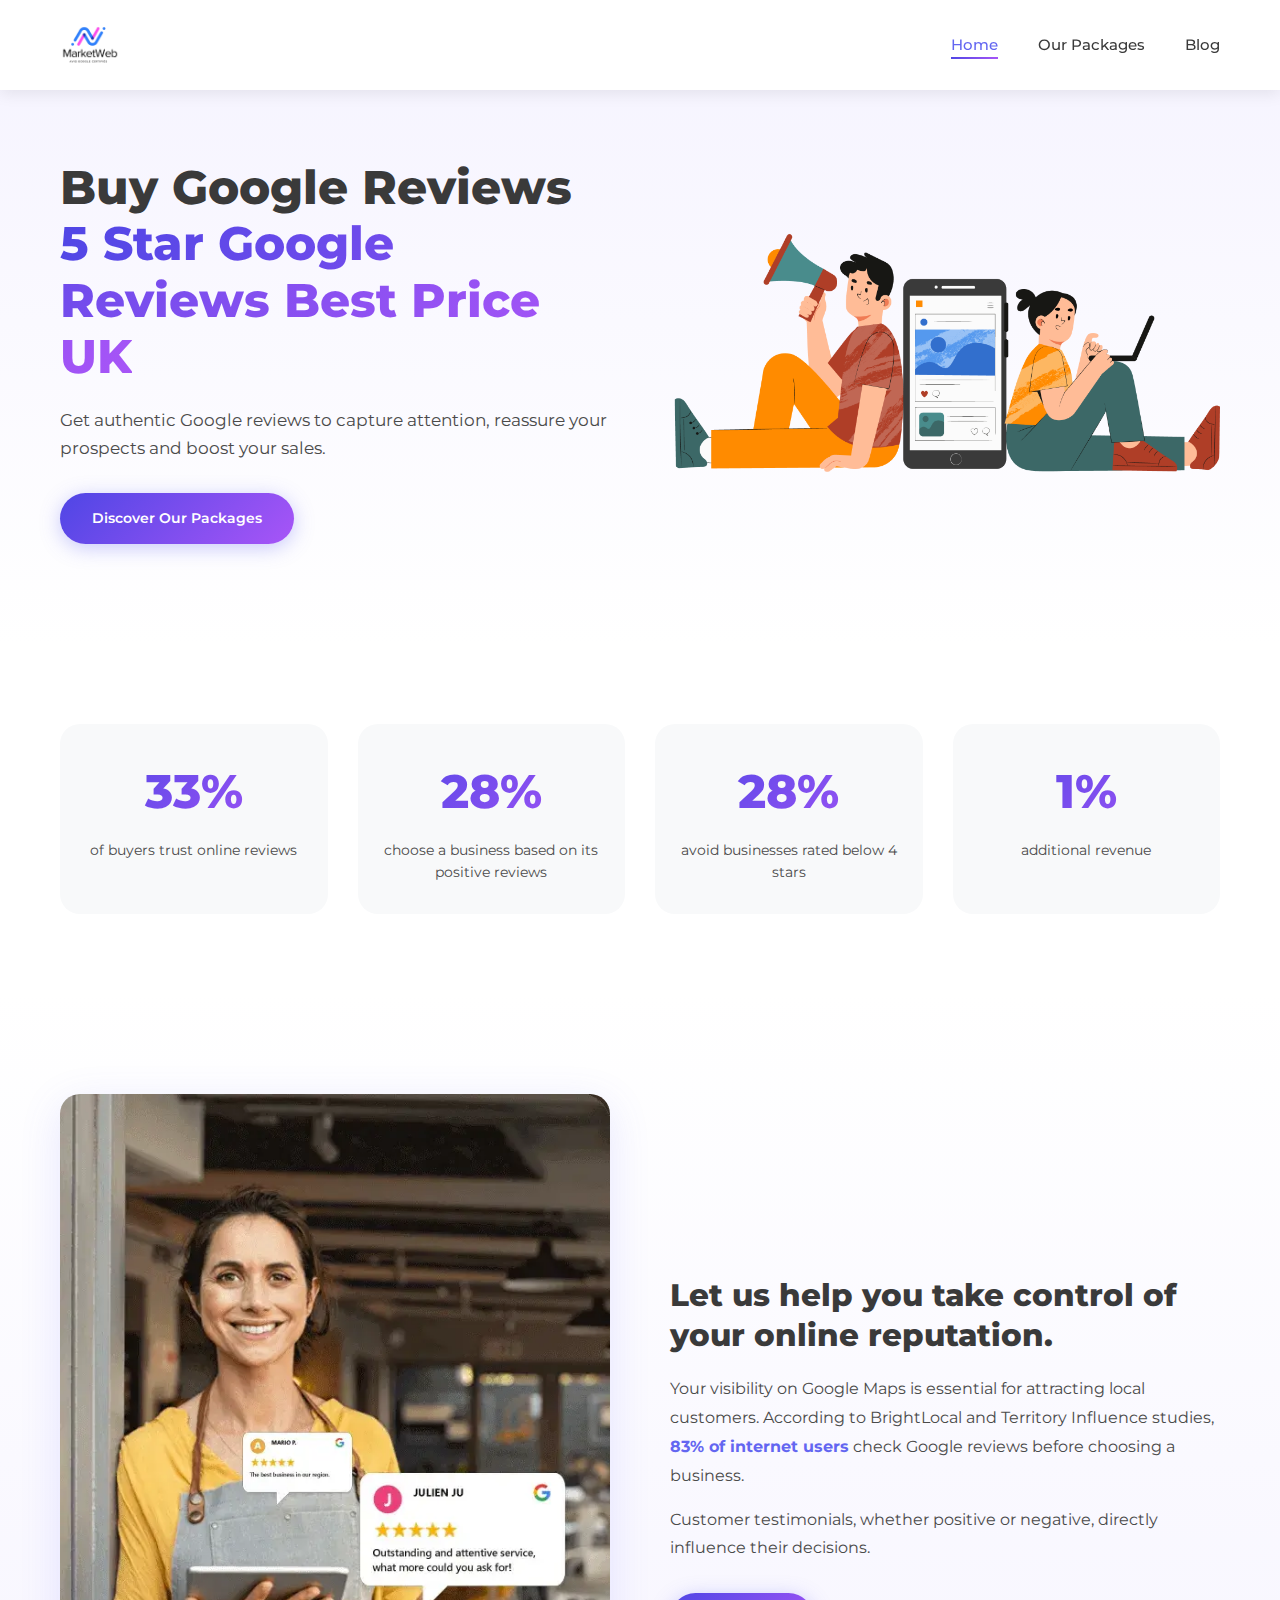
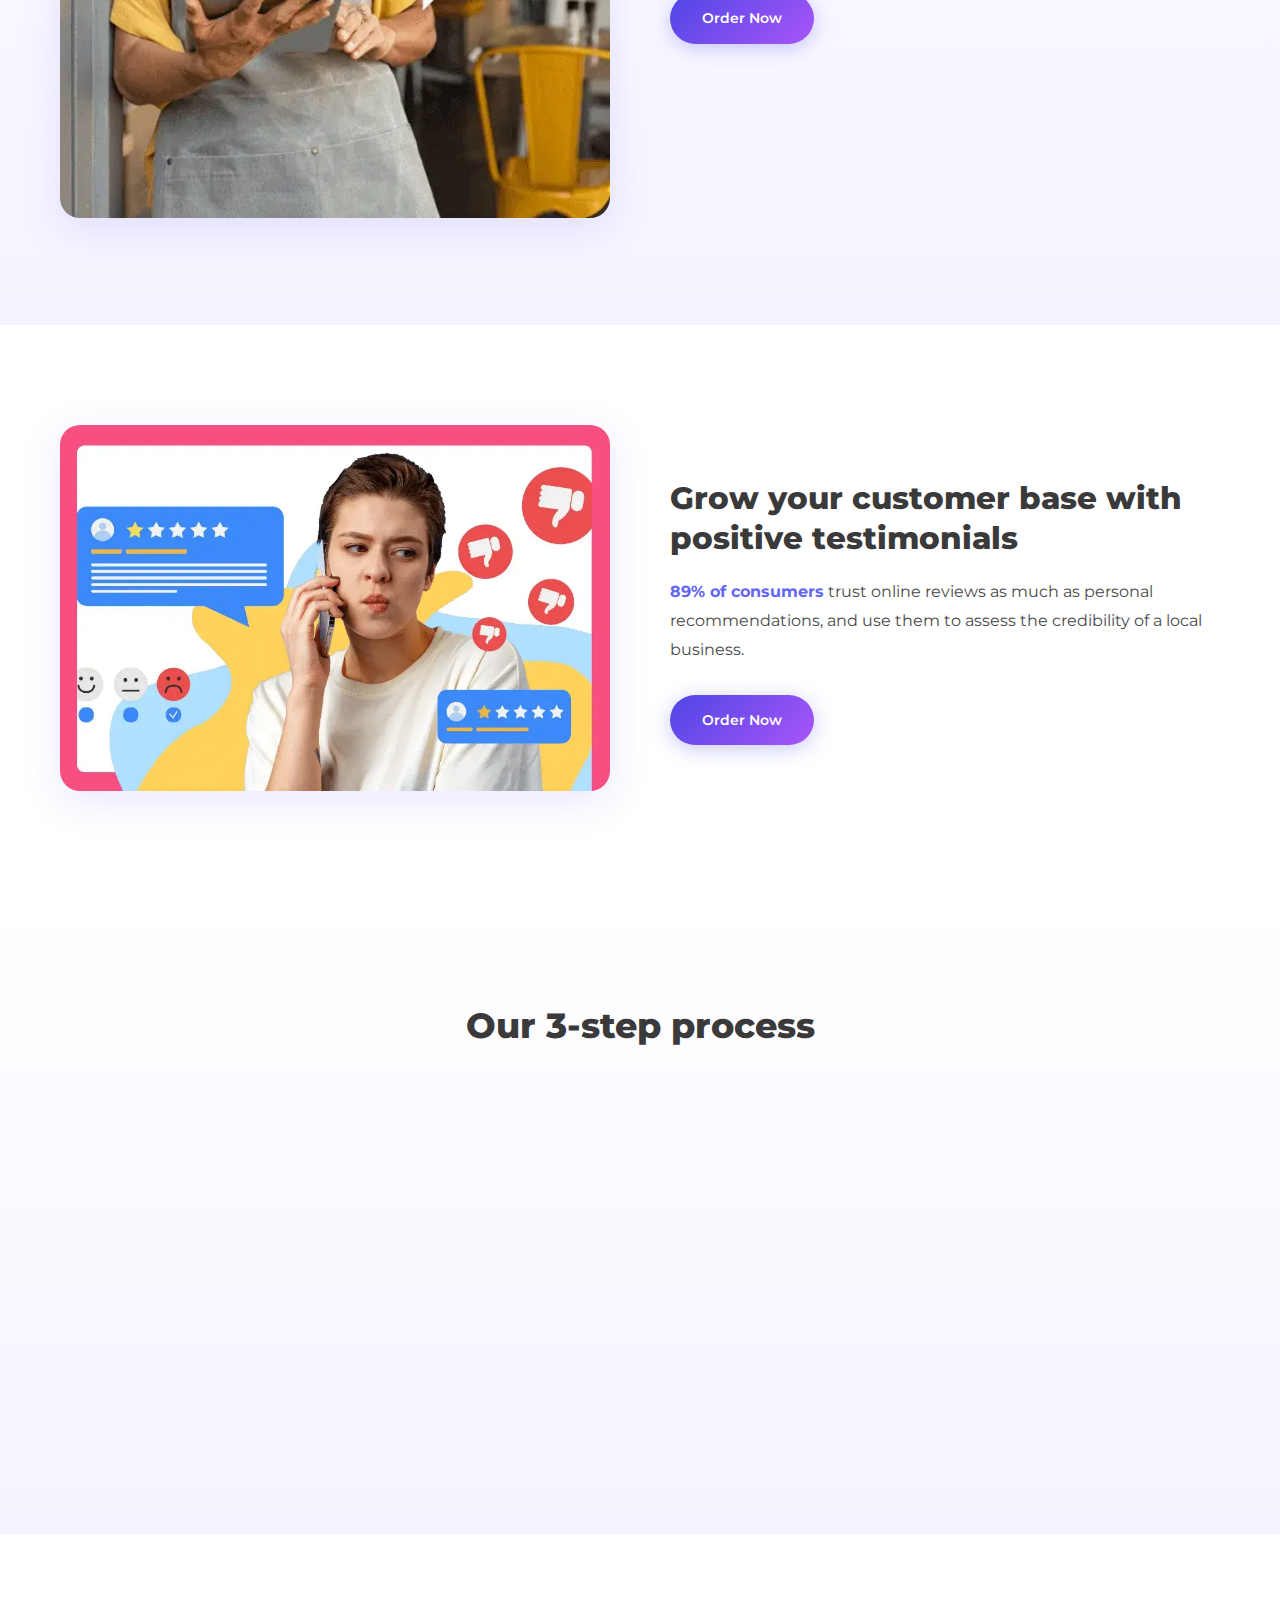
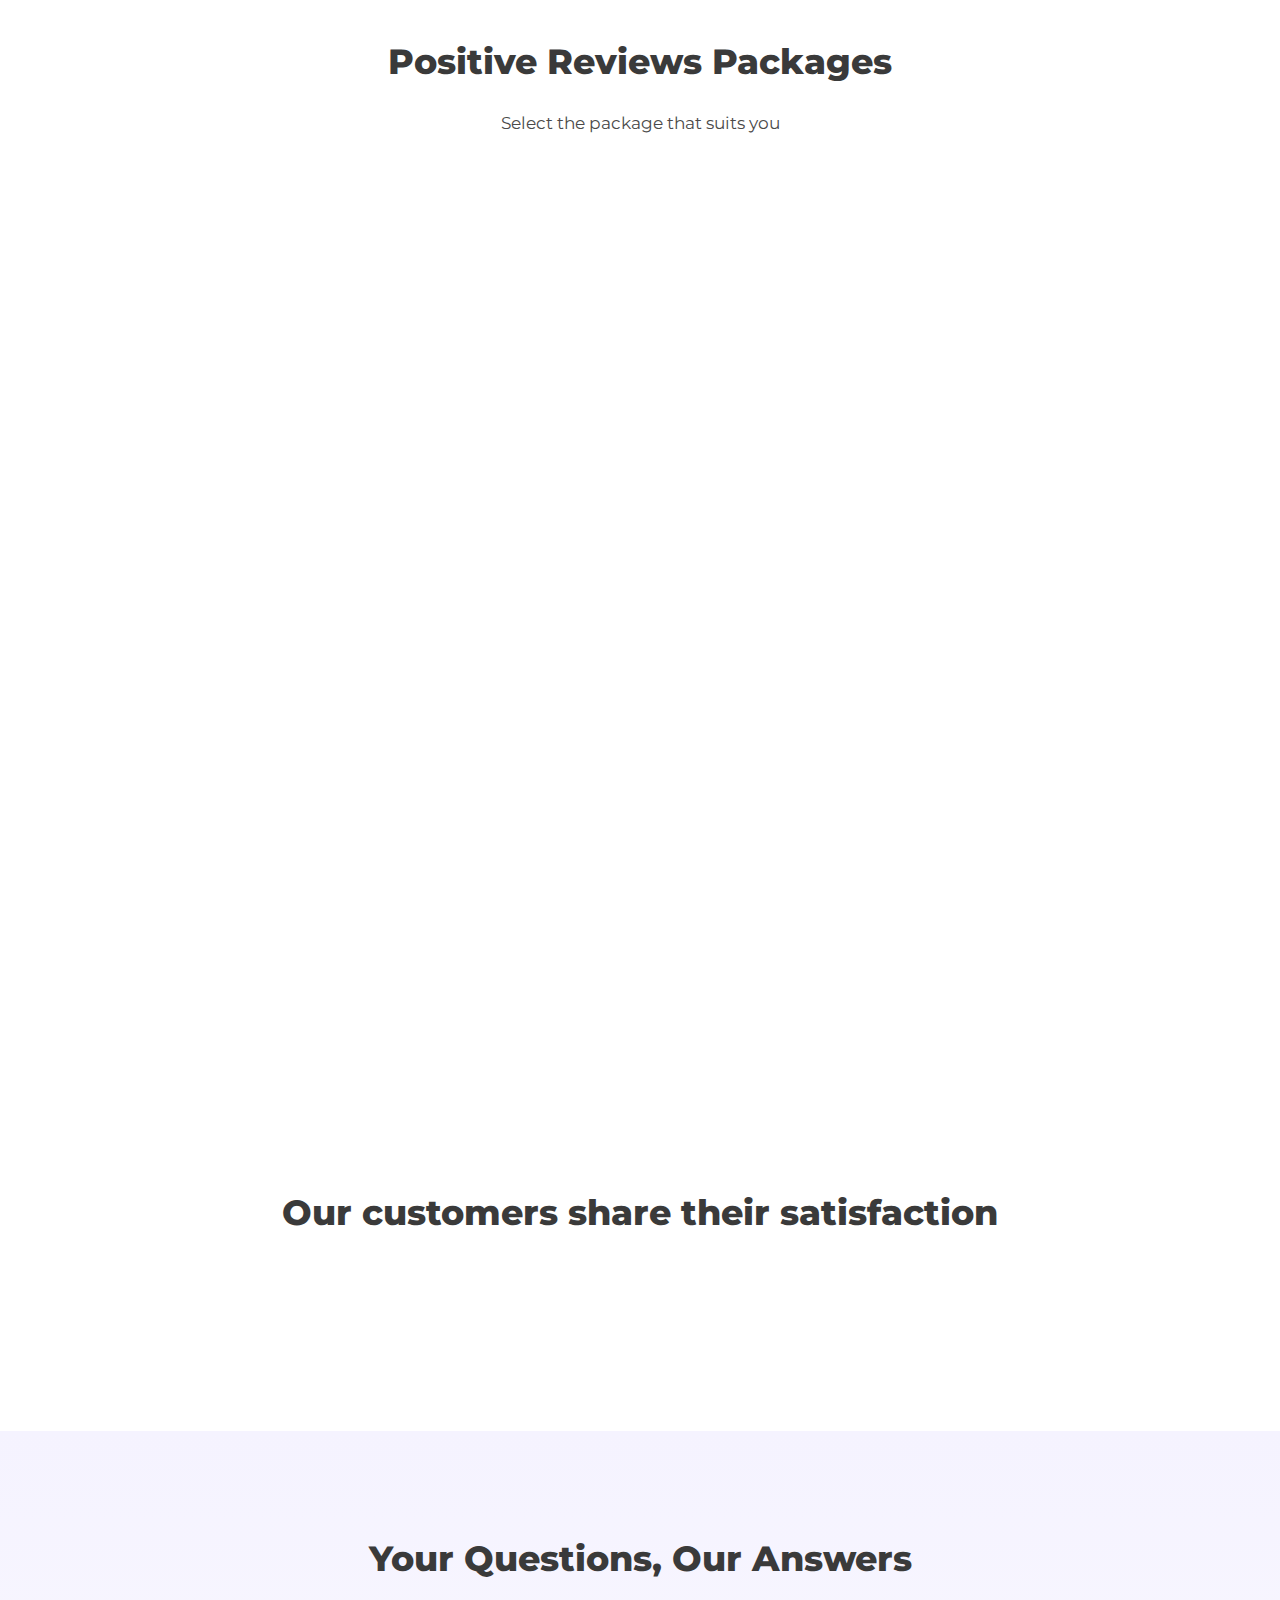
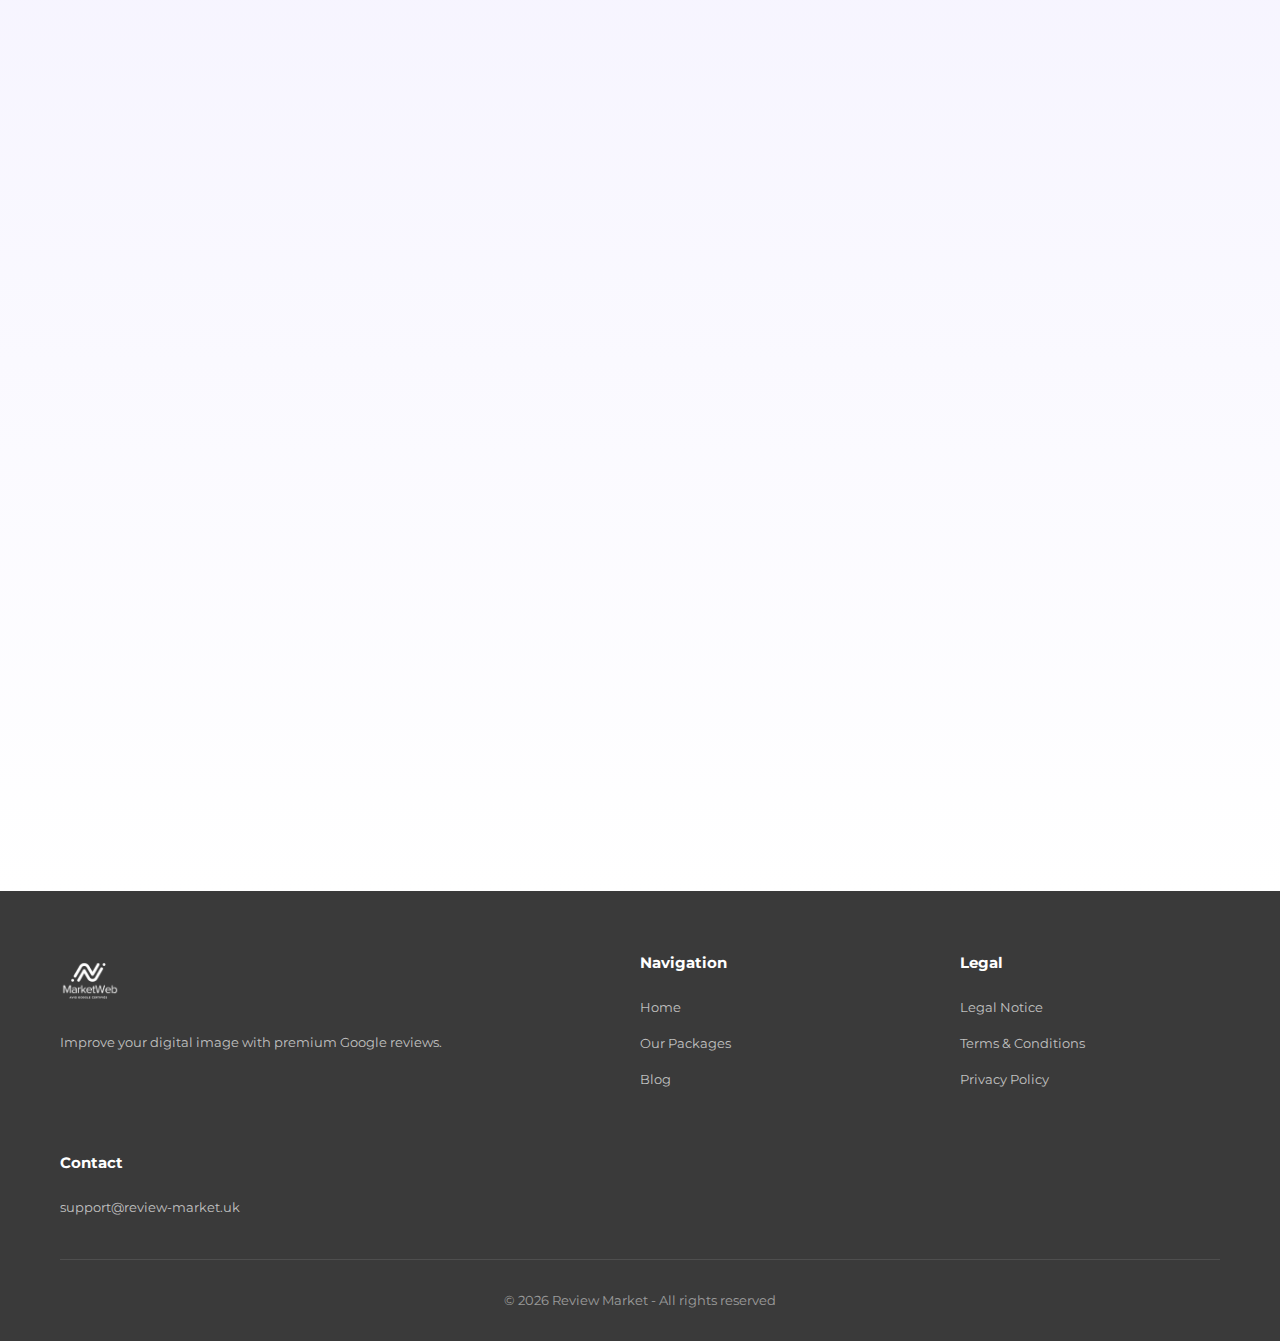
<file: index.html>
<!DOCTYPE html>
<html lang="en">
<head>
    <meta charset="UTF-8">
    <meta name="viewport" content="width=device-width, initial-scale=1.0">
    <meta name="robots" content="index, follow">
    <title>Buy Google Reviews - Google Reviews Best Price UK</title>
    <meta name="description" content="Buy Google reviews 5 stars to boost your reputation. Authentic reviews, lifetime guarantee, gradual delivery. Starting from £79.">
    <link rel="canonical" href="https://review-market.uk"/>
    <link rel="alternate" hreflang="en-GB" href="https://review-market.uk/"/>
    <link rel="alternate" hreflang="x-default" href="https://review-market.uk/"/>
    <meta name="geo.region" content="GB">
    <meta name="geo.placename" content="London, United Kingdom">
    <meta name="geo.position" content="51.5074;-0.1278">
    <meta name="ICBM" content="51.5074, -0.1278">
    <meta property="og:type" content="website">
    <meta property="og:url" content="https://review-market.uk/">
    <meta property="og:title" content="Buy Google Reviews - 5 Star Google Reviews Best Price UK">
    <meta property="og:description" content="Buy Google reviews 5 stars to boost your reputation. Authentic reviews, lifetime guarantee, gradual delivery.">
    <meta property="og:image" content="https://review-market.uk/logo.png">
    <meta property="og:locale" content="en_GB">
    <meta property="og:site_name" content="Review Market">
    <link rel="preconnect" href="https://fonts.googleapis.com">
    <link rel="preconnect" href="https://fonts.gstatic.com" crossorigin>
    <link href="https://fonts.googleapis.com/css2?family=Montserrat:wght@400;500;600;700;800&display=swap" rel="stylesheet">
    <link rel="stylesheet" href="styles.css">
    <link rel="icon" type="image/x-icon" href="/favicon.ico">
    <link rel="shortcut icon" href="/favicon.ico">
    <link rel="apple-touch-icon" type="image/png" sizes="96x96" href="./logo/apple-icon-96x96.png">
    <link rel="icon" type="image/png" sizes="32x32" href="./logo/android-icon-32x32.png">
    <link rel="icon" type="image/png" sizes="96x96" href="./logo/android-icon-96x96.png">
    <meta name="msapplication-TileColor" content="#ffffff">
    <meta name="msapplication-TileImage" content="./logo/ms-icon-96x96.png">
    <script type="application/ld+json">
    {
        "@context": "https://schema.org",
        "@type": "Organization",
        "name": "Review Market",
        "url": "https://review-market.uk/",
        "logo": "https://review-market.uk/logo.png",
        "description": "Buy Google reviews service to improve your online reputation",
        "contactPoint": {
            "@type": "ContactPoint",
            "email": "support@review-market.uk",
            "contactType": "Customer Service",
            "availableLanguage": "English"
        }
    }
    </script>
    <script type="application/ld+json">
    {
        "@context": "https://schema.org",
        "@type": "LocalBusiness",
        "name": "Review Market",
        "url": "https://review-market.uk/",
        "logo": "https://review-market.uk/logo.png",
        "image": "https://review-market.uk/logo.png",
        "description": "Buy Google reviews to boost your online reputation. Authentic reviews, lifetime guarantee, gradual delivery.",
        "email": "support@review-market.uk",
        "address": {
            "@type": "PostalAddress",
            "addressLocality": "London",
            "addressRegion": "England",
            "addressCountry": "GB"
        },
        "geo": {
            "@type": "GeoCoordinates",
            "latitude": "51.5074",
            "longitude": "-0.1278"
        },
        "areaServed": [
            {
                "@type": "Country",
                "name": "United Kingdom"
            },
            {
                "@type": "City",
                "name": "London"
            },
            {
                "@type": "City",
                "name": "Manchester"
            },
            {
                "@type": "City",
                "name": "Birmingham"
            },
            {
                "@type": "City",
                "name": "Leeds"
            },
            {
                "@type": "City",
                "name": "Glasgow"
            },
            {
                "@type": "City",
                "name": "Liverpool"
            },
            {
                "@type": "City",
                "name": "Edinburgh"
            }
        ],
        "priceRange": "££",
        "openingHoursSpecification": {
            "@type": "OpeningHoursSpecification",
            "dayOfWeek": ["Monday", "Tuesday", "Wednesday", "Thursday", "Friday", "Saturday", "Sunday"],
            "opens": "00:00",
            "closes": "23:59"
        }
    }
    </script>
    <script type="application/ld+json">
    {
        "@context": "https://schema.org",
        "@type": "WebSite",
        "name": "Review Market",
        "url": "https://review-market.uk/",
        "potentialAction": {
            "@type": "SearchAction",
            "target": "https://review-market.uk/?s={search_term_string}",
            "query-input": "required name=search_term_string"
        }
    }
    </script>
    <script type="application/ld+json">
    {
        "@context": "https://schema.org",
        "@type": "FAQPage",
        "mainEntity": [
            {
                "@type": "Question",
                "name": "Why are Google reviews important?",
                "acceptedAnswer": {
                    "@type": "Answer",
                    "text": "Google reviews boost your local presence, reassure potential customers and improve your conversion rate. Whether you're based in London, Manchester, Birmingham, Leeds, Glasgow or Edinburgh, a large number of positive reviews naturally generates more leads across the UK."
                }
            },
            {
                "@type": "Question",
                "name": "What impact do reviews have on local SEO?",
                "acceptedAnswer": {
                    "@type": "Answer",
                    "text": "Google's algorithm analyses the volume and quality of your reviews to determine your ranking. Numerous positive reviews propel you to the top of local results and on Google Maps across the United Kingdom."
                }
            },
            {
                "@type": "Question",
                "name": "Are the reviews posted gradually?",
                "acceptedAnswer": {
                    "@type": "Answer",
                    "text": "Absolutely, we publish 1 to 2 reviews daily to ensure an authentic appearance and prevent any risk of flagging. This gradual approach protects your Google listing."
                }
            },
            {
                "@type": "Question",
                "name": "Do you offer a guarantee?",
                "acceptedAnswer": {
                    "@type": "Answer",
                    "text": "We guarantee all our reviews for life. If a review is removed, we replace it free of charge with no time limit."
                }
            },
            {
                "@type": "Question",
                "name": "How do I buy Google reviews?",
                "acceptedAnswer": {
                    "@type": "Answer",
                    "text": "It's simple: choose your package, complete the secure payment, then our team contacts you via WhatsApp to personalise your reviews. The reviews are then published gradually on your Google listing."
                }
            },
            {
                "@type": "Question",
                "name": "Are the reviews written by genuine UK accounts?",
                "acceptedAnswer": {
                    "@type": "Answer",
                    "text": "Yes, all our reviews come from genuine UK Google accounts with UK names. The profiles are well-established and verified to ensure maximum credibility."
                }
            },
            {
                "@type": "Question",
                "name": "How much does it cost to buy Google reviews?",
                "acceptedAnswer": {
                    "@type": "Answer",
                    "text": "Our prices start from £79 for 25 positive reviews (+ 5 free). The more you order, the better the price per review. All our packages include a lifetime guarantee."
                }
            },
            {
                "@type": "Question",
                "name": "Can I provide my own text for the reviews?",
                "acceptedAnswer": {
                    "@type": "Answer",
                    "text": "Absolutely! You can provide your own text and even your own images. Our team can also write personalised reviews tailored to your industry."
                }
            }
        ]
    }
    </script>
    <script type="application/ld+json">
    {
        "@context": "https://schema.org",
        "@type": "ItemList",
        "itemListElement": [
            {
                "@type": "Product",
                "position": 1,
                "name": "Pack 25 Positive Google Reviews",
                "description": "25 five-star Google reviews + 5 free. UK accounts, personalised text, lifetime guarantee.",
                "image": "https://review-market.uk/google-reviews.png",
                "brand": {
                    "@type": "Organization",
                    "name": "Review Market"
                },
                "aggregateRating": {
                    "@type": "AggregateRating",
                    "ratingValue": "4.9",
                    "reviewCount": "187",
                    "bestRating": "5",
                    "worstRating": "1"
                },
                "review": [
                    {
                        "@type": "Review",
                        "author": { "@type": "Person", "name": "James T." },
                        "datePublished": "2025-11-18",
                        "reviewBody": "Excellent service, reviews appeared gradually and looked completely natural. Very satisfied with the result.",
                        "reviewRating": { "@type": "Rating", "ratingValue": "5", "bestRating": "5" }
                    },
                    {
                        "@type": "Review",
                        "author": { "@type": "Person", "name": "Sophie M." },
                        "datePublished": "2025-12-02",
                        "reviewBody": "Quick and professional. My Google listing now has great visibility. Highly recommend.",
                        "reviewRating": { "@type": "Rating", "ratingValue": "5", "bestRating": "5" }
                    }
                ],
                "offers": {
                    "@type": "Offer",
                    "price": "79",
                    "priceCurrency": "GBP",
                    "priceValidUntil": "2026-12-31",
                    "availability": "https://schema.org/InStock",
                    "url": "https://review-market.uk/#offres",
                    "seller": {
                        "@type": "Organization",
                        "name": "Review Market",
                        "address": {
                            "@type": "PostalAddress",
                            "streetAddress": "47 Church Street",
                            "addressLocality": "Manchester",
                            "addressRegion": "Greater Manchester",
                            "postalCode": "M4 1PE",
                            "addressCountry": "GB"
                        }
                    },
                    "shippingDetails": {
                        "@type": "OfferShippingDetails",
                        "shippingRate": {
                            "@type": "MonetaryAmount",
                            "value": "0",
                            "currency": "GBP"
                        },
                        "shippingDestination": {
                            "@type": "DefinedRegion",
                            "addressCountry": "GB"
                        },
                        "deliveryTime": {
                            "@type": "ShippingDeliveryTime",
                            "handlingTime": {
                                "@type": "QuantitativeValue",
                                "minValue": 1,
                                "maxValue": 3,
                                "unitCode": "DAY"
                            },
                            "transitTime": {
                                "@type": "QuantitativeValue",
                                "minValue": 1,
                                "maxValue": 14,
                                "unitCode": "DAY"
                            }
                        }
                    },
                    "hasMerchantReturnPolicy": {
                        "@type": "MerchantReturnPolicy",
                        "applicableCountry": "GB",
                        "returnPolicyCategory": "https://schema.org/MerchantReturnNotPermitted"
                    }
                }
            },
            {
                "@type": "Product",
                "position": 2,
                "name": "Pack 50 Positive Google Reviews",
                "description": "50 five-star Google reviews + 10 free. UK accounts, personalised text, lifetime guarantee.",
                "image": "https://review-market.uk/google-reviews.png",
                "brand": {
                    "@type": "Organization",
                    "name": "Review Market"
                },
                "aggregateRating": {
                    "@type": "AggregateRating",
                    "ratingValue": "4.8",
                    "reviewCount": "234",
                    "bestRating": "5",
                    "worstRating": "1"
                },
                "review": [
                    {
                        "@type": "Review",
                        "author": { "@type": "Person", "name": "Oliver W." },
                        "datePublished": "2025-10-25",
                        "reviewBody": "Great value for 50 reviews. The team was responsive and delivery was smooth. My business profile looks much stronger now.",
                        "reviewRating": { "@type": "Rating", "ratingValue": "5", "bestRating": "5" }
                    },
                    {
                        "@type": "Review",
                        "author": { "@type": "Person", "name": "Emily R." },
                        "datePublished": "2025-11-30",
                        "reviewBody": "Second time ordering. Consistent quality and the reviews look authentic. Would recommend to any business owner.",
                        "reviewRating": { "@type": "Rating", "ratingValue": "5", "bestRating": "5" }
                    }
                ],
                "offers": {
                    "@type": "Offer",
                    "price": "139",
                    "priceCurrency": "GBP",
                    "priceValidUntil": "2026-12-31",
                    "availability": "https://schema.org/InStock",
                    "url": "https://review-market.uk/#offres",
                    "seller": {
                        "@type": "Organization",
                        "name": "Review Market",
                        "address": {
                            "@type": "PostalAddress",
                            "streetAddress": "47 Church Street",
                            "addressLocality": "Manchester",
                            "addressRegion": "Greater Manchester",
                            "postalCode": "M4 1PE",
                            "addressCountry": "GB"
                        }
                    },
                    "shippingDetails": {
                        "@type": "OfferShippingDetails",
                        "shippingRate": {
                            "@type": "MonetaryAmount",
                            "value": "0",
                            "currency": "GBP"
                        },
                        "shippingDestination": {
                            "@type": "DefinedRegion",
                            "addressCountry": "GB"
                        },
                        "deliveryTime": {
                            "@type": "ShippingDeliveryTime",
                            "handlingTime": {
                                "@type": "QuantitativeValue",
                                "minValue": 1,
                                "maxValue": 3,
                                "unitCode": "DAY"
                            },
                            "transitTime": {
                                "@type": "QuantitativeValue",
                                "minValue": 1,
                                "maxValue": 14,
                                "unitCode": "DAY"
                            }
                        }
                    },
                    "hasMerchantReturnPolicy": {
                        "@type": "MerchantReturnPolicy",
                        "applicableCountry": "GB",
                        "returnPolicyCategory": "https://schema.org/MerchantReturnNotPermitted"
                    }
                }
            },
            {
                "@type": "Product",
                "position": 3,
                "name": "Pack 100 Positive Google Reviews",
                "description": "100 five-star Google reviews + 20 free. UK accounts, personalised text, lifetime guarantee.",
                "image": "https://review-market.uk/google-reviews.png",
                "brand": {
                    "@type": "Organization",
                    "name": "Review Market"
                },
                "aggregateRating": {
                    "@type": "AggregateRating",
                    "ratingValue": "4.9",
                    "reviewCount": "312",
                    "bestRating": "5",
                    "worstRating": "1"
                },
                "review": [
                    {
                        "@type": "Review",
                        "author": { "@type": "Person", "name": "Daniel K." },
                        "datePublished": "2025-12-10",
                        "reviewBody": "Best investment for my restaurant. 100 reviews made a huge difference in our Google Maps ranking. Customers keep coming in.",
                        "reviewRating": { "@type": "Rating", "ratingValue": "5", "bestRating": "5" }
                    },
                    {
                        "@type": "Review",
                        "author": { "@type": "Person", "name": "Charlotte B." },
                        "datePublished": "2026-01-05",
                        "reviewBody": "Fantastic service from start to finish. The WhatsApp support was very helpful and reviews were delivered on schedule.",
                        "reviewRating": { "@type": "Rating", "ratingValue": "5", "bestRating": "5" }
                    }
                ],
                "offers": {
                    "@type": "Offer",
                    "price": "239",
                    "priceCurrency": "GBP",
                    "priceValidUntil": "2026-12-31",
                    "availability": "https://schema.org/InStock",
                    "url": "https://review-market.uk/#offres",
                    "seller": {
                        "@type": "Organization",
                        "name": "Review Market",
                        "address": {
                            "@type": "PostalAddress",
                            "streetAddress": "47 Church Street",
                            "addressLocality": "Manchester",
                            "addressRegion": "Greater Manchester",
                            "postalCode": "M4 1PE",
                            "addressCountry": "GB"
                        }
                    },
                    "shippingDetails": {
                        "@type": "OfferShippingDetails",
                        "shippingRate": {
                            "@type": "MonetaryAmount",
                            "value": "0",
                            "currency": "GBP"
                        },
                        "shippingDestination": {
                            "@type": "DefinedRegion",
                            "addressCountry": "GB"
                        },
                        "deliveryTime": {
                            "@type": "ShippingDeliveryTime",
                            "handlingTime": {
                                "@type": "QuantitativeValue",
                                "minValue": 1,
                                "maxValue": 3,
                                "unitCode": "DAY"
                            },
                            "transitTime": {
                                "@type": "QuantitativeValue",
                                "minValue": 1,
                                "maxValue": 14,
                                "unitCode": "DAY"
                            }
                        }
                    },
                    "hasMerchantReturnPolicy": {
                        "@type": "MerchantReturnPolicy",
                        "applicableCountry": "GB",
                        "returnPolicyCategory": "https://schema.org/MerchantReturnNotPermitted"
                    }
                }
            }
        ]
    }
    </script>
</head>
<body>
    <header class="header">
        <div class="container">
            <a href="https://review-market.uk" class="logo">
                <img src="logo.png" alt="buy google reviews" title="buy google reviews" class="logo-img">
            </a>
            <nav class="nav">
                <ul class="nav-list">
                    <li><a href="https://review-market.uk" class="nav-link active">Home</a></li>
                    <li><a href="#offres" class="nav-link">Our Packages</a></li>
                    <li><a href="https://review-market.uk/blog/" class="nav-link">Blog</a></li>
                </ul>
            </nav>
            <button class="menu-toggle" aria-label="Menu">
                <span></span>
                <span></span>
                <span></span>
            </button>
        </div>
    </header>

    <section id="accueil" class="hero">
        <div class="container">
            <div class="hero-content">
                <h1>Buy Google Reviews<br><span class="highlight">5 Star Google Reviews Best Price UK</span></h1>
                <p class="hero-subtitle">Get authentic Google reviews to capture attention, reassure your prospects and boost your sales.</p>
                <a href="#offres" class="btn btn-primary" title="buy google reviews UK">Discover Our Packages</a>
            </div>
            <div class="hero-image">
                <img src="buy-google-reviews-uk.png" alt="buy google reviews UK" title="buy google reviews UK" class="hero-img" loading="eager">
            </div>
        </div>
    </section>

    <section class="stats">
        <div class="container">
            <div class="stat-card">
                <div class="stat-number">89%</div>
                <p>of buyers trust online reviews</p>
            </div>
            <div class="stat-card">
                <div class="stat-number">75%</div>
                <p>choose a business based on its positive reviews</p>
            </div>
            <div class="stat-card">
                <div class="stat-number">75%</div>
                <p>avoid businesses rated below 4 stars</p>
            </div>
            <div class="stat-card">
                <div class="stat-number">+5 to 9%</div>
                <p>additional revenue</p>
            </div>
        </div>
    </section>

    <section class="credibility">
        <div class="container">
            <div class="credibility-image">
                <img src="google-reviews-reputation.webp" alt="buy google reviews best price" title="buy google reviews best price" class="credibility-img" loading="lazy">
            </div>
            <div class="credibility-content">
                <h2>Let us help you take control of your online reputation.</h2>
                <p>Your visibility on Google Maps is essential for attracting local customers. According to BrightLocal and Territory Influence studies, <strong>83% of internet users</strong> check Google reviews before choosing a business.</p>
                <p>Customer testimonials, whether positive or negative, directly influence their decisions.</p>
                <a href="#offres" class="btn btn-primary">Order Now</a>
            </div>
        </div>
    </section>

    <section class="credibility credibility-reverse">
        <div class="container">
            <div class="credibility-content">
                <h2>Grow your customer base with positive testimonials</h2>
                <p><strong>89% of consumers</strong> trust online reviews as much as personal recommendations, and use them to assess the credibility of a local business.</p>
                <a href="#offres" class="btn btn-primary" title="buy google reviews 5 stars">Order Now</a>
            </div>
            <div class="credibility-image">
                <img src="buy-google-reviews-online.webp" alt="buy 5 star google reviews" title="buy 5 star google reviews" class="credibility-img" loading="lazy">
            </div>
        </div>
    </section>

    <section class="how-it-works">
        <div class="container">
            <h2 class="section-title">Our 3-step process</h2>
            <div class="steps">
                <div class="step">
                    <div class="step-icon">
                        <span>1</span>
                    </div>
                    <h3>Choose your package</h3>
                    <p>Select the package that matches your reputation goals. Your order is processed immediately after payment confirmation.</p>
                </div>
                <div class="step">
                    <div class="step-icon">
                        <span>2</span>
                    </div>
                    <h3>WhatsApp consultation</h3>
                    <p>Our team contacts you to gather the details of your business. We then create personalised, credible reviews tailored to your industry.</p>
                </div>
                <div class="step">
                    <div class="step-icon">
                        <span>3</span>
                    </div>
                    <h3>Gradual publication</h3>
                    <p>Reviews appear gradually for a 100% natural effect. Your reputation, brand image and conversions improve day after day.</p>
                </div>
            </div>
        </div>
    </section>

    <section id="offres" class="pricing">
        <div class="container">
            <h2 class="section-title">Positive Reviews Packages</h2>
            <p class="section-subtitle">Select the package that suits you</p>
            <div class="pricing-cards">
                <div class="pricing-card">
                    <div class="pricing-header">
                        <h3>25 Positive Reviews</h3>
                        <div class="pricing-bonus">+ 5 free</div>
                    </div>
                    <div class="pricing-price">
                        <span class="price">£79</span>
                    </div>
                    <ul class="pricing-features">
                        <li><span class="check">✓</span> UK Accounts 🇬🇧</li>
                        <li><span class="check">✓</span> UK Names 🇬🇧</li>
                        <li><span class="check">✓</span> Personalised Text</li>
                        <li><span class="check">✓</span> Provide Your Own Text</li>
                        <li><span class="check">✓</span> Provide Your Own Images</li>
                        <li><span class="check">✓</span> Invoice</li>
                        <li><span class="check">✓</span> Lifetime Guarantee</li>
                        <li><span class="check">✓</span> 1 to 2 reviews/day</li>
                        <li><span class="check">✓</span> 24/7 Customer Support</li>
                    </ul>
                    <a href="https://buy.stripe.com/6oUeVc31x0aYdtEfEjabK0l" class="btn btn-outline" target="_blank" rel="noopener noreferrer">Order Now</a>
                </div>

                <div class="pricing-card featured">
                    <div class="pricing-badge">Popular</div>
                    <div class="pricing-header">
                        <h3>50 Positive Reviews</h3>
                        <div class="pricing-bonus">+ 10 free</div>
                    </div>
                    <div class="pricing-price">
                        <span class="price">£139</span>
                    </div>
                    <ul class="pricing-features">
                        <li><span class="check">✓</span> UK Accounts 🇬🇧</li>
                        <li><span class="check">✓</span> UK Names 🇬🇧</li>
                        <li><span class="check">✓</span> Personalised Text</li>
                        <li><span class="check">✓</span> Provide Your Own Text</li>
                        <li><span class="check">✓</span> Provide Your Own Images</li>
                        <li><span class="check">✓</span> Invoice</li>
                        <li><span class="check">✓</span> Lifetime Guarantee</li>
                        <li><span class="check">✓</span> 1 to 2 reviews/day</li>
                        <li><span class="check">✓</span> 24/7 Customer Support</li>
                    </ul>
                    <a href="https://buy.stripe.com/cNi8wO59F8HufBM1NtabK0k" class="btn btn-primary" title="buy google reviews best price" target="_blank" rel="noopener noreferrer">Order Now</a>
                </div>

                <div class="pricing-card">
                    <div class="pricing-header">
                        <h3>100 Positive Reviews</h3>
                        <div class="pricing-bonus">+ 20 free</div>
                    </div>
                    <div class="pricing-price">
                        <span class="price">£239</span>
                    </div>
                    <ul class="pricing-features">
                        <li><span class="check">✓</span> UK Accounts 🇬🇧</li>
                        <li><span class="check">✓</span> UK Names 🇬🇧</li>
                        <li><span class="check">✓</span> Personalised Text</li>
                        <li><span class="check">✓</span> Provide Your Own Text</li>
                        <li><span class="check">✓</span> Provide Your Own Images</li>
                        <li><span class="check">✓</span> Invoice</li>
                        <li><span class="check">✓</span> Lifetime Guarantee</li>
                        <li><span class="check">✓</span> 1 to 2 reviews/day</li>
                        <li><span class="check">✓</span> 24/7 Customer Support</li>
                    </ul>
                    <a href="https://buy.stripe.com/14AcN4by3e1OfBMeAfabK0j" title="buy google reviews UK" class="btn btn-outline" target="_blank" rel="noopener noreferrer">Order Now</a>
                </div>
            </div>
        </div>
    </section>

    <section class="testimonials">
        <div class="container">
            <h2 class="section-title">Our customers share their satisfaction</h2>
            <div class="testimonials-grid">
                <div class="testimonial-card">
                    <img src="google-reviews-testimonial-1.webp" alt="buy google reviews for my business" title="buy google reviews for my business" class="testimonial-img" loading="lazy">
                </div>
                <div class="testimonial-card">
                    <img src="google-reviews-testimonial-2.webp" alt="buy google reviews UK" title="buy google reviews UK" class="testimonial-img" loading="lazy">
                </div>
                <div class="testimonial-card">
                    <img src="google-reviews-testimonial-3.webp" alt="buy positive google reviews" title="buy positive google reviews" class="testimonial-img" loading="lazy">
                </div>
                <div class="testimonial-card">
                    <img src="google-reviews-testimonial-4.webp" alt="buy google reviews" title="buy google reviews" class="testimonial-img" loading="lazy">
                </div>
                <div class="testimonial-card">
                    <img src="google-reviews-testimonial-5.webp" alt="buy 5 star google reviews" title="buy 5 star google reviews" class="testimonial-img" loading="lazy">
                </div>
            </div>
        </div>
    </section>

    <section class="faq">
        <div class="container">
            <h2 class="section-title">Your Questions, Our Answers</h2>
            <div class="faq-list">
                <div class="faq-item">
                    <button class="faq-question">
                        <span>Why are Google reviews important?</span>
                        <span class="faq-icon">+</span>
                    </button>
                    <div class="faq-answer">
                        <p>Google reviews boost your local presence, reassure potential customers and improve your conversion rate. Whether you're based in London, Manchester, Birmingham, Leeds, Glasgow or Edinburgh, a large number of positive reviews naturally generates more leads across the UK.</p>
                    </div>
                </div>
                <div class="faq-item">
                    <button class="faq-question">
                        <span>What impact do reviews have on local SEO?</span>
                        <span class="faq-icon">+</span>
                    </button>
                    <div class="faq-answer">
                        <p>Google's algorithm analyses the volume and quality of your reviews to determine your ranking. Numerous positive reviews propel you to the top of local results and on Google Maps across the United Kingdom.</p>
                    </div>
                </div>
                <div class="faq-item">
                    <button class="faq-question">
                        <span>Are the reviews posted gradually?</span>
                        <span class="faq-icon">+</span>
                    </button>
                    <div class="faq-answer">
                        <p>Absolutely, we publish 1 to 2 reviews daily to ensure an authentic appearance and prevent any risk of flagging. This gradual approach protects your Google listing.</p>
                    </div>
                </div>
                <div class="faq-item">
                    <button class="faq-question">
                        <span>Do you offer a guarantee?</span>
                        <span class="faq-icon">+</span>
                    </button>
                    <div class="faq-answer">
                        <p>We guarantee all our reviews for life. If a review is removed, we replace it free of charge with no time limit.</p>
                    </div>
                </div>
                <div class="faq-item">
                    <button class="faq-question">
                        <span>How do I buy Google reviews?</span>
                        <span class="faq-icon">+</span>
                    </button>
                    <div class="faq-answer">
                        <p>It's simple: choose your package, complete the secure payment, then our team contacts you via WhatsApp to personalise your reviews. The reviews are then published gradually on your Google listing.</p>
                    </div>
                </div>
                <div class="faq-item">
                    <button class="faq-question">
                        <span>Are the reviews written by genuine UK accounts?</span>
                        <span class="faq-icon">+</span>
                    </button>
                    <div class="faq-answer">
                        <p>Yes, all our reviews come from genuine UK Google accounts with UK names. The profiles are well-established and verified to ensure maximum credibility.</p>
                    </div>
                </div>
                <div class="faq-item">
                    <button class="faq-question">
                        <span>How much does it cost to buy Google reviews?</span>
                        <span class="faq-icon">+</span>
                    </button>
                    <div class="faq-answer">
                        <p>Our prices start from £79 for 25 positive reviews (+ 5 free). The more you order, the better the price per review. All our packages include a lifetime guarantee.</p>
                    </div>
                </div>
                <div class="faq-item">
                    <button class="faq-question">
                        <span>Can I provide my own text for the reviews?</span>
                        <span class="faq-icon">+</span>
                    </button>
                    <div class="faq-answer">
                        <p>Absolutely! You can provide your own text and even your own images. Our team can also write personalised reviews tailored to your industry.</p>
                    </div>
                </div>
            </div>
        </div>
    </section>

    <footer class="footer">
        <div class="container">
            <div class="footer-content">
                <div class="footer-brand">
                                <a href="https://review-market.uk" class="logo">
                        <img src="logo.png" alt="buy google reviews for business" title="buy google reviews for business" class="logo-img">
                    </a>
                    <p>Improve your digital image with premium Google reviews.</p>
                </div>
                <div class="footer-links">
                    <h4>Navigation</h4>
                    <ul>
                        <li><a href="https://review-market.uk">Home</a></li>
                        <li><a href="#offres">Our Packages</a></li>
                        <li><a href="https://review-market.uk/blog/">Blog</a></li>
                    </ul>
                </div>
                <div class="footer-links">
                    <h4>Legal</h4>
                    <ul>
                        <li><a href="#">Legal Notice</a></li>
                        <li><a href="#">Terms & Conditions</a></li>
                        <li><a href="#">Privacy Policy</a></li>
                    </ul>
                </div>
                <div class="footer-links">
                    <h4>Contact</h4>
                    <ul>
                        <li><a href="mailto:support@review-market.uk">support@review-market.uk</a></li>
                    </ul>
                </div>
            </div>
            <div class="footer-bottom">
                <p>&copy; 2026 Review Market - All rights reserved</p>
            </div>
        </div>
    </footer>

    <script>
        document.addEventListener('DOMContentLoaded', function() {

            const menuToggle = document.querySelector('.menu-toggle');
            const nav = document.querySelector('.nav');

            if (menuToggle && nav) {
                menuToggle.addEventListener('click', function() {
                    nav.classList.toggle('active');
                    menuToggle.classList.toggle('active');
                });

                const navLinks = document.querySelectorAll('.nav-link:not(.nav-item.dropdown > .nav-link)');
                navLinks.forEach(link => {
                    link.addEventListener('click', function() {
                        nav.classList.remove('active');
                        menuToggle.classList.remove('active');
                    });
                });
            }

            const anchorLinks = document.querySelectorAll('a[href^="#"]');

            anchorLinks.forEach(link => {
                link.addEventListener('click', function(e) {
                    e.preventDefault();
                    const targetId = this.getAttribute('href');
                    const targetElement = document.querySelector(targetId);

                    if (targetElement) {
                        const headerHeight = document.querySelector('.header').offsetHeight;
                        const targetPosition = targetElement.offsetTop - headerHeight;

                        window.scrollTo({
                            top: targetPosition,
                            behavior: 'smooth'
                        });
                    }
                });
            });

            const faqItems = document.querySelectorAll('.faq-item');

            faqItems.forEach(item => {
                const question = item.querySelector('.faq-question');

                question.addEventListener('click', function() {
                    faqItems.forEach(otherItem => {
                        if (otherItem !== item && otherItem.classList.contains('active')) {
                            otherItem.classList.remove('active');
                        }
                    });

                    item.classList.toggle('active');
                });
            });

            const sections = document.querySelectorAll('section[id]');
            const navLinksAll = document.querySelectorAll('.nav-link');

            function updateActiveNav() {
                const scrollPosition = window.scrollY + 100;

                sections.forEach(section => {
                    const sectionTop = section.offsetTop;
                    const sectionHeight = section.offsetHeight;
                    const sectionId = section.getAttribute('id');

                    if (scrollPosition >= sectionTop && scrollPosition < sectionTop + sectionHeight) {
                        navLinksAll.forEach(link => {
                            link.classList.remove('active');
                            if (link.getAttribute('href') === '#' + sectionId) {
                                link.classList.add('active');
                            }
                        });
                    }
                });
            }

            window.addEventListener('scroll', updateActiveNav);

            const header = document.querySelector('.header');

            function updateHeader() {
                if (window.scrollY > 50) {
                    header.style.boxShadow = '0 4px 20px rgba(0, 0, 0, 0.1)';
                } else {
                    header.style.boxShadow = '0 4px 15px rgba(0, 0, 0, 0.08)';
                }
            }

            window.addEventListener('scroll', updateHeader);

            const animateElements = document.querySelectorAll('.stat-card, .step, .pricing-card, .testimonial-card, .blog-card, .faq-item');

            const observerOptions = {
                threshold: 0.1,
                rootMargin: '0px 0px -50px 0px'
            };

            const observer = new IntersectionObserver(function(entries) {
                entries.forEach(entry => {
                    if (entry.isIntersecting) {
                        entry.target.style.opacity = '1';
                        entry.target.style.transform = 'translateY(0)';
                    }
                });
            }, observerOptions);

            animateElements.forEach(element => {
                element.style.opacity = '0';
                element.style.transform = 'translateY(30px)';
                element.style.transition = 'opacity 0.6s ease, transform 0.6s ease';
                observer.observe(element);
            });

            const statNumbers = document.querySelectorAll('.stat-number');
            let animated = false;

            function animateCounters() {
                if (animated) return;

                statNumbers.forEach(stat => {
                    const target = parseInt(stat.textContent);
                    let current = 0;
                    const increment = target / 50;
                    const duration = 2000;
                    const stepTime = duration / 50;

                    const counter = setInterval(() => {
                        current += increment;
                        if (current >= target) {
                            stat.textContent = target + '%';
                            clearInterval(counter);
                        } else {
                            stat.textContent = Math.floor(current) + '%';
                        }
                    }, stepTime);
                });

                animated = true;
            }

            const statsSection = document.querySelector('.stats');
            if (statsSection) {
                const statsObserver = new IntersectionObserver((entries) => {
                    entries.forEach(entry => {
                        if (entry.isIntersecting) {
                            animateCounters();
                        }
                    });
                }, { threshold: 0.5 });

                statsObserver.observe(statsSection);
            }

        });
    </script>
</body>
</html>
</file>
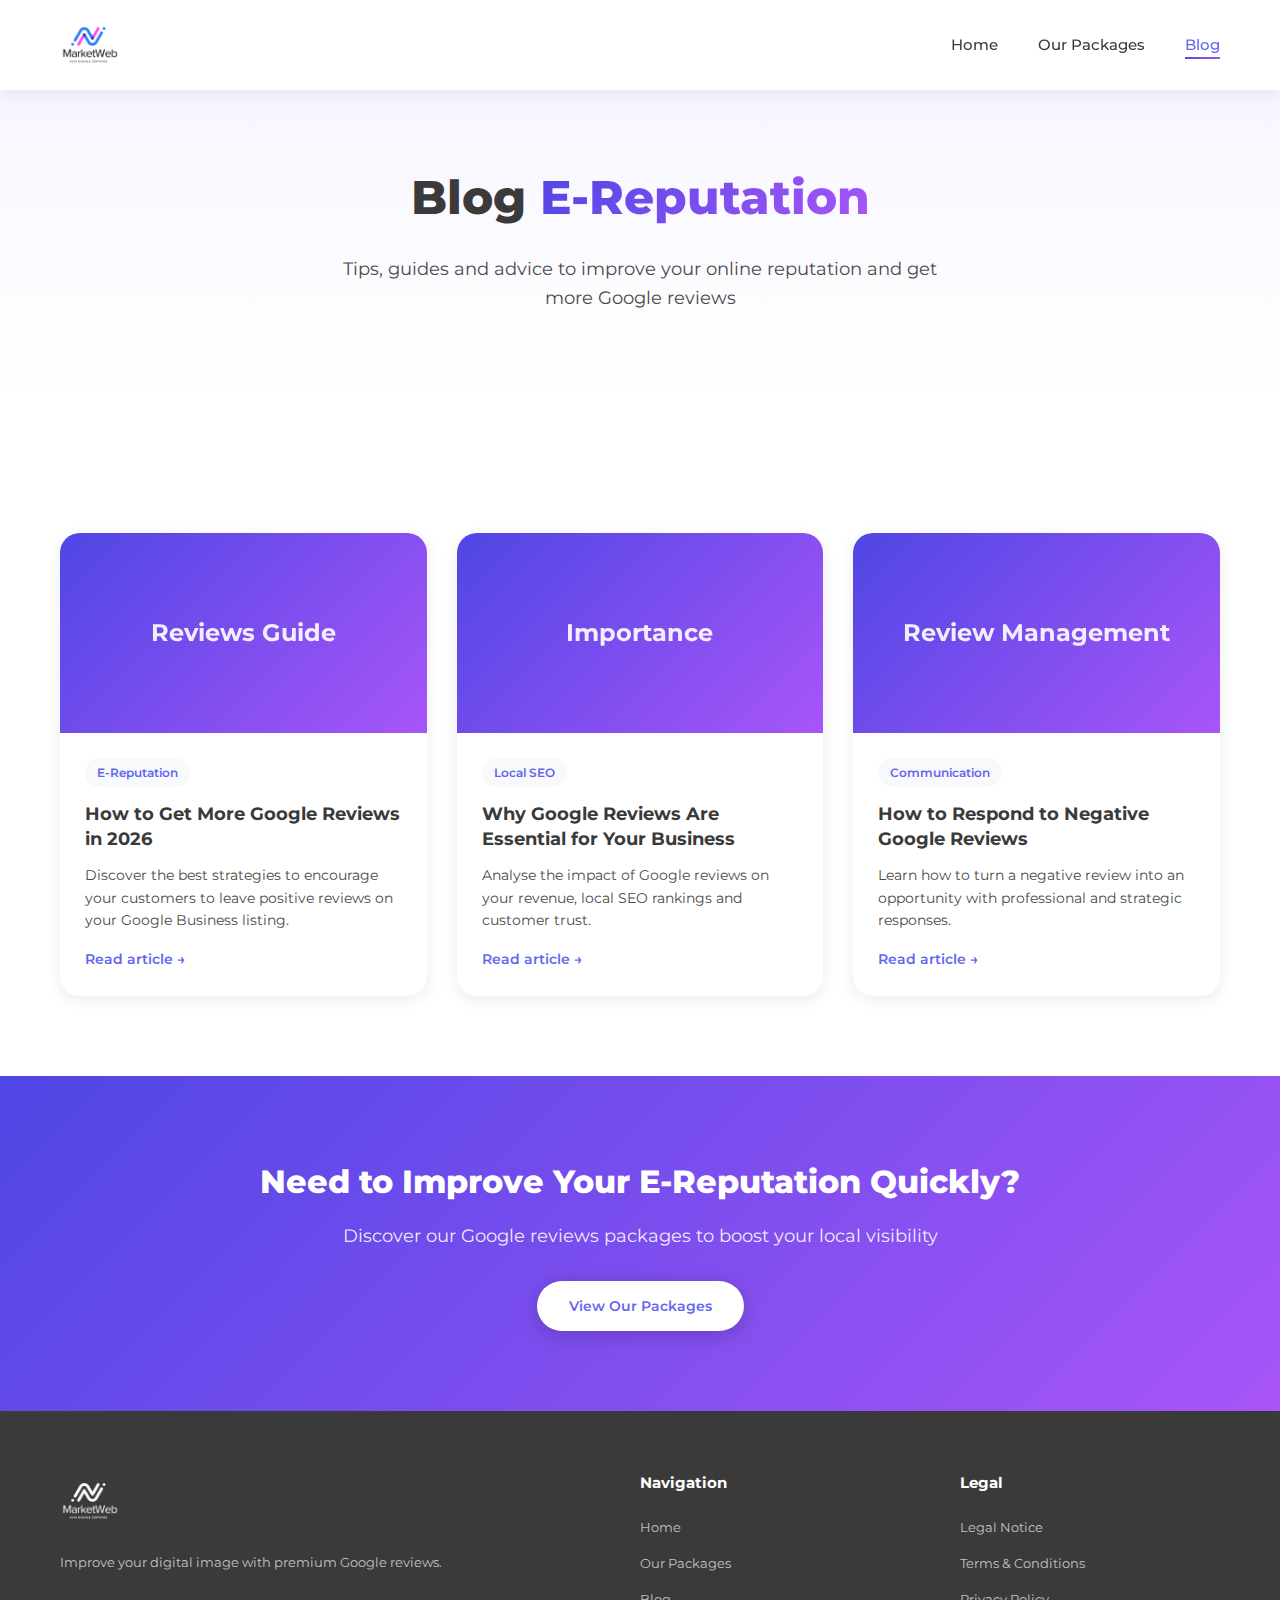
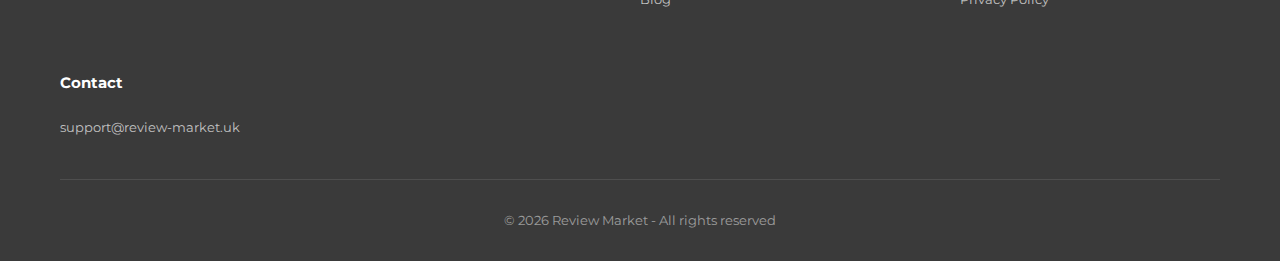
<file: blog/index.html>
<!DOCTYPE html>
<html lang="en">
<head>
    <meta charset="UTF-8">
    <meta name="viewport" content="width=device-width, initial-scale=1.0">
    <meta name="robots" content="index, follow">
    <title>Google Reviews Blog - E-Reputation Tips & Local SEO | Review Market</title>
    <meta name="description" content="Discover our tips to improve your e-reputation, get more Google reviews and boost your local SEO. Guides and SEO tips.">
    <link rel="canonical" href="https://review-market.uk/blog/"/>
    <link rel="alternate" hreflang="en-GB" href="https://review-market.uk/blog/"/>
    <link rel="alternate" hreflang="x-default" href="https://review-market.uk/blog/"/>
    <meta name="geo.region" content="GB">
    <meta name="geo.placename" content="London, United Kingdom">
    <meta name="geo.position" content="51.5074;-0.1278">
    <meta name="ICBM" content="51.5074, -0.1278">
    <meta property="og:type" content="website">
    <meta property="og:url" content="https://review-market.uk/blog/">
    <meta property="og:title" content="Google Reviews Blog - E-Reputation Tips & Local SEO">
    <meta property="og:description" content="Discover our tips to improve your e-reputation, get more Google reviews and boost your local SEO.">
    <meta property="og:image" content="https://review-market.uk/logo.png">
    <meta property="og:locale" content="en_GB">
    <meta property="og:site_name" content="Review Market">
    <link rel="preconnect" href="https://fonts.googleapis.com">
    <link rel="preconnect" href="https://fonts.gstatic.com" crossorigin>
    <link href="https://fonts.googleapis.com/css2?family=Montserrat:wght@400;500;600;700;800&display=swap" rel="stylesheet">
    <link rel="stylesheet" href="../styles.css">
    <link rel="stylesheet" href="blog.css">
    <link rel="icon" type="image/x-icon" href="/favicon.ico">
    <script type="application/ld+json">
    {
        "@context": "https://schema.org",
        "@type": "Blog",
        "name": "Review Market Blog",
        "description": "Tips and guides to improve your e-reputation and get more Google reviews",
        "url": "https://review-market.uk/blog/",
        "publisher": {
            "@type": "Organization",
            "name": "Review Market",
            "logo": {
                "@type": "ImageObject",
                "url": "https://review-market.uk/logo.png"
            }
        }
    }
    </script>
</head>
<body>
    <header class="header">
        <div class="container">
            <a href="https://review-market.uk" class="logo">
                <img src="../logo.png" alt="Google Reviews" title="Google Reviews" class="logo-img">
            </a>
            <nav class="nav">
                <ul class="nav-list">
                    <li><a href="https://review-market.uk" class="nav-link">Home</a></li>
                    <li><a href="https://review-market.uk#offres" class="nav-link">Our Packages</a></li>
                    <li><a href="https://review-market.uk/blog/" class="nav-link active">Blog</a></li>
                </ul>
            </nav>
            <button class="menu-toggle" aria-label="Menu">
                <span></span>
                <span></span>
                <span></span>
            </button>
        </div>
    </header>

    <section class="blog-hero">
        <div class="container">
            <h1>Blog <span class="highlight">E-Reputation</span></h1>
            <p class="blog-hero-subtitle">Tips, guides and advice to improve your online reputation and get more Google reviews</p>
        </div>
    </section>

    <section class="blog-listing">
        <div class="container">
            <div class="blog-grid">
                <article class="blog-card">
                    <a href="how-to-get-more-google-reviews.html">
                        <div class="blog-image">
                            <span class="blog-placeholder">Reviews Guide</span>
                        </div>
                        <div class="blog-content">
                            <span class="blog-category">E-Reputation</span>
                            <h2>How to Get More Google Reviews in 2026</h2>
                            <p>Discover the best strategies to encourage your customers to leave positive reviews on your Google Business listing.</p>
                            <span class="blog-link">Read article &rarr;</span>
                        </div>
                    </a>
                </article>

                <article class="blog-card">
                    <a href="importance-google-reviews-business.html">
                        <div class="blog-image">
                            <span class="blog-placeholder">Importance</span>
                        </div>
                        <div class="blog-content">
                            <span class="blog-category">Local SEO</span>
                            <h2>Why Google Reviews Are Essential for Your Business</h2>
                            <p>Analyse the impact of Google reviews on your revenue, local SEO rankings and customer trust.</p>
                            <span class="blog-link">Read article &rarr;</span>
                        </div>
                    </a>
                </article>

                <article class="blog-card">
                    <a href="respond-negative-google-reviews.html">
                        <div class="blog-image">
                            <span class="blog-placeholder">Review Management</span>
                        </div>
                        <div class="blog-content">
                            <span class="blog-category">Communication</span>
                            <h2>How to Respond to Negative Google Reviews</h2>
                            <p>Learn how to turn a negative review into an opportunity with professional and strategic responses.</p>
                            <span class="blog-link">Read article &rarr;</span>
                        </div>
                    </a>
                </article>
            </div>
        </div>
    </section>

    <section class="cta-section">
        <div class="container">
            <h2>Need to Improve Your E-Reputation Quickly?</h2>
            <p>Discover our Google reviews packages to boost your local visibility</p>
            <a href="https://review-market.uk#offres" class="btn btn-primary">View Our Packages</a>
        </div>
    </section>

    <footer class="footer">
        <div class="container">
            <div class="footer-content">
                <div class="footer-brand">
                    <a href="https://review-market.uk" class="logo">
                        <img src="../logo.png" alt="Buy Google Business Reviews" title="Buy Google Business Reviews" class="logo-img">
                    </a>
                    <p>Improve your digital image with premium Google reviews.</p>
                </div>
                <div class="footer-links">
                    <h4>Navigation</h4>
                    <ul>
                        <li><a href="https://review-market.uk">Home</a></li>
                        <li><a href="https://review-market.uk#offres">Our Packages</a></li>
                        <li><a href="https://review-market.uk/blog/">Blog</a></li>
                    </ul>
                </div>
                <div class="footer-links">
                    <h4>Legal</h4>
                    <ul>
                        <li><a href="#">Legal Notice</a></li>
                        <li><a href="#">Terms & Conditions</a></li>
                        <li><a href="#">Privacy Policy</a></li>
                    </ul>
                </div>
                <div class="footer-links">
                    <h4>Contact</h4>
                    <ul>
                        <li><a href="mailto:support@review-market.uk">support@review-market.uk</a></li>
                    </ul>
                </div>
            </div>
            <div class="footer-bottom">
                <p>&copy; 2026 Review Market - All rights reserved</p>
            </div>
        </div>
    </footer>

    <script>
        document.addEventListener('DOMContentLoaded', function() {
            const menuToggle = document.querySelector('.menu-toggle');
            const nav = document.querySelector('.nav');

            if (menuToggle && nav) {
                menuToggle.addEventListener('click', function() {
                    nav.classList.toggle('active');
                    menuToggle.classList.toggle('active');
                });
            }

            const dropdowns = document.querySelectorAll('.nav-item.dropdown');
            dropdowns.forEach(dropdown => {
                const dropdownLink = dropdown.querySelector('.nav-link');
                dropdownLink.addEventListener('click', function(e) {
                    if (window.innerWidth <= 768) {
                        e.preventDefault();
                        dropdown.classList.toggle('active');
                    }
                });
            });
        });
    </script>
</body>
</html>
</file>
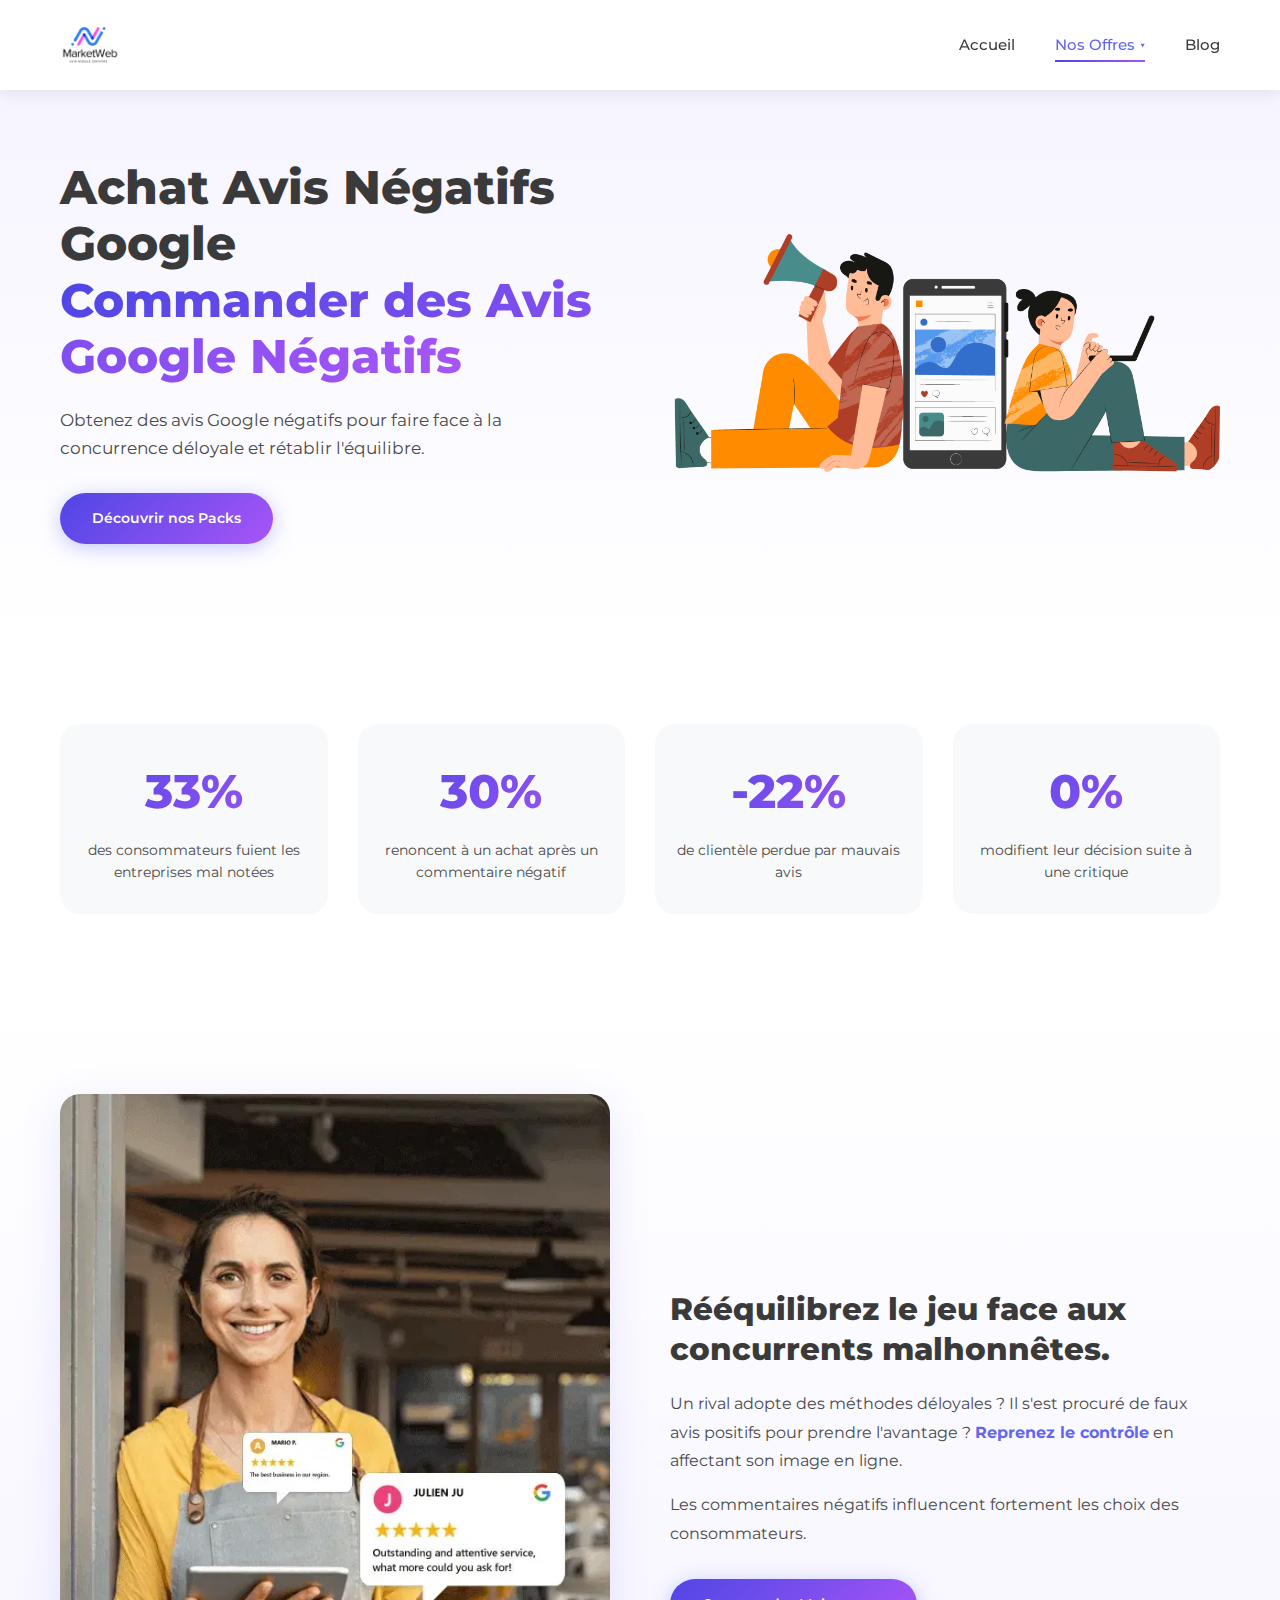
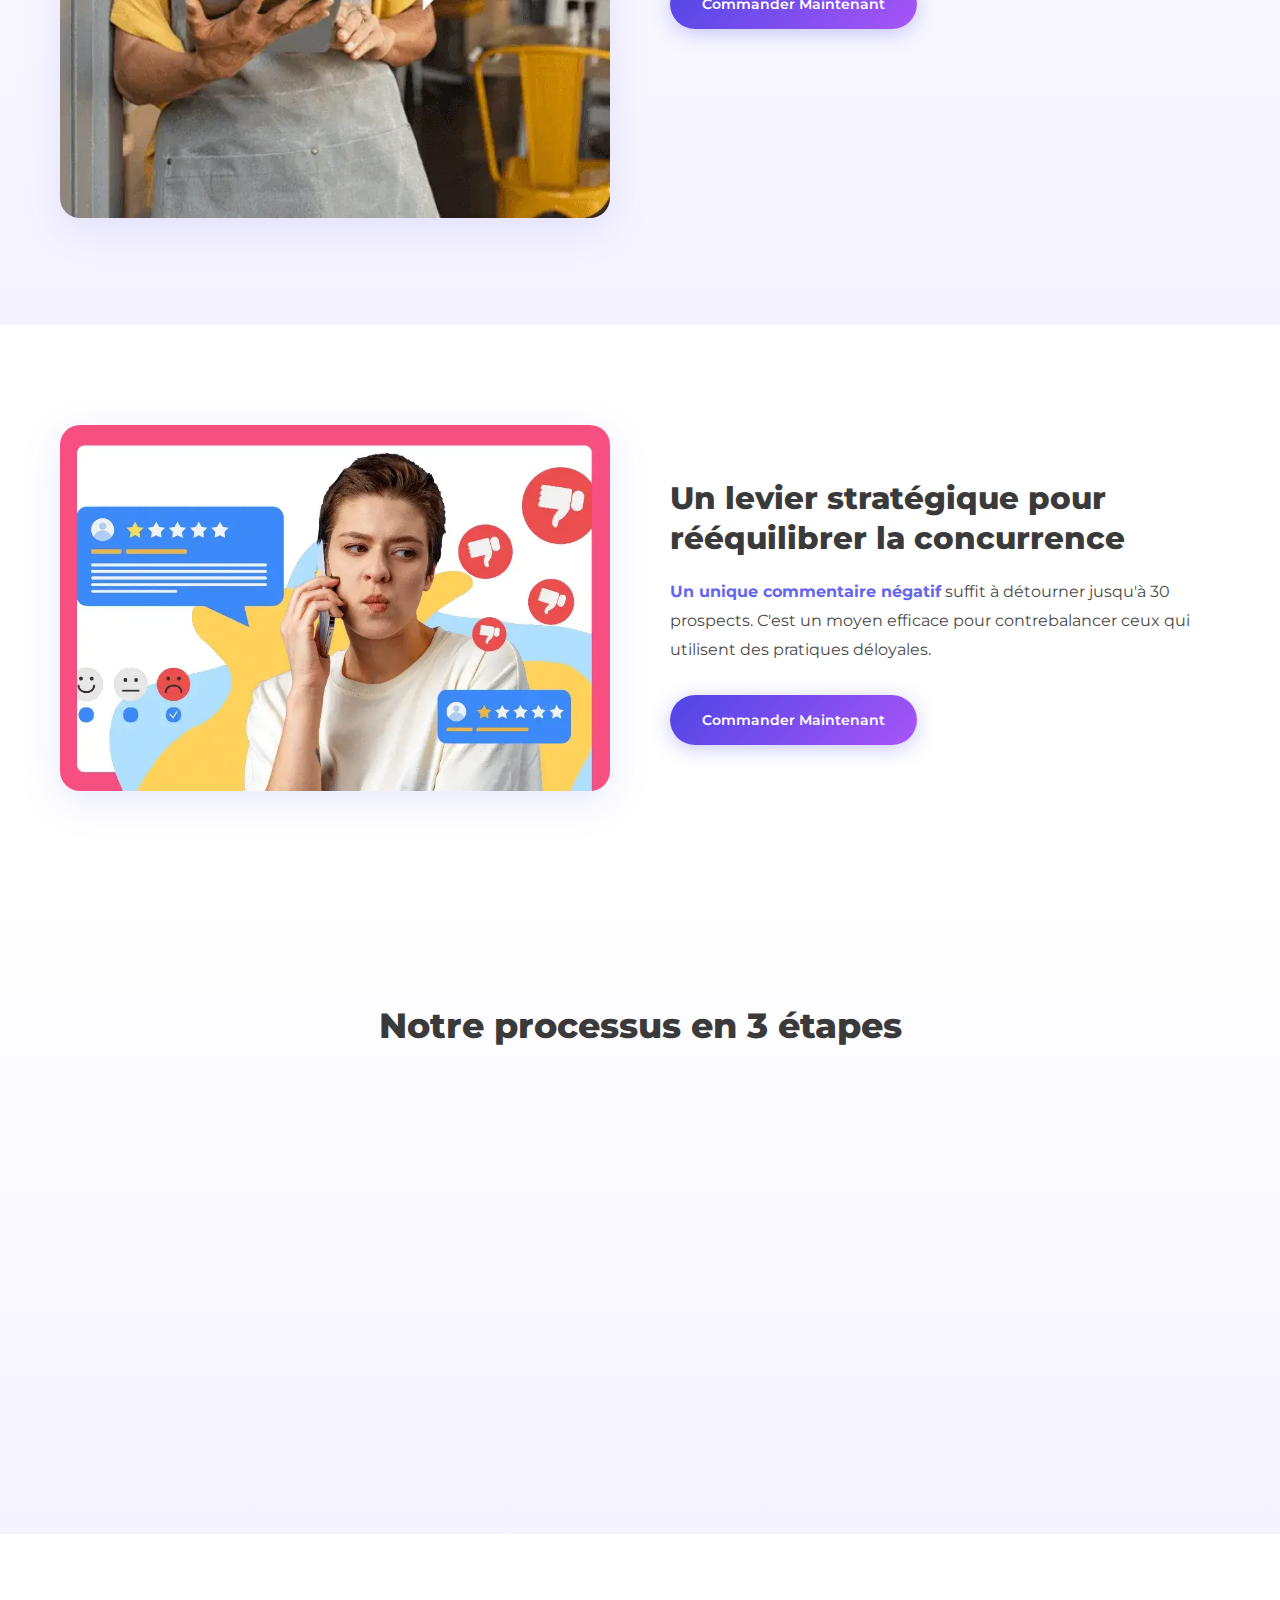
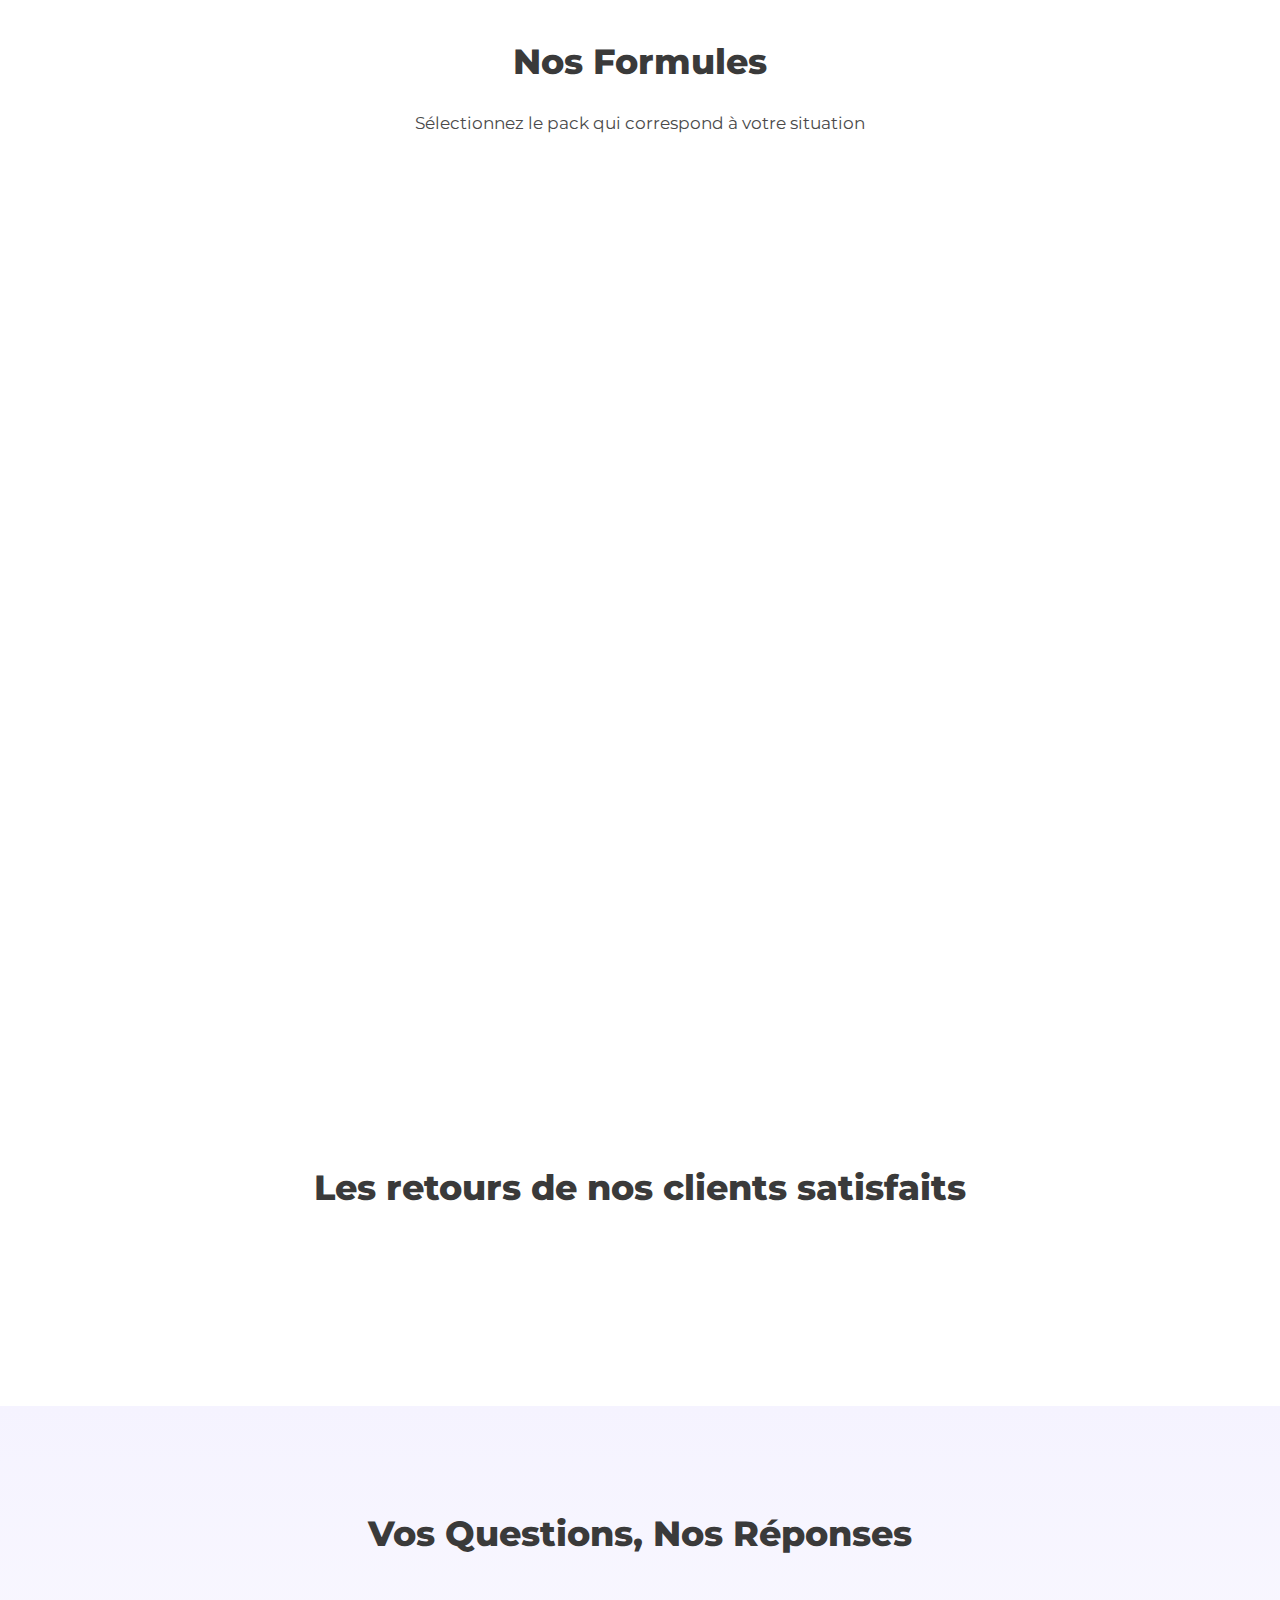
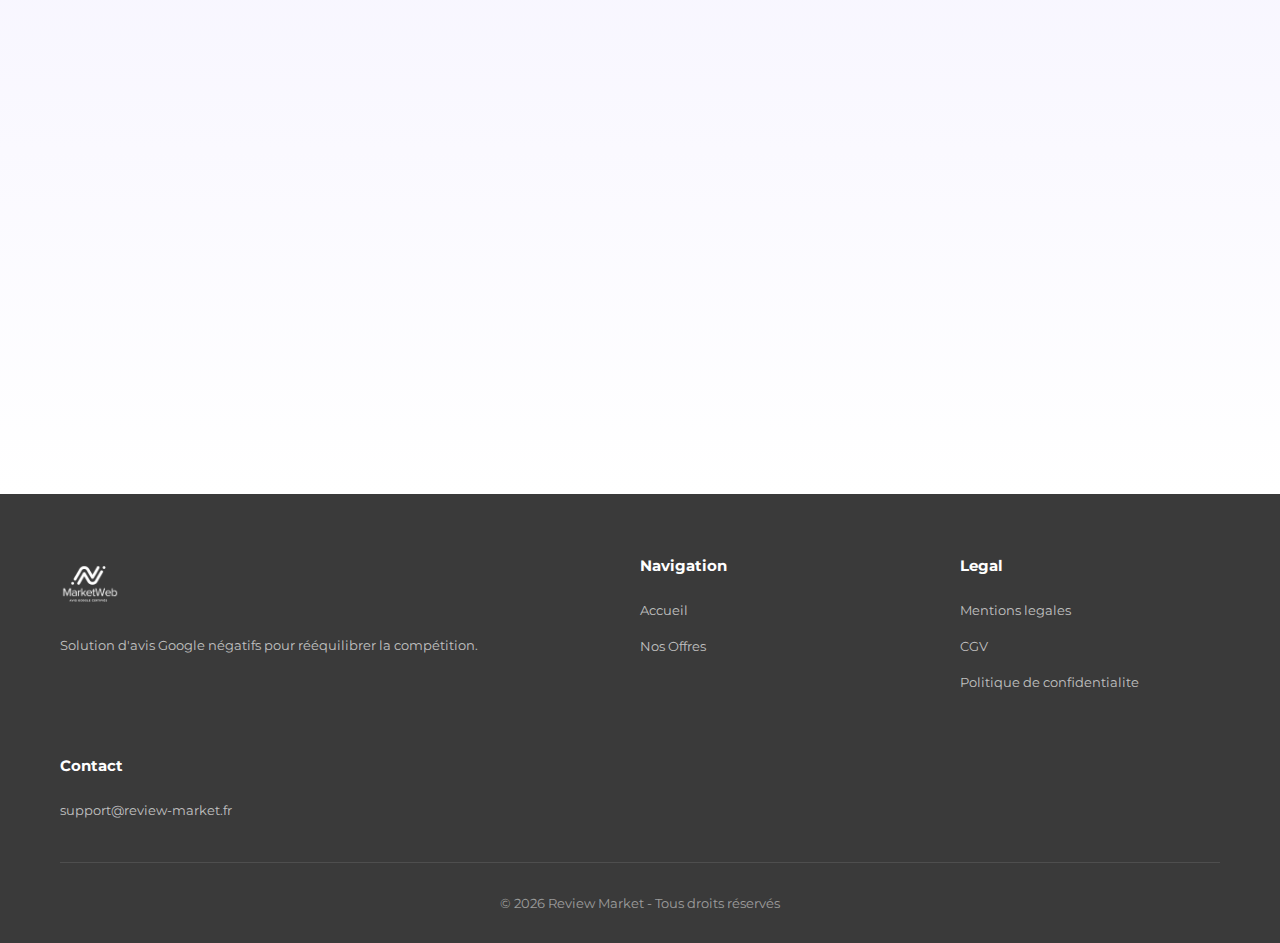
<file: acheter-avis-negatif-google.html>
<!DOCTYPE html>
<html lang="fr">
<head>
    <meta charset="UTF-8">
    <meta name="viewport" content="width=device-width, initial-scale=1.0">
    <meta name="robots" content="index, follow">
    <title>Achat Avis Négatifs Google - Commander des Avis Google Négatifs</title>
    <meta name="description" content="Achetez des avis Google negatifs pour reequilibrer la concurrence deloyale. Comptes verifies, livraison progressive, garantie remplacement.">
    <link rel="canonical" href="https://review-market.fr/acheter-avis-negatif-google.html"/>
    <!-- Open Graph / Facebook -->
    <meta property="og:type" content="website">
    <meta property="og:url" content="https://review-market.fr/acheter-avis-negatif-google.html">
    <meta property="og:title" content="Achat Avis Negatifs Google - Commander des Avis Google Negatifs">
    <meta property="og:description" content="Achetez des avis Google negatifs pour reequilibrer la concurrence deloyale. Comptes verifies, livraison progressive.">
    <meta property="og:image" content="https://review-market.fr/logo.png">
    <meta property="og:locale" content="fr_FR">
    <meta property="og:site_name" content="Review Market">
    <link rel="preconnect" href="https://fonts.googleapis.com">
    <link rel="preconnect" href="https://fonts.gstatic.com" crossorigin>
    <link href="https://fonts.googleapis.com/css2?family=Montserrat:wght@400;500;600;700;800&display=swap" rel="stylesheet">
    <link rel="stylesheet" href="styles.css">
    <link rel="icon" type="image/x-icon" href="/favicon.ico">
    <link rel="shortcut icon" href="/favicon.ico">
    <link rel="apple-touch-icon" type="image/png" sizes="96x96" href="./logo/apple-icon-96x96.png">
    <link rel="icon" type="image/png" sizes="32x32" href="./logo/android-icon-32x32.png">
    <link rel="icon" type="image/png" sizes="96x96" href="./logo/android-icon-96x96.png">
    <meta name="msapplication-TileColor" content="#ffffff">
    <meta name="msapplication-TileImage" content="./logo/ms-icon-32x32.png">
    <meta name="msapplication-TileImage" content="./logo/ms-icon-96x96.png">
    <!-- Schema.org JSON-LD -->
    <script type="application/ld+json">
    {
        "@context": "https://schema.org",
        "@type": "Organization",
        "name": "Review Market",
        "url": "https://review-market.fr",
        "logo": "https://review-market.fr/logo.png",
        "description": "Service d'achat d'avis Google pour ameliorer votre e-reputation",
        "contactPoint": {
            "@type": "ContactPoint",
            "email": "support@review-market.fr",
            "contactType": "Customer Service",
            "availableLanguage": "French"
        }
    }
    </script>
    <script type="application/ld+json">
    {
        "@context": "https://schema.org",
        "@type": "FAQPage",
        "mainEntity": [
            {
                "@type": "Question",
                "name": "Quel est l'interet d'acheter des avis negatifs ?",
                "acceptedAnswer": {
                    "@type": "Answer",
                    "text": "Les avis negatifs servent a contrebalancer une concurrence malhonnete. Lorsqu'un rival utilise des tactiques deloyales a votre encontre, cela permet de reequilibrer la situation."
                }
            },
            {
                "@type": "Question",
                "name": "Les commentaires sont-ils authentiques ?",
                "acceptedAnswer": {
                    "@type": "Answer",
                    "text": "Absolument, nous travaillons avec des comptes anciens et verifies dotes de profils realistes. Les commentaires sont rediges de facon credible et diversifiee pour paraitre naturels."
                }
            },
            {
                "@type": "Question",
                "name": "Les avis sont-ils publies progressivement ?",
                "acceptedAnswer": {
                    "@type": "Answer",
                    "text": "Oui, nous publions les avis de maniere graduelle pour garantir un rendu naturel et eviter tout signalement. Cette approche est la plus securisee et la plus performante."
                }
            },
            {
                "@type": "Question",
                "name": "Proposez-vous une garantie ?",
                "acceptedAnswer": {
                    "@type": "Answer",
                    "text": "Nous garantissons le remplacement de tout avis supprime. Si un commentaire venait a disparaitre, nous le remplacons sans frais supplementaires."
                }
            }
        ]
    }
    </script>
    <script type="application/ld+json">
    {
        "@context": "https://schema.org",
        "@type": "ItemList",
        "itemListElement": [
            {
                "@type": "Product",
                "position": 1,
                "name": "Pack 5 Avis Google Negatifs",
                "description": "5 avis Google negatifs. Comptes anciens verifies, textes personnalises, garantie remplacement.",
                "offers": {
                    "@type": "Offer",
                    "price": "20",
                    "priceCurrency": "EUR",
                    "availability": "https://schema.org/InStock"
                }
            },
            {
                "@type": "Product",
                "position": 2,
                "name": "Pack 10 Avis Google Negatifs",
                "description": "10 avis Google negatifs. Comptes anciens verifies, textes personnalises, garantie remplacement.",
                "offers": {
                    "@type": "Offer",
                    "price": "30",
                    "priceCurrency": "EUR",
                    "availability": "https://schema.org/InStock"
                }
            },
            {
                "@type": "Product",
                "position": 3,
                "name": "Pack 20 Avis Google Negatifs",
                "description": "20 avis Google negatifs. Comptes anciens verifies, textes personnalises, garantie remplacement.",
                "offers": {
                    "@type": "Offer",
                    "price": "50",
                    "priceCurrency": "EUR",
                    "availability": "https://schema.org/InStock"
                }
            }
        ]
    }
    </script>
</head>
<body>
    <header class="header">
        <div class="container">
                        <a href="https://review-market.fr" class="logo">
                <img src="logo.png" alt="Avis Google" title="Avis Google" class="logo-img">
            </a>
            <nav class="nav">
                <ul class="nav-list">
                    <li><a href="https://review-market.fr" class="nav-link">Accueil</a></li>
                    <li class="nav-item dropdown">
                        <a href="#" class="nav-link active">Nos Offres <span class="dropdown-arrow">▼</span></a>
                        <div class="dropdown-menu">
                            <a href="https://review-market.fr#offres">Avis Positifs</a>
                            <a href="acheter-avis-negatif-google.html#offres">Avis Négatifs</a>
                            <a href="supprimer-avis-google.html#offres">Supprimer Avis</a>
                        </div>
                    </li>
                    <li><a href="https://review-market.fr/blog/" class="nav-link">Blog</a></li>
                </ul>
            </nav>
            <button class="menu-toggle" aria-label="Menu">
                <span></span>
                <span></span>
                <span></span>
            </button>
        </div>
    </header>

    <section id="accueil" class="hero">
        <div class="container">
            <div class="hero-content">
                <h1>Achat Avis Négatifs Google<br><span class="highlight">Commander des Avis Google Négatifs</span></h1>
                <p class="hero-subtitle">Obtenez des avis Google négatifs pour faire face à la concurrence déloyale et rétablir l'équilibre.</p>
                <a href="#offres" class="btn btn-primary" title="acheter des avis google negatifs">Découvrir nos Packs</a>
            </div>
            <div class="hero-image">
                <img src="image-hero.png" alt="acheter avis google negatifs" title="acheter avis google negatifs" class="hero-img" loading="eager">
            </div>
        </div>
    </section>

    <section class="stats">
        <div class="container">
            <div class="stat-card">
                <div class="stat-number">94%</div>
                <p>des consommateurs fuient les entreprises mal notées</p>
            </div>
            <div class="stat-card">
                <div class="stat-number">86%</div>
                <p>renoncent à un achat après un commentaire négatif</p>
            </div>
            <div class="stat-card">
                <div class="stat-number">-22%</div>
                <p>de clientèle perdue par mauvais avis</p>
            </div>
            <div class="stat-card">
                <div class="stat-number">1 sur 3</div>
                <p>modifient leur décision suite à une critique</p>
            </div>
        </div>
    </section>

    <section class="credibility">
        <div class="container">
            <div class="credibility-image">
                <img src="img-left-1-1.webp" alt="achat avis google negatif" title="acheter avis google negatifs" class="credibility-img" loading="lazy">
            </div>
            <div class="credibility-content">
                <h2>Rééquilibrez le jeu face aux concurrents malhonnêtes.</h2>
                <p>Un rival adopte des méthodes déloyales ? Il s'est procuré de faux avis positifs pour prendre l'avantage ? <strong>Reprenez le contrôle</strong> en affectant son image en ligne.</p>
                <p>Les commentaires négatifs influencent fortement les choix des consommateurs.</p>
                <a href="#offres" class="btn btn-primary">Commander Maintenant</a>
            </div>
        </div>
    </section>

    <section class="credibility credibility-reverse">
        <div class="container">
            <div class="credibility-content">
                <h2>Un levier stratégique pour rééquilibrer la concurrence</h2>
                <p><strong>Un unique commentaire négatif</strong> suffit à détourner jusqu'à 30 prospects. C'est un moyen efficace pour contrebalancer ceux qui utilisent des pratiques déloyales.</p>
                <a href="#offres" class="btn btn-primary" title="achat">Commander Maintenant</a>
            </div>
            <div class="credibility-image">
                <img src="style2.webp" alt="achat avis google negatif" title="achat avis google negatif" class="credibility-img" loading="lazy">
            </div>
        </div>
    </section>

    <section class="how-it-works">
        <div class="container">
            <h2 class="section-title">Notre processus en 3 étapes</h2>
            <div class="steps">
                <div class="step">
                    <div class="step-icon">
                        <span>1</span>
                    </div>
                    <h3>Choisissez votre formule</h3>
                    <p>Optez pour le nombre d'avis négatifs souhaité. Votre demande est traitée dès la confirmation du paiement.</p>
                </div>
                <div class="step">
                    <div class="step-icon">
                        <span>2</span>
                    </div>
                    <h3>Échange via WhatsApp</h3>
                    <p>Notre équipe vous contacte pour collecter les informations sur l'établissement visé. Nous rédigeons des commentaires authentiques et convaincants.</p>
                </div>
                <div class="step">
                    <div class="step-icon">
                        <span>3</span>
                    </div>
                    <h3>Publication progressive</h3>
                    <p>Les avis négatifs apparaissent graduellement pour un aspect 100% naturel. L'effet sur l'image de la cible se fait sentir rapidement.</p>
                </div>
            </div>
        </div>
    </section>

    <section id="offres" class="pricing">
        <div class="container">
            <h2 class="section-title">Nos Formules</h2>
            <p class="section-subtitle">Sélectionnez le pack qui correspond à votre situation</p>
            <div class="pricing-cards">
                <div class="pricing-card">
                    <div class="pricing-header">
                        <h3>5 Avis Negatifs</h3>
                    </div>
                    <div class="pricing-price">
                        <span class="price">20€</span>
                    </div>
                    <ul class="pricing-features">
                        <li><span class="check">✓</span> Comptes anciens verifies</li>
                        <li><span class="check">✓</span> Profils realistes</li>
                        <li><span class="check">✓</span> Textes Personnalises</li>
                        <li><span class="check">✓</span> Avis credibles et varies</li>
                        <li><span class="check">✓</span> Notes 1 a 2 etoiles</li>
                        <li><span class="check">✓</span> Facture</li>
                        <li><span class="check">✓</span> Garantie remplacement</li>
                        <li><span class="check">✓</span> Livraison progressive</li>
                        <li><span class="check">✓</span> Service Client 24/7</li>
                    </ul>
                    <a href="https://buy.stripe.com/dRm3cucC71f2ahs2RxabK0e" class="btn btn-outline" target="_blank">Commander</a>
                </div>

                <div class="pricing-card featured">
                    <div class="pricing-badge">Populaire</div>
                    <div class="pricing-header">
                        <h3>10 Avis Negatifs</h3>
                    </div>
                    <div class="pricing-price">
                        <span class="price">30€</span>
                    </div>
                    <ul class="pricing-features">
                        <li><span class="check">✓</span> Comptes anciens verifies</li>
                        <li><span class="check">✓</span> Profils realistes</li>
                        <li><span class="check">✓</span> Textes Personnalises</li>
                        <li><span class="check">✓</span> Avis credibles et varies</li>
                        <li><span class="check">✓</span> Notes 1 a 2 etoiles</li>
                        <li><span class="check">✓</span> Facture</li>
                        <li><span class="check">✓</span> Garantie remplacement</li>
                        <li><span class="check">✓</span> Livraison progressive</li>
                        <li><span class="check">✓</span> Service Client 24/7</li>
                    </ul>
                    <a href="https://buy.stripe.com/14A3cucC7g9Wahs1NtabK0c" class="btn btn-primary" title="acheter avis google negatifs" target="_blank">Commander</a>
                </div>

                <div class="pricing-card">
                    <div class="pricing-header">
                        <h3>20 Avis Negatifs</h3>
                    </div>
                    <div class="pricing-price">
                        <span class="price">50€</span>
                    </div>
                    <ul class="pricing-features">
                        <li><span class="check">✓</span> Comptes anciens verifies</li>
                        <li><span class="check">✓</span> Profils realistes</li>
                        <li><span class="check">✓</span> Textes Personnalises</li>
                        <li><span class="check">✓</span> Avis credibles et varies</li>
                        <li><span class="check">✓</span> Notes 1 a 2 etoiles</li>
                        <li><span class="check">✓</span> Facture</li>
                        <li><span class="check">✓</span> Garantie remplacement</li>
                        <li><span class="check">✓</span> Livraison progressive</li>
                        <li><span class="check">✓</span> Service Client 24/7</li>
                    </ul>
                    <a href="https://buy.stripe.com/dRm28q8lR3nablwdwbabK0d" title="avis google negatifs achat" class="btn btn-outline" target="_blank">Commander</a>
                </div>
            </div>
        </div>
    </section>

    <section class="testimonials">
        <div class="container">
            <h2 class="section-title">Les retours de nos clients satisfaits</h2>
            <div class="testimonials-grid">
                <div class="testimonial-card">
                    <img src="1.webp" alt="acheter avis google negatifs" title="acheter avis google negatifs" class="testimonial-img" loading="lazy">
                </div>
                <div class="testimonial-card">
                    <img src="2.webp" alt="avis negatifs google" title="avis negatifs google" class="testimonial-img" loading="lazy">
                </div>
                <div class="testimonial-card">
                    <img src="3.webp" alt="achat avis negatif google" title="achat avis negatif google" class="testimonial-img" loading="lazy">
                </div>
                <div class="testimonial-card">
                    <img src="4.webp" alt="acheter des avis google negatifs" title="acheter des avis google negatifs" class="testimonial-img" loading="lazy">
                </div>
                <div class="testimonial-card">
                    <img src="5.webp" alt="achat avis negatifs" title="achat avis negatifs" class="testimonial-img" loading="lazy">
                </div>
            </div>
        </div>
    </section>

    <section class="faq">
        <div class="container">
            <h2 class="section-title">Vos Questions, Nos Réponses</h2>
            <div class="faq-list">
                <div class="faq-item">
                    <button class="faq-question">
                        <span>Quel est l'intérêt d'acheter des avis négatifs ?</span>
                        <span class="faq-icon">+</span>
                    </button>
                    <div class="faq-answer">
                        <p>Les avis négatifs servent à contrebalancer une concurrence malhonnête. Lorsqu'un rival utilise des tactiques déloyales à votre encontre, cela permet de rééquilibrer la situation.</p>
                    </div>
                </div>
                <div class="faq-item">
                    <button class="faq-question">
                        <span>Les commentaires sont-ils authentiques ?</span>
                        <span class="faq-icon">+</span>
                    </button>
                    <div class="faq-answer">
                        <p>Absolument, nous travaillons avec des comptes anciens et vérifiés dotés de profils réalistes. Les commentaires sont rédigés de façon crédible et diversifiée pour paraître naturels.</p>
                    </div>
                </div>
                <div class="faq-item">
                    <button class="faq-question">
                        <span>Les avis sont-ils publiés progressivement ?</span>
                        <span class="faq-icon">+</span>
                    </button>
                    <div class="faq-answer">
                        <p>Oui, nous publions les avis de manière graduelle pour garantir un rendu naturel et éviter tout signalement. Cette approche est la plus sécurisée et la plus performante.</p>
                    </div>
                </div>
                <div class="faq-item">
                    <button class="faq-question">
                        <span>Proposez-vous une garantie ?</span>
                        <span class="faq-icon">+</span>
                    </button>
                    <div class="faq-answer">
                        <p>Nous garantissons le remplacement de tout avis supprimé. Si un commentaire venait à disparaître, nous le remplaçons sans frais supplémentaires.</p>
                    </div>
                </div>
            </div>
        </div>
    </section>

    <footer class="footer">
        <div class="container">
            <div class="footer-content">
                <div class="footer-brand">
                                <a href="https://review-market.fr" class="logo">
                        <img src="logo.png" alt="acheter avis google negatifs" title="acheter avis google negatifs" class="logo-img">
                    </a>
                    <p>Solution d'avis Google négatifs pour rééquilibrer la compétition.</p>
                </div>
                <div class="footer-links">
                    <h4>Navigation</h4>
                    <ul>
                        <li><a href="#accueil">Accueil</a></li>
                        <li><a href="#offres">Nos Offres</a></li>
                    </ul>
                </div>
                <div class="footer-links">
                    <h4>Legal</h4>
                    <ul>
                        <li><a href="#">Mentions legales</a></li>
                        <li><a href="#">CGV</a></li>
                        <li><a href="#">Politique de confidentialite</a></li>
                    </ul>
                </div>
                <div class="footer-links">
                    <h4>Contact</h4>
                    <ul>
                        <li><a href="mailto:support@review-market.fr">support@review-market.fr</a></li>
                    </ul>
                </div>
            </div>
            <div class="footer-bottom">
                <p>&copy; 2026 Review Market - Tous droits réservés</p>
            </div>
        </div>
    </footer>

    <script>
        document.addEventListener('DOMContentLoaded', function() {

            const menuToggle = document.querySelector('.menu-toggle');
            const nav = document.querySelector('.nav');

            if (menuToggle && nav) {
                menuToggle.addEventListener('click', function() {
                    nav.classList.toggle('active');
                    menuToggle.classList.toggle('active');
                });

                const navLinks = document.querySelectorAll('.nav-link:not(.nav-item.dropdown > .nav-link)');
                navLinks.forEach(link => {
                    link.addEventListener('click', function() {
                        nav.classList.remove('active');
                        menuToggle.classList.remove('active');
                    });
                });
            }

            const dropdowns = document.querySelectorAll('.nav-item.dropdown');
            dropdowns.forEach(dropdown => {
                const dropdownLink = dropdown.querySelector('.nav-link');
                dropdownLink.addEventListener('click', function(e) {
                    if (window.innerWidth <= 768) {
                        e.preventDefault();
                        dropdown.classList.toggle('active');
                    }
                });
            });

            const dropdownMenuLinks = document.querySelectorAll('.dropdown-menu a');
            dropdownMenuLinks.forEach(link => {
                link.addEventListener('click', function() {
                    if (window.innerWidth <= 768) {
                        const nav = document.querySelector('.nav');
                        const menuToggle = document.querySelector('.menu-toggle');
                        nav.classList.remove('active');
                        menuToggle.classList.remove('active');
                        document.querySelectorAll('.nav-item.dropdown').forEach(d => d.classList.remove('active'));
                    }
                });
            });

            const anchorLinks = document.querySelectorAll('a[href^="#"]');

            anchorLinks.forEach(link => {
                link.addEventListener('click', function(e) {
                    e.preventDefault();
                    const targetId = this.getAttribute('href');
                    const targetElement = document.querySelector(targetId);

                    if (targetElement) {
                        const headerHeight = document.querySelector('.header').offsetHeight;
                        const targetPosition = targetElement.offsetTop - headerHeight;

                        window.scrollTo({
                            top: targetPosition,
                            behavior: 'smooth'
                        });
                    }
                });
            });

            const faqItems = document.querySelectorAll('.faq-item');

            faqItems.forEach(item => {
                const question = item.querySelector('.faq-question');

                question.addEventListener('click', function() {
                    faqItems.forEach(otherItem => {
                        if (otherItem !== item && otherItem.classList.contains('active')) {
                            otherItem.classList.remove('active');
                        }
                    });

                    item.classList.toggle('active');
                });
            });

            const sections = document.querySelectorAll('section[id]');
            const navLinksAll = document.querySelectorAll('.nav-link');

            function updateActiveNav() {
                const scrollPosition = window.scrollY + 100;

                sections.forEach(section => {
                    const sectionTop = section.offsetTop;
                    const sectionHeight = section.offsetHeight;
                    const sectionId = section.getAttribute('id');

                    if (scrollPosition >= sectionTop && scrollPosition < sectionTop + sectionHeight) {
                        navLinksAll.forEach(link => {
                            link.classList.remove('active');
                            if (link.getAttribute('href') === '#' + sectionId) {
                                link.classList.add('active');
                            }
                        });
                    }
                });
            }

            window.addEventListener('scroll', updateActiveNav);

            const header = document.querySelector('.header');

            function updateHeader() {
                if (window.scrollY > 50) {
                    header.style.boxShadow = '0 4px 20px rgba(0, 0, 0, 0.1)';
                } else {
                    header.style.boxShadow = '0 4px 15px rgba(0, 0, 0, 0.08)';
                }
            }

            window.addEventListener('scroll', updateHeader);

            const animateElements = document.querySelectorAll('.stat-card, .step, .pricing-card, .testimonial-card, .blog-card, .faq-item');

            const observerOptions = {
                threshold: 0.1,
                rootMargin: '0px 0px -50px 0px'
            };

            const observer = new IntersectionObserver(function(entries) {
                entries.forEach(entry => {
                    if (entry.isIntersecting) {
                        entry.target.style.opacity = '1';
                        entry.target.style.transform = 'translateY(0)';
                    }
                });
            }, observerOptions);

            animateElements.forEach(element => {
                element.style.opacity = '0';
                element.style.transform = 'translateY(30px)';
                element.style.transition = 'opacity 0.6s ease, transform 0.6s ease';
                observer.observe(element);
            });

            const statNumbers = document.querySelectorAll('.stat-number');
            let animated = false;

            function animateCounters() {
                if (animated) return;

                statNumbers.forEach(stat => {
                    const target = parseInt(stat.textContent);
                    let current = 0;
                    const increment = target / 50;
                    const duration = 2000;
                    const stepTime = duration / 50;

                    const counter = setInterval(() => {
                        current += increment;
                        if (current >= target) {
                            stat.textContent = target + '%';
                            clearInterval(counter);
                        } else {
                            stat.textContent = Math.floor(current) + '%';
                        }
                    }, stepTime);
                });

                animated = true;
            }

            const statsSection = document.querySelector('.stats');
            if (statsSection) {
                const statsObserver = new IntersectionObserver((entries) => {
                    entries.forEach(entry => {
                        if (entry.isIntersecting) {
                            animateCounters();
                        }
                    });
                }, { threshold: 0.5 });

                statsObserver.observe(statsSection);
            }

        });
    </script>
</body>
</html>
</file>
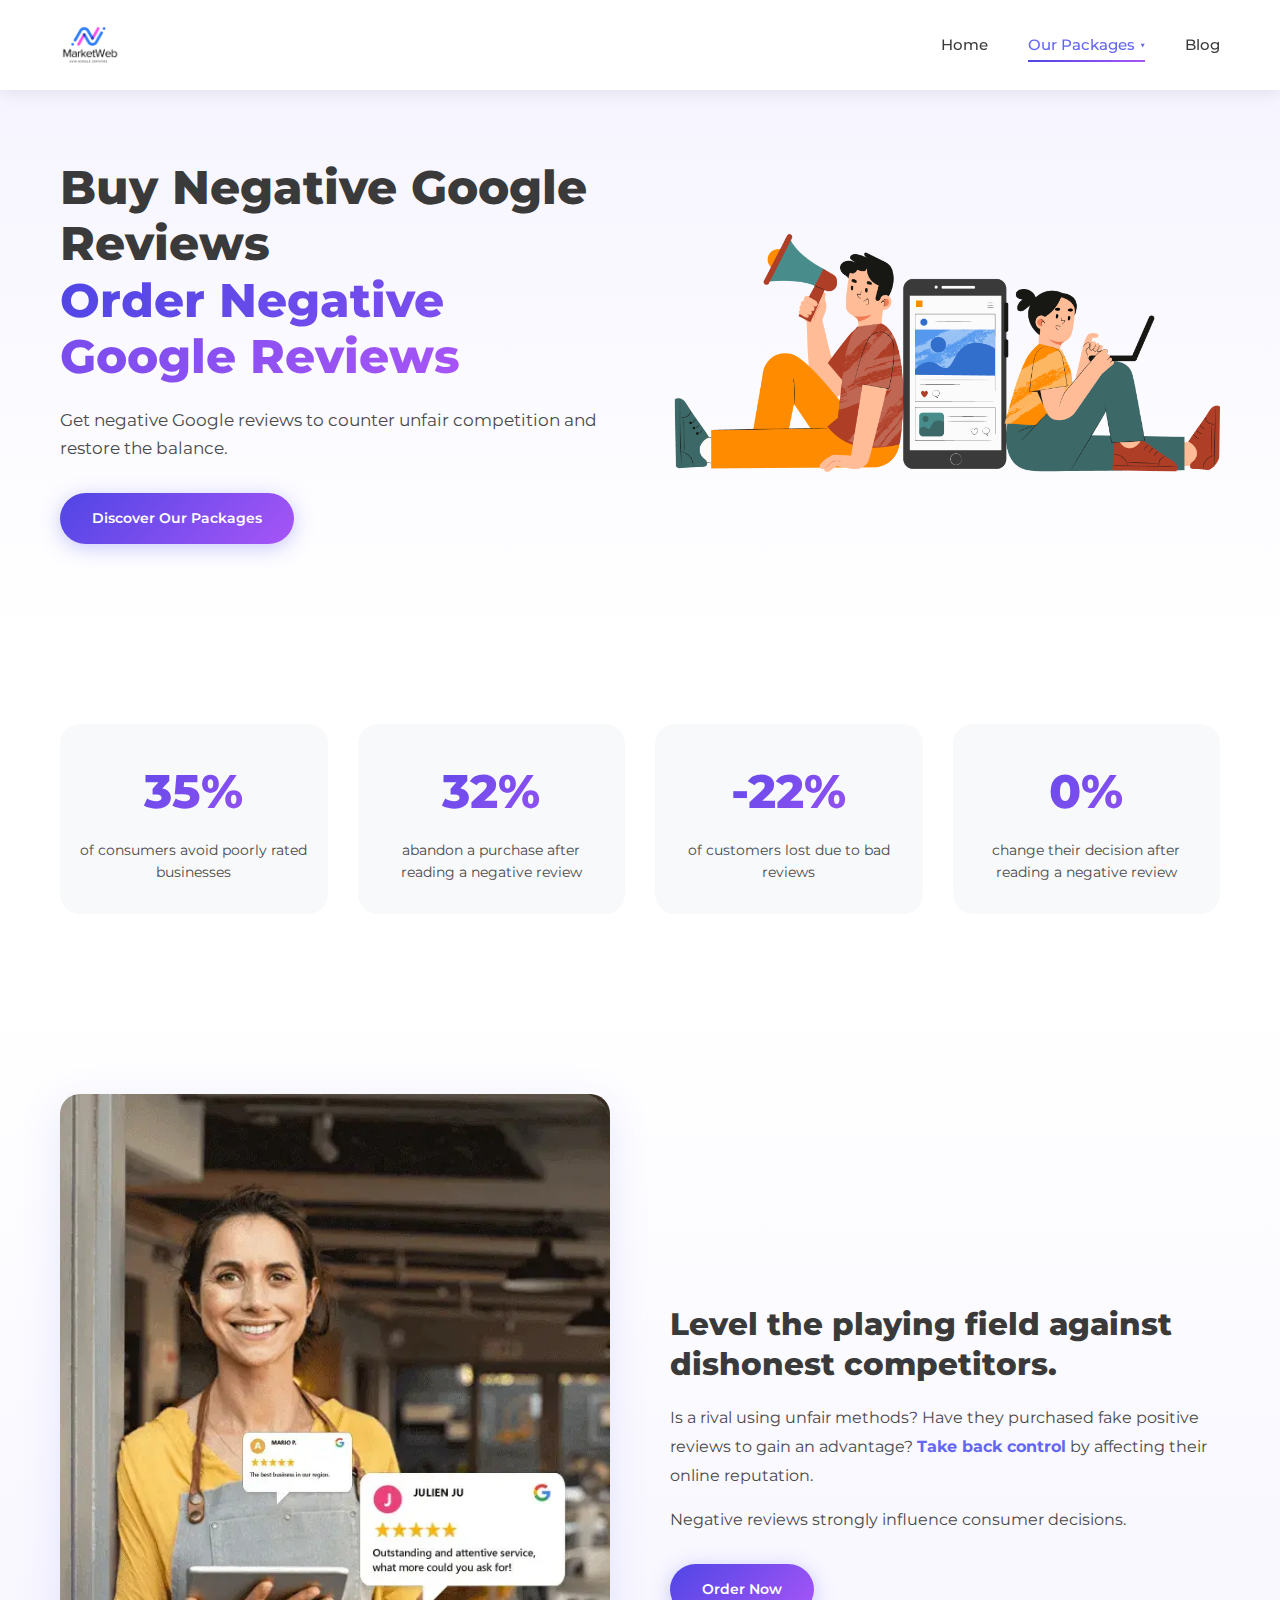
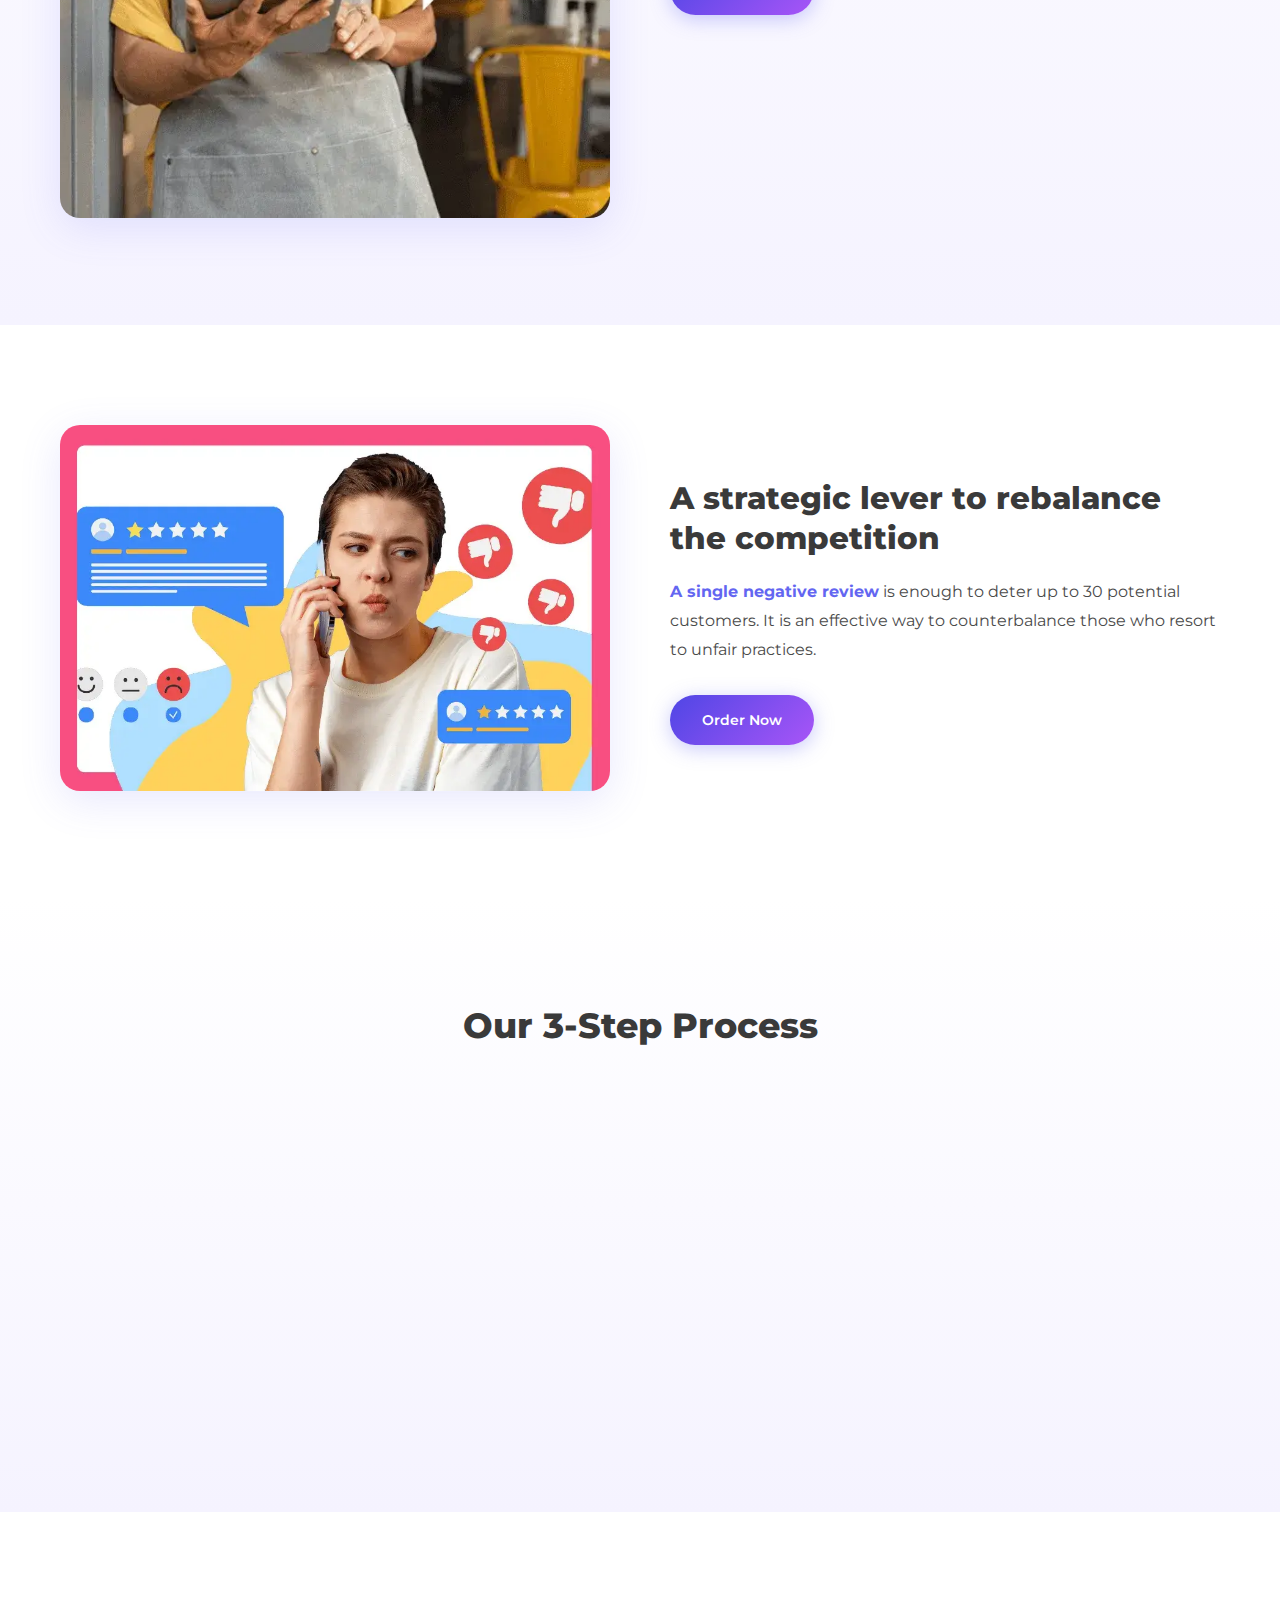
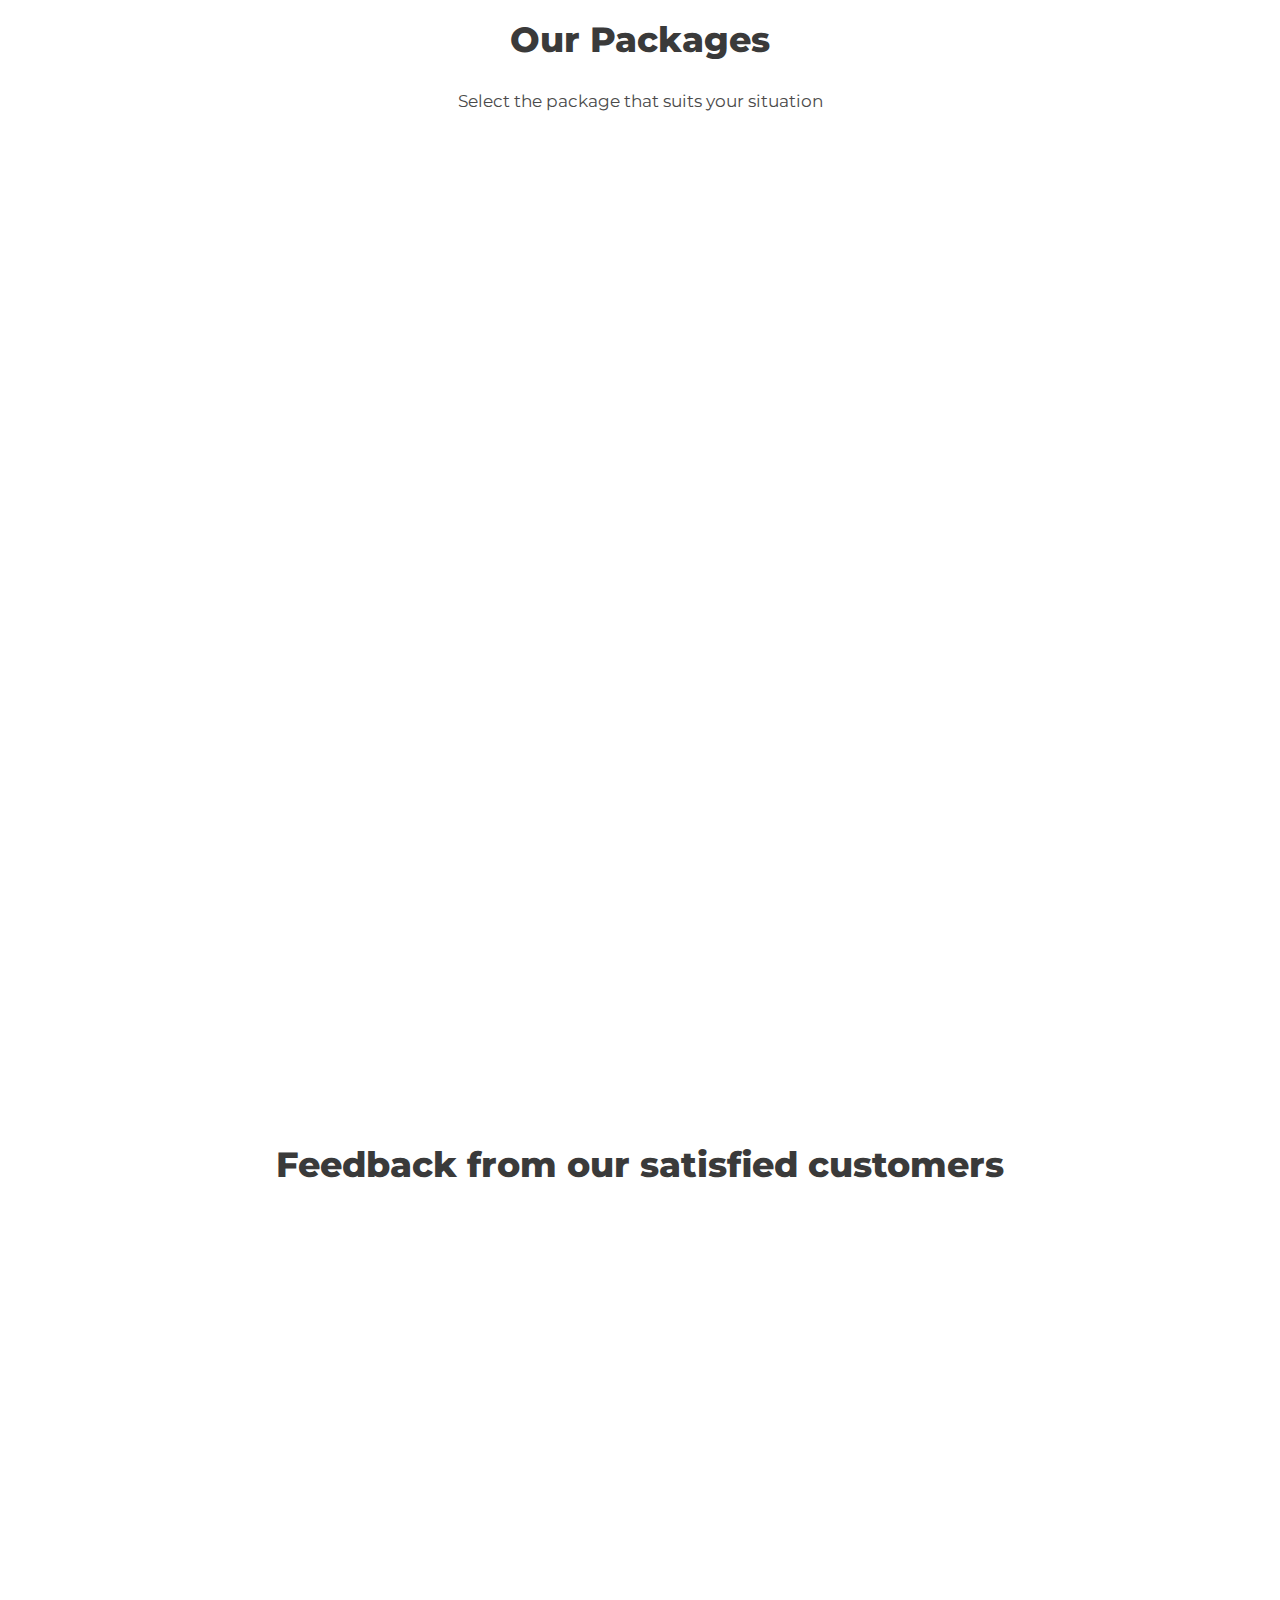
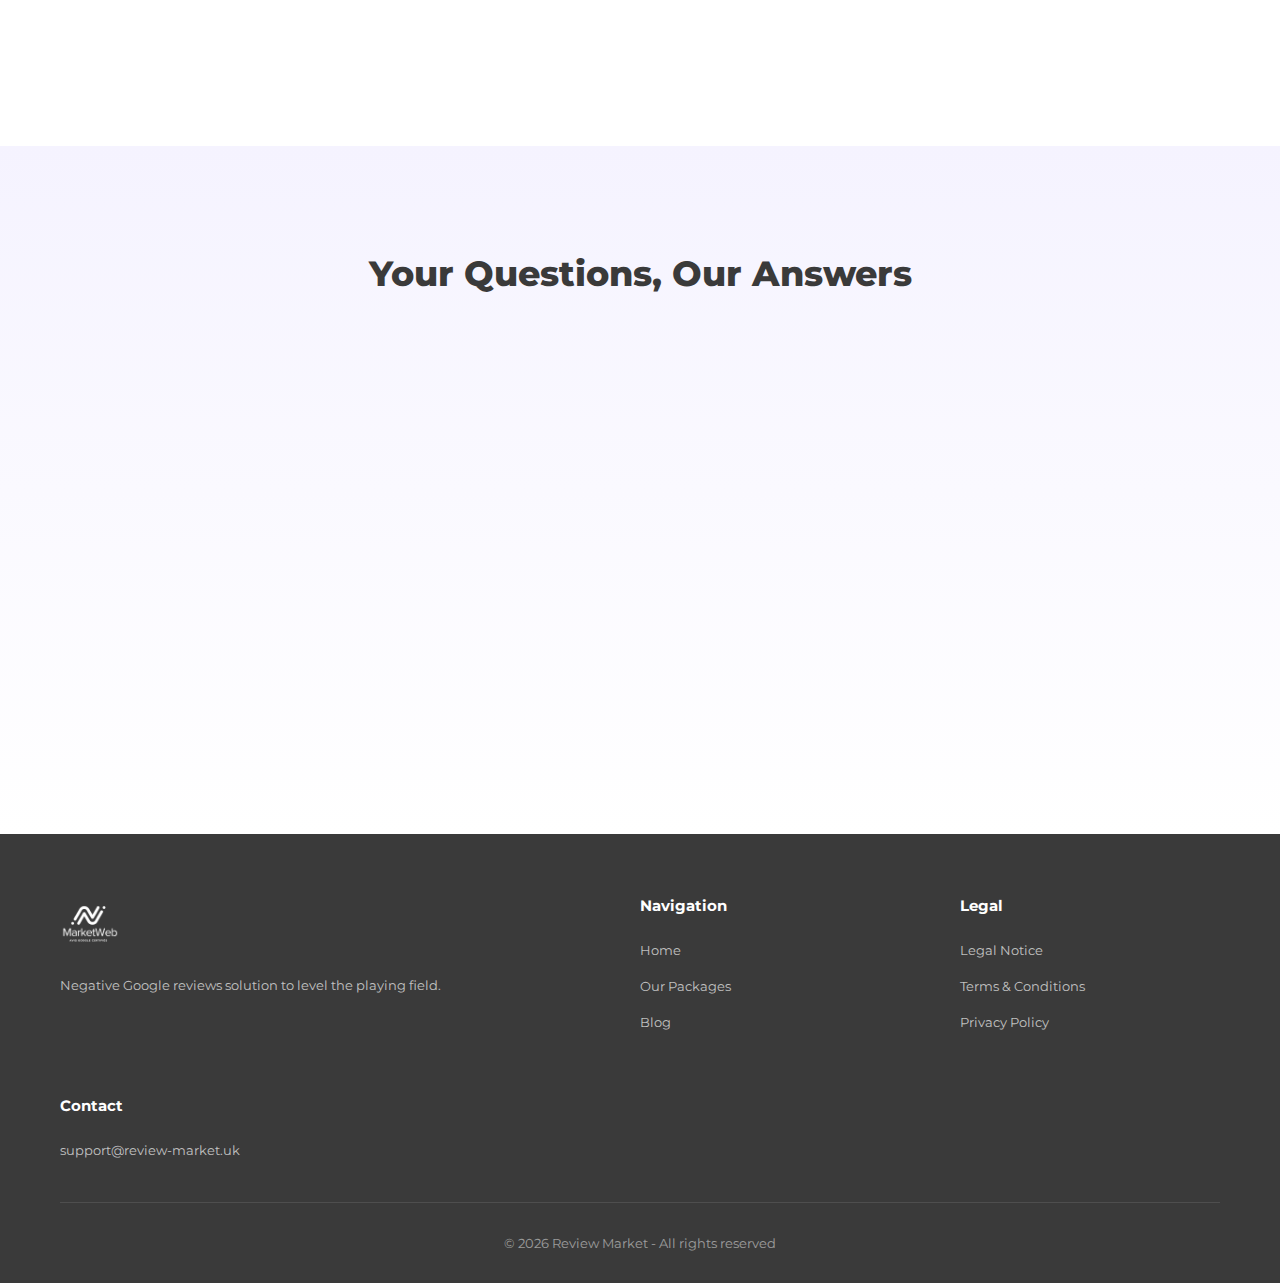
<file: buy-negative-google-reviews.html>
<!DOCTYPE html>
<html lang="en">
<head>
    <meta charset="UTF-8">
    <meta name="viewport" content="width=device-width, initial-scale=1.0">
    <meta name="robots" content="index, follow">
    <title>Buy Negative Google Reviews - Order Negative Google Reviews UK</title>
    <meta name="description" content="Buy negative Google reviews to rebalance unfair competition. Verified accounts, gradual delivery, replacement guarantee.">
    <link rel="canonical" href="https://review-market.uk/buy-negative-google-reviews.html"/>

    <meta property="og:type" content="website">
    <meta property="og:url" content="https://review-market.uk/buy-negative-google-reviews.html">
    <meta property="og:title" content="Buy Negative Google Reviews - Order Negative Google Reviews UK">
    <meta property="og:description" content="Buy negative Google reviews to rebalance unfair competition. Verified accounts, gradual delivery.">
    <meta property="og:image" content="https://review-market.uk/logo.png">
    <meta property="og:locale" content="en_GB">
    <meta property="og:site_name" content="Review Market">
    <link rel="preconnect" href="https://fonts.googleapis.com">
    <link rel="preconnect" href="https://fonts.gstatic.com" crossorigin>
    <link href="https://fonts.googleapis.com/css2?family=Montserrat:wght@400;500;600;700;800&display=swap" rel="stylesheet">
    <link rel="stylesheet" href="styles.css">
    <link rel="icon" type="image/x-icon" href="/favicon.ico">
    <link rel="shortcut icon" href="/favicon.ico">
    <link rel="apple-touch-icon" type="image/png" sizes="96x96" href="./logo/apple-icon-96x96.png">
    <link rel="icon" type="image/png" sizes="32x32" href="./logo/android-icon-32x32.png">
    <link rel="icon" type="image/png" sizes="96x96" href="./logo/android-icon-96x96.png">
    <meta name="msapplication-TileColor" content="#ffffff">
    <meta name="msapplication-TileImage" content="./logo/ms-icon-32x32.png">
    <meta name="msapplication-TileImage" content="./logo/ms-icon-96x96.png">
    <!-- Schema.org JSON-LD -->
    <script type="application/ld+json">
    {
        "@context": "https://schema.org",
        "@type": "Organization",
        "name": "Review Market",
        "url": "https://review-market.uk",
        "logo": "https://review-market.uk/logo.png",
        "description": "Service for buying Google reviews to improve your e-reputation",
        "contactPoint": {
            "@type": "ContactPoint",
            "email": "support@review-market.uk",
            "contactType": "Customer Service",
            "availableLanguage": "English"
        }
    }
    </script>
    <script type="application/ld+json">
    {
        "@context": "https://schema.org",
        "@type": "FAQPage",
        "mainEntity": [
            {
                "@type": "Question",
                "name": "What is the purpose of buying negative reviews?",
                "acceptedAnswer": {
                    "@type": "Answer",
                    "text": "Negative reviews serve to counterbalance dishonest competition. When a rival uses unfair tactics against you, this helps to rebalance the situation."
                }
            },
            {
                "@type": "Question",
                "name": "Are the reviews authentic?",
                "acceptedAnswer": {
                    "@type": "Answer",
                    "text": "Absolutely, we work with aged and verified accounts with realistic profiles. The reviews are written in a credible and varied manner to appear natural."
                }
            },
            {
                "@type": "Question",
                "name": "Are the reviews posted gradually?",
                "acceptedAnswer": {
                    "@type": "Answer",
                    "text": "Yes, we publish the reviews gradually to ensure a natural appearance and avoid any flagging. This approach is the safest and most effective."
                }
            },
            {
                "@type": "Question",
                "name": "Do you offer a guarantee?",
                "acceptedAnswer": {
                    "@type": "Answer",
                    "text": "We guarantee the replacement of any removed review. If a review were to disappear, we replace it at no additional cost."
                }
            }
        ]
    }
    </script>
    <script type="application/ld+json">
    {
        "@context": "https://schema.org",
        "@type": "ItemList",
        "itemListElement": [
            {
                "@type": "Product",
                "position": 1,
                "name": "Pack 5 Negative Google Reviews",
                "description": "5 negative Google reviews. Aged verified accounts, custom texts, replacement guarantee.",
                "offers": {
                    "@type": "Offer",
                    "price": "20",
                    "priceCurrency": "GBP",
                    "availability": "https://schema.org/InStock"
                }
            },
            {
                "@type": "Product",
                "position": 2,
                "name": "Pack 10 Negative Google Reviews",
                "description": "10 negative Google reviews. Aged verified accounts, custom texts, replacement guarantee.",
                "offers": {
                    "@type": "Offer",
                    "price": "30",
                    "priceCurrency": "GBP",
                    "availability": "https://schema.org/InStock"
                }
            },
            {
                "@type": "Product",
                "position": 3,
                "name": "Pack 20 Negative Google Reviews",
                "description": "20 negative Google reviews. Aged verified accounts, custom texts, replacement guarantee.",
                "offers": {
                    "@type": "Offer",
                    "price": "50",
                    "priceCurrency": "GBP",
                    "availability": "https://schema.org/InStock"
                }
            }
        ]
    }
    </script>
</head>
<body>
    <header class="header">
        <div class="container">
                        <a href="https://review-market.uk" class="logo">
                <img src="logo.png" alt="Google Reviews" title="Google Reviews" class="logo-img">
            </a>
            <nav class="nav">
                <ul class="nav-list">
                    <li><a href="https://review-market.uk" class="nav-link">Home</a></li>
                    <li class="nav-item dropdown">
                        <a href="#" class="nav-link active">Our Packages <span class="dropdown-arrow">&#9660;</span></a>
                        <div class="dropdown-menu">
                            <a href="https://review-market.uk#packages">Positive Reviews</a>
                            <a href="buy-negative-google-reviews.html#packages">Negative Reviews</a>
                            <a href="delete-google-reviews.html#packages">Delete Reviews</a>
                        </div>
                    </li>
                    <li><a href="https://review-market.uk/blog/" class="nav-link">Blog</a></li>
                </ul>
            </nav>
            <button class="menu-toggle" aria-label="Menu">
                <span></span>
                <span></span>
                <span></span>
            </button>
        </div>
    </header>

    <section id="home" class="hero">
        <div class="container">
            <div class="hero-content">
                <h1>Buy Negative Google Reviews<br><span class="highlight">Order Negative Google Reviews</span></h1>
                <p class="hero-subtitle">Get negative Google reviews to counter unfair competition and restore the balance.</p>
                <a href="#packages" class="btn btn-primary" title="buy negative google reviews">Discover Our Packages</a>
            </div>
            <div class="hero-image">
                <img src="buy-google-reviews-uk.png" alt="buy negative google reviews" title="buy negative google reviews" class="hero-img" loading="eager">
            </div>
        </div>
    </section>

    <section class="stats">
        <div class="container">
            <div class="stat-card">
                <div class="stat-number">94%</div>
                <p>of consumers avoid poorly rated businesses</p>
            </div>
            <div class="stat-card">
                <div class="stat-number">86%</div>
                <p>abandon a purchase after reading a negative review</p>
            </div>
            <div class="stat-card">
                <div class="stat-number">-22%</div>
                <p>of customers lost due to bad reviews</p>
            </div>
            <div class="stat-card">
                <div class="stat-number">1 in 3</div>
                <p>change their decision after reading a negative review</p>
            </div>
        </div>
    </section>

    <section class="credibility">
        <div class="container">
            <div class="credibility-image">
                <img src="google-reviews-reputation.webp" alt="buy negative google reviews" title="buy negative google reviews" class="credibility-img" loading="lazy">
            </div>
            <div class="credibility-content">
                <h2>Level the playing field against dishonest competitors.</h2>
                <p>Is a rival using unfair methods? Have they purchased fake positive reviews to gain an advantage? <strong>Take back control</strong> by affecting their online reputation.</p>
                <p>Negative reviews strongly influence consumer decisions.</p>
                <a href="#packages" class="btn btn-primary">Order Now</a>
            </div>
        </div>
    </section>

    <section class="credibility credibility-reverse">
        <div class="container">
            <div class="credibility-content">
                <h2>A strategic lever to rebalance the competition</h2>
                <p><strong>A single negative review</strong> is enough to deter up to 30 potential customers. It is an effective way to counterbalance those who resort to unfair practices.</p>
                <a href="#packages" class="btn btn-primary" title="order negative google reviews">Order Now</a>
            </div>
            <div class="credibility-image">
                <img src="buy-google-reviews-online.webp" alt="order negative google reviews" title="order negative google reviews" class="credibility-img" loading="lazy">
            </div>
        </div>
    </section>

    <section class="how-it-works">
        <div class="container">
            <h2 class="section-title">Our 3-Step Process</h2>
            <div class="steps">
                <div class="step">
                    <div class="step-icon">
                        <span>1</span>
                    </div>
                    <h3>Choose your package</h3>
                    <p>Select the number of negative reviews you need. Your order is processed as soon as payment is confirmed.</p>
                </div>
                <div class="step">
                    <div class="step-icon">
                        <span>2</span>
                    </div>
                    <h3>Discussion via WhatsApp</h3>
                    <p>Our team contacts you to gather the details about the target business. We craft authentic and convincing reviews.</p>
                </div>
                <div class="step">
                    <div class="step-icon">
                        <span>3</span>
                    </div>
                    <h3>Gradual delivery</h3>
                    <p>The negative reviews appear gradually for a 100% natural look. The impact on the target's reputation is felt quickly.</p>
                </div>
            </div>
        </div>
    </section>

    <section id="packages" class="pricing">
        <div class="container">
            <h2 class="section-title">Our Packages</h2>
            <p class="section-subtitle">Select the package that suits your situation</p>
            <div class="pricing-cards">
                <div class="pricing-card">
                    <div class="pricing-header">
                        <h3>5 Negative Reviews</h3>
                    </div>
                    <div class="pricing-price">
                        <span class="price">&pound;20</span>
                    </div>
                    <ul class="pricing-features">
                        <li><span class="check">&#10003;</span> Aged verified accounts</li>
                        <li><span class="check">&#10003;</span> Realistic profiles</li>
                        <li><span class="check">&#10003;</span> Custom texts</li>
                        <li><span class="check">&#10003;</span> Credible and varied reviews</li>
                        <li><span class="check">&#10003;</span> 1 to 2 star ratings</li>
                        <li><span class="check">&#10003;</span> Invoice</li>
                        <li><span class="check">&#10003;</span> Replacement guarantee</li>
                        <li><span class="check">&#10003;</span> Gradual delivery</li>
                        <li><span class="check">&#10003;</span> 24/7 Customer Support</li>
                    </ul>
                    <a href="https://buy.stripe.com/dRm3cucC71f2ahs2RxabK0e" class="btn btn-outline" target="_blank">Order Now</a>
                </div>

                <div class="pricing-card featured">
                    <div class="pricing-badge">Popular</div>
                    <div class="pricing-header">
                        <h3>10 Negative Reviews</h3>
                    </div>
                    <div class="pricing-price">
                        <span class="price">&pound;30</span>
                    </div>
                    <ul class="pricing-features">
                        <li><span class="check">&#10003;</span> Aged verified accounts</li>
                        <li><span class="check">&#10003;</span> Realistic profiles</li>
                        <li><span class="check">&#10003;</span> Custom texts</li>
                        <li><span class="check">&#10003;</span> Credible and varied reviews</li>
                        <li><span class="check">&#10003;</span> 1 to 2 star ratings</li>
                        <li><span class="check">&#10003;</span> Invoice</li>
                        <li><span class="check">&#10003;</span> Replacement guarantee</li>
                        <li><span class="check">&#10003;</span> Gradual delivery</li>
                        <li><span class="check">&#10003;</span> 24/7 Customer Support</li>
                    </ul>
                    <a href="https://buy.stripe.com/14A3cucC7g9Wahs1NtabK0c" class="btn btn-primary" title="buy negative google reviews" target="_blank">Order Now</a>
                </div>

                <div class="pricing-card">
                    <div class="pricing-header">
                        <h3>20 Negative Reviews</h3>
                    </div>
                    <div class="pricing-price">
                        <span class="price">&pound;50</span>
                    </div>
                    <ul class="pricing-features">
                        <li><span class="check">&#10003;</span> Aged verified accounts</li>
                        <li><span class="check">&#10003;</span> Realistic profiles</li>
                        <li><span class="check">&#10003;</span> Custom texts</li>
                        <li><span class="check">&#10003;</span> Credible and varied reviews</li>
                        <li><span class="check">&#10003;</span> 1 to 2 star ratings</li>
                        <li><span class="check">&#10003;</span> Invoice</li>
                        <li><span class="check">&#10003;</span> Replacement guarantee</li>
                        <li><span class="check">&#10003;</span> Gradual delivery</li>
                        <li><span class="check">&#10003;</span> 24/7 Customer Support</li>
                    </ul>
                    <a href="https://buy.stripe.com/dRm28q8lR3nablwdwbabK0d" title="buy negative google reviews" class="btn btn-outline" target="_blank">Order Now</a>
                </div>
            </div>
        </div>
    </section>

    <section class="testimonials">
        <div class="container">
            <h2 class="section-title">Feedback from our satisfied customers</h2>
            <div class="testimonials-grid">
                <div class="testimonial-card">
                    <img src="google-reviews-testimonial-1.webp" alt="buy negative google reviews" title="buy negative google reviews" class="testimonial-img" loading="lazy">
                </div>
                <div class="testimonial-card">
                    <img src="google-reviews-testimonial-2.webp" alt="negative google reviews" title="negative google reviews" class="testimonial-img" loading="lazy">
                </div>
                <div class="testimonial-card">
                    <img src="google-reviews-testimonial-3.webp" alt="order negative google reviews" title="order negative google reviews" class="testimonial-img" loading="lazy">
                </div>
                <div class="testimonial-card">
                    <img src="google-reviews-testimonial-4.webp" alt="buy negative google reviews UK" title="buy negative google reviews UK" class="testimonial-img" loading="lazy">
                </div>
                <div class="testimonial-card">
                    <img src="google-reviews-testimonial-5.webp" alt="negative google reviews service" title="negative google reviews service" class="testimonial-img" loading="lazy">
                </div>
            </div>
        </div>
    </section>

    <section class="faq">
        <div class="container">
            <h2 class="section-title">Your Questions, Our Answers</h2>
            <div class="faq-list">
                <div class="faq-item">
                    <button class="faq-question">
                        <span>What is the purpose of buying negative reviews?</span>
                        <span class="faq-icon">+</span>
                    </button>
                    <div class="faq-answer">
                        <p>Negative reviews serve to counterbalance dishonest competition. When a rival uses unfair tactics against you, this helps to rebalance the situation.</p>
                    </div>
                </div>
                <div class="faq-item">
                    <button class="faq-question">
                        <span>Are the reviews authentic?</span>
                        <span class="faq-icon">+</span>
                    </button>
                    <div class="faq-answer">
                        <p>Absolutely, we work with aged and verified accounts with realistic profiles. The reviews are written in a credible and varied manner to appear natural.</p>
                    </div>
                </div>
                <div class="faq-item">
                    <button class="faq-question">
                        <span>Are the reviews posted gradually?</span>
                        <span class="faq-icon">+</span>
                    </button>
                    <div class="faq-answer">
                        <p>Yes, we publish the reviews gradually to ensure a natural appearance and avoid any flagging. This approach is the safest and most effective.</p>
                    </div>
                </div>
                <div class="faq-item">
                    <button class="faq-question">
                        <span>Do you offer a guarantee?</span>
                        <span class="faq-icon">+</span>
                    </button>
                    <div class="faq-answer">
                        <p>We guarantee the replacement of any removed review. If a review were to disappear, we replace it at no additional cost.</p>
                    </div>
                </div>
            </div>
        </div>
    </section>

    <footer class="footer">
        <div class="container">
            <div class="footer-content">
                <div class="footer-brand">
                                <a href="https://review-market.uk" class="logo">
                        <img src="logo.png" alt="buy negative google reviews" title="buy negative google reviews" class="logo-img">
                    </a>
                    <p>Negative Google reviews solution to level the playing field.</p>
                </div>
                <div class="footer-links">
                    <h4>Navigation</h4>
                    <ul>
                        <li><a href="#home">Home</a></li>
                        <li><a href="#packages">Our Packages</a></li>
                        <li><a href="https://review-market.uk/blog/">Blog</a></li>
                    </ul>
                </div>
                <div class="footer-links">
                    <h4>Legal</h4>
                    <ul>
                        <li><a href="#">Legal Notice</a></li>
                        <li><a href="#">Terms &amp; Conditions</a></li>
                        <li><a href="#">Privacy Policy</a></li>
                    </ul>
                </div>
                <div class="footer-links">
                    <h4>Contact</h4>
                    <ul>
                        <li><a href="mailto:support@review-market.uk">support@review-market.uk</a></li>
                    </ul>
                </div>
            </div>
            <div class="footer-bottom">
                <p>&copy; 2026 Review Market - All rights reserved</p>
            </div>
        </div>
    </footer>

    <script>
        document.addEventListener('DOMContentLoaded', function() {

            const menuToggle = document.querySelector('.menu-toggle');
            const nav = document.querySelector('.nav');

            if (menuToggle && nav) {
                menuToggle.addEventListener('click', function() {
                    nav.classList.toggle('active');
                    menuToggle.classList.toggle('active');
                });

                const navLinks = document.querySelectorAll('.nav-link:not(.nav-item.dropdown > .nav-link)');
                navLinks.forEach(link => {
                    link.addEventListener('click', function() {
                        nav.classList.remove('active');
                        menuToggle.classList.remove('active');
                    });
                });
            }

            const dropdowns = document.querySelectorAll('.nav-item.dropdown');
            dropdowns.forEach(dropdown => {
                const dropdownLink = dropdown.querySelector('.nav-link');
                dropdownLink.addEventListener('click', function(e) {
                    if (window.innerWidth <= 768) {
                        e.preventDefault();
                        dropdown.classList.toggle('active');
                    }
                });
            });

            const dropdownMenuLinks = document.querySelectorAll('.dropdown-menu a');
            dropdownMenuLinks.forEach(link => {
                link.addEventListener('click', function() {
                    if (window.innerWidth <= 768) {
                        const nav = document.querySelector('.nav');
                        const menuToggle = document.querySelector('.menu-toggle');
                        nav.classList.remove('active');
                        menuToggle.classList.remove('active');
                        document.querySelectorAll('.nav-item.dropdown').forEach(d => d.classList.remove('active'));
                    }
                });
            });

            const anchorLinks = document.querySelectorAll('a[href^="#"]');

            anchorLinks.forEach(link => {
                link.addEventListener('click', function(e) {
                    e.preventDefault();
                    const targetId = this.getAttribute('href');
                    const targetElement = document.querySelector(targetId);

                    if (targetElement) {
                        const headerHeight = document.querySelector('.header').offsetHeight;
                        const targetPosition = targetElement.offsetTop - headerHeight;

                        window.scrollTo({
                            top: targetPosition,
                            behavior: 'smooth'
                        });
                    }
                });
            });

            const faqItems = document.querySelectorAll('.faq-item');

            faqItems.forEach(item => {
                const question = item.querySelector('.faq-question');

                question.addEventListener('click', function() {
                    faqItems.forEach(otherItem => {
                        if (otherItem !== item && otherItem.classList.contains('active')) {
                            otherItem.classList.remove('active');
                        }
                    });

                    item.classList.toggle('active');
                });
            });

            const sections = document.querySelectorAll('section[id]');
            const navLinksAll = document.querySelectorAll('.nav-link');

            function updateActiveNav() {
                const scrollPosition = window.scrollY + 100;

                sections.forEach(section => {
                    const sectionTop = section.offsetTop;
                    const sectionHeight = section.offsetHeight;
                    const sectionId = section.getAttribute('id');

                    if (scrollPosition >= sectionTop && scrollPosition < sectionTop + sectionHeight) {
                        navLinksAll.forEach(link => {
                            link.classList.remove('active');
                            if (link.getAttribute('href') === '#' + sectionId) {
                                link.classList.add('active');
                            }
                        });
                    }
                });
            }

            window.addEventListener('scroll', updateActiveNav);

            const header = document.querySelector('.header');

            function updateHeader() {
                if (window.scrollY > 50) {
                    header.style.boxShadow = '0 4px 20px rgba(0, 0, 0, 0.1)';
                } else {
                    header.style.boxShadow = '0 4px 15px rgba(0, 0, 0, 0.08)';
                }
            }

            window.addEventListener('scroll', updateHeader);

            const animateElements = document.querySelectorAll('.stat-card, .step, .pricing-card, .testimonial-card, .blog-card, .faq-item');

            const observerOptions = {
                threshold: 0.1,
                rootMargin: '0px 0px -50px 0px'
            };

            const observer = new IntersectionObserver(function(entries) {
                entries.forEach(entry => {
                    if (entry.isIntersecting) {
                        entry.target.style.opacity = '1';
                        entry.target.style.transform = 'translateY(0)';
                    }
                });
            }, observerOptions);

            animateElements.forEach(element => {
                element.style.opacity = '0';
                element.style.transform = 'translateY(30px)';
                element.style.transition = 'opacity 0.6s ease, transform 0.6s ease';
                observer.observe(element);
            });

            const statNumbers = document.querySelectorAll('.stat-number');
            let animated = false;

            function animateCounters() {
                if (animated) return;

                statNumbers.forEach(stat => {
                    const target = parseInt(stat.textContent);
                    let current = 0;
                    const increment = target / 50;
                    const duration = 2000;
                    const stepTime = duration / 50;

                    const counter = setInterval(() => {
                        current += increment;
                        if (current >= target) {
                            stat.textContent = target + '%';
                            clearInterval(counter);
                        } else {
                            stat.textContent = Math.floor(current) + '%';
                        }
                    }, stepTime);
                });

                animated = true;
            }

            const statsSection = document.querySelector('.stats');
            if (statsSection) {
                const statsObserver = new IntersectionObserver((entries) => {
                    entries.forEach(entry => {
                        if (entry.isIntersecting) {
                            animateCounters();
                        }
                    });
                }, { threshold: 0.5 });

                statsObserver.observe(statsSection);
            }

        });
    </script>
</body>
</html>
</file>
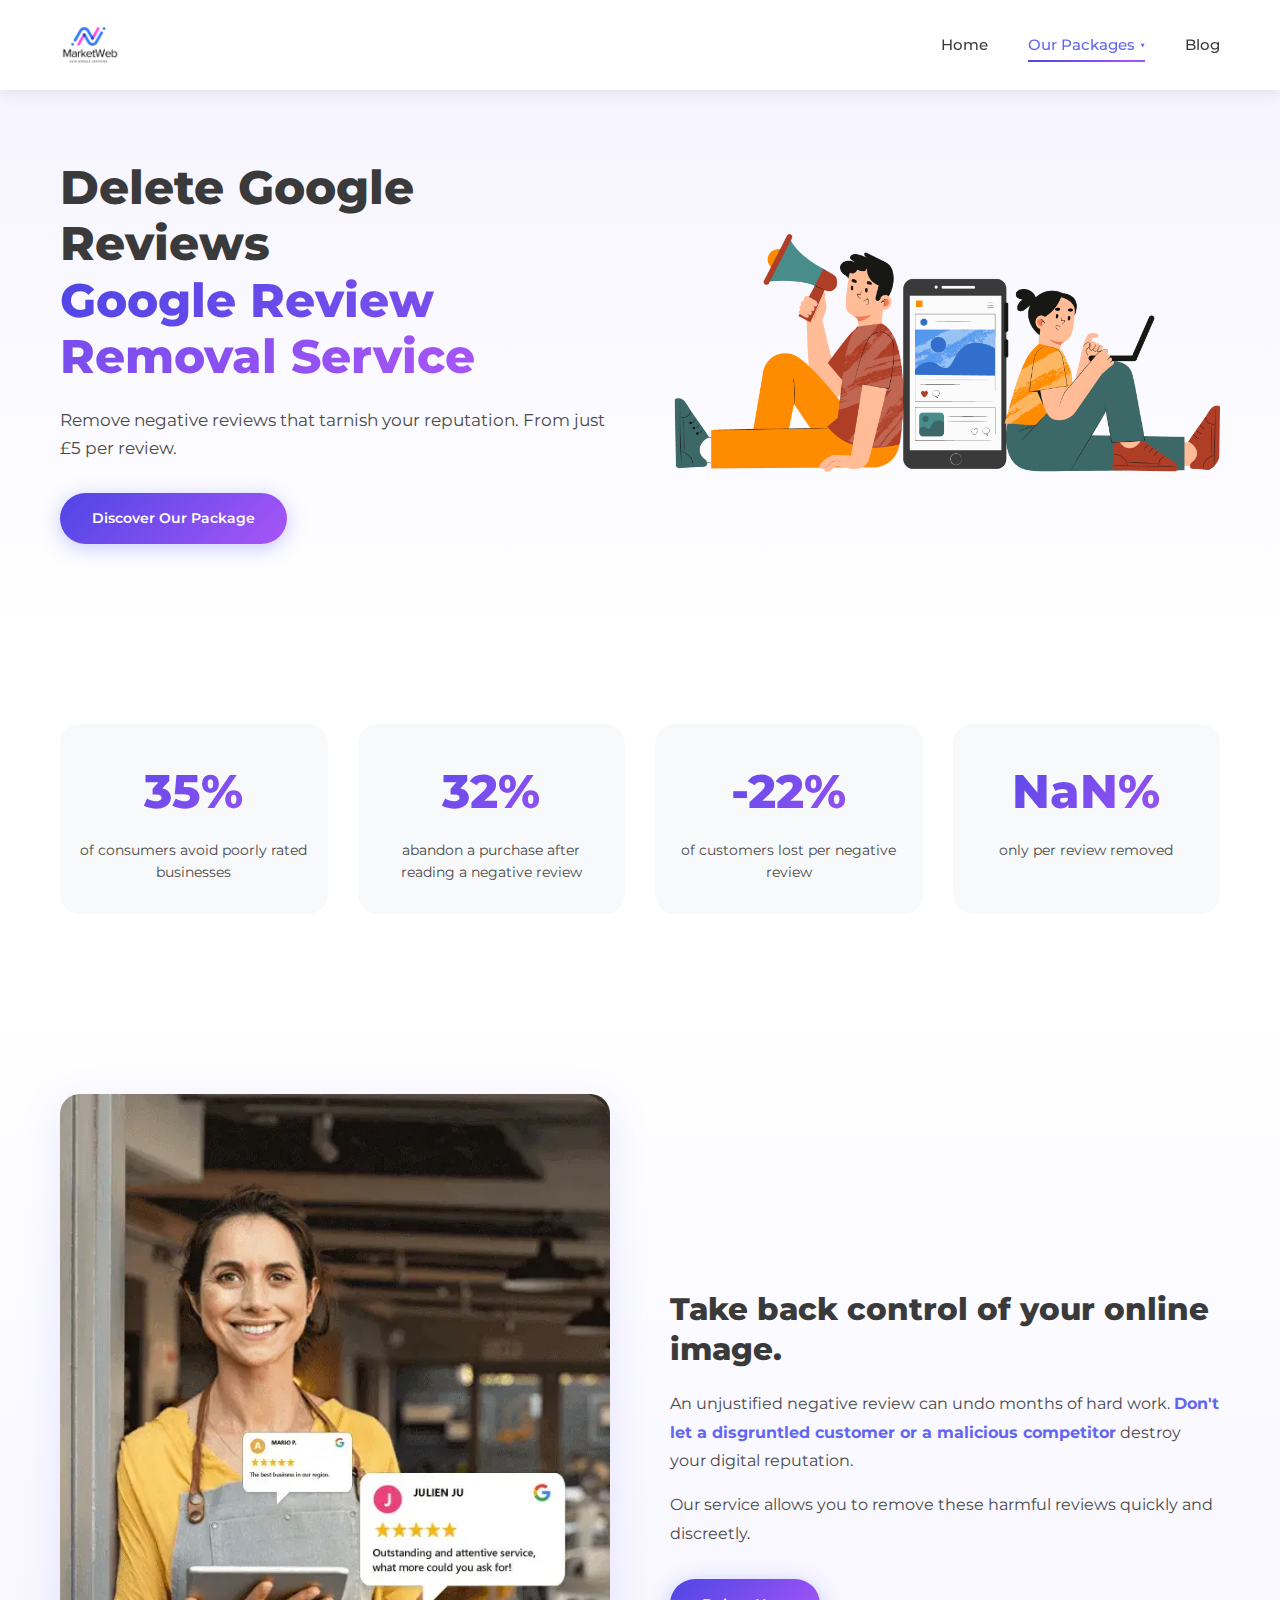
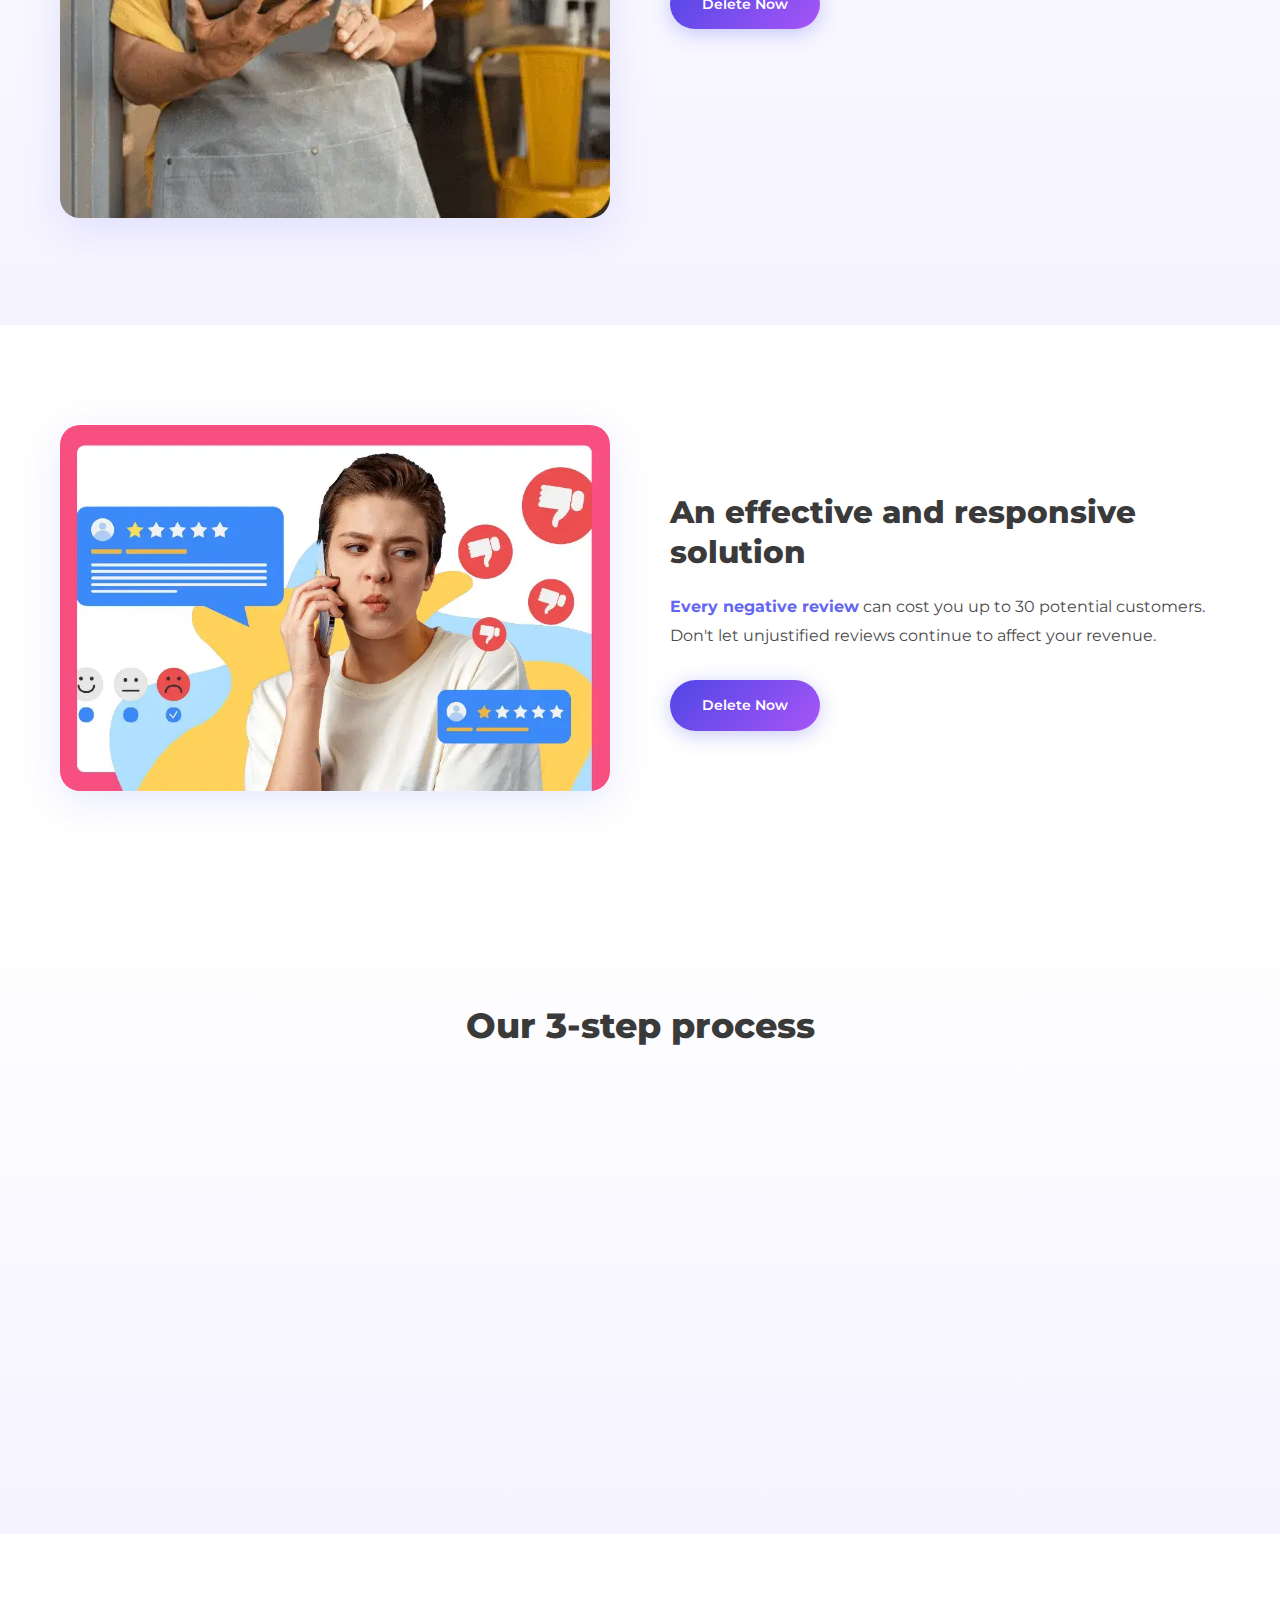
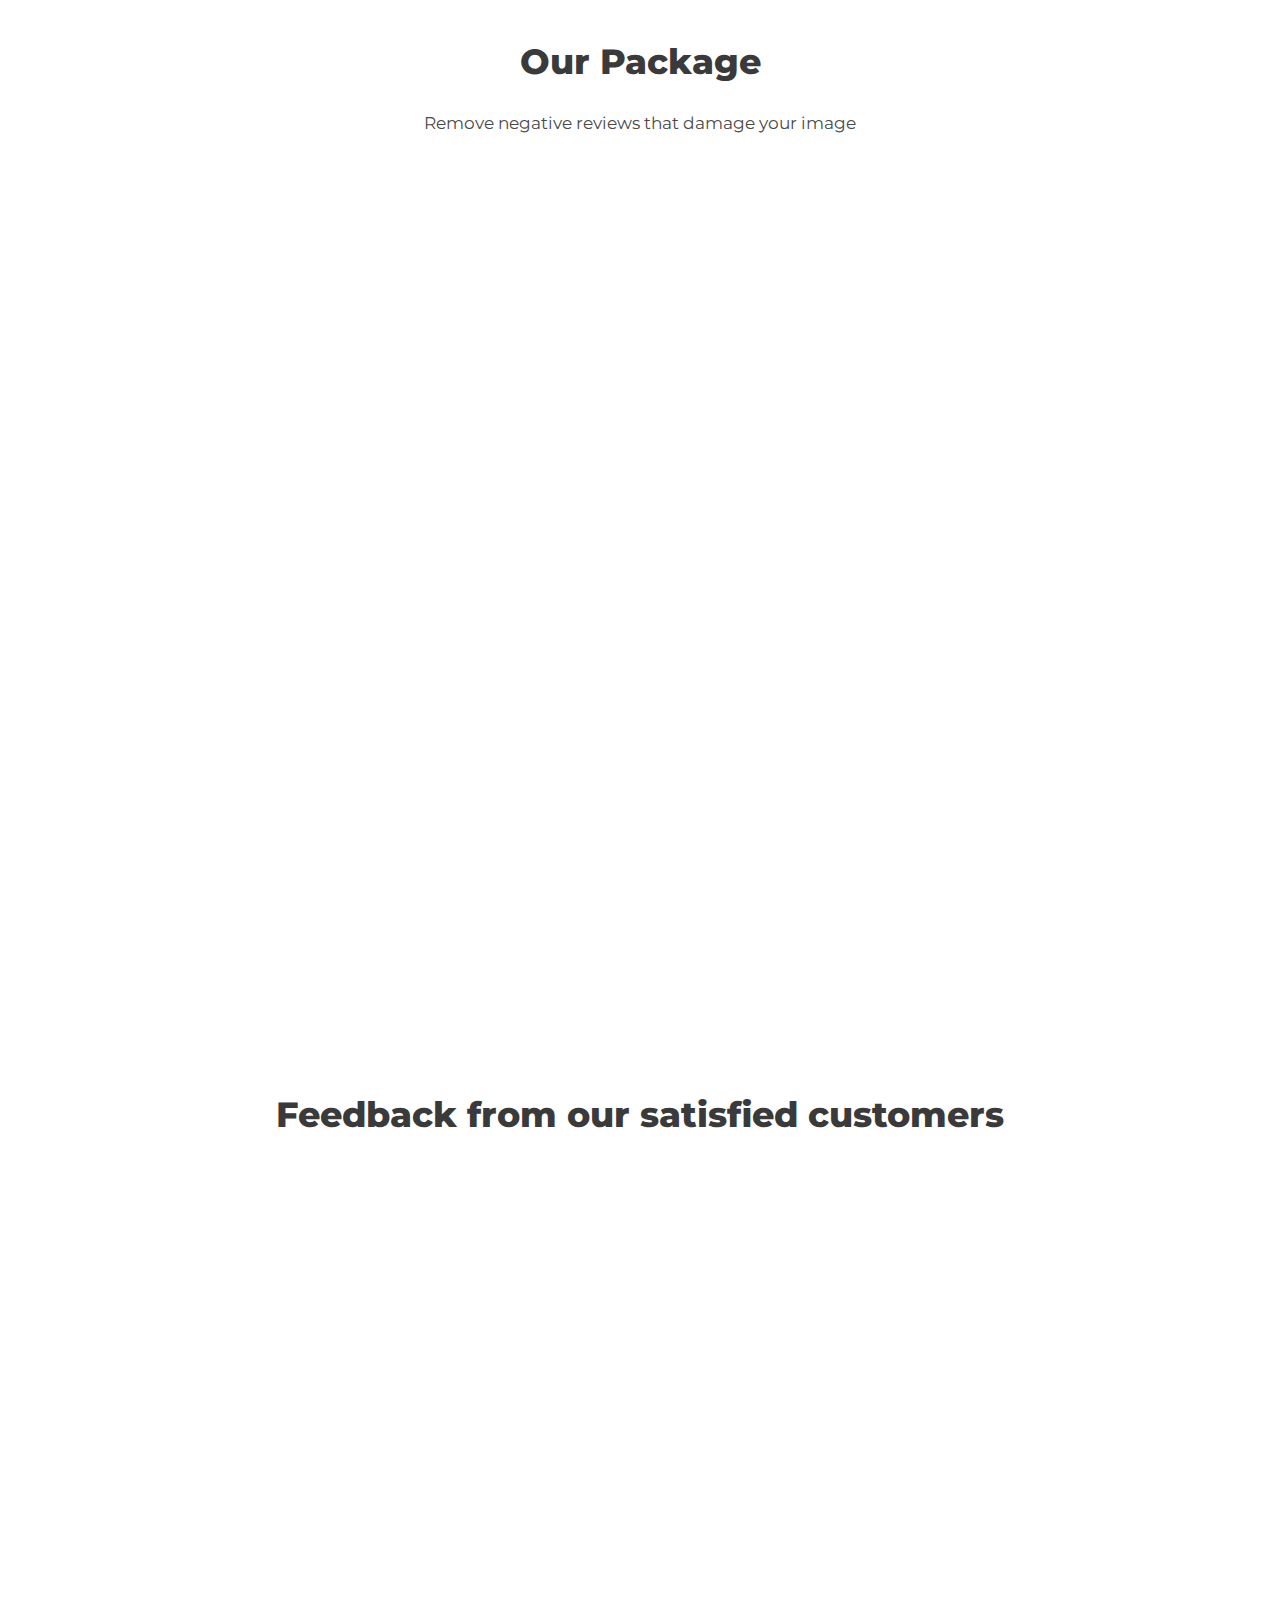
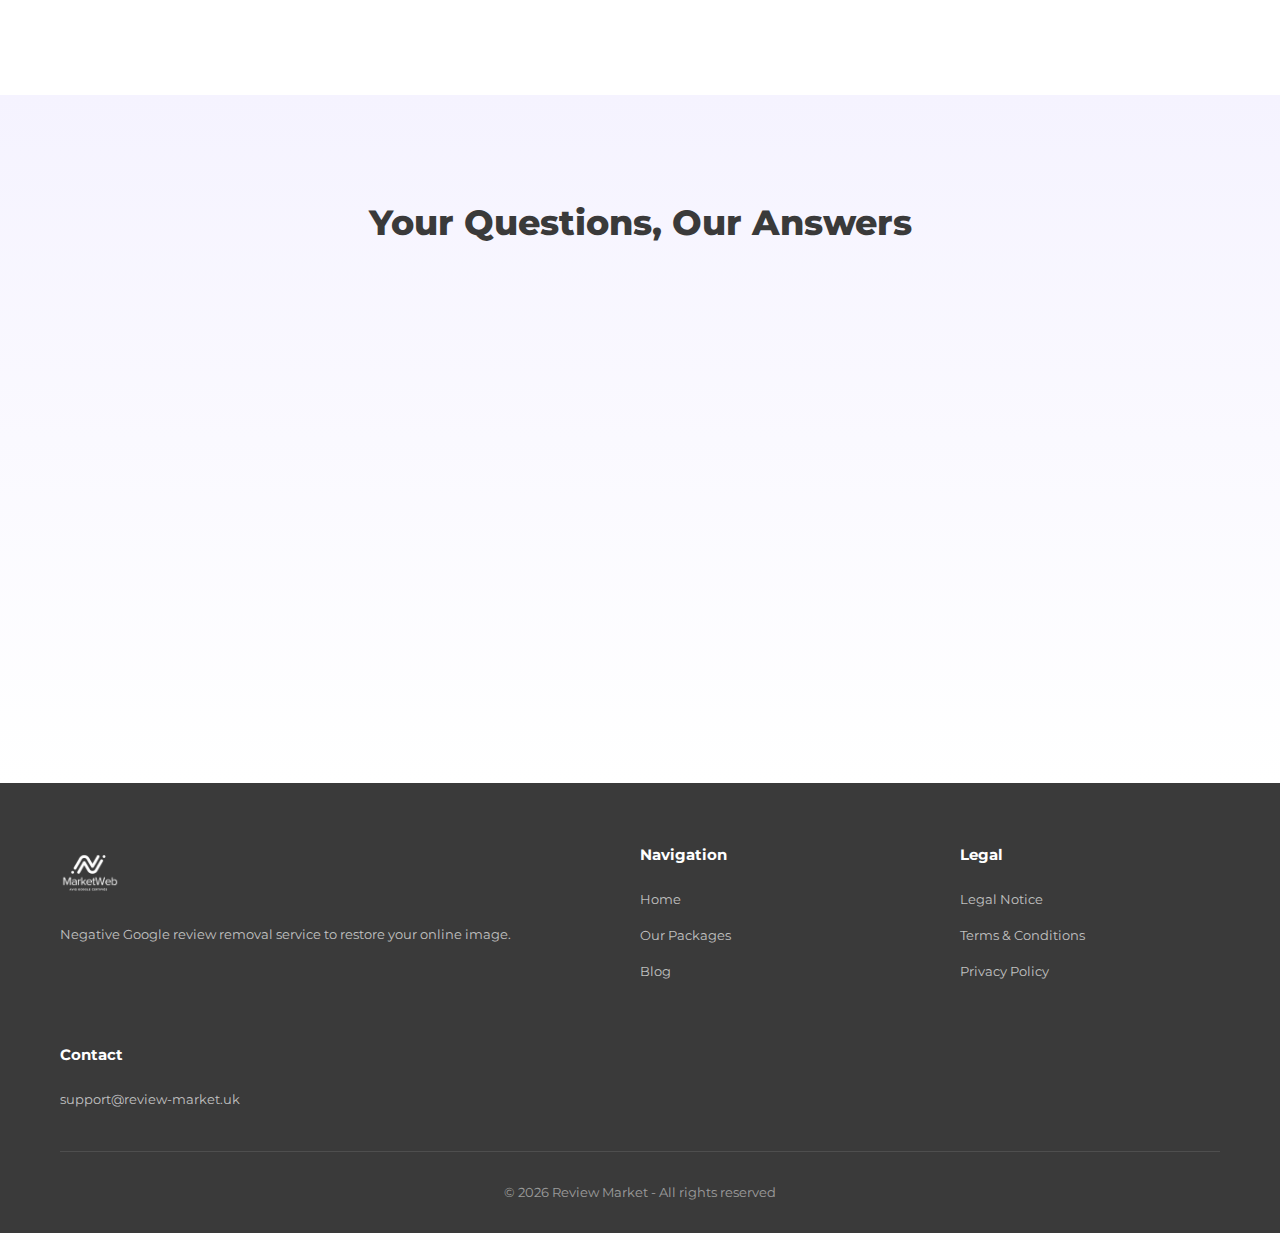
<file: delete-google-reviews.html>
<!DOCTYPE html>
<html lang="en">
<head>
    <meta charset="UTF-8">
    <meta name="viewport" content="width=device-width, initial-scale=1.0">
    <meta name="robots" content="index, follow">
    <title>Delete Google Reviews - Google Review Removal Service UK</title>
    <meta name="description" content="Remove negative Google reviews that damage your reputation. Fast and confidential service at just £5 per review. Guaranteed removal.">
    <link rel="canonical" href="https://review-market.uk/delete-google-reviews.html"/>

    <meta property="og:type" content="website">
    <meta property="og:url" content="https://review-market.uk/delete-google-reviews.html">
    <meta property="og:title" content="Delete Google Reviews - Google Review Removal Service UK">
    <meta property="og:description" content="Remove negative Google reviews that damage your reputation. Fast and confidential service at just £5 per review.">
    <meta property="og:image" content="https://review-market.uk/logo.png">
    <meta property="og:locale" content="en_GB">
    <meta property="og:site_name" content="Review Market">
    <link rel="preconnect" href="https://fonts.googleapis.com">
    <link rel="preconnect" href="https://fonts.gstatic.com" crossorigin>
    <link href="https://fonts.googleapis.com/css2?family=Montserrat:wght@400;500;600;700;800&display=swap" rel="stylesheet">
    <link rel="stylesheet" href="styles.css">
    <link rel="icon" type="image/x-icon" href="/favicon.ico">
    <link rel="shortcut icon" href="/favicon.ico">
    <link rel="apple-touch-icon" type="image/png" sizes="96x96" href="./logo/apple-icon-96x96.png">
    <link rel="icon" type="image/png" sizes="32x32" href="./logo/android-icon-32x32.png">
    <link rel="icon" type="image/png" sizes="96x96" href="./logo/android-icon-96x96.png">
    <meta name="msapplication-TileColor" content="#ffffff">
    <meta name="msapplication-TileImage" content="./logo/ms-icon-32x32.png">
    <meta name="msapplication-TileImage" content="./logo/ms-icon-96x96.png">
    <!-- Schema.org JSON-LD -->
    <script type="application/ld+json">
    {
        "@context": "https://schema.org",
        "@type": "Organization",
        "name": "Review Market",
        "url": "https://review-market.uk",
        "logo": "https://review-market.uk/logo.png",
        "description": "Negative Google review removal service to restore your online reputation",
        "contactPoint": {
            "@type": "ContactPoint",
            "email": "support@review-market.uk",
            "contactType": "Customer Service",
            "availableLanguage": "English"
        }
    }
    </script>
    <script type="application/ld+json">
    {
        "@context": "https://schema.org",
        "@type": "FAQPage",
        "mainEntity": [
            {
                "@type": "Question",
                "name": "What method do you use to delete reviews?",
                "acceptedAnswer": {
                    "@type": "Answer",
                    "text": "We use techniques that comply with Google's terms of service to report and have reviews removed that violate the platform's guidelines."
                }
            },
            {
                "@type": "Question",
                "name": "How long does it take to delete a review?",
                "acceptedAnswer": {
                    "@type": "Answer",
                    "text": "Removal typically takes between 3 and 14 days depending on the situation. We keep you informed of progress at every stage of the process."
                }
            },
            {
                "@type": "Question",
                "name": "Is it possible to delete all reviews?",
                "acceptedAnswer": {
                    "@type": "Answer",
                    "text": "The majority of negative reviews can be removed. We assess each situation and inform you of the options before taking action."
                }
            },
            {
                "@type": "Question",
                "name": "Do you offer a guarantee?",
                "acceptedAnswer": {
                    "@type": "Answer",
                    "text": "We guarantee the removal of reviews. If a review cannot be deleted, we will issue a refund or offer you an alternative solution."
                }
            }
        ]
    }
    </script>
    <script type="application/ld+json">
    {
        "@context": "https://schema.org",
        "@type": "Product",
        "name": "Google Review Removal Service",
        "description": "Removal of negative Google reviews. 3-14 day turnaround, discreet service, guaranteed removal.",
        "offers": {
            "@type": "Offer",
            "price": "5",
            "priceCurrency": "GBP",
            "availability": "https://schema.org/InStock",
            "priceSpecification": {
                "@type": "UnitPriceSpecification",
                "price": "5",
                "priceCurrency": "GBP",
                "unitText": "per review"
            }
        }
    }
    </script>
</head>
<body>
    <header class="header">
        <div class="container">
                        <a href="https://review-market.uk" class="logo">
                <img src="logo.png" alt="Google Reviews" title="Google Reviews" class="logo-img">
            </a>
            <nav class="nav">
                <ul class="nav-list">
                    <li><a href="https://review-market.uk" class="nav-link">Home</a></li>
                    <li class="nav-item dropdown">
                        <a href="#" class="nav-link active">Our Packages <span class="dropdown-arrow">▼</span></a>
                        <div class="dropdown-menu">
                            <a href="https://review-market.uk#packages">Positive Reviews</a>
                            <a href="buy-negative-google-reviews.html#packages">Negative Reviews</a>
                            <a href="delete-google-reviews.html#packages">Delete Reviews</a>
                        </div>
                    </li>
                    <li><a href="https://review-market.uk/blog/" class="nav-link">Blog</a></li>
                </ul>
            </nav>
            <button class="menu-toggle" aria-label="Menu">
                <span></span>
                <span></span>
                <span></span>
            </button>
        </div>
    </header>

    <section id="home" class="hero">
        <div class="container">
            <div class="hero-content">
                <h1>Delete Google Reviews<br><span class="highlight">Google Review Removal Service</span></h1>
                <p class="hero-subtitle">Remove negative reviews that tarnish your reputation. From just £5 per review.</p>
                <a href="#packages" class="btn btn-primary" title="Delete Google Reviews">Discover Our Package</a>
            </div>
            <div class="hero-image">
                <img src="buy-google-reviews-uk.png" alt="delete google reviews" title="delete google reviews" class="hero-img" loading="eager">
            </div>
        </div>
    </section>

    <section class="stats">
        <div class="container">
            <div class="stat-card">
                <div class="stat-number">94%</div>
                <p>of consumers avoid poorly rated businesses</p>
            </div>
            <div class="stat-card">
                <div class="stat-number">86%</div>
                <p>abandon a purchase after reading a negative review</p>
            </div>
            <div class="stat-card">
                <div class="stat-number">-22%</div>
                <p>of customers lost per negative review</p>
            </div>
            <div class="stat-card">
                <div class="stat-number">£5</div>
                <p>only per review removed</p>
            </div>
        </div>
    </section>

    <section class="credibility">
        <div class="container">
            <div class="credibility-image">
                <img src="google-reviews-reputation.webp" alt="remove negative google reviews" title="remove negative google reviews" class="credibility-img" loading="lazy">
            </div>
            <div class="credibility-content">
                <h2>Take back control of your online image.</h2>
                <p>An unjustified negative review can undo months of hard work. <strong>Don't let a disgruntled customer or a malicious competitor</strong> destroy your digital reputation.</p>
                <p>Our service allows you to remove these harmful reviews quickly and discreetly.</p>
                <a href="#packages" class="btn btn-primary">Delete Now</a>
            </div>
        </div>
    </section>

    <section class="credibility credibility-reverse">
        <div class="container">
            <div class="credibility-content">
                <h2>An effective and responsive solution</h2>
                <p><strong>Every negative review</strong> can cost you up to 30 potential customers. Don't let unjustified reviews continue to affect your revenue.</p>
                <a href="#packages" class="btn btn-primary" title="remove negative google reviews">Delete Now</a>
            </div>
            <div class="credibility-image">
                <img src="buy-google-reviews-online.webp" alt="remove negative google reviews" title="remove negative google reviews" class="credibility-img" loading="lazy">
            </div>
        </div>
    </section>

    <section class="how-it-works">
        <div class="container">
            <h2 class="section-title">Our 3-step process</h2>
            <div class="steps">
                <div class="step">
                    <div class="step-icon">
                        <span>1</span>
                    </div>
                    <h3>Specify the number of reviews</h3>
                    <p>Tell us how many negative reviews you would like removed. Your request is processed as soon as payment is confirmed.</p>
                </div>
                <div class="step">
                    <div class="step-icon">
                        <span>2</span>
                    </div>
                    <h3>Discussion via WhatsApp</h3>
                    <p>Our team contacts you to identify the reviews to be removed from your Google Business listing.</p>
                </div>
                <div class="step">
                    <div class="step-icon">
                        <span>3</span>
                    </div>
                    <h3>Review removal</h3>
                    <p>We proceed with the removal of negative reviews. Your reputation is restored and your rating improves.</p>
                </div>
            </div>
        </div>
    </section>

    <section id="packages" class="pricing">
        <div class="container">
            <h2 class="section-title">Our Package</h2>
            <p class="section-subtitle">Remove negative reviews that damage your image</p>
            <div class="pricing-cards" style="justify-content: center;">
                <div class="pricing-card featured">
                    <div class="pricing-badge">Single Rate</div>
                    <div class="pricing-header">
                        <h3>Review Removal</h3>
                        <div class="pricing-bonus">Per negative review</div>
                    </div>
                    <div class="pricing-price">
                        <span class="price">£5</span>
                        <span style="font-size: 16px; color: #666;">/ review</span>
                    </div>
                    <ul class="pricing-features">
                        <li><span class="check">✓</span> Guaranteed removal</li>
                        <li><span class="check">✓</span> Fast turnaround (3-14 days)</li>
                        <li><span class="check">✓</span> Discreet service</li>
                        <li><span class="check">✓</span> Invoice provided</li>
                        <li><span class="check">✓</span> Replacement guarantee</li>
                        <li><span class="check">✓</span> 24/7 Customer Support</li>
                        <li><span class="check">✓</span> Secure payment</li>
                    </ul>
                    <a href="https://buy.stripe.com/cNi8wO59F6zm9dodwbabK0b" class="btn btn-primary" title="delete negative google reviews" target="_blank">Order Now</a>
                </div>
            </div>
        </div>
    </section>

    <section class="testimonials">
        <div class="container">
            <h2 class="section-title">Feedback from our satisfied customers</h2>
            <div class="testimonials-grid">
                <div class="testimonial-card">
                    <img src="google-reviews-testimonial-1.webp" alt="delete google reviews service" title="delete google reviews service" class="testimonial-img" loading="lazy">
                </div>
                <div class="testimonial-card">
                    <img src="google-reviews-testimonial-2.webp" alt="remove negative google reviews" title="remove negative google reviews" class="testimonial-img" loading="lazy">
                </div>
                <div class="testimonial-card">
                    <img src="google-reviews-testimonial-3.webp" alt="google review removal" title="google review removal" class="testimonial-img" loading="lazy">
                </div>
                <div class="testimonial-card">
                    <img src="google-reviews-testimonial-4.webp" alt="delete negative google reviews" title="delete negative google reviews" class="testimonial-img" loading="lazy">
                </div>
                <div class="testimonial-card">
                    <img src="google-reviews-testimonial-5.webp" alt="erase google reviews" title="erase google reviews" class="testimonial-img" loading="lazy">
                </div>
            </div>
        </div>
    </section>

    <section class="faq">
        <div class="container">
            <h2 class="section-title">Your Questions, Our Answers</h2>
            <div class="faq-list">
                <div class="faq-item">
                    <button class="faq-question">
                        <span>What method do you use to delete reviews?</span>
                        <span class="faq-icon">+</span>
                    </button>
                    <div class="faq-answer">
                        <p>We use techniques that comply with Google's terms of service to report and have reviews removed that violate the platform's guidelines.</p>
                    </div>
                </div>
                <div class="faq-item">
                    <button class="faq-question">
                        <span>How long does it take to delete a review?</span>
                        <span class="faq-icon">+</span>
                    </button>
                    <div class="faq-answer">
                        <p>Removal typically takes between 3 and 14 days depending on the situation. We keep you informed of progress at every stage of the process.</p>
                    </div>
                </div>
                <div class="faq-item">
                    <button class="faq-question">
                        <span>Is it possible to delete all reviews?</span>
                        <span class="faq-icon">+</span>
                    </button>
                    <div class="faq-answer">
                        <p>The majority of negative reviews can be removed. We assess each situation and inform you of the options before taking action.</p>
                    </div>
                </div>
                <div class="faq-item">
                    <button class="faq-question">
                        <span>Do you offer a guarantee?</span>
                        <span class="faq-icon">+</span>
                    </button>
                    <div class="faq-answer">
                        <p>We guarantee the removal of reviews. If a review cannot be deleted, we will issue a refund or offer you an alternative solution.</p>
                    </div>
                </div>
            </div>
        </div>
    </section>

    <footer class="footer">
        <div class="container">
            <div class="footer-content">
                <div class="footer-brand">
                                <a href="https://review-market.uk" class="logo">
                        <img src="logo.png" alt="delete negative google reviews" title="delete negative google reviews" class="logo-img">
                    </a>
                    <p>Negative Google review removal service to restore your online image.</p>
                </div>
                <div class="footer-links">
                    <h4>Navigation</h4>
                    <ul>
                        <li><a href="#home">Home</a></li>
                        <li><a href="#packages">Our Packages</a></li>
                        <li><a href="https://review-market.uk/blog/">Blog</a></li>
                    </ul>
                </div>
                <div class="footer-links">
                    <h4>Legal</h4>
                    <ul>
                        <li><a href="#">Legal Notice</a></li>
                        <li><a href="#">Terms & Conditions</a></li>
                        <li><a href="#">Privacy Policy</a></li>
                    </ul>
                </div>
                <div class="footer-links">
                    <h4>Contact</h4>
                    <ul>
                        <li><a href="mailto:support@review-market.uk">support@review-market.uk</a></li>
                    </ul>
                </div>
            </div>
            <div class="footer-bottom">
                <p>&copy; 2026 Review Market - All rights reserved</p>
            </div>
        </div>
    </footer>

    <script>
        document.addEventListener('DOMContentLoaded', function() {

            const menuToggle = document.querySelector('.menu-toggle');
            const nav = document.querySelector('.nav');

            if (menuToggle && nav) {
                menuToggle.addEventListener('click', function() {
                    nav.classList.toggle('active');
                    menuToggle.classList.toggle('active');
                });

                const navLinks = document.querySelectorAll('.nav-link:not(.nav-item.dropdown > .nav-link)');
                navLinks.forEach(link => {
                    link.addEventListener('click', function() {
                        nav.classList.remove('active');
                        menuToggle.classList.remove('active');
                    });
                });
            }

            const dropdowns = document.querySelectorAll('.nav-item.dropdown');
            dropdowns.forEach(dropdown => {
                const dropdownLink = dropdown.querySelector('.nav-link');
                dropdownLink.addEventListener('click', function(e) {
                    if (window.innerWidth <= 768) {
                        e.preventDefault();
                        dropdown.classList.toggle('active');
                    }
                });
            });

            const dropdownMenuLinks = document.querySelectorAll('.dropdown-menu a');
            dropdownMenuLinks.forEach(link => {
                link.addEventListener('click', function() {
                    if (window.innerWidth <= 768) {
                        const nav = document.querySelector('.nav');
                        const menuToggle = document.querySelector('.menu-toggle');
                        nav.classList.remove('active');
                        menuToggle.classList.remove('active');
                        document.querySelectorAll('.nav-item.dropdown').forEach(d => d.classList.remove('active'));
                    }
                });
            });

            const anchorLinks = document.querySelectorAll('a[href^="#"]');

            anchorLinks.forEach(link => {
                link.addEventListener('click', function(e) {
                    e.preventDefault();
                    const targetId = this.getAttribute('href');
                    const targetElement = document.querySelector(targetId);

                    if (targetElement) {
                        const headerHeight = document.querySelector('.header').offsetHeight;
                        const targetPosition = targetElement.offsetTop - headerHeight;

                        window.scrollTo({
                            top: targetPosition,
                            behavior: 'smooth'
                        });
                    }
                });
            });

            const faqItems = document.querySelectorAll('.faq-item');

            faqItems.forEach(item => {
                const question = item.querySelector('.faq-question');

                question.addEventListener('click', function() {
                    faqItems.forEach(otherItem => {
                        if (otherItem !== item && otherItem.classList.contains('active')) {
                            otherItem.classList.remove('active');
                        }
                    });

                    item.classList.toggle('active');
                });
            });

            const sections = document.querySelectorAll('section[id]');
            const navLinksAll = document.querySelectorAll('.nav-link');

            function updateActiveNav() {
                const scrollPosition = window.scrollY + 100;

                sections.forEach(section => {
                    const sectionTop = section.offsetTop;
                    const sectionHeight = section.offsetHeight;
                    const sectionId = section.getAttribute('id');

                    if (scrollPosition >= sectionTop && scrollPosition < sectionTop + sectionHeight) {
                        navLinksAll.forEach(link => {
                            link.classList.remove('active');
                            if (link.getAttribute('href') === '#' + sectionId) {
                                link.classList.add('active');
                            }
                        });
                    }
                });
            }

            window.addEventListener('scroll', updateActiveNav);

            const header = document.querySelector('.header');

            function updateHeader() {
                if (window.scrollY > 50) {
                    header.style.boxShadow = '0 4px 20px rgba(0, 0, 0, 0.1)';
                } else {
                    header.style.boxShadow = '0 4px 15px rgba(0, 0, 0, 0.08)';
                }
            }

            window.addEventListener('scroll', updateHeader);

            const animateElements = document.querySelectorAll('.stat-card, .step, .pricing-card, .testimonial-card, .blog-card, .faq-item');

            const observerOptions = {
                threshold: 0.1,
                rootMargin: '0px 0px -50px 0px'
            };

            const observer = new IntersectionObserver(function(entries) {
                entries.forEach(entry => {
                    if (entry.isIntersecting) {
                        entry.target.style.opacity = '1';
                        entry.target.style.transform = 'translateY(0)';
                    }
                });
            }, observerOptions);

            animateElements.forEach(element => {
                element.style.opacity = '0';
                element.style.transform = 'translateY(30px)';
                element.style.transition = 'opacity 0.6s ease, transform 0.6s ease';
                observer.observe(element);
            });

            const statNumbers = document.querySelectorAll('.stat-number');
            let animated = false;

            function animateCounters() {
                if (animated) return;

                statNumbers.forEach(stat => {
                    const target = parseInt(stat.textContent);
                    let current = 0;
                    const increment = target / 50;
                    const duration = 2000;
                    const stepTime = duration / 50;

                    const counter = setInterval(() => {
                        current += increment;
                        if (current >= target) {
                            stat.textContent = target + '%';
                            clearInterval(counter);
                        } else {
                            stat.textContent = Math.floor(current) + '%';
                        }
                    }, stepTime);
                });

                animated = true;
            }

            const statsSection = document.querySelector('.stats');
            if (statsSection) {
                const statsObserver = new IntersectionObserver((entries) => {
                    entries.forEach(entry => {
                        if (entry.isIntersecting) {
                            animateCounters();
                        }
                    });
                }, { threshold: 0.5 });

                statsObserver.observe(statsSection);
            }

        });
    </script>
</body>
</html>
</file>
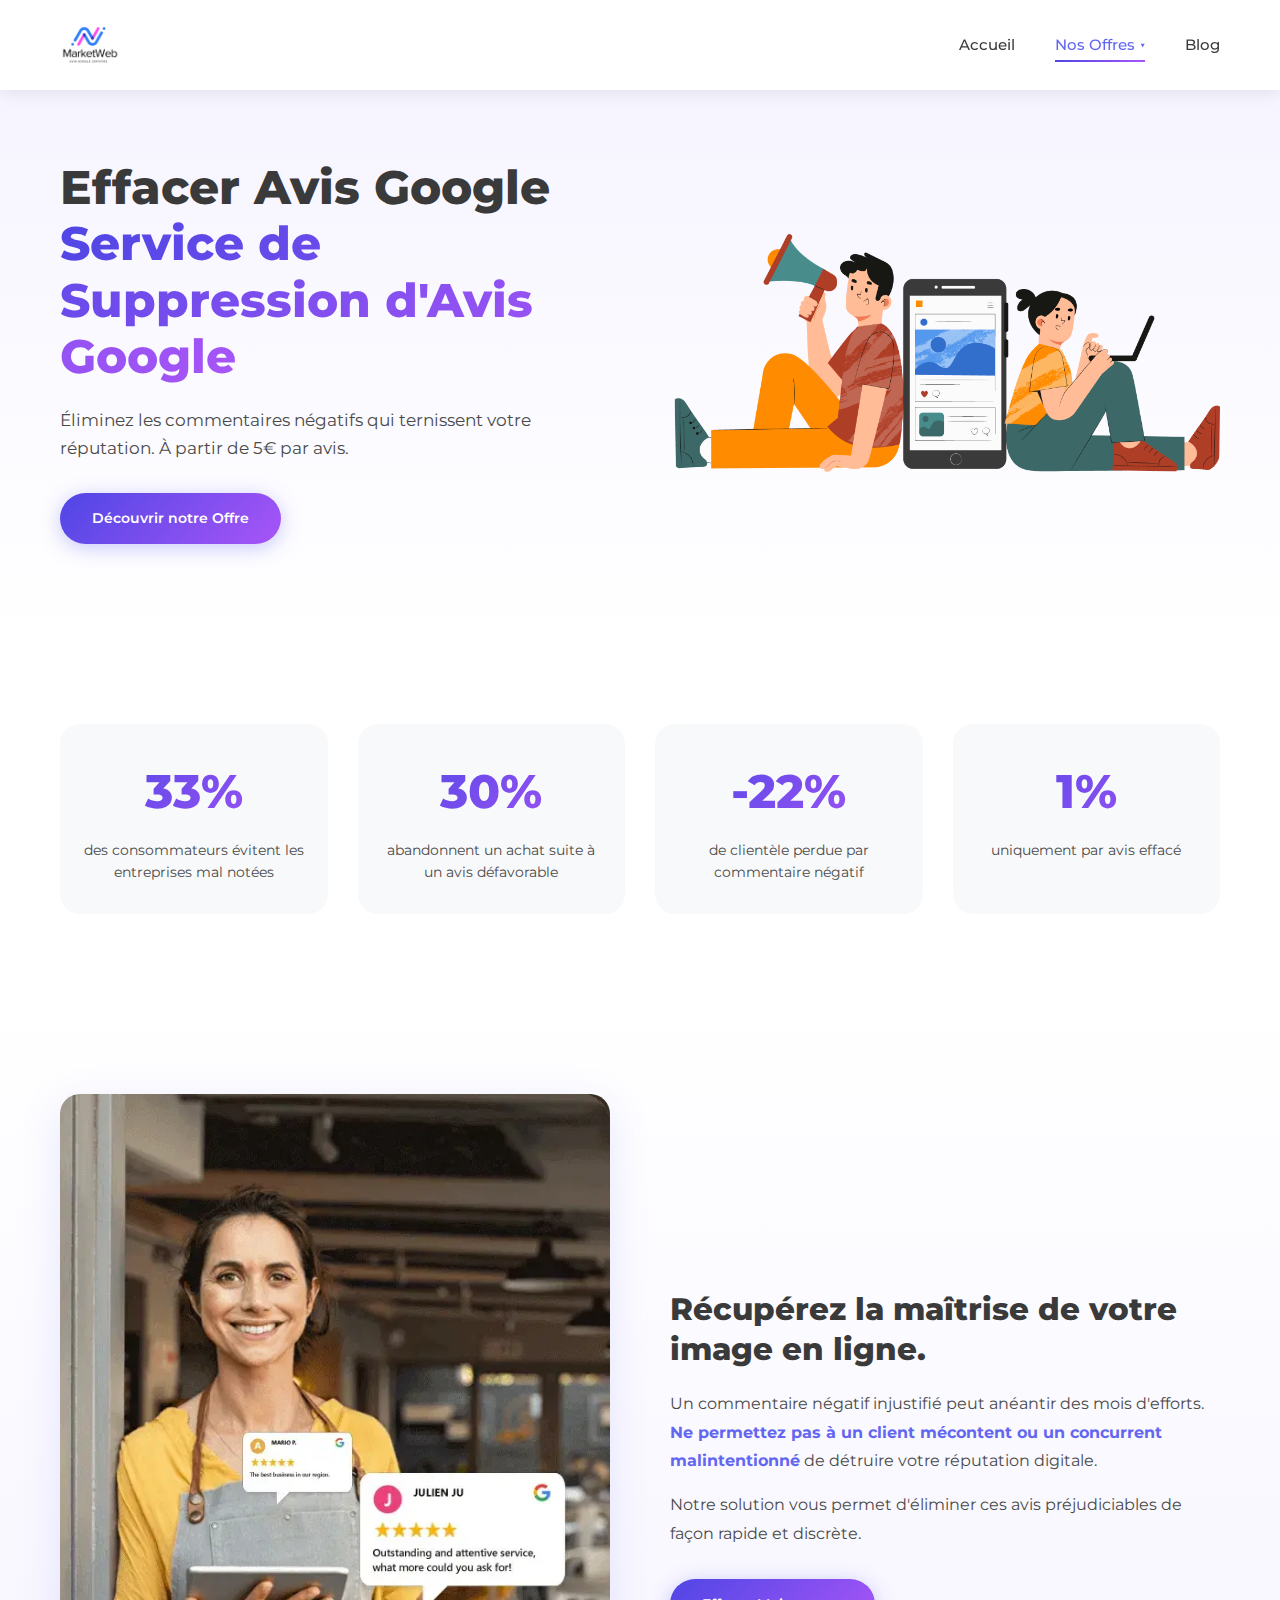
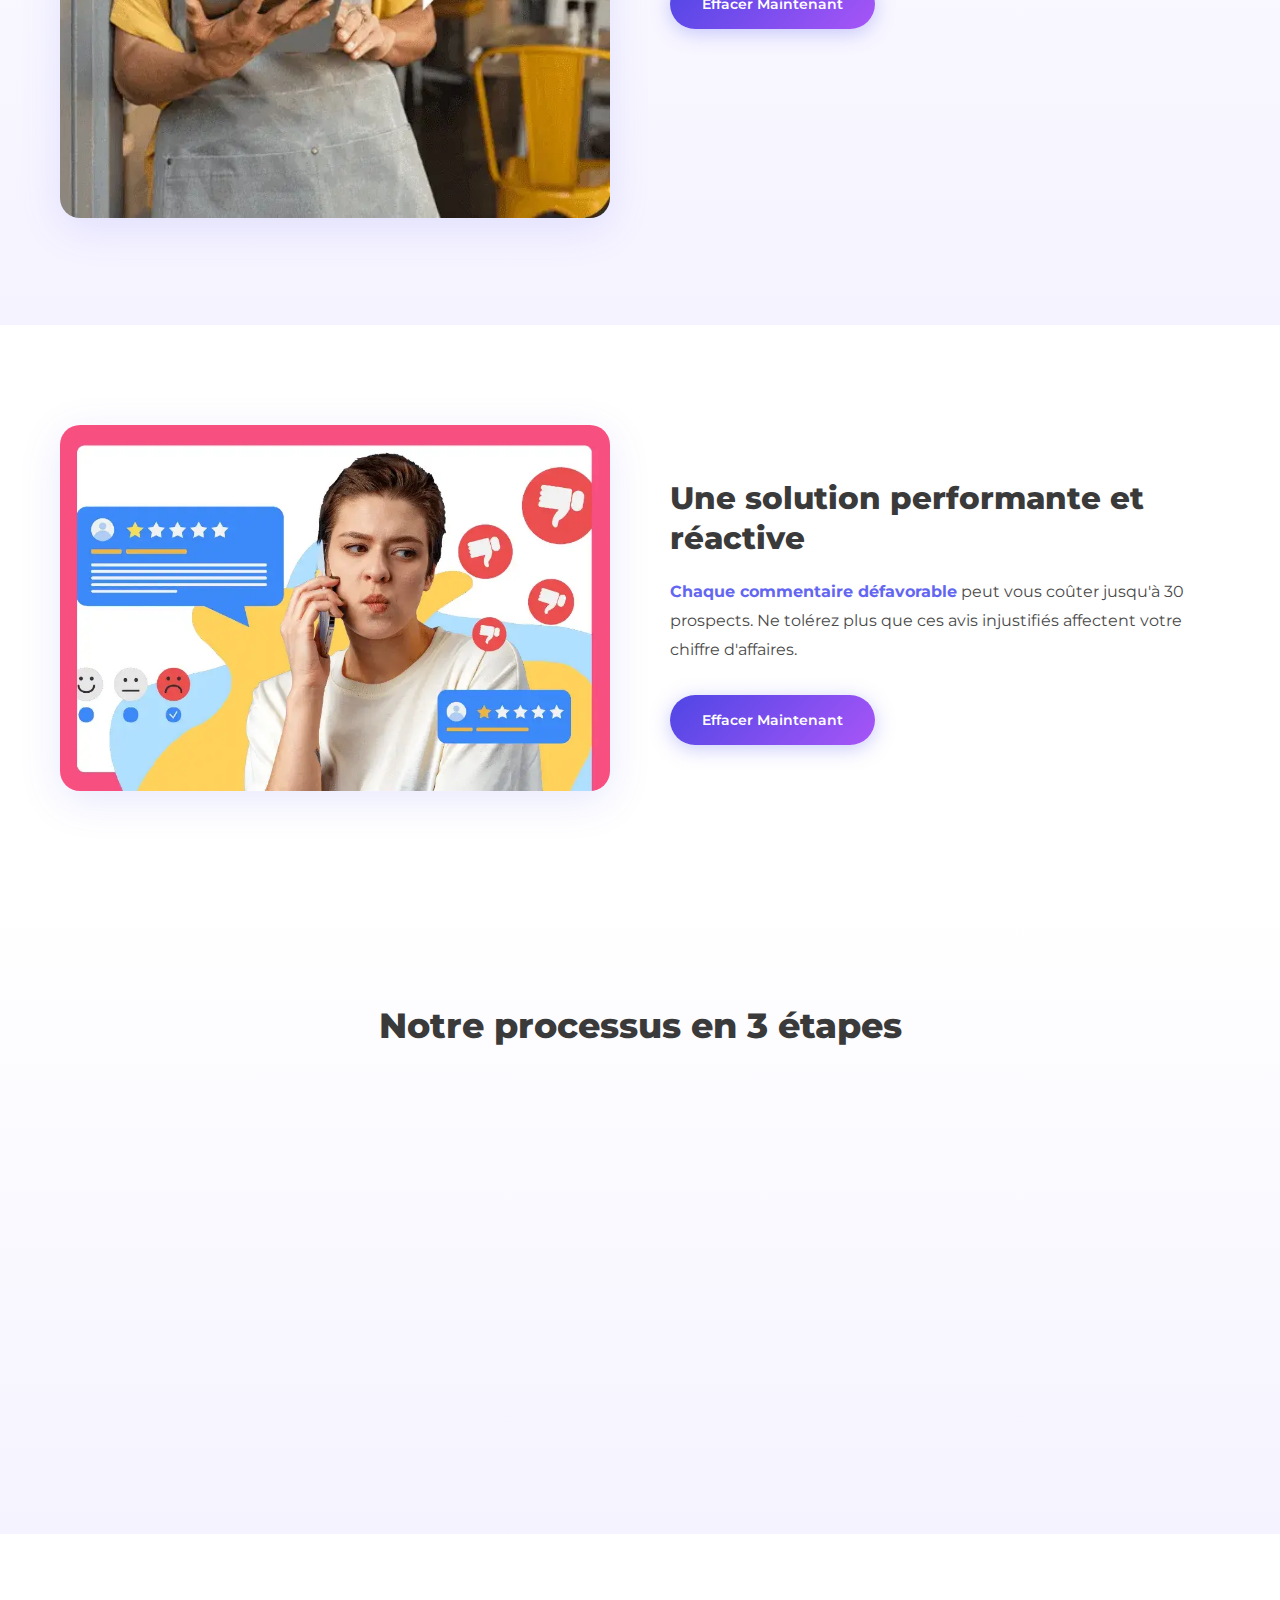
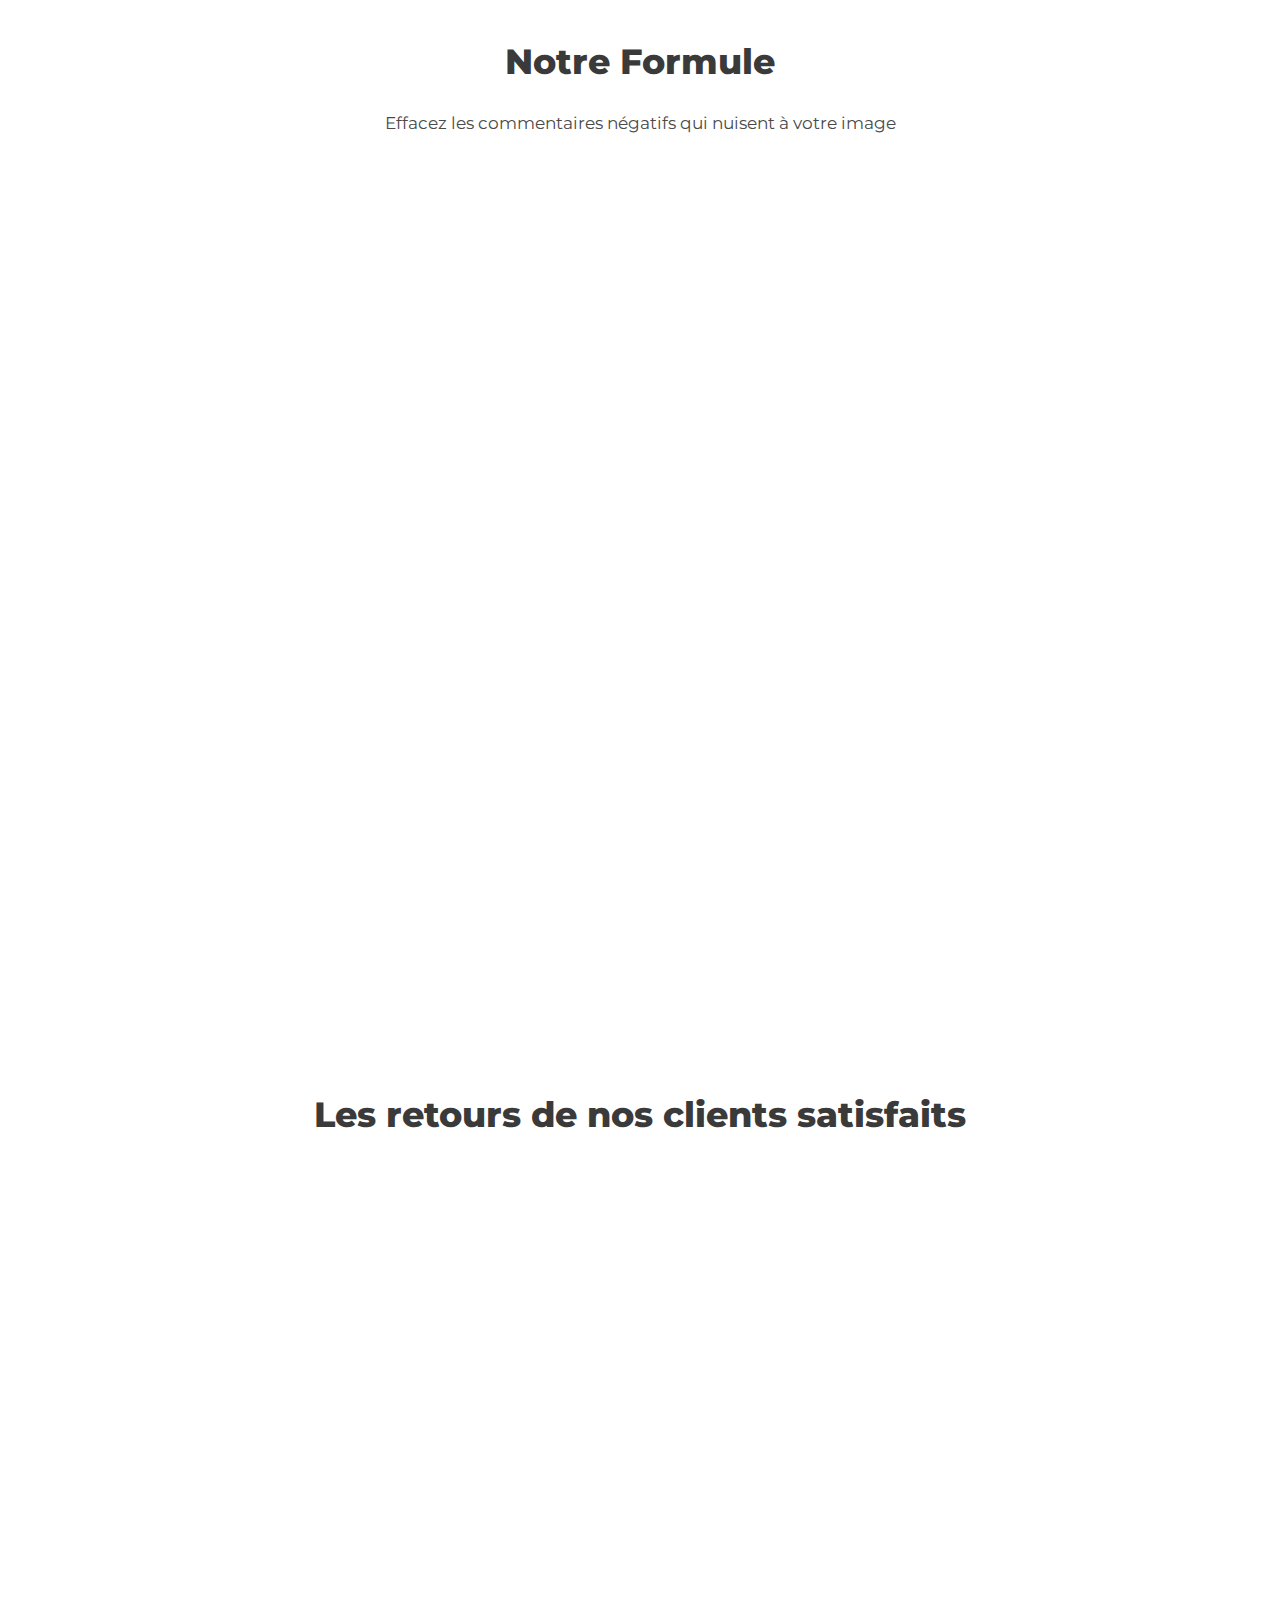
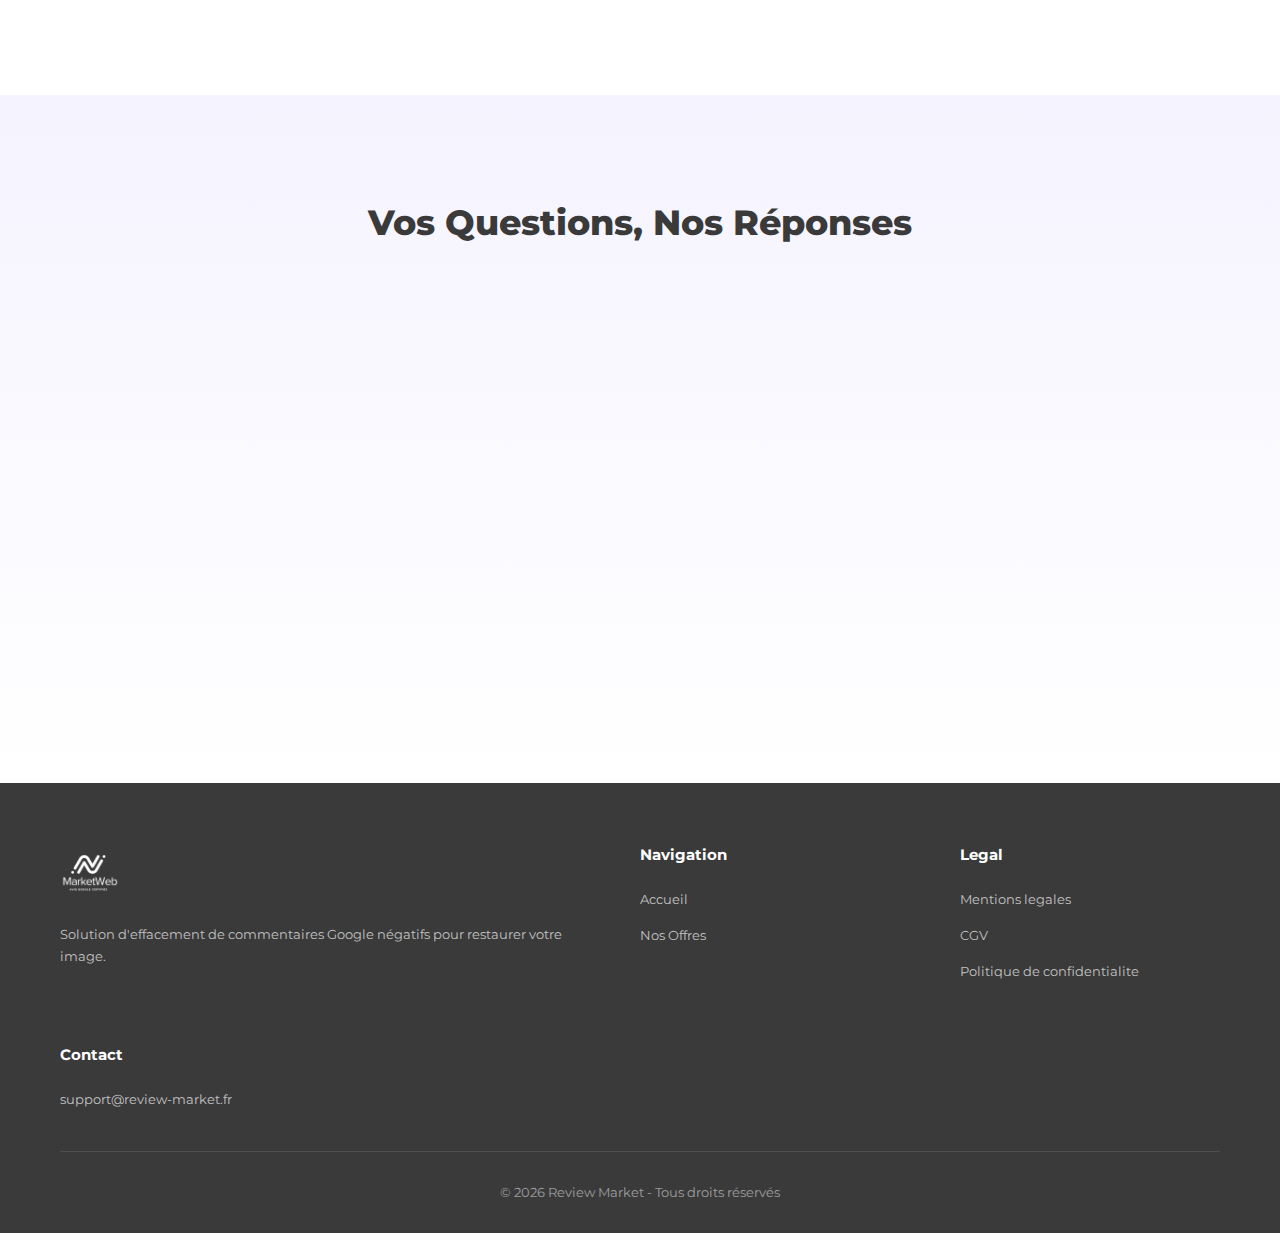
<file: supprimer-avis-google.html>
<!DOCTYPE html>
<html lang="fr">
<head>
    <meta charset="UTF-8">
    <meta name="viewport" content="width=device-width, initial-scale=1.0">
    <meta name="robots" content="index, follow">
    <title>Effacer Avis Google - Service de Suppression d'Avis Google</title>
    <meta name="description" content="Supprimez les avis Google negatifs qui nuisent a votre image. Service rapide et confidentiel a 5 euros par avis. Garantie suppression.">
    <link rel="canonical" href="https://review-market.fr/supprimer-avis-google.html"/>
    <!-- Open Graph / Facebook -->
    <meta property="og:type" content="website">
    <meta property="og:url" content="https://review-market.fr/supprimer-avis-google.html">
    <meta property="og:title" content="Effacer Avis Google - Service de Suppression d'Avis Google">
    <meta property="og:description" content="Supprimez les avis Google negatifs qui nuisent a votre image. Service rapide et confidentiel a 5 euros par avis.">
    <meta property="og:image" content="https://review-market.fr/logo.png">
    <meta property="og:locale" content="fr_FR">
    <meta property="og:site_name" content="Review Market">
    <link rel="preconnect" href="https://fonts.googleapis.com">
    <link rel="preconnect" href="https://fonts.gstatic.com" crossorigin>
    <link href="https://fonts.googleapis.com/css2?family=Montserrat:wght@400;500;600;700;800&display=swap" rel="stylesheet">
    <link rel="stylesheet" href="styles.css">
    <link rel="icon" type="image/x-icon" href="/favicon.ico">
    <link rel="shortcut icon" href="/favicon.ico">
    <link rel="apple-touch-icon" type="image/png" sizes="96x96" href="./logo/apple-icon-96x96.png">
    <link rel="icon" type="image/png" sizes="32x32" href="./logo/android-icon-32x32.png">
    <link rel="icon" type="image/png" sizes="96x96" href="./logo/android-icon-96x96.png">
    <meta name="msapplication-TileColor" content="#ffffff">
    <meta name="msapplication-TileImage" content="./logo/ms-icon-32x32.png">
    <meta name="msapplication-TileImage" content="./logo/ms-icon-96x96.png">
    <!-- Schema.org JSON-LD -->
    <script type="application/ld+json">
    {
        "@context": "https://schema.org",
        "@type": "Organization",
        "name": "Review Market",
        "url": "https://review-market.fr",
        "logo": "https://review-market.fr/logo.png",
        "description": "Service de suppression d'avis Google negatifs pour restaurer votre e-reputation",
        "contactPoint": {
            "@type": "ContactPoint",
            "email": "support@review-market.fr",
            "contactType": "Customer Service",
            "availableLanguage": "French"
        }
    }
    </script>
    <script type="application/ld+json">
    {
        "@context": "https://schema.org",
        "@type": "FAQPage",
        "mainEntity": [
            {
                "@type": "Question",
                "name": "Quelle methode utilisez-vous pour effacer les avis ?",
                "acceptedAnswer": {
                    "@type": "Answer",
                    "text": "Nous employons des techniques conformes aux conditions d'utilisation de Google pour signaler et faire retirer les avis qui violent les regles de la plateforme."
                }
            },
            {
                "@type": "Question",
                "name": "Quel est le delai pour supprimer un avis ?",
                "acceptedAnswer": {
                    "@type": "Answer",
                    "text": "L'effacement necessite generalement entre 3 et 14 jours selon la situation. Nous vous informons de l'avancement a chaque etape du processus."
                }
            },
            {
                "@type": "Question",
                "name": "Est-il possible de supprimer tous les avis ?",
                "acceptedAnswer": {
                    "@type": "Answer",
                    "text": "La majorite des commentaires negatifs peuvent etre effaces. Nous etudions chaque situation et vous communiquons les possibilites avant d'intervenir."
                }
            },
            {
                "@type": "Question",
                "name": "Proposez-vous une garantie ?",
                "acceptedAnswer": {
                    "@type": "Answer",
                    "text": "Nous garantissons l'effacement des avis. Si un commentaire ne peut etre supprime, nous procedons au remboursement ou vous proposons une solution alternative."
                }
            }
        ]
    }
    </script>
    <script type="application/ld+json">
    {
        "@context": "https://schema.org",
        "@type": "Product",
        "name": "Service de Suppression d'Avis Google",
        "description": "Suppression d'avis Google negatifs. Delai 3-14 jours, service discret, garantie suppression.",
        "offers": {
            "@type": "Offer",
            "price": "5",
            "priceCurrency": "EUR",
            "availability": "https://schema.org/InStock",
            "priceSpecification": {
                "@type": "UnitPriceSpecification",
                "price": "5",
                "priceCurrency": "EUR",
                "unitText": "par avis"
            }
        }
    }
    </script>
</head>
<body>
    <header class="header">
        <div class="container">
                        <a href="https://review-market.fr" class="logo">
                <img src="logo.png" alt="Avis Google" title="Avis Google" class="logo-img">
            </a>
            <nav class="nav">
                <ul class="nav-list">
                    <li><a href="https://review-market.fr" class="nav-link">Accueil</a></li>
                    <li class="nav-item dropdown">
                        <a href="#" class="nav-link active">Nos Offres <span class="dropdown-arrow">▼</span></a>
                        <div class="dropdown-menu">
                            <a href="https://review-market.fr#offres">Avis Positifs</a>
                            <a href="acheter-avis-negatif-google.html#offres">Avis Négatifs</a>
                            <a href="supprimer-avis-google.html#offres">Supprimer Avis</a>
                        </div>
                    </li>
                    <li><a href="https://review-market.fr/blog/" class="nav-link">Blog</a></li>
                </ul>
            </nav>
            <button class="menu-toggle" aria-label="Menu">
                <span></span>
                <span></span>
                <span></span>
            </button>
        </div>
    </header>

    <section id="accueil" class="hero">
        <div class="container">
            <div class="hero-content">
                <h1>Effacer Avis Google<br><span class="highlight">Service de Suppression d'Avis Google</span></h1>
                <p class="hero-subtitle">Éliminez les commentaires négatifs qui ternissent votre réputation. À partir de 5€ par avis.</p>
                <a href="#offres" class="btn btn-primary" title="Supprimer Avis Google">Découvrir notre Offre</a>
            </div>
            <div class="hero-image">
                <img src="image-hero.png" alt="Suppression Avis Google" title="Suppression Avis Google" class="hero-img" loading="eager">
            </div>
        </div>
    </section>

    <section class="stats">
        <div class="container">
            <div class="stat-card">
                <div class="stat-number">94%</div>
                <p>des consommateurs évitent les entreprises mal notées</p>
            </div>
            <div class="stat-card">
                <div class="stat-number">86%</div>
                <p>abandonnent un achat suite à un avis défavorable</p>
            </div>
            <div class="stat-card">
                <div class="stat-number">-22%</div>
                <p>de clientèle perdue par commentaire négatif</p>
            </div>
            <div class="stat-card">
                <div class="stat-number">5€</div>
                <p>uniquement par avis effacé</p>
            </div>
        </div>
    </section>

    <section class="credibility">
        <div class="container">
            <div class="credibility-image">
                <img src="img-left-1-1.webp" alt="faire supprimer un avis google" title="faire supprimer un avis google" class="credibility-img" loading="lazy">
            </div>
            <div class="credibility-content">
                <h2>Récupérez la maîtrise de votre image en ligne.</h2>
                <p>Un commentaire négatif injustifié peut anéantir des mois d'efforts. <strong>Ne permettez pas à un client mécontent ou un concurrent malintentionné</strong> de détruire votre réputation digitale.</p>
                <p>Notre solution vous permet d'éliminer ces avis préjudiciables de façon rapide et discrète.</p>
                <a href="#offres" class="btn btn-primary">Effacer Maintenant</a>
            </div>
        </div>
    </section>

    <section class="credibility credibility-reverse">
        <div class="container">
            <div class="credibility-content">
                <h2>Une solution performante et réactive</h2>
                <p><strong>Chaque commentaire défavorable</strong> peut vous coûter jusqu'à 30 prospects. Ne tolérez plus que ces avis injustifiés affectent votre chiffre d'affaires.</p>
                <a href="#offres" class="btn btn-primary" title="retirer un avis google">Effacer Maintenant</a>
            </div>
            <div class="credibility-image">
                <img src="style2.webp" alt="retirer un avis google" title="retirer un avis google" class="credibility-img" loading="lazy">
            </div>
        </div>
    </section>

    <section class="how-it-works">
        <div class="container">
            <h2 class="section-title">Notre processus en 3 étapes</h2>
            <div class="steps">
                <div class="step">
                    <div class="step-icon">
                        <span>1</span>
                    </div>
                    <h3>Indiquez le nombre d'avis</h3>
                    <p>Précisez combien de commentaires négatifs vous souhaitez supprimer. Votre demande est traitée dès validation du paiement.</p>
                </div>
                <div class="step">
                    <div class="step-icon">
                        <span>2</span>
                    </div>
                    <h3>Échange via WhatsApp</h3>
                    <p>Notre équipe vous contacte pour repérer les avis à effacer sur votre fiche Google Business.</p>
                </div>
                <div class="step">
                    <div class="step-icon">
                        <span>3</span>
                    </div>
                    <h3>Effacement des avis</h3>
                    <p>Nous procédons à l'élimination des commentaires négatifs. Votre réputation est restaurée et votre note s'améliore.</p>
                </div>
            </div>
        </div>
    </section>

    <section id="offres" class="pricing">
        <div class="container">
            <h2 class="section-title">Notre Formule</h2>
            <p class="section-subtitle">Effacez les commentaires négatifs qui nuisent à votre image</p>
            <div class="pricing-cards" style="justify-content: center;">
                <div class="pricing-card featured">
                    <div class="pricing-badge">Tarif unique</div>
                    <div class="pricing-header">
                        <h3>Suppression d'Avis</h3>
                        <div class="pricing-bonus">Par avis negatif</div>
                    </div>
                    <div class="pricing-price">
                        <span class="price">5€</span>
                        <span style="font-size: 16px; color: #666;">/ avis</span>
                    </div>
                    <ul class="pricing-features">
                        <li><span class="check">✓</span> Suppression garantie</li>
                        <li><span class="check">✓</span> Delai rapide (3-14 jours)</li>
                        <li><span class="check">✓</span> Service discret</li>
                        <li><span class="check">✓</span> Facture fournie</li>
                        <li><span class="check">✓</span> Garantie remplacement</li>
                        <li><span class="check">✓</span> Service Client 24/7</li>
                        <li><span class="check">✓</span> Paiement securise</li>
                    </ul>
                    <a href="https://buy.stripe.com/cNi8wO59F6zm9dodwbabK0b" class="btn btn-primary" title="supprimer avis google negatif" target="_blank">Commander</a>
                </div>
            </div>
        </div>
    </section>

    <section class="testimonials">
        <div class="container">
            <h2 class="section-title">Les retours de nos clients satisfaits</h2>
            <div class="testimonials-grid">
                <div class="testimonial-card">
                    <img src="1.webp" alt="impossible de supprimer mon avis google" title="impossible de supprimer mon avis google" class="testimonial-img" loading="lazy">
                </div>
                <div class="testimonial-card">
                    <img src="2.webp" alt="enlever avis negatif google" title="enlever avis negatif google" class="testimonial-img" loading="lazy">
                </div>
                <div class="testimonial-card">
                    <img src="3.webp" alt="suppression avis google" title="suppression avis google" class="testimonial-img" loading="lazy">
                </div>
                <div class="testimonial-card">
                    <img src="4.webp" alt="retirer avis google negatif" title="retirer avis google negatif" class="testimonial-img" loading="lazy">
                </div>
                <div class="testimonial-card">
                    <img src="5.webp" alt="effacer avis google" title="effacer avis google" class="testimonial-img" loading="lazy">
                </div>
            </div>
        </div>
    </section>

    <section class="faq">
        <div class="container">
            <h2 class="section-title">Vos Questions, Nos Réponses</h2>
            <div class="faq-list">
                <div class="faq-item">
                    <button class="faq-question">
                        <span>Quelle méthode utilisez-vous pour effacer les avis ?</span>
                        <span class="faq-icon">+</span>
                    </button>
                    <div class="faq-answer">
                        <p>Nous employons des techniques conformes aux conditions d'utilisation de Google pour signaler et faire retirer les avis qui violent les règles de la plateforme.</p>
                    </div>
                </div>
                <div class="faq-item">
                    <button class="faq-question">
                        <span>Quel est le délai pour supprimer un avis ?</span>
                        <span class="faq-icon">+</span>
                    </button>
                    <div class="faq-answer">
                        <p>L'effacement nécessite généralement entre 3 et 14 jours selon la situation. Nous vous informons de l'avancement à chaque étape du processus.</p>
                    </div>
                </div>
                <div class="faq-item">
                    <button class="faq-question">
                        <span>Est-il possible de supprimer tous les avis ?</span>
                        <span class="faq-icon">+</span>
                    </button>
                    <div class="faq-answer">
                        <p>La majorité des commentaires négatifs peuvent être effacés. Nous étudions chaque situation et vous communiquons les possibilités avant d'intervenir.</p>
                    </div>
                </div>
                <div class="faq-item">
                    <button class="faq-question">
                        <span>Proposez-vous une garantie ?</span>
                        <span class="faq-icon">+</span>
                    </button>
                    <div class="faq-answer">
                        <p>Nous garantissons l'effacement des avis. Si un commentaire ne peut être supprimé, nous procédons au remboursement ou vous proposons une solution alternative.</p>
                    </div>
                </div>
            </div>
        </div>
    </section>

    <footer class="footer">
        <div class="container">
            <div class="footer-content">
                <div class="footer-brand">
                                <a href="https://review-market.fr" class="logo">
                        <img src="logo.png" alt="supprimer avis google negatif" title="supprimer avis google negatif" class="logo-img">
                    </a>
                    <p>Solution d'effacement de commentaires Google négatifs pour restaurer votre image.</p>
                </div>
                <div class="footer-links">
                    <h4>Navigation</h4>
                    <ul>
                        <li><a href="#accueil">Accueil</a></li>
                        <li><a href="#offres">Nos Offres</a></li>
                    </ul>
                </div>
                <div class="footer-links">
                    <h4>Legal</h4>
                    <ul>
                        <li><a href="#">Mentions legales</a></li>
                        <li><a href="#">CGV</a></li>
                        <li><a href="#">Politique de confidentialite</a></li>
                    </ul>
                </div>
                <div class="footer-links">
                    <h4>Contact</h4>
                    <ul>
                        <li><a href="mailto:support@review-market.fr">support@review-market.fr</a></li>
                    </ul>
                </div>
            </div>
            <div class="footer-bottom">
                <p>&copy; 2026 Review Market - Tous droits réservés</p>
            </div>
        </div>
    </footer>

    <script>
        document.addEventListener('DOMContentLoaded', function() {

            const menuToggle = document.querySelector('.menu-toggle');
            const nav = document.querySelector('.nav');

            if (menuToggle && nav) {
                menuToggle.addEventListener('click', function() {
                    nav.classList.toggle('active');
                    menuToggle.classList.toggle('active');
                });

                const navLinks = document.querySelectorAll('.nav-link:not(.nav-item.dropdown > .nav-link)');
                navLinks.forEach(link => {
                    link.addEventListener('click', function() {
                        nav.classList.remove('active');
                        menuToggle.classList.remove('active');
                    });
                });
            }

            const dropdowns = document.querySelectorAll('.nav-item.dropdown');
            dropdowns.forEach(dropdown => {
                const dropdownLink = dropdown.querySelector('.nav-link');
                dropdownLink.addEventListener('click', function(e) {
                    if (window.innerWidth <= 768) {
                        e.preventDefault();
                        dropdown.classList.toggle('active');
                    }
                });
            });

            const dropdownMenuLinks = document.querySelectorAll('.dropdown-menu a');
            dropdownMenuLinks.forEach(link => {
                link.addEventListener('click', function() {
                    if (window.innerWidth <= 768) {
                        const nav = document.querySelector('.nav');
                        const menuToggle = document.querySelector('.menu-toggle');
                        nav.classList.remove('active');
                        menuToggle.classList.remove('active');
                        document.querySelectorAll('.nav-item.dropdown').forEach(d => d.classList.remove('active'));
                    }
                });
            });

            const anchorLinks = document.querySelectorAll('a[href^="#"]');

            anchorLinks.forEach(link => {
                link.addEventListener('click', function(e) {
                    e.preventDefault();
                    const targetId = this.getAttribute('href');
                    const targetElement = document.querySelector(targetId);

                    if (targetElement) {
                        const headerHeight = document.querySelector('.header').offsetHeight;
                        const targetPosition = targetElement.offsetTop - headerHeight;

                        window.scrollTo({
                            top: targetPosition,
                            behavior: 'smooth'
                        });
                    }
                });
            });

            const faqItems = document.querySelectorAll('.faq-item');

            faqItems.forEach(item => {
                const question = item.querySelector('.faq-question');

                question.addEventListener('click', function() {
                    faqItems.forEach(otherItem => {
                        if (otherItem !== item && otherItem.classList.contains('active')) {
                            otherItem.classList.remove('active');
                        }
                    });

                    item.classList.toggle('active');
                });
            });

            const sections = document.querySelectorAll('section[id]');
            const navLinksAll = document.querySelectorAll('.nav-link');

            function updateActiveNav() {
                const scrollPosition = window.scrollY + 100;

                sections.forEach(section => {
                    const sectionTop = section.offsetTop;
                    const sectionHeight = section.offsetHeight;
                    const sectionId = section.getAttribute('id');

                    if (scrollPosition >= sectionTop && scrollPosition < sectionTop + sectionHeight) {
                        navLinksAll.forEach(link => {
                            link.classList.remove('active');
                            if (link.getAttribute('href') === '#' + sectionId) {
                                link.classList.add('active');
                            }
                        });
                    }
                });
            }

            window.addEventListener('scroll', updateActiveNav);

            const header = document.querySelector('.header');

            function updateHeader() {
                if (window.scrollY > 50) {
                    header.style.boxShadow = '0 4px 20px rgba(0, 0, 0, 0.1)';
                } else {
                    header.style.boxShadow = '0 4px 15px rgba(0, 0, 0, 0.08)';
                }
            }

            window.addEventListener('scroll', updateHeader);

            const animateElements = document.querySelectorAll('.stat-card, .step, .pricing-card, .testimonial-card, .blog-card, .faq-item');

            const observerOptions = {
                threshold: 0.1,
                rootMargin: '0px 0px -50px 0px'
            };

            const observer = new IntersectionObserver(function(entries) {
                entries.forEach(entry => {
                    if (entry.isIntersecting) {
                        entry.target.style.opacity = '1';
                        entry.target.style.transform = 'translateY(0)';
                    }
                });
            }, observerOptions);

            animateElements.forEach(element => {
                element.style.opacity = '0';
                element.style.transform = 'translateY(30px)';
                element.style.transition = 'opacity 0.6s ease, transform 0.6s ease';
                observer.observe(element);
            });

            const statNumbers = document.querySelectorAll('.stat-number');
            let animated = false;

            function animateCounters() {
                if (animated) return;

                statNumbers.forEach(stat => {
                    const target = parseInt(stat.textContent);
                    let current = 0;
                    const increment = target / 50;
                    const duration = 2000;
                    const stepTime = duration / 50;

                    const counter = setInterval(() => {
                        current += increment;
                        if (current >= target) {
                            stat.textContent = target + '%';
                            clearInterval(counter);
                        } else {
                            stat.textContent = Math.floor(current) + '%';
                        }
                    }, stepTime);
                });

                animated = true;
            }

            const statsSection = document.querySelector('.stats');
            if (statsSection) {
                const statsObserver = new IntersectionObserver((entries) => {
                    entries.forEach(entry => {
                        if (entry.isIntersecting) {
                            animateCounters();
                        }
                    });
                }, { threshold: 0.5 });

                statsObserver.observe(statsSection);
            }

        });
    </script>
</body>
</html>
</file>
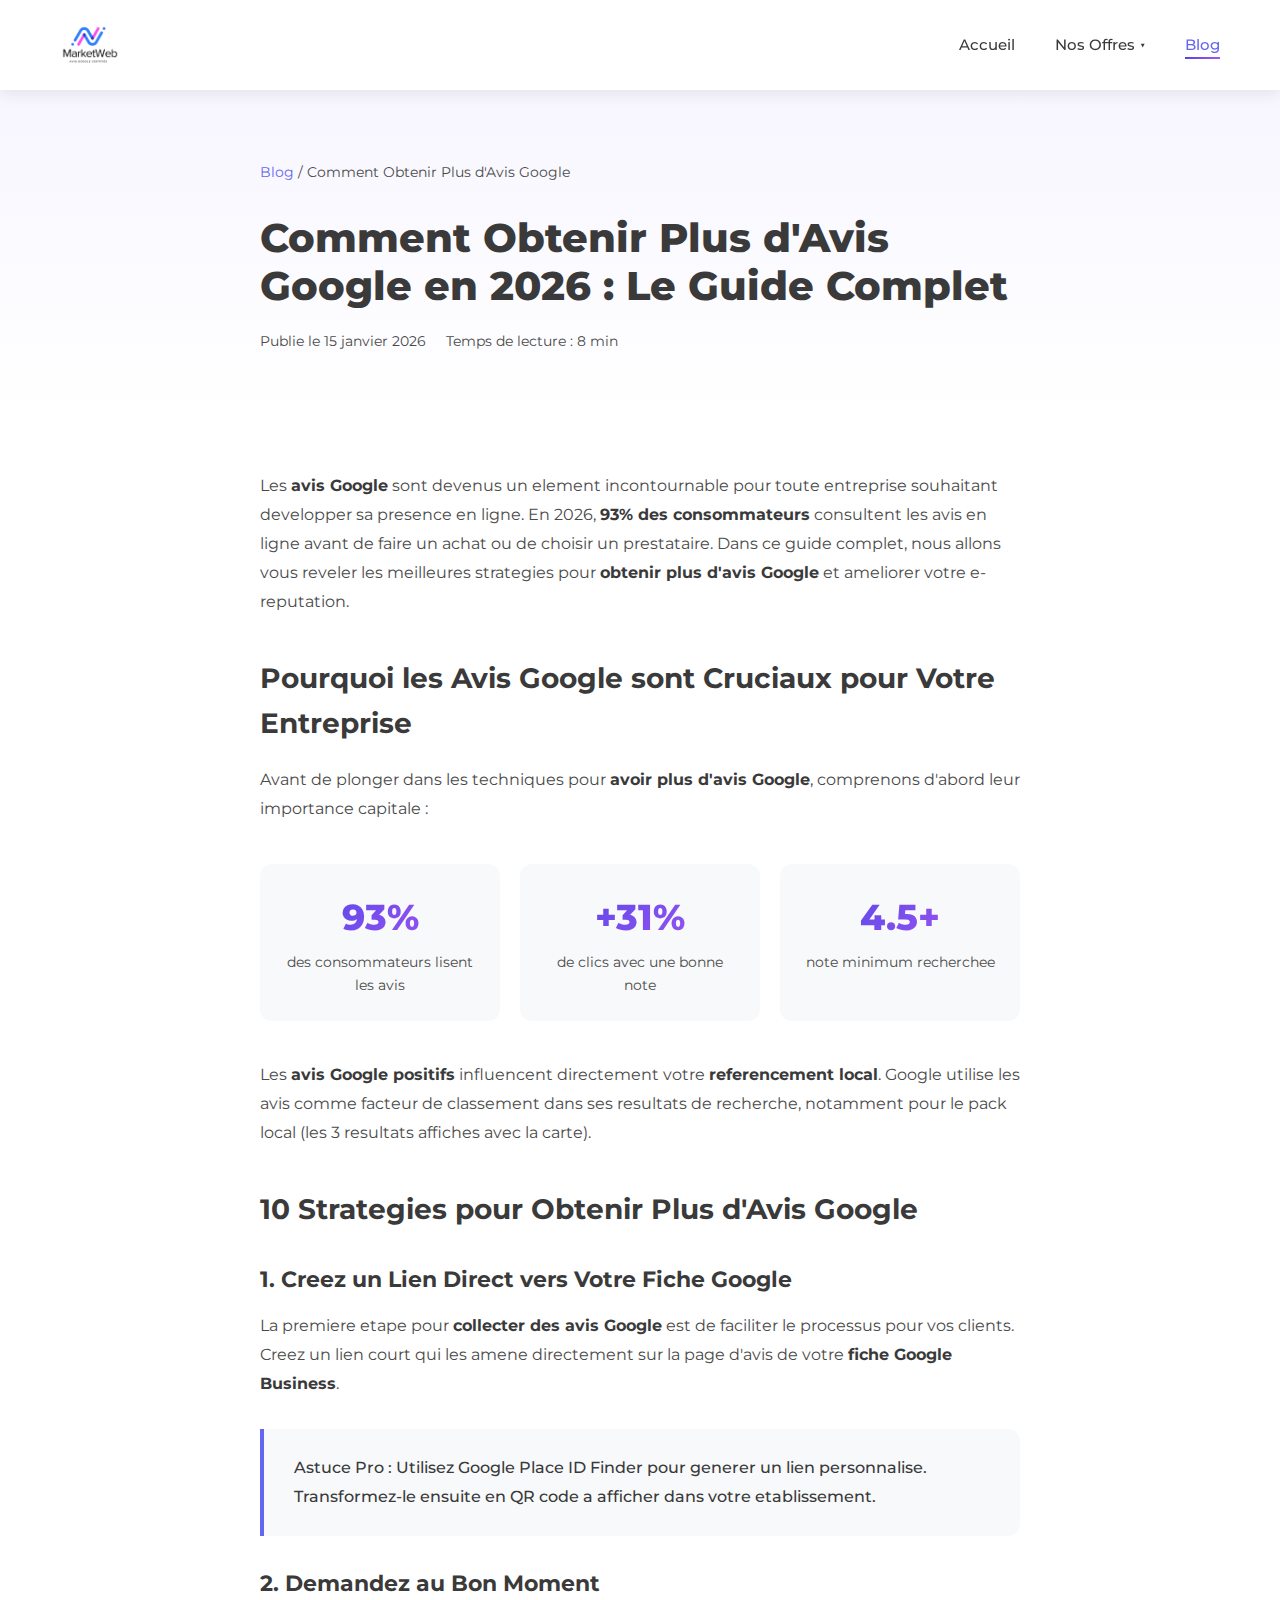
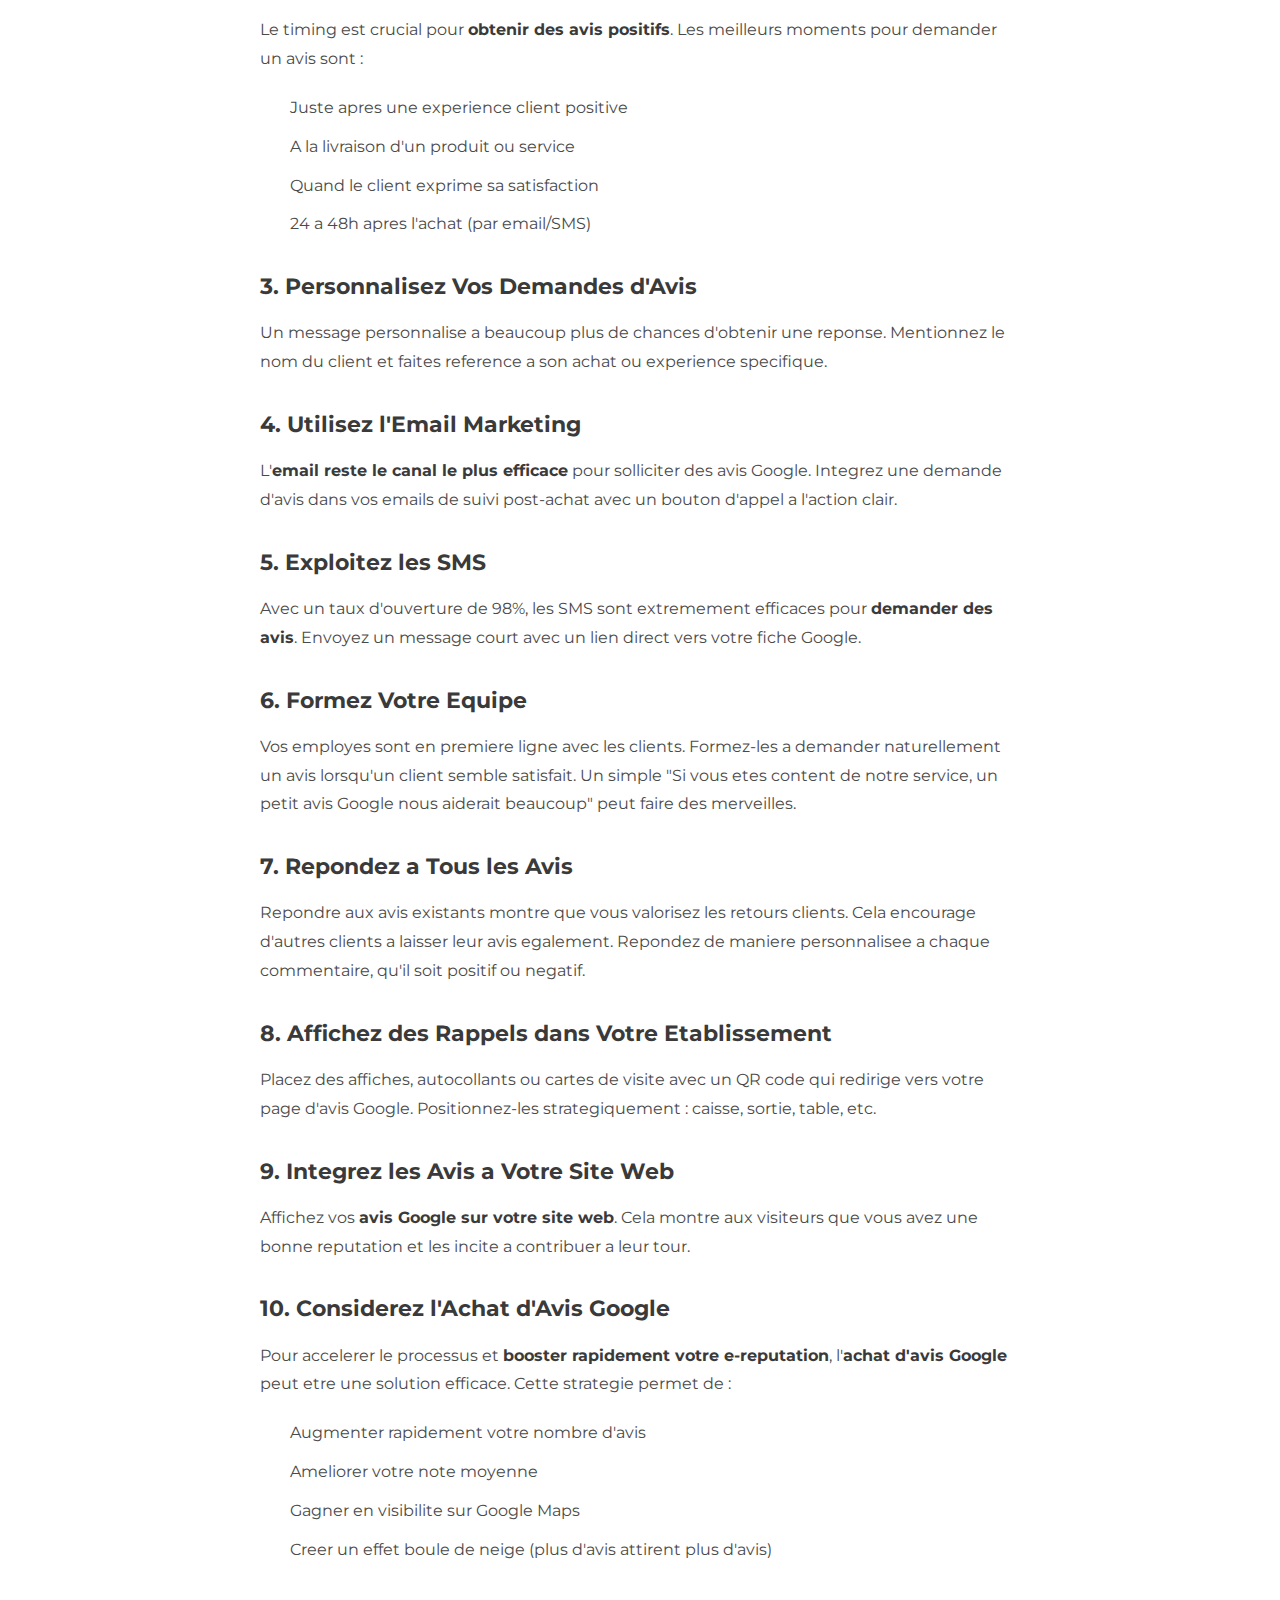
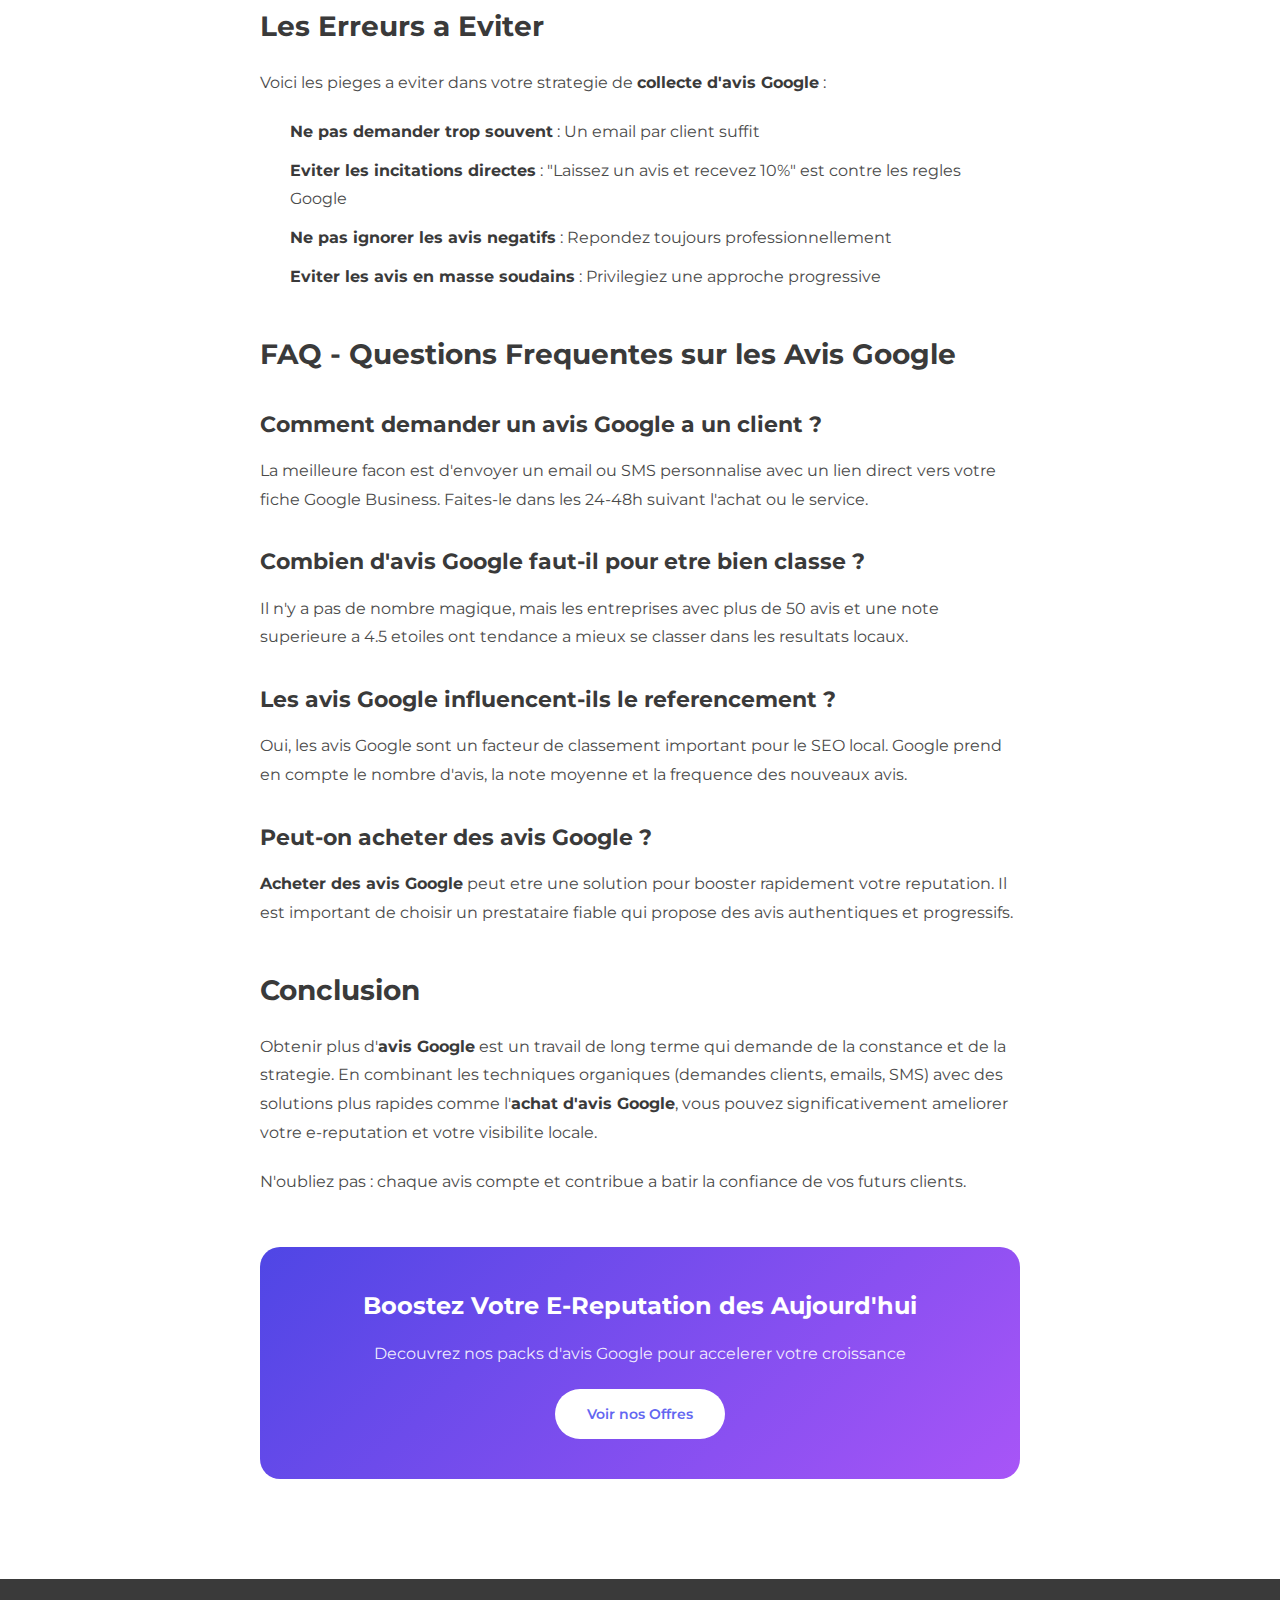
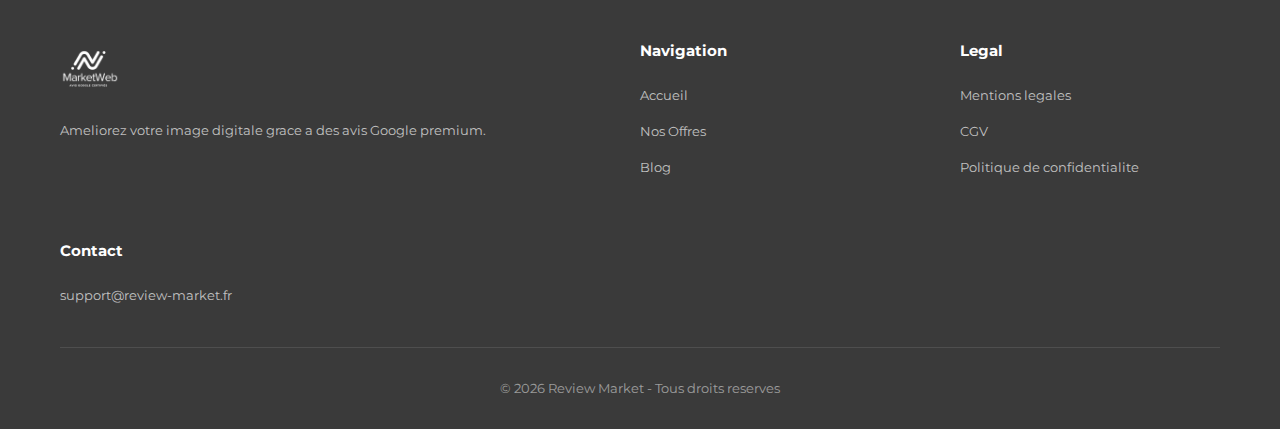
<file: blog/comment-obtenir-plus-avis-google.html>
<!DOCTYPE html>
<html lang="fr">
<head>
    <meta charset="UTF-8">
    <meta name="viewport" content="width=device-width, initial-scale=1.0">
    <meta name="robots" content="index, follow">
    <title>Comment Obtenir Plus d'Avis Google en 2026 - Guide Complet | Review Market</title>
    <meta name="description" content="Decouvrez 10 strategies efficaces pour obtenir plus d'avis Google. Augmentez votre note, ameliorez votre SEO local et attirez plus de clients.">
    <link rel="canonical" href="https://review-market.fr/blog/comment-obtenir-plus-avis-google.html"/>
    <!-- Open Graph -->
    <meta property="og:type" content="article">
    <meta property="og:url" content="https://review-market.fr/blog/comment-obtenir-plus-avis-google.html">
    <meta property="og:title" content="Comment Obtenir Plus d'Avis Google en 2026 - Guide Complet">
    <meta property="og:description" content="Decouvrez 10 strategies efficaces pour obtenir plus d'avis Google et booster votre referencement local.">
    <meta property="og:image" content="https://review-market.fr/logo.png">
    <meta property="og:locale" content="fr_FR">
    <meta property="og:site_name" content="Review Market">
    <meta property="article:published_time" content="2026-01-15">
    <meta property="article:author" content="Review Market">
    <link rel="preconnect" href="https://fonts.googleapis.com">
    <link rel="preconnect" href="https://fonts.gstatic.com" crossorigin>
    <link href="https://fonts.googleapis.com/css2?family=Montserrat:wght@400;500;600;700;800&display=swap" rel="stylesheet">
    <link rel="stylesheet" href="../styles.css">
    <link rel="stylesheet" href="blog.css">
    <link rel="icon" type="image/x-icon" href="/favicon.ico">
    <!-- Schema.org JSON-LD Article -->
    <script type="application/ld+json">
    {
        "@context": "https://schema.org",
        "@type": "Article",
        "headline": "Comment Obtenir Plus d'Avis Google en 2026 - Guide Complet",
        "description": "Decouvrez 10 strategies efficaces pour obtenir plus d'avis Google",
        "image": "https://review-market.fr/logo.png",
        "author": {
            "@type": "Organization",
            "name": "Review Market"
        },
        "publisher": {
            "@type": "Organization",
            "name": "Review Market",
            "logo": {
                "@type": "ImageObject",
                "url": "https://review-market.fr/logo.png"
            }
        },
        "datePublished": "2026-01-15",
        "dateModified": "2026-01-15"
    }
    </script>
    <script type="application/ld+json">
    {
        "@context": "https://schema.org",
        "@type": "FAQPage",
        "mainEntity": [
            {
                "@type": "Question",
                "name": "Comment demander un avis Google a un client ?",
                "acceptedAnswer": {
                    "@type": "Answer",
                    "text": "La meilleure facon de demander un avis Google est d'envoyer un email ou SMS personnalise avec un lien direct vers votre fiche Google Business. Faites-le dans les 24-48h suivant l'achat ou le service."
                }
            },
            {
                "@type": "Question",
                "name": "Combien d'avis Google faut-il pour etre bien classe ?",
                "acceptedAnswer": {
                    "@type": "Answer",
                    "text": "Il n'y a pas de nombre magique, mais les entreprises avec plus de 50 avis et une note superieure a 4.5 etoiles ont tendance a mieux se classer dans les resultats locaux Google."
                }
            },
            {
                "@type": "Question",
                "name": "Les avis Google influencent-ils le referencement ?",
                "acceptedAnswer": {
                    "@type": "Answer",
                    "text": "Oui, les avis Google sont un facteur de classement important pour le SEO local. Google prend en compte le nombre d'avis, la note moyenne et la frequence des nouveaux avis."
                }
            },
            {
                "@type": "Question",
                "name": "Peut-on acheter des avis Google ?",
                "acceptedAnswer": {
                    "@type": "Answer",
                    "text": "Acheter des avis Google peut etre une solution pour booster rapidement votre reputation. Il est important de choisir un prestataire fiable qui propose des avis authentiques et progressifs."
                }
            }
        ]
    }
    </script>
    <script type="application/ld+json">
    {
        "@context": "https://schema.org",
        "@type": "HowTo",
        "name": "Comment obtenir plus d'avis Google",
        "description": "Guide etape par etape pour augmenter le nombre d'avis sur votre fiche Google Business",
        "step": [
            {
                "@type": "HowToStep",
                "name": "Creer un lien direct vers votre fiche",
                "text": "Generez un lien court qui amene directement les clients sur la page d'avis de votre fiche Google Business."
            },
            {
                "@type": "HowToStep",
                "name": "Demander au bon moment",
                "text": "Envoyez votre demande d'avis dans les 24-48h suivant l'experience client, quand la satisfaction est encore fraiche."
            },
            {
                "@type": "HowToStep",
                "name": "Personnaliser vos demandes",
                "text": "Utilisez le prenom du client et mentionnez le service ou produit specifique dans votre message."
            },
            {
                "@type": "HowToStep",
                "name": "Repondre a tous les avis",
                "text": "Montrez que vous valorisez les retours en repondant a chaque avis, positif comme negatif."
            }
        ]
    }
    </script>
</head>
<body>
    <header class="header">
        <div class="container">
            <a href="https://review-market.fr" class="logo">
                <img src="../logo.png" alt="Avis Google" title="Avis Google" class="logo-img">
            </a>
            <nav class="nav">
                <ul class="nav-list">
                    <li><a href="https://review-market.fr" class="nav-link">Accueil</a></li>
                    <li class="nav-item dropdown">
                        <a href="#" class="nav-link">Nos Offres <span class="dropdown-arrow">&#9660;</span></a>
                        <div class="dropdown-menu">
                            <a href="https://review-market.fr#offres">Avis Positifs</a>
                            <a href="../acheter-avis-negatif-google.html#offres">Avis Negatifs</a>
                            <a href="../supprimer-avis-google.html#offres">Supprimer Avis</a>
                        </div>
                    </li>
                    <li><a href="https://review-market.fr/blog/" class="nav-link active">Blog</a></li>
                </ul>
            </nav>
            <button class="menu-toggle" aria-label="Menu">
                <span></span>
                <span></span>
                <span></span>
            </button>
        </div>
    </header>

    <section class="article-hero">
        <div class="container">
            <nav class="article-breadcrumb">
                <a href="https://review-market.fr/blog/">Blog</a> <span>/ Comment Obtenir Plus d'Avis Google</span>
            </nav>
            <h1>Comment Obtenir Plus d'Avis Google en 2026 : Le Guide Complet</h1>
            <div class="article-meta">
                <span>Publie le 15 janvier 2026</span>
                <span>Temps de lecture : 8 min</span>
            </div>
        </div>
    </section>

    <article class="article-content">
        <div class="container">
            <p>Les <strong>avis Google</strong> sont devenus un element incontournable pour toute entreprise souhaitant developper sa presence en ligne. En 2026, <strong>93% des consommateurs</strong> consultent les avis en ligne avant de faire un achat ou de choisir un prestataire. Dans ce guide complet, nous allons vous reveler les meilleures strategies pour <strong>obtenir plus d'avis Google</strong> et ameliorer votre e-reputation.</p>

            <h2>Pourquoi les Avis Google sont Cruciaux pour Votre Entreprise</h2>

            <p>Avant de plonger dans les techniques pour <strong>avoir plus d'avis Google</strong>, comprenons d'abord leur importance capitale :</p>

            <div class="article-stats">
                <div class="article-stat">
                    <div class="number">93%</div>
                    <div class="label">des consommateurs lisent les avis</div>
                </div>
                <div class="article-stat">
                    <div class="number">+31%</div>
                    <div class="label">de clics avec une bonne note</div>
                </div>
                <div class="article-stat">
                    <div class="number">4.5+</div>
                    <div class="label">note minimum recherchee</div>
                </div>
            </div>

            <p>Les <strong>avis Google positifs</strong> influencent directement votre <strong>referencement local</strong>. Google utilise les avis comme facteur de classement dans ses resultats de recherche, notamment pour le pack local (les 3 resultats affiches avec la carte).</p>

            <h2>10 Strategies pour Obtenir Plus d'Avis Google</h2>

            <h3>1. Creez un Lien Direct vers Votre Fiche Google</h3>

            <p>La premiere etape pour <strong>collecter des avis Google</strong> est de faciliter le processus pour vos clients. Creez un lien court qui les amene directement sur la page d'avis de votre <strong>fiche Google Business</strong>.</p>

            <div class="article-highlight">
                <p>Astuce Pro : Utilisez Google Place ID Finder pour generer un lien personnalise. Transformez-le ensuite en QR code a afficher dans votre etablissement.</p>
            </div>

            <h3>2. Demandez au Bon Moment</h3>

            <p>Le timing est crucial pour <strong>obtenir des avis positifs</strong>. Les meilleurs moments pour demander un avis sont :</p>

            <ul>
                <li>Juste apres une experience client positive</li>
                <li>A la livraison d'un produit ou service</li>
                <li>Quand le client exprime sa satisfaction</li>
                <li>24 a 48h apres l'achat (par email/SMS)</li>
            </ul>

            <h3>3. Personnalisez Vos Demandes d'Avis</h3>

            <p>Un message personnalise a beaucoup plus de chances d'obtenir une reponse. Mentionnez le nom du client et faites reference a son achat ou experience specifique.</p>

            <h3>4. Utilisez l'Email Marketing</h3>

            <p>L'<strong>email reste le canal le plus efficace</strong> pour solliciter des avis Google. Integrez une demande d'avis dans vos emails de suivi post-achat avec un bouton d'appel a l'action clair.</p>

            <h3>5. Exploitez les SMS</h3>

            <p>Avec un taux d'ouverture de 98%, les SMS sont extremement efficaces pour <strong>demander des avis</strong>. Envoyez un message court avec un lien direct vers votre fiche Google.</p>

            <h3>6. Formez Votre Equipe</h3>

            <p>Vos employes sont en premiere ligne avec les clients. Formez-les a demander naturellement un avis lorsqu'un client semble satisfait. Un simple "Si vous etes content de notre service, un petit avis Google nous aiderait beaucoup" peut faire des merveilles.</p>

            <h3>7. Repondez a Tous les Avis</h3>

            <p>Repondre aux avis existants montre que vous valorisez les retours clients. Cela encourage d'autres clients a laisser leur avis egalement. Repondez de maniere personnalisee a chaque commentaire, qu'il soit positif ou negatif.</p>

            <h3>8. Affichez des Rappels dans Votre Etablissement</h3>

            <p>Placez des affiches, autocollants ou cartes de visite avec un QR code qui redirige vers votre page d'avis Google. Positionnez-les strategiquement : caisse, sortie, table, etc.</p>

            <h3>9. Integrez les Avis a Votre Site Web</h3>

            <p>Affichez vos <strong>avis Google sur votre site web</strong>. Cela montre aux visiteurs que vous avez une bonne reputation et les incite a contribuer a leur tour.</p>

            <h3>10. Considerez l'Achat d'Avis Google</h3>

            <p>Pour accelerer le processus et <strong>booster rapidement votre e-reputation</strong>, l'<strong>achat d'avis Google</strong> peut etre une solution efficace. Cette strategie permet de :</p>

            <ul>
                <li>Augmenter rapidement votre nombre d'avis</li>
                <li>Ameliorer votre note moyenne</li>
                <li>Gagner en visibilite sur Google Maps</li>
                <li>Creer un effet boule de neige (plus d'avis attirent plus d'avis)</li>
            </ul>

            <h2>Les Erreurs a Eviter</h2>

            <p>Voici les pieges a eviter dans votre strategie de <strong>collecte d'avis Google</strong> :</p>

            <ul>
                <li><strong>Ne pas demander trop souvent</strong> : Un email par client suffit</li>
                <li><strong>Eviter les incitations directes</strong> : "Laissez un avis et recevez 10%" est contre les regles Google</li>
                <li><strong>Ne pas ignorer les avis negatifs</strong> : Repondez toujours professionnellement</li>
                <li><strong>Eviter les avis en masse soudains</strong> : Privilegiez une approche progressive</li>
            </ul>

            <h2>FAQ - Questions Frequentes sur les Avis Google</h2>

            <h3>Comment demander un avis Google a un client ?</h3>
            <p>La meilleure facon est d'envoyer un email ou SMS personnalise avec un lien direct vers votre fiche Google Business. Faites-le dans les 24-48h suivant l'achat ou le service.</p>

            <h3>Combien d'avis Google faut-il pour etre bien classe ?</h3>
            <p>Il n'y a pas de nombre magique, mais les entreprises avec plus de 50 avis et une note superieure a 4.5 etoiles ont tendance a mieux se classer dans les resultats locaux.</p>

            <h3>Les avis Google influencent-ils le referencement ?</h3>
            <p>Oui, les avis Google sont un facteur de classement important pour le SEO local. Google prend en compte le nombre d'avis, la note moyenne et la frequence des nouveaux avis.</p>

            <h3>Peut-on acheter des avis Google ?</h3>
            <p><strong>Acheter des avis Google</strong> peut etre une solution pour booster rapidement votre reputation. Il est important de choisir un prestataire fiable qui propose des avis authentiques et progressifs.</p>

            <h2>Conclusion</h2>

            <p>Obtenir plus d'<strong>avis Google</strong> est un travail de long terme qui demande de la constance et de la strategie. En combinant les techniques organiques (demandes clients, emails, SMS) avec des solutions plus rapides comme l'<strong>achat d'avis Google</strong>, vous pouvez significativement ameliorer votre e-reputation et votre visibilite locale.</p>

            <p>N'oubliez pas : chaque avis compte et contribue a batir la confiance de vos futurs clients.</p>

            <div class="article-cta">
                <h3>Boostez Votre E-Reputation des Aujourd'hui</h3>
                <p>Decouvrez nos packs d'avis Google pour accelerer votre croissance</p>
                <a href="https://review-market.fr#offres" class="btn">Voir nos Offres</a>
            </div>
        </div>
    </article>

    <footer class="footer">
        <div class="container">
            <div class="footer-content">
                <div class="footer-brand">
                    <a href="https://review-market.fr" class="logo">
                        <img src="../logo.png" alt="acheter avis google business" title="acheter avis google business" class="logo-img">
                    </a>
                    <p>Ameliorez votre image digitale grace a des avis Google premium.</p>
                </div>
                <div class="footer-links">
                    <h4>Navigation</h4>
                    <ul>
                        <li><a href="https://review-market.fr">Accueil</a></li>
                        <li><a href="https://review-market.fr#offres">Nos Offres</a></li>
                        <li><a href="https://review-market.fr/blog/">Blog</a></li>
                    </ul>
                </div>
                <div class="footer-links">
                    <h4>Legal</h4>
                    <ul>
                        <li><a href="#">Mentions legales</a></li>
                        <li><a href="#">CGV</a></li>
                        <li><a href="#">Politique de confidentialite</a></li>
                    </ul>
                </div>
                <div class="footer-links">
                    <h4>Contact</h4>
                    <ul>
                        <li><a href="mailto:support@review-market.fr">support@review-market.fr</a></li>
                    </ul>
                </div>
            </div>
            <div class="footer-bottom">
                <p>&copy; 2026 Review Market - Tous droits reserves</p>
            </div>
        </div>
    </footer>

    <script>
        document.addEventListener('DOMContentLoaded', function() {
            const menuToggle = document.querySelector('.menu-toggle');
            const nav = document.querySelector('.nav');

            if (menuToggle && nav) {
                menuToggle.addEventListener('click', function() {
                    nav.classList.toggle('active');
                    menuToggle.classList.toggle('active');
                });
            }

            const dropdowns = document.querySelectorAll('.nav-item.dropdown');
            dropdowns.forEach(dropdown => {
                const dropdownLink = dropdown.querySelector('.nav-link');
                dropdownLink.addEventListener('click', function(e) {
                    if (window.innerWidth <= 768) {
                        e.preventDefault();
                        dropdown.classList.toggle('active');
                    }
                });
            });
        });
    </script>
</body>
</html>
</file>
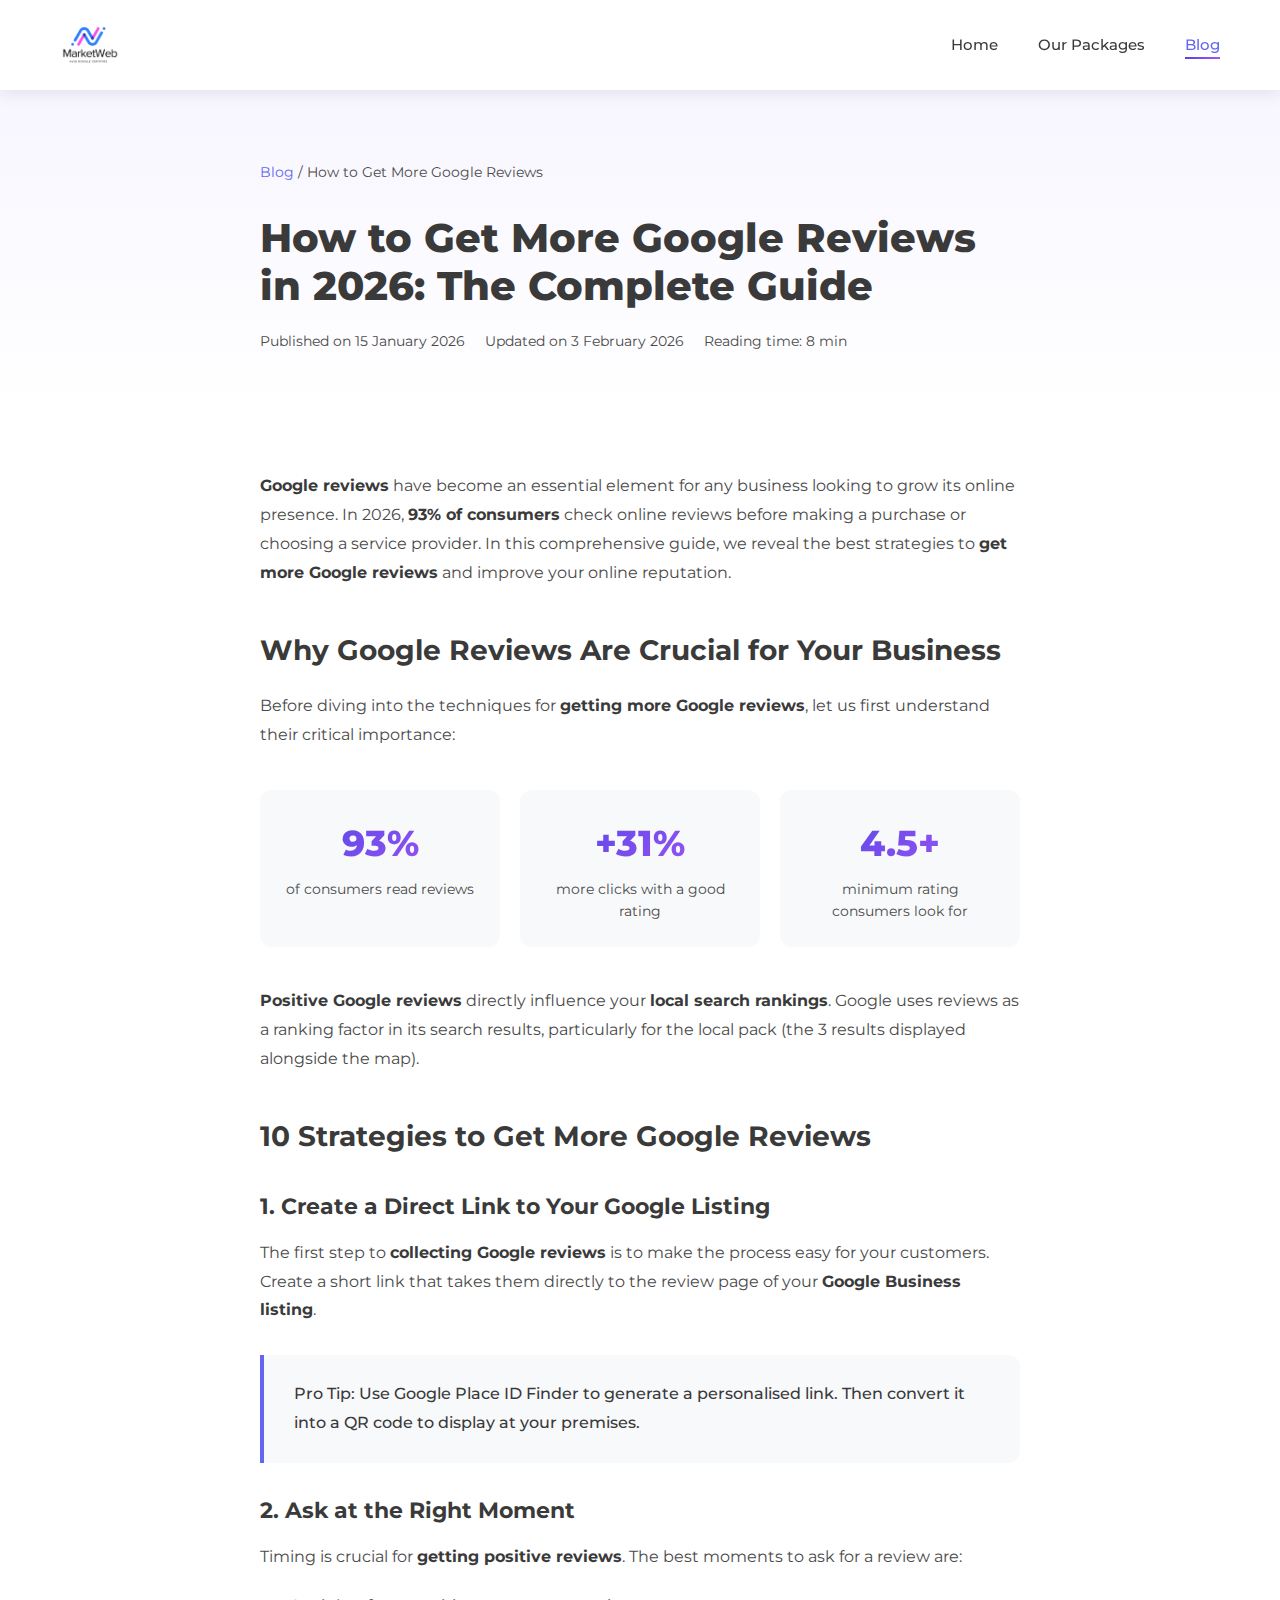
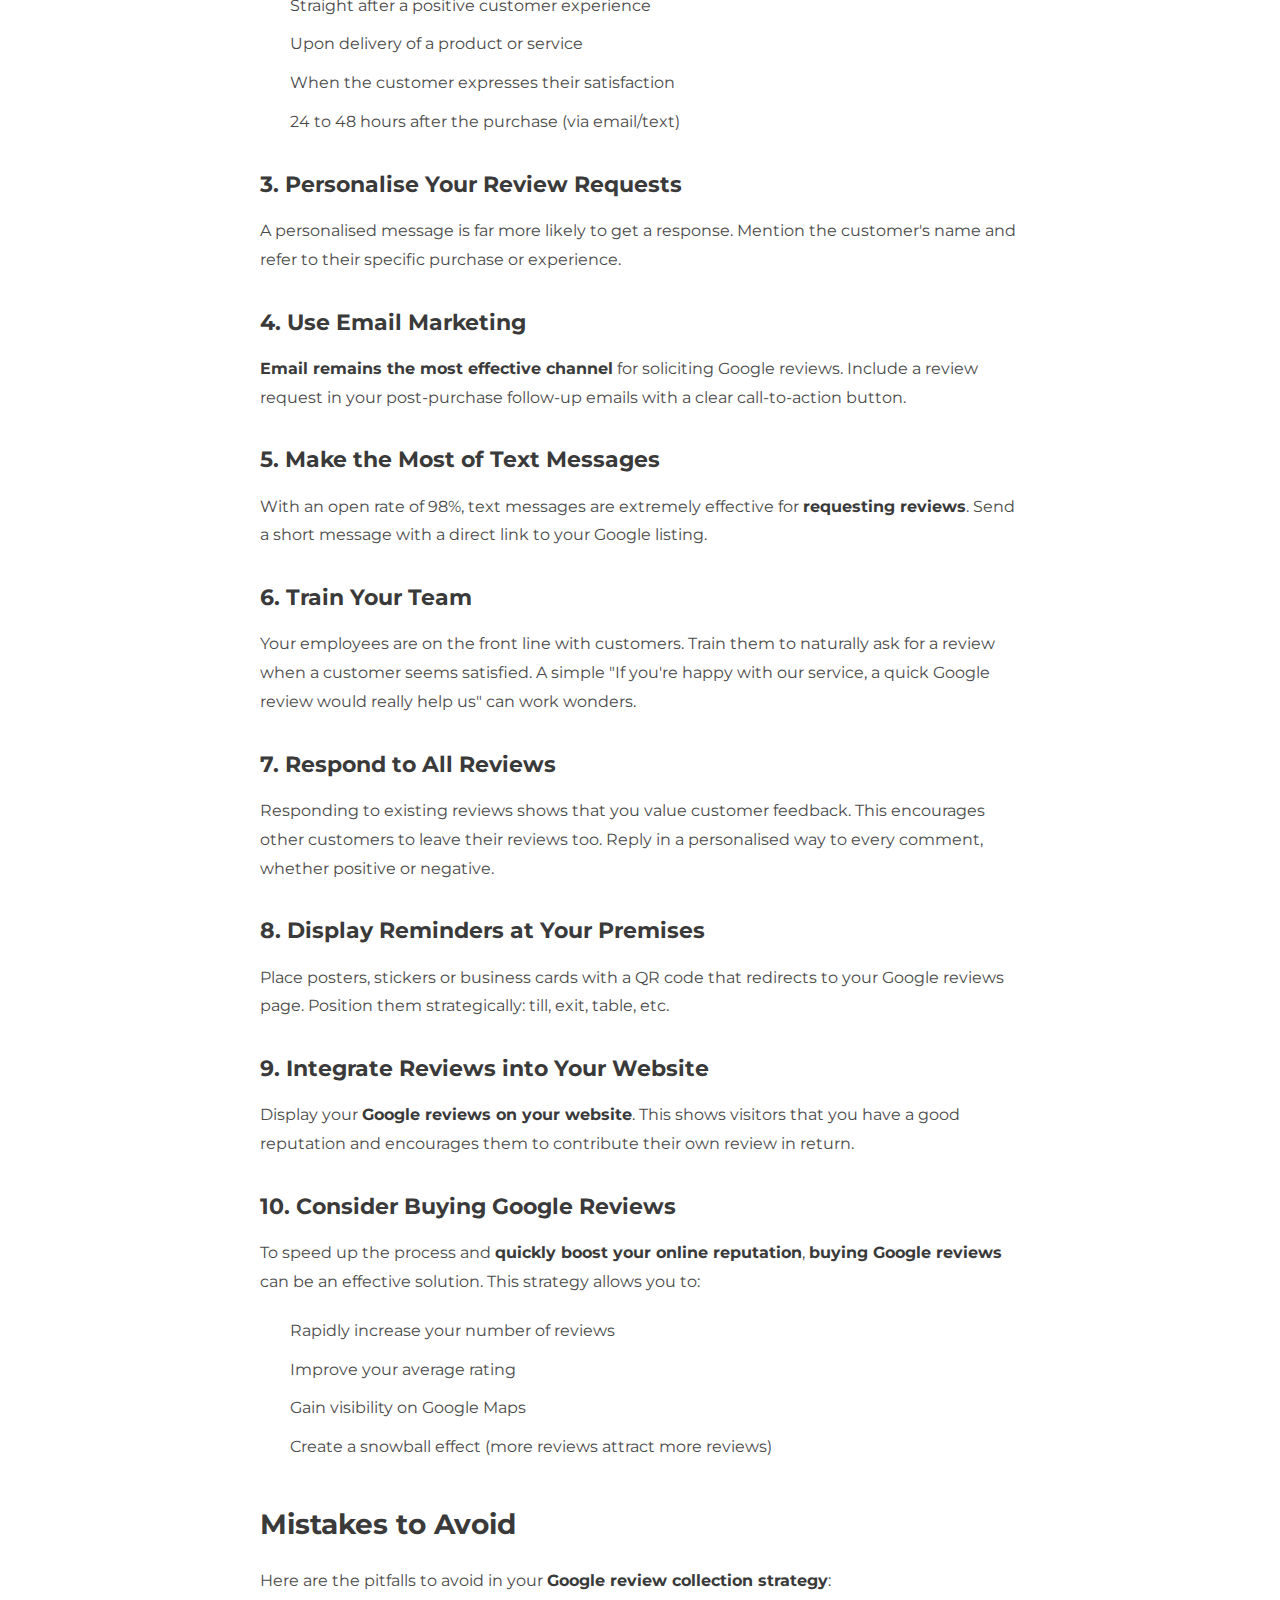
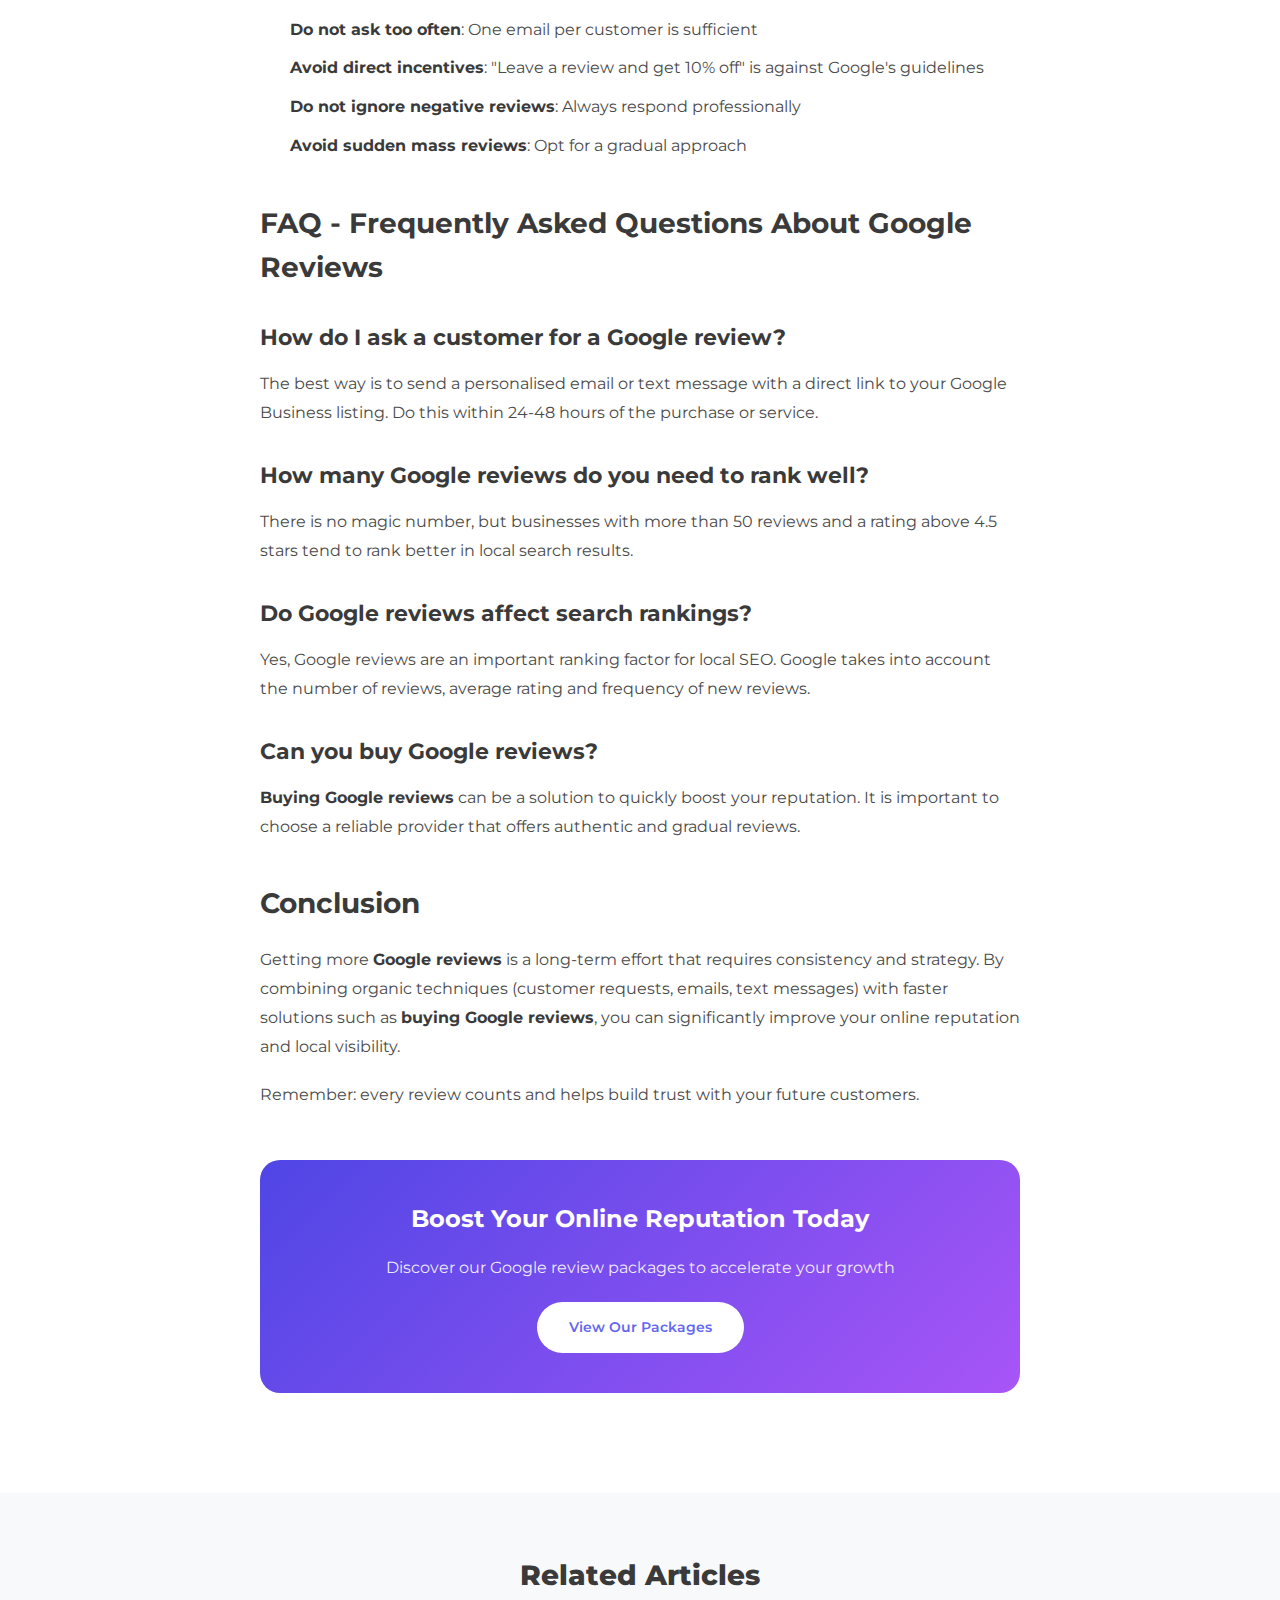
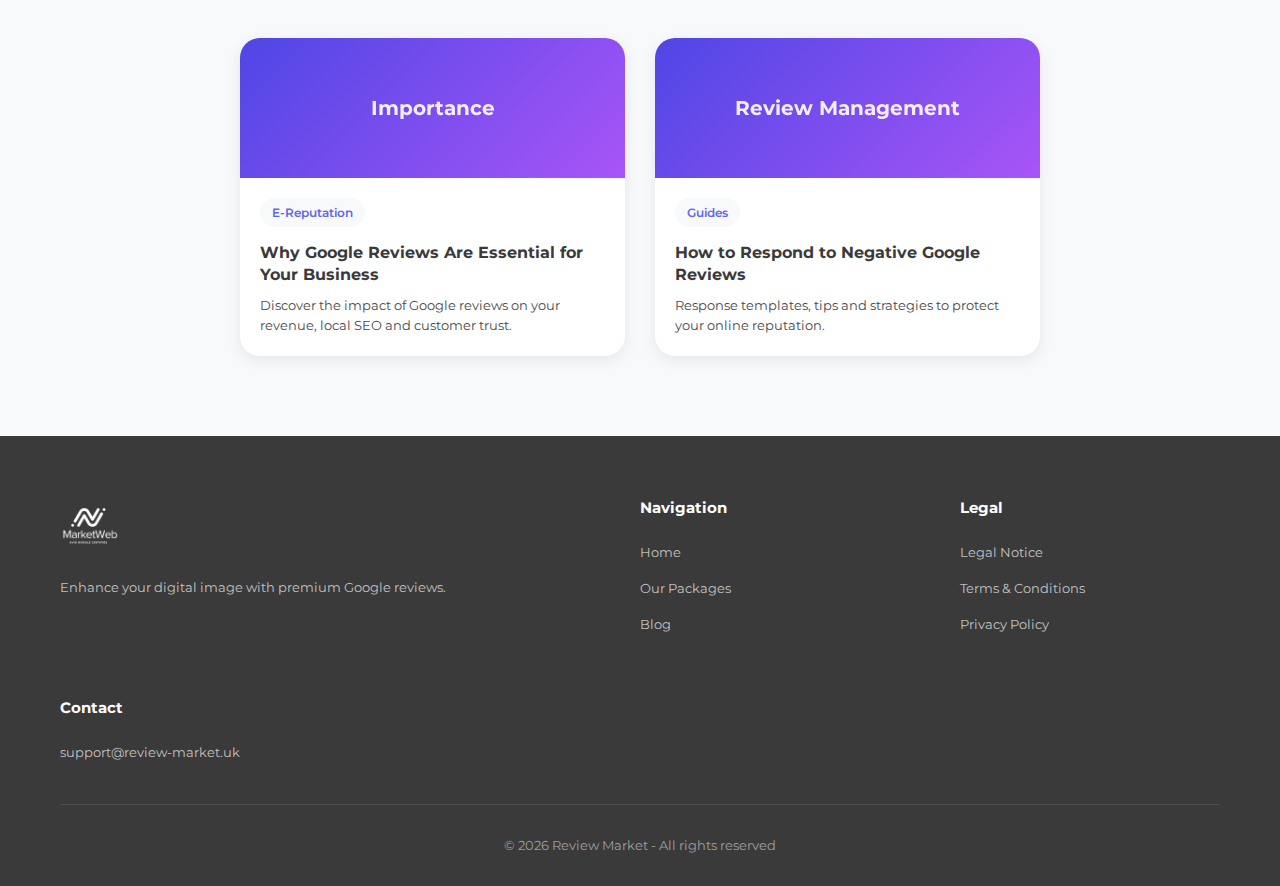
<file: blog/how-to-get-more-google-reviews.html>
<!DOCTYPE html>
<html lang="en">
<head>
    <meta charset="UTF-8">
    <meta name="viewport" content="width=device-width, initial-scale=1.0">
    <meta name="robots" content="index, follow">
    <title>How to Get More Google Reviews in 2026 - Complete Guide | Review Market</title>
    <meta name="description" content="Discover 10 effective strategies to get more Google reviews. Boost your rating, improve your local SEO and attract more customers.">
    <link rel="canonical" href="https://review-market.uk/blog/how-to-get-more-google-reviews.html"/>
    <link rel="alternate" hreflang="en-GB" href="https://review-market.uk/blog/how-to-get-more-google-reviews.html"/>
    <link rel="alternate" hreflang="x-default" href="https://review-market.uk/blog/how-to-get-more-google-reviews.html"/>
    <meta name="geo.region" content="GB">
    <meta name="geo.placename" content="London, United Kingdom">
    <meta name="geo.position" content="51.5074;-0.1278">
    <meta name="ICBM" content="51.5074, -0.1278">
    <meta property="og:type" content="article">
    <meta property="og:url" content="https://review-market.uk/blog/how-to-get-more-google-reviews.html">
    <meta property="og:title" content="How to Get More Google Reviews in 2026 - Complete Guide">
    <meta property="og:description" content="Discover 10 effective strategies to get more Google reviews and boost your local search rankings.">
    <meta property="og:image" content="https://review-market.uk/logo.png">
    <meta property="og:locale" content="en_GB">
    <meta property="og:site_name" content="Review Market">
    <meta property="article:published_time" content="2026-01-15">
    <meta property="article:author" content="Review Market">
    <link rel="preconnect" href="https://fonts.googleapis.com">
    <link rel="preconnect" href="https://fonts.gstatic.com" crossorigin>
    <link href="https://fonts.googleapis.com/css2?family=Montserrat:wght@400;500;600;700;800&display=swap" rel="stylesheet">
    <link rel="stylesheet" href="../styles.css">
    <link rel="stylesheet" href="blog.css">
    <link rel="icon" type="image/x-icon" href="/favicon.ico">
    <script type="application/ld+json">
    {
        "@context": "https://schema.org",
        "@type": "BreadcrumbList",
        "itemListElement": [
            {
                "@type": "ListItem",
                "position": 1,
                "name": "Home",
                "item": "https://review-market.uk"
            },
            {
                "@type": "ListItem",
                "position": 2,
                "name": "Blog",
                "item": "https://review-market.uk/blog/"
            },
            {
                "@type": "ListItem",
                "position": 3,
                "name": "How to Get More Google Reviews"
            }
        ]
    }
    </script>
    <script type="application/ld+json">
    {
        "@context": "https://schema.org",
        "@type": "Article",
        "headline": "How to Get More Google Reviews in 2026 - Complete Guide",
        "description": "Discover 10 effective strategies to get more Google reviews",
        "image": "https://review-market.uk/logo.png",
        "author": {
            "@type": "Organization",
            "name": "Review Market"
        },
        "publisher": {
            "@type": "Organization",
            "name": "Review Market",
            "logo": {
                "@type": "ImageObject",
                "url": "https://review-market.uk/logo.png"
            }
        },
        "datePublished": "2026-01-15",
        "dateModified": "2026-02-03"
    }
    </script>
    <script type="application/ld+json">
    {
        "@context": "https://schema.org",
        "@type": "FAQPage",
        "mainEntity": [
            {
                "@type": "Question",
                "name": "How do I ask a customer for a Google review?",
                "acceptedAnswer": {
                    "@type": "Answer",
                    "text": "The best way to ask for a Google review is to send a personalised email or text message with a direct link to your Google Business listing. Do this within 24-48 hours of the purchase or service."
                }
            },
            {
                "@type": "Question",
                "name": "How many Google reviews do you need to rank well?",
                "acceptedAnswer": {
                    "@type": "Answer",
                    "text": "There is no magic number, but businesses with more than 50 reviews and a rating above 4.5 stars tend to rank better in Google's local search results."
                }
            },
            {
                "@type": "Question",
                "name": "Do Google reviews affect search rankings?",
                "acceptedAnswer": {
                    "@type": "Answer",
                    "text": "Yes, Google reviews are an important ranking factor for local SEO. Google takes into account the number of reviews, average rating and frequency of new reviews."
                }
            },
            {
                "@type": "Question",
                "name": "Can you buy Google reviews?",
                "acceptedAnswer": {
                    "@type": "Answer",
                    "text": "Buying Google reviews can be a solution to quickly boost your reputation. It is important to choose a reliable provider that offers authentic and gradual reviews."
                }
            }
        ]
    }
    </script>
    <script type="application/ld+json">
    {
        "@context": "https://schema.org",
        "@type": "HowTo",
        "name": "How to get more Google reviews",
        "description": "Step-by-step guide to increasing the number of reviews on your Google Business listing",
        "step": [
            {
                "@type": "HowToStep",
                "name": "Create a direct link to your listing",
                "text": "Generate a short link that takes customers directly to the review page of your Google Business listing."
            },
            {
                "@type": "HowToStep",
                "name": "Ask at the right time",
                "text": "Send your review request within 24-48 hours of the customer experience, when satisfaction is still fresh."
            },
            {
                "@type": "HowToStep",
                "name": "Personalise your requests",
                "text": "Use the customer's first name and mention the specific service or product in your message."
            },
            {
                "@type": "HowToStep",
                "name": "Respond to all reviews",
                "text": "Show that you value feedback by responding to every review, both positive and negative."
            }
        ]
    }
    </script>
</head>
<body>
    <header class="header">
        <div class="container">
            <a href="https://review-market.uk" class="logo">
                <img src="../logo.png" alt="Google Reviews" title="Google Reviews" class="logo-img">
            </a>
            <nav class="nav">
                <ul class="nav-list">
                    <li><a href="https://review-market.uk" class="nav-link">Home</a></li>
                    <li><a href="https://review-market.uk#offres" class="nav-link">Our Packages</a></li>
                    <li><a href="https://review-market.uk/blog/" class="nav-link active">Blog</a></li>
                </ul>
            </nav>
            <button class="menu-toggle" aria-label="Menu">
                <span></span>
                <span></span>
                <span></span>
            </button>
        </div>
    </header>

    <section class="article-hero">
        <div class="container">
            <nav class="article-breadcrumb">
                <a href="https://review-market.uk/blog/">Blog</a> <span>/ How to Get More Google Reviews</span>
            </nav>
            <h1>How to Get More Google Reviews in 2026: The Complete Guide</h1>
            <div class="article-meta">
                <span>Published on 15 January 2026</span>
                <span>Updated on 3 February 2026</span>
                <span>Reading time: 8 min</span>
            </div>
        </div>
    </section>

    <article class="article-content">
        <div class="container">
            <p><strong>Google reviews</strong> have become an essential element for any business looking to grow its online presence. In 2026, <strong>93% of consumers</strong> check online reviews before making a purchase or choosing a service provider. In this comprehensive guide, we reveal the best strategies to <strong>get more Google reviews</strong> and improve your online reputation.</p>

            <h2>Why Google Reviews Are Crucial for Your Business</h2>

            <p>Before diving into the techniques for <strong>getting more Google reviews</strong>, let us first understand their critical importance:</p>

            <div class="article-stats">
                <div class="article-stat">
                    <div class="number">93%</div>
                    <div class="label">of consumers read reviews</div>
                </div>
                <div class="article-stat">
                    <div class="number">+31%</div>
                    <div class="label">more clicks with a good rating</div>
                </div>
                <div class="article-stat">
                    <div class="number">4.5+</div>
                    <div class="label">minimum rating consumers look for</div>
                </div>
            </div>

            <p><strong>Positive Google reviews</strong> directly influence your <strong>local search rankings</strong>. Google uses reviews as a ranking factor in its search results, particularly for the local pack (the 3 results displayed alongside the map).</p>

            <h2>10 Strategies to Get More Google Reviews</h2>

            <h3>1. Create a Direct Link to Your Google Listing</h3>

            <p>The first step to <strong>collecting Google reviews</strong> is to make the process easy for your customers. Create a short link that takes them directly to the review page of your <strong>Google Business listing</strong>.</p>

            <div class="article-highlight">
                <p>Pro Tip: Use Google Place ID Finder to generate a personalised link. Then convert it into a QR code to display at your premises.</p>
            </div>

            <h3>2. Ask at the Right Moment</h3>

            <p>Timing is crucial for <strong>getting positive reviews</strong>. The best moments to ask for a review are:</p>

            <ul>
                <li>Straight after a positive customer experience</li>
                <li>Upon delivery of a product or service</li>
                <li>When the customer expresses their satisfaction</li>
                <li>24 to 48 hours after the purchase (via email/text)</li>
            </ul>

            <h3>3. Personalise Your Review Requests</h3>

            <p>A personalised message is far more likely to get a response. Mention the customer's name and refer to their specific purchase or experience.</p>

            <h3>4. Use Email Marketing</h3>

            <p><strong>Email remains the most effective channel</strong> for soliciting Google reviews. Include a review request in your post-purchase follow-up emails with a clear call-to-action button.</p>

            <h3>5. Make the Most of Text Messages</h3>

            <p>With an open rate of 98%, text messages are extremely effective for <strong>requesting reviews</strong>. Send a short message with a direct link to your Google listing.</p>

            <h3>6. Train Your Team</h3>

            <p>Your employees are on the front line with customers. Train them to naturally ask for a review when a customer seems satisfied. A simple "If you're happy with our service, a quick Google review would really help us" can work wonders.</p>

            <h3>7. Respond to All Reviews</h3>

            <p>Responding to existing reviews shows that you value customer feedback. This encourages other customers to leave their reviews too. Reply in a personalised way to every comment, whether positive or negative.</p>

            <h3>8. Display Reminders at Your Premises</h3>

            <p>Place posters, stickers or business cards with a QR code that redirects to your Google reviews page. Position them strategically: till, exit, table, etc.</p>

            <h3>9. Integrate Reviews into Your Website</h3>

            <p>Display your <strong>Google reviews on your website</strong>. This shows visitors that you have a good reputation and encourages them to contribute their own review in return.</p>

            <h3>10. Consider Buying Google Reviews</h3>

            <p>To speed up the process and <strong>quickly boost your online reputation</strong>, <strong>buying Google reviews</strong> can be an effective solution. This strategy allows you to:</p>

            <ul>
                <li>Rapidly increase your number of reviews</li>
                <li>Improve your average rating</li>
                <li>Gain visibility on Google Maps</li>
                <li>Create a snowball effect (more reviews attract more reviews)</li>
            </ul>

            <h2>Mistakes to Avoid</h2>

            <p>Here are the pitfalls to avoid in your <strong>Google review collection strategy</strong>:</p>

            <ul>
                <li><strong>Do not ask too often</strong>: One email per customer is sufficient</li>
                <li><strong>Avoid direct incentives</strong>: "Leave a review and get 10% off" is against Google's guidelines</li>
                <li><strong>Do not ignore negative reviews</strong>: Always respond professionally</li>
                <li><strong>Avoid sudden mass reviews</strong>: Opt for a gradual approach</li>
            </ul>

            <h2>FAQ - Frequently Asked Questions About Google Reviews</h2>

            <h3>How do I ask a customer for a Google review?</h3>
            <p>The best way is to send a personalised email or text message with a direct link to your Google Business listing. Do this within 24-48 hours of the purchase or service.</p>

            <h3>How many Google reviews do you need to rank well?</h3>
            <p>There is no magic number, but businesses with more than 50 reviews and a rating above 4.5 stars tend to rank better in local search results.</p>

            <h3>Do Google reviews affect search rankings?</h3>
            <p>Yes, Google reviews are an important ranking factor for local SEO. Google takes into account the number of reviews, average rating and frequency of new reviews.</p>

            <h3>Can you buy Google reviews?</h3>
            <p><strong>Buying Google reviews</strong> can be a solution to quickly boost your reputation. It is important to choose a reliable provider that offers authentic and gradual reviews.</p>

            <h2>Conclusion</h2>

            <p>Getting more <strong>Google reviews</strong> is a long-term effort that requires consistency and strategy. By combining organic techniques (customer requests, emails, text messages) with faster solutions such as <strong>buying Google reviews</strong>, you can significantly improve your online reputation and local visibility.</p>

            <p>Remember: every review counts and helps build trust with your future customers.</p>

            <div class="article-cta">
                <h3>Boost Your Online Reputation Today</h3>
                <p>Discover our Google review packages to accelerate your growth</p>
                <a href="https://review-market.uk#offres" class="btn">View Our Packages</a>
            </div>
        </div>
    </article>

    <section class="related-articles">
        <div class="container">
            <h2 class="section-title">Related Articles</h2>
            <div class="related-grid">
                <a href="importance-google-reviews-business.html" class="related-card">
                    <div class="related-image">
                        <span class="related-placeholder">Importance</span>
                    </div>
                    <div class="related-content">
                        <span class="blog-category">E-Reputation</span>
                        <h3>Why Google Reviews Are Essential for Your Business</h3>
                        <p>Discover the impact of Google reviews on your revenue, local SEO and customer trust.</p>
                    </div>
                </a>
                <a href="respond-negative-google-reviews.html" class="related-card">
                    <div class="related-image">
                        <span class="related-placeholder">Review Management</span>
                    </div>
                    <div class="related-content">
                        <span class="blog-category">Guides</span>
                        <h3>How to Respond to Negative Google Reviews</h3>
                        <p>Response templates, tips and strategies to protect your online reputation.</p>
                    </div>
                </a>
            </div>
        </div>
    </section>

    <footer class="footer">
        <div class="container">
            <div class="footer-content">
                <div class="footer-brand">
                    <a href="https://review-market.uk" class="logo">
                        <img src="../logo.png" alt="buy Google business reviews" title="buy Google business reviews" class="logo-img">
                    </a>
                    <p>Enhance your digital image with premium Google reviews.</p>
                </div>
                <div class="footer-links">
                    <h4>Navigation</h4>
                    <ul>
                        <li><a href="https://review-market.uk">Home</a></li>
                        <li><a href="https://review-market.uk#offres">Our Packages</a></li>
                        <li><a href="https://review-market.uk/blog/">Blog</a></li>
                    </ul>
                </div>
                <div class="footer-links">
                    <h4>Legal</h4>
                    <ul>
                        <li><a href="#">Legal Notice</a></li>
                        <li><a href="#">Terms & Conditions</a></li>
                        <li><a href="#">Privacy Policy</a></li>
                    </ul>
                </div>
                <div class="footer-links">
                    <h4>Contact</h4>
                    <ul>
                        <li><a href="mailto:support@review-market.uk">support@review-market.uk</a></li>
                    </ul>
                </div>
            </div>
            <div class="footer-bottom">
                <p>&copy; 2026 Review Market - All rights reserved</p>
            </div>
        </div>
    </footer>

    <script>
        document.addEventListener('DOMContentLoaded', function() {
            const menuToggle = document.querySelector('.menu-toggle');
            const nav = document.querySelector('.nav');

            if (menuToggle && nav) {
                menuToggle.addEventListener('click', function() {
                    nav.classList.toggle('active');
                    menuToggle.classList.toggle('active');
                });
            }

            const dropdowns = document.querySelectorAll('.nav-item.dropdown');
            dropdowns.forEach(dropdown => {
                const dropdownLink = dropdown.querySelector('.nav-link');
                dropdownLink.addEventListener('click', function(e) {
                    if (window.innerWidth <= 768) {
                        e.preventDefault();
                        dropdown.classList.toggle('active');
                    }
                });
            });
        });
    </script>
</body>
</html>
</file>
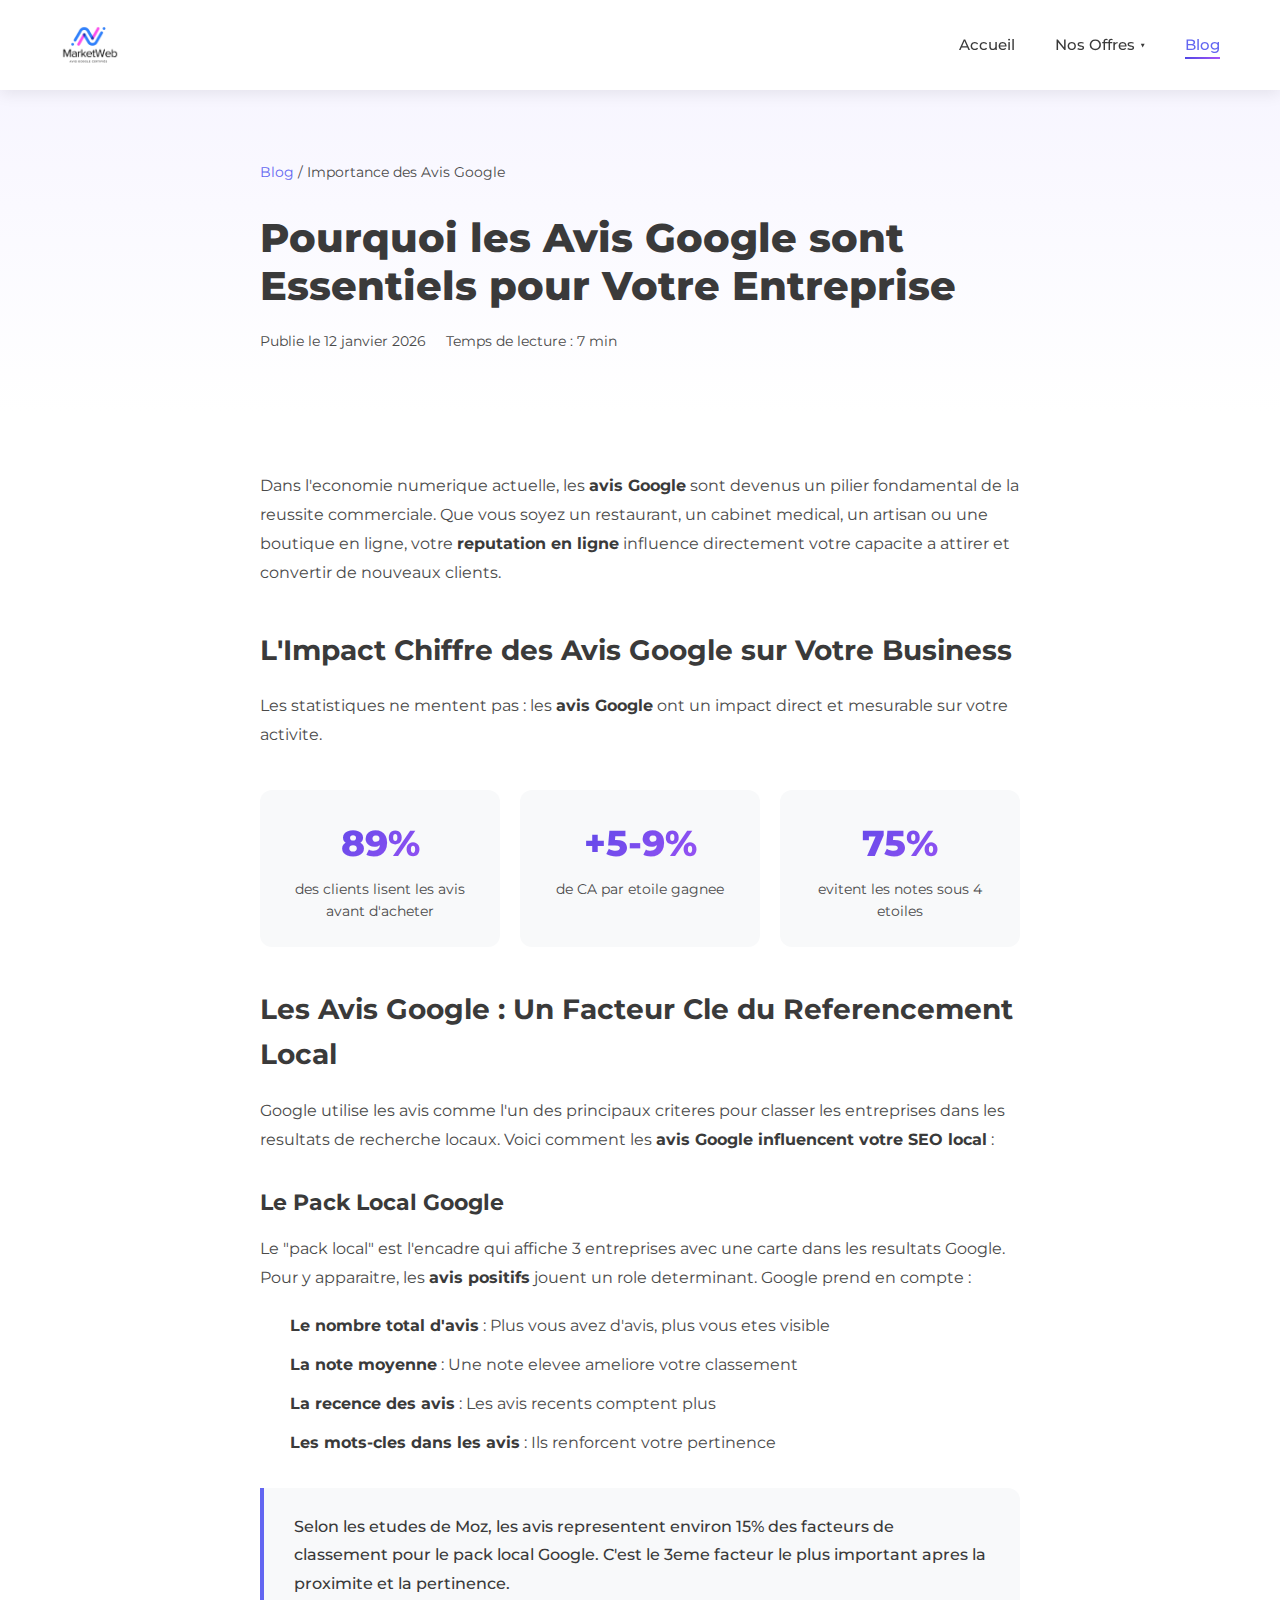
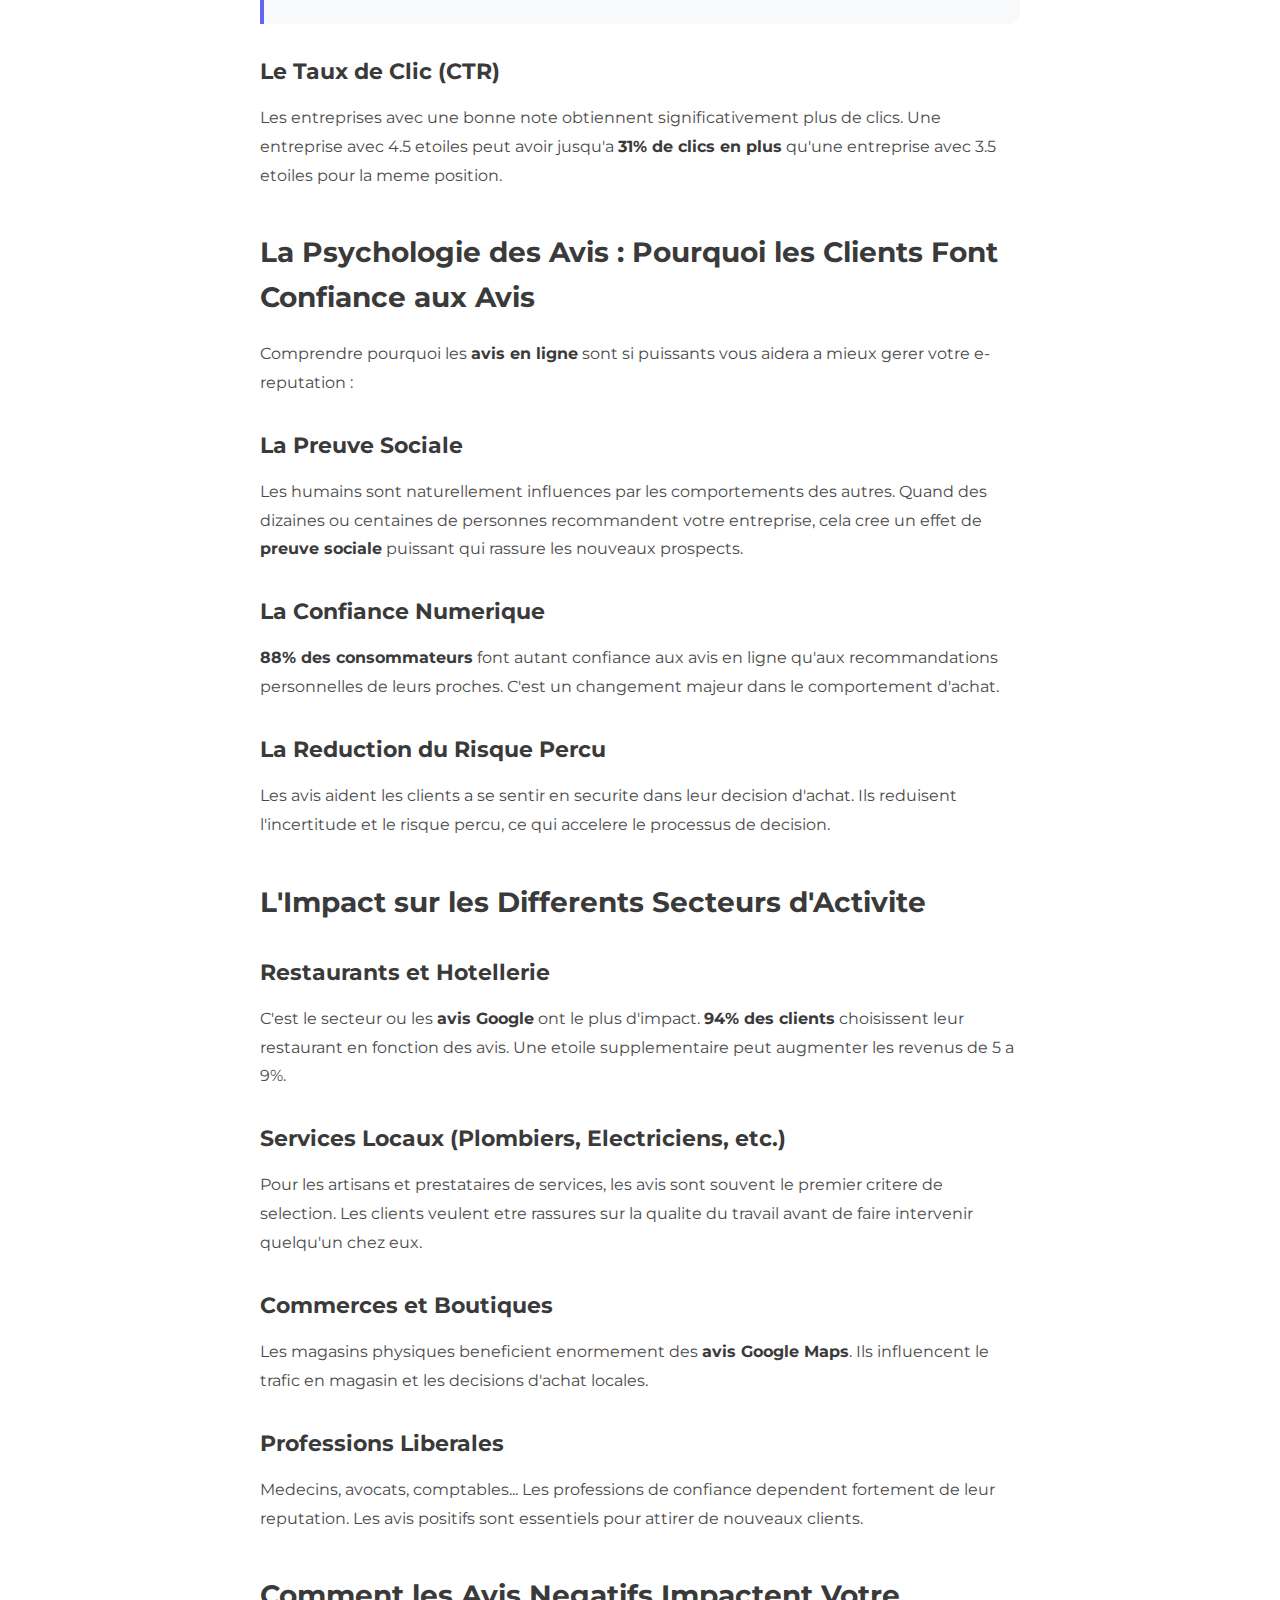
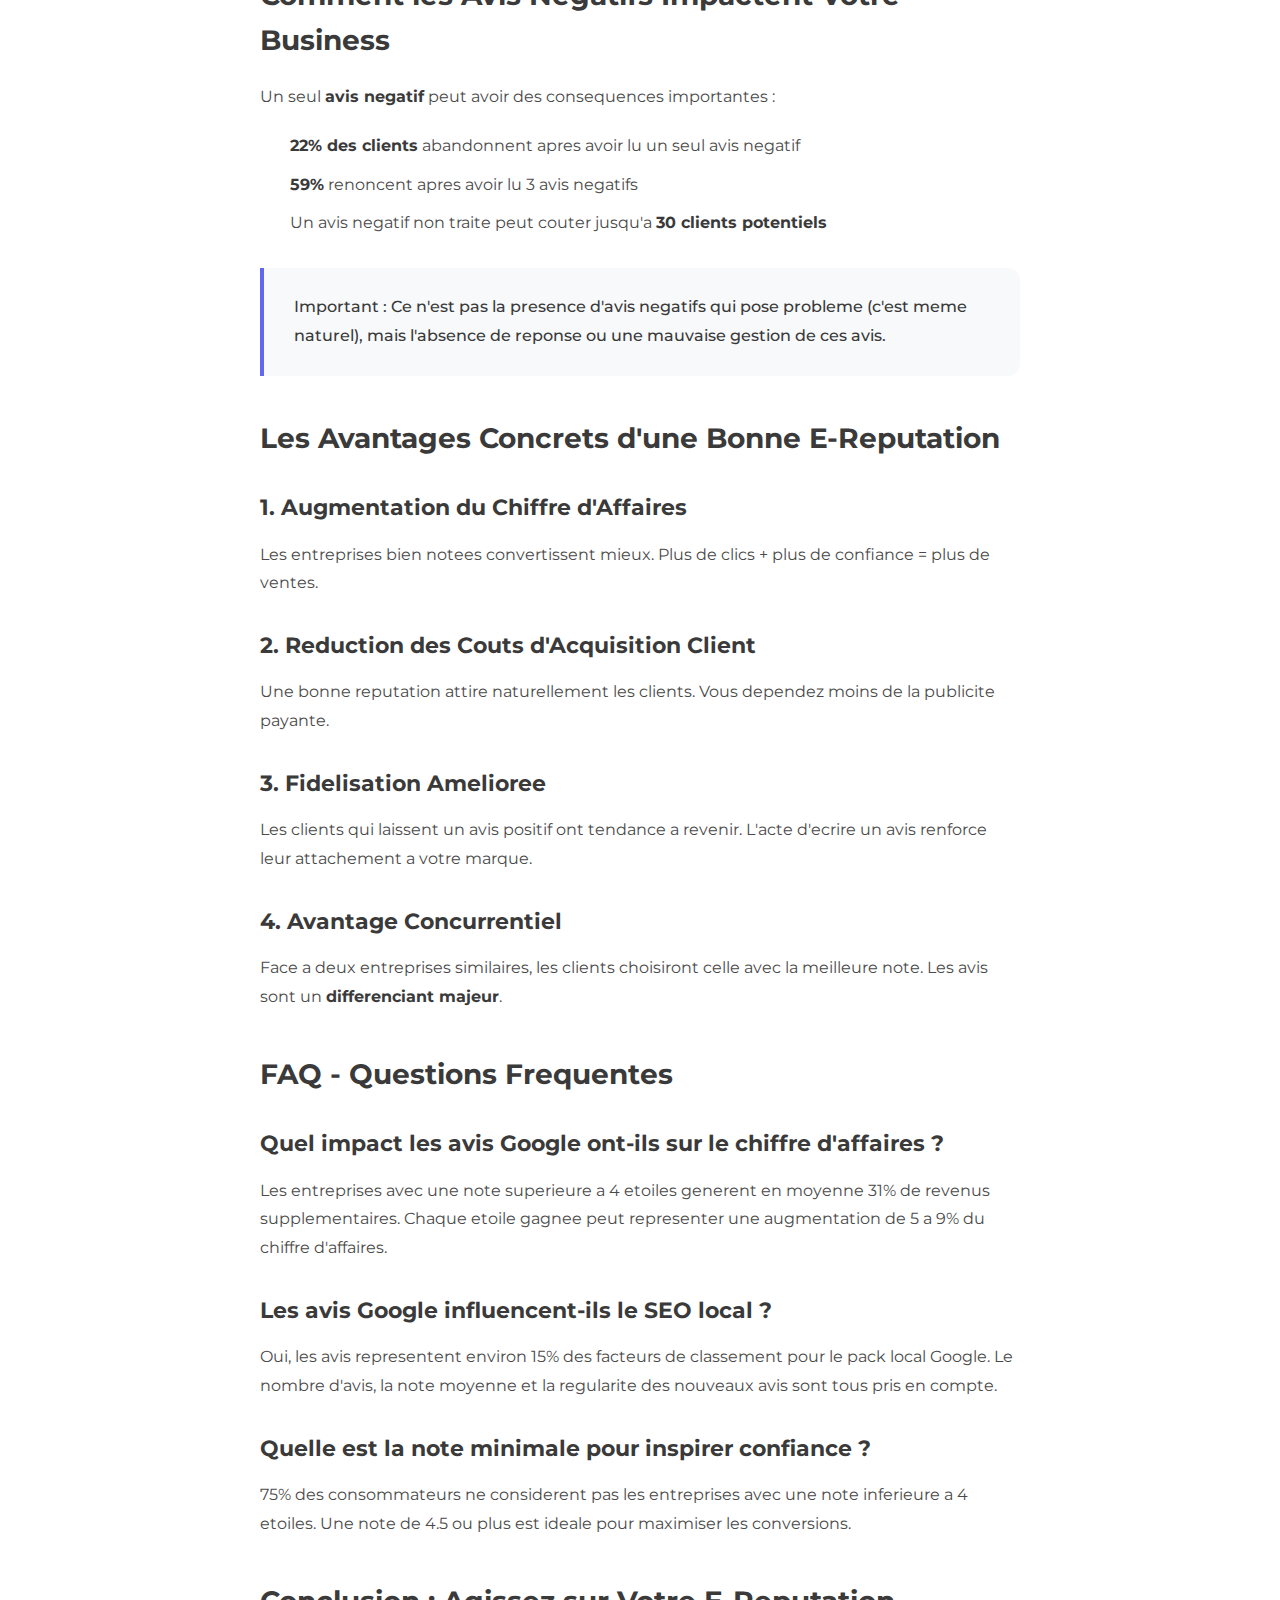
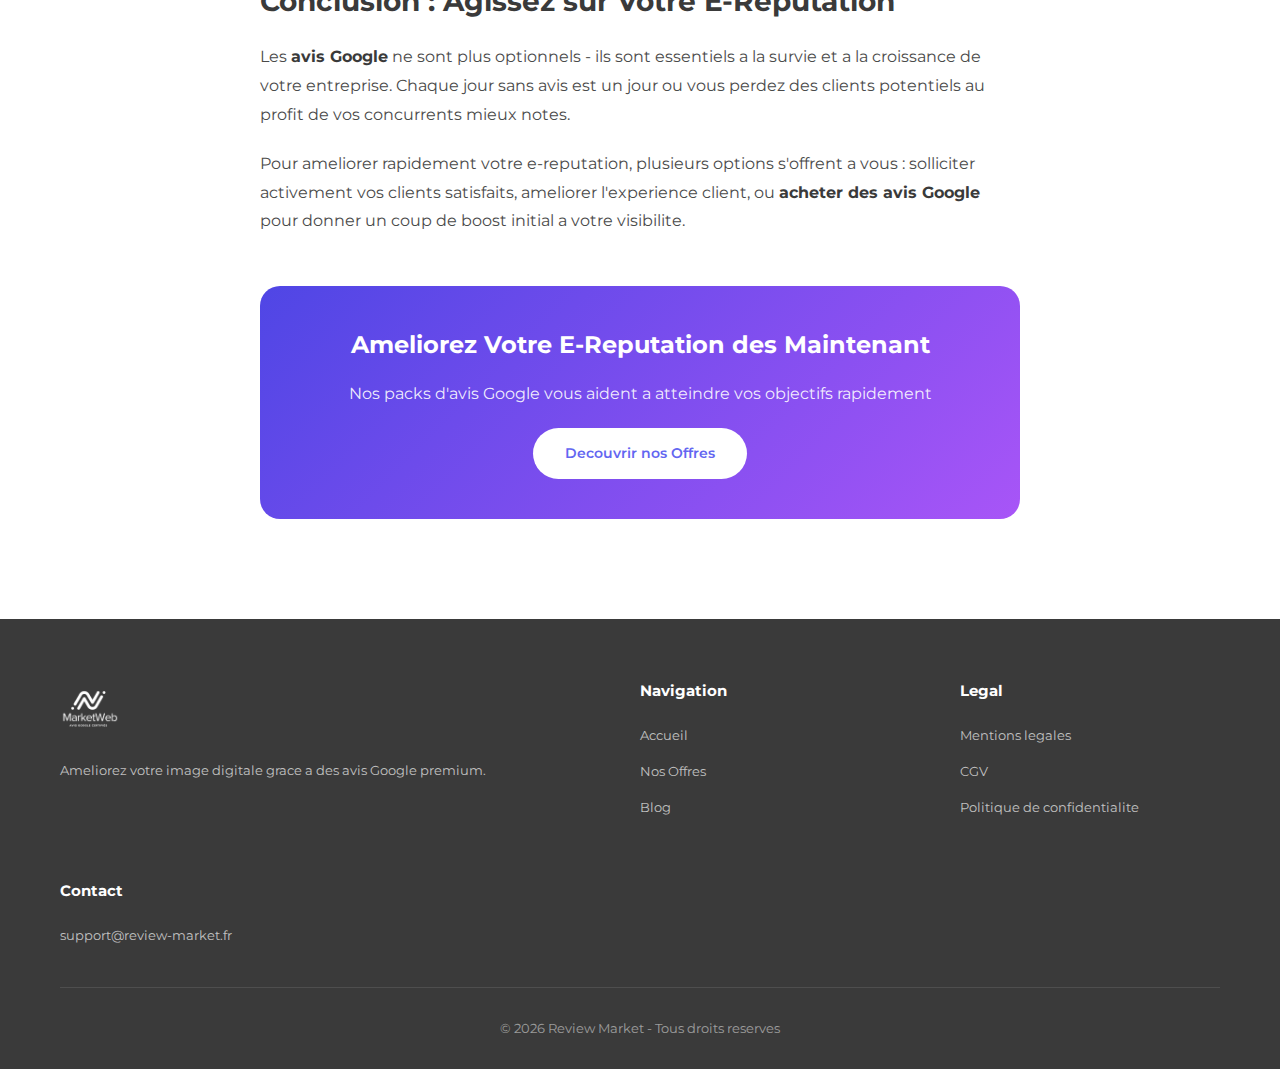
<file: blog/importance-avis-google-entreprise.html>
<!DOCTYPE html>
<html lang="fr">
<head>
    <meta charset="UTF-8">
    <meta name="viewport" content="width=device-width, initial-scale=1.0">
    <meta name="robots" content="index, follow">
    <title>Pourquoi les Avis Google sont Essentiels pour Votre Entreprise | Review Market</title>
    <meta name="description" content="Decouvrez l'impact des avis Google sur votre chiffre d'affaires, votre SEO local et la confiance client. Statistiques et conseils pour ameliorer votre e-reputation.">
    <link rel="canonical" href="https://review-market.fr/blog/importance-avis-google-entreprise.html"/>
    <!-- Open Graph -->
    <meta property="og:type" content="article">
    <meta property="og:url" content="https://review-market.fr/blog/importance-avis-google-entreprise.html">
    <meta property="og:title" content="Pourquoi les Avis Google sont Essentiels pour Votre Entreprise">
    <meta property="og:description" content="Decouvrez l'impact des avis Google sur votre chiffre d'affaires et votre SEO local.">
    <meta property="og:image" content="https://review-market.fr/logo.png">
    <meta property="og:locale" content="fr_FR">
    <meta property="og:site_name" content="Review Market">
    <meta property="article:published_time" content="2026-01-12">
    <link rel="preconnect" href="https://fonts.googleapis.com">
    <link rel="preconnect" href="https://fonts.gstatic.com" crossorigin>
    <link href="https://fonts.googleapis.com/css2?family=Montserrat:wght@400;500;600;700;800&display=swap" rel="stylesheet">
    <link rel="stylesheet" href="../styles.css">
    <link rel="stylesheet" href="blog.css">
    <link rel="icon" type="image/x-icon" href="/favicon.ico">
    <!-- Schema.org JSON-LD Article -->
    <script type="application/ld+json">
    {
        "@context": "https://schema.org",
        "@type": "Article",
        "headline": "Pourquoi les Avis Google sont Essentiels pour Votre Entreprise",
        "description": "Decouvrez l'impact des avis Google sur votre chiffre d'affaires, votre SEO local et la confiance client.",
        "image": "https://review-market.fr/logo.png",
        "author": {
            "@type": "Organization",
            "name": "Review Market"
        },
        "publisher": {
            "@type": "Organization",
            "name": "Review Market",
            "logo": {
                "@type": "ImageObject",
                "url": "https://review-market.fr/logo.png"
            }
        },
        "datePublished": "2026-01-12",
        "dateModified": "2026-01-12"
    }
    </script>
    <script type="application/ld+json">
    {
        "@context": "https://schema.org",
        "@type": "FAQPage",
        "mainEntity": [
            {
                "@type": "Question",
                "name": "Quel impact les avis Google ont-ils sur le chiffre d'affaires ?",
                "acceptedAnswer": {
                    "@type": "Answer",
                    "text": "Les entreprises avec une note superieure a 4 etoiles generent en moyenne 31% de revenus supplementaires. Chaque etoile gagnee peut representer une augmentation de 5 a 9% du chiffre d'affaires."
                }
            },
            {
                "@type": "Question",
                "name": "Les avis Google influencent-ils le SEO local ?",
                "acceptedAnswer": {
                    "@type": "Answer",
                    "text": "Oui, les avis representent environ 15% des facteurs de classement pour le pack local Google. Le nombre d'avis, la note moyenne et la regularite des nouveaux avis sont tous pris en compte."
                }
            },
            {
                "@type": "Question",
                "name": "Quelle est la note minimale pour inspirer confiance ?",
                "acceptedAnswer": {
                    "@type": "Answer",
                    "text": "75% des consommateurs ne considerent pas les entreprises avec une note inferieure a 4 etoiles. Une note de 4.5 ou plus est ideale pour maximiser les conversions."
                }
            }
        ]
    }
    </script>
</head>
<body>
    <header class="header">
        <div class="container">
            <a href="https://review-market.fr" class="logo">
                <img src="../logo.png" alt="Avis Google" title="Avis Google" class="logo-img">
            </a>
            <nav class="nav">
                <ul class="nav-list">
                    <li><a href="https://review-market.fr" class="nav-link">Accueil</a></li>
                    <li class="nav-item dropdown">
                        <a href="#" class="nav-link">Nos Offres <span class="dropdown-arrow">&#9660;</span></a>
                        <div class="dropdown-menu">
                            <a href="https://review-market.fr#offres">Avis Positifs</a>
                            <a href="../acheter-avis-negatif-google.html#offres">Avis Negatifs</a>
                            <a href="../supprimer-avis-google.html#offres">Supprimer Avis</a>
                        </div>
                    </li>
                    <li><a href="https://review-market.fr/blog/" class="nav-link active">Blog</a></li>
                </ul>
            </nav>
            <button class="menu-toggle" aria-label="Menu">
                <span></span>
                <span></span>
                <span></span>
            </button>
        </div>
    </header>

    <section class="article-hero">
        <div class="container">
            <nav class="article-breadcrumb">
                <a href="https://review-market.fr/blog/">Blog</a> <span>/ Importance des Avis Google</span>
            </nav>
            <h1>Pourquoi les Avis Google sont Essentiels pour Votre Entreprise</h1>
            <div class="article-meta">
                <span>Publie le 12 janvier 2026</span>
                <span>Temps de lecture : 7 min</span>
            </div>
        </div>
    </section>

    <article class="article-content">
        <div class="container">
            <p>Dans l'economie numerique actuelle, les <strong>avis Google</strong> sont devenus un pilier fondamental de la reussite commerciale. Que vous soyez un restaurant, un cabinet medical, un artisan ou une boutique en ligne, votre <strong>reputation en ligne</strong> influence directement votre capacite a attirer et convertir de nouveaux clients.</p>

            <h2>L'Impact Chiffre des Avis Google sur Votre Business</h2>

            <p>Les statistiques ne mentent pas : les <strong>avis Google</strong> ont un impact direct et mesurable sur votre activite.</p>

            <div class="article-stats">
                <div class="article-stat">
                    <div class="number">89%</div>
                    <div class="label">des clients lisent les avis avant d'acheter</div>
                </div>
                <div class="article-stat">
                    <div class="number">+5-9%</div>
                    <div class="label">de CA par etoile gagnee</div>
                </div>
                <div class="article-stat">
                    <div class="number">75%</div>
                    <div class="label">evitent les notes sous 4 etoiles</div>
                </div>
            </div>

            <h2>Les Avis Google : Un Facteur Cle du Referencement Local</h2>

            <p>Google utilise les avis comme l'un des principaux criteres pour classer les entreprises dans les resultats de recherche locaux. Voici comment les <strong>avis Google influencent votre SEO local</strong> :</p>

            <h3>Le Pack Local Google</h3>

            <p>Le "pack local" est l'encadre qui affiche 3 entreprises avec une carte dans les resultats Google. Pour y apparaitre, les <strong>avis positifs</strong> jouent un role determinant. Google prend en compte :</p>

            <ul>
                <li><strong>Le nombre total d'avis</strong> : Plus vous avez d'avis, plus vous etes visible</li>
                <li><strong>La note moyenne</strong> : Une note elevee ameliore votre classement</li>
                <li><strong>La recence des avis</strong> : Les avis recents comptent plus</li>
                <li><strong>Les mots-cles dans les avis</strong> : Ils renforcent votre pertinence</li>
            </ul>

            <div class="article-highlight">
                <p>Selon les etudes de Moz, les avis representent environ 15% des facteurs de classement pour le pack local Google. C'est le 3eme facteur le plus important apres la proximite et la pertinence.</p>
            </div>

            <h3>Le Taux de Clic (CTR)</h3>

            <p>Les entreprises avec une bonne note obtiennent significativement plus de clics. Une entreprise avec 4.5 etoiles peut avoir jusqu'a <strong>31% de clics en plus</strong> qu'une entreprise avec 3.5 etoiles pour la meme position.</p>

            <h2>La Psychologie des Avis : Pourquoi les Clients Font Confiance aux Avis</h2>

            <p>Comprendre pourquoi les <strong>avis en ligne</strong> sont si puissants vous aidera a mieux gerer votre e-reputation :</p>

            <h3>La Preuve Sociale</h3>

            <p>Les humains sont naturellement influences par les comportements des autres. Quand des dizaines ou centaines de personnes recommandent votre entreprise, cela cree un effet de <strong>preuve sociale</strong> puissant qui rassure les nouveaux prospects.</p>

            <h3>La Confiance Numerique</h3>

            <p><strong>88% des consommateurs</strong> font autant confiance aux avis en ligne qu'aux recommandations personnelles de leurs proches. C'est un changement majeur dans le comportement d'achat.</p>

            <h3>La Reduction du Risque Percu</h3>

            <p>Les avis aident les clients a se sentir en securite dans leur decision d'achat. Ils reduisent l'incertitude et le risque percu, ce qui accelere le processus de decision.</p>

            <h2>L'Impact sur les Differents Secteurs d'Activite</h2>

            <h3>Restaurants et Hotellerie</h3>

            <p>C'est le secteur ou les <strong>avis Google</strong> ont le plus d'impact. <strong>94% des clients</strong> choisissent leur restaurant en fonction des avis. Une etoile supplementaire peut augmenter les revenus de 5 a 9%.</p>

            <h3>Services Locaux (Plombiers, Electriciens, etc.)</h3>

            <p>Pour les artisans et prestataires de services, les avis sont souvent le premier critere de selection. Les clients veulent etre rassures sur la qualite du travail avant de faire intervenir quelqu'un chez eux.</p>

            <h3>Commerces et Boutiques</h3>

            <p>Les magasins physiques beneficient enormement des <strong>avis Google Maps</strong>. Ils influencent le trafic en magasin et les decisions d'achat locales.</p>

            <h3>Professions Liberales</h3>

            <p>Medecins, avocats, comptables... Les professions de confiance dependent fortement de leur reputation. Les avis positifs sont essentiels pour attirer de nouveaux clients.</p>

            <h2>Comment les Avis Negatifs Impactent Votre Business</h2>

            <p>Un seul <strong>avis negatif</strong> peut avoir des consequences importantes :</p>

            <ul>
                <li><strong>22% des clients</strong> abandonnent apres avoir lu un seul avis negatif</li>
                <li><strong>59%</strong> renoncent apres avoir lu 3 avis negatifs</li>
                <li>Un avis negatif non traite peut couter jusqu'a <strong>30 clients potentiels</strong></li>
            </ul>

            <div class="article-highlight">
                <p>Important : Ce n'est pas la presence d'avis negatifs qui pose probleme (c'est meme naturel), mais l'absence de reponse ou une mauvaise gestion de ces avis.</p>
            </div>

            <h2>Les Avantages Concrets d'une Bonne E-Reputation</h2>

            <h3>1. Augmentation du Chiffre d'Affaires</h3>

            <p>Les entreprises bien notees convertissent mieux. Plus de clics + plus de confiance = plus de ventes.</p>

            <h3>2. Reduction des Couts d'Acquisition Client</h3>

            <p>Une bonne reputation attire naturellement les clients. Vous dependez moins de la publicite payante.</p>

            <h3>3. Fidelisation Amelioree</h3>

            <p>Les clients qui laissent un avis positif ont tendance a revenir. L'acte d'ecrire un avis renforce leur attachement a votre marque.</p>

            <h3>4. Avantage Concurrentiel</h3>

            <p>Face a deux entreprises similaires, les clients choisiront celle avec la meilleure note. Les avis sont un <strong>differenciant majeur</strong>.</p>

            <h2>FAQ - Questions Frequentes</h2>

            <h3>Quel impact les avis Google ont-ils sur le chiffre d'affaires ?</h3>
            <p>Les entreprises avec une note superieure a 4 etoiles generent en moyenne 31% de revenus supplementaires. Chaque etoile gagnee peut representer une augmentation de 5 a 9% du chiffre d'affaires.</p>

            <h3>Les avis Google influencent-ils le SEO local ?</h3>
            <p>Oui, les avis representent environ 15% des facteurs de classement pour le pack local Google. Le nombre d'avis, la note moyenne et la regularite des nouveaux avis sont tous pris en compte.</p>

            <h3>Quelle est la note minimale pour inspirer confiance ?</h3>
            <p>75% des consommateurs ne considerent pas les entreprises avec une note inferieure a 4 etoiles. Une note de 4.5 ou plus est ideale pour maximiser les conversions.</p>

            <h2>Conclusion : Agissez sur Votre E-Reputation</h2>

            <p>Les <strong>avis Google</strong> ne sont plus optionnels - ils sont essentiels a la survie et a la croissance de votre entreprise. Chaque jour sans avis est un jour ou vous perdez des clients potentiels au profit de vos concurrents mieux notes.</p>

            <p>Pour ameliorer rapidement votre e-reputation, plusieurs options s'offrent a vous : solliciter activement vos clients satisfaits, ameliorer l'experience client, ou <strong>acheter des avis Google</strong> pour donner un coup de boost initial a votre visibilite.</p>

            <div class="article-cta">
                <h3>Ameliorez Votre E-Reputation des Maintenant</h3>
                <p>Nos packs d'avis Google vous aident a atteindre vos objectifs rapidement</p>
                <a href="https://review-market.fr#offres" class="btn">Decouvrir nos Offres</a>
            </div>
        </div>
    </article>

    <footer class="footer">
        <div class="container">
            <div class="footer-content">
                <div class="footer-brand">
                    <a href="https://review-market.fr" class="logo">
                        <img src="../logo.png" alt="acheter avis google business" title="acheter avis google business" class="logo-img">
                    </a>
                    <p>Ameliorez votre image digitale grace a des avis Google premium.</p>
                </div>
                <div class="footer-links">
                    <h4>Navigation</h4>
                    <ul>
                        <li><a href="https://review-market.fr">Accueil</a></li>
                        <li><a href="https://review-market.fr#offres">Nos Offres</a></li>
                        <li><a href="https://review-market.fr/blog/">Blog</a></li>
                    </ul>
                </div>
                <div class="footer-links">
                    <h4>Legal</h4>
                    <ul>
                        <li><a href="#">Mentions legales</a></li>
                        <li><a href="#">CGV</a></li>
                        <li><a href="#">Politique de confidentialite</a></li>
                    </ul>
                </div>
                <div class="footer-links">
                    <h4>Contact</h4>
                    <ul>
                        <li><a href="mailto:support@review-market.fr">support@review-market.fr</a></li>
                    </ul>
                </div>
            </div>
            <div class="footer-bottom">
                <p>&copy; 2026 Review Market - Tous droits reserves</p>
            </div>
        </div>
    </footer>

    <script>
        document.addEventListener('DOMContentLoaded', function() {
            const menuToggle = document.querySelector('.menu-toggle');
            const nav = document.querySelector('.nav');

            if (menuToggle && nav) {
                menuToggle.addEventListener('click', function() {
                    nav.classList.toggle('active');
                    menuToggle.classList.toggle('active');
                });
            }

            const dropdowns = document.querySelectorAll('.nav-item.dropdown');
            dropdowns.forEach(dropdown => {
                const dropdownLink = dropdown.querySelector('.nav-link');
                dropdownLink.addEventListener('click', function(e) {
                    if (window.innerWidth <= 768) {
                        e.preventDefault();
                        dropdown.classList.toggle('active');
                    }
                });
            });
        });
    </script>
</body>
</html>
</file>
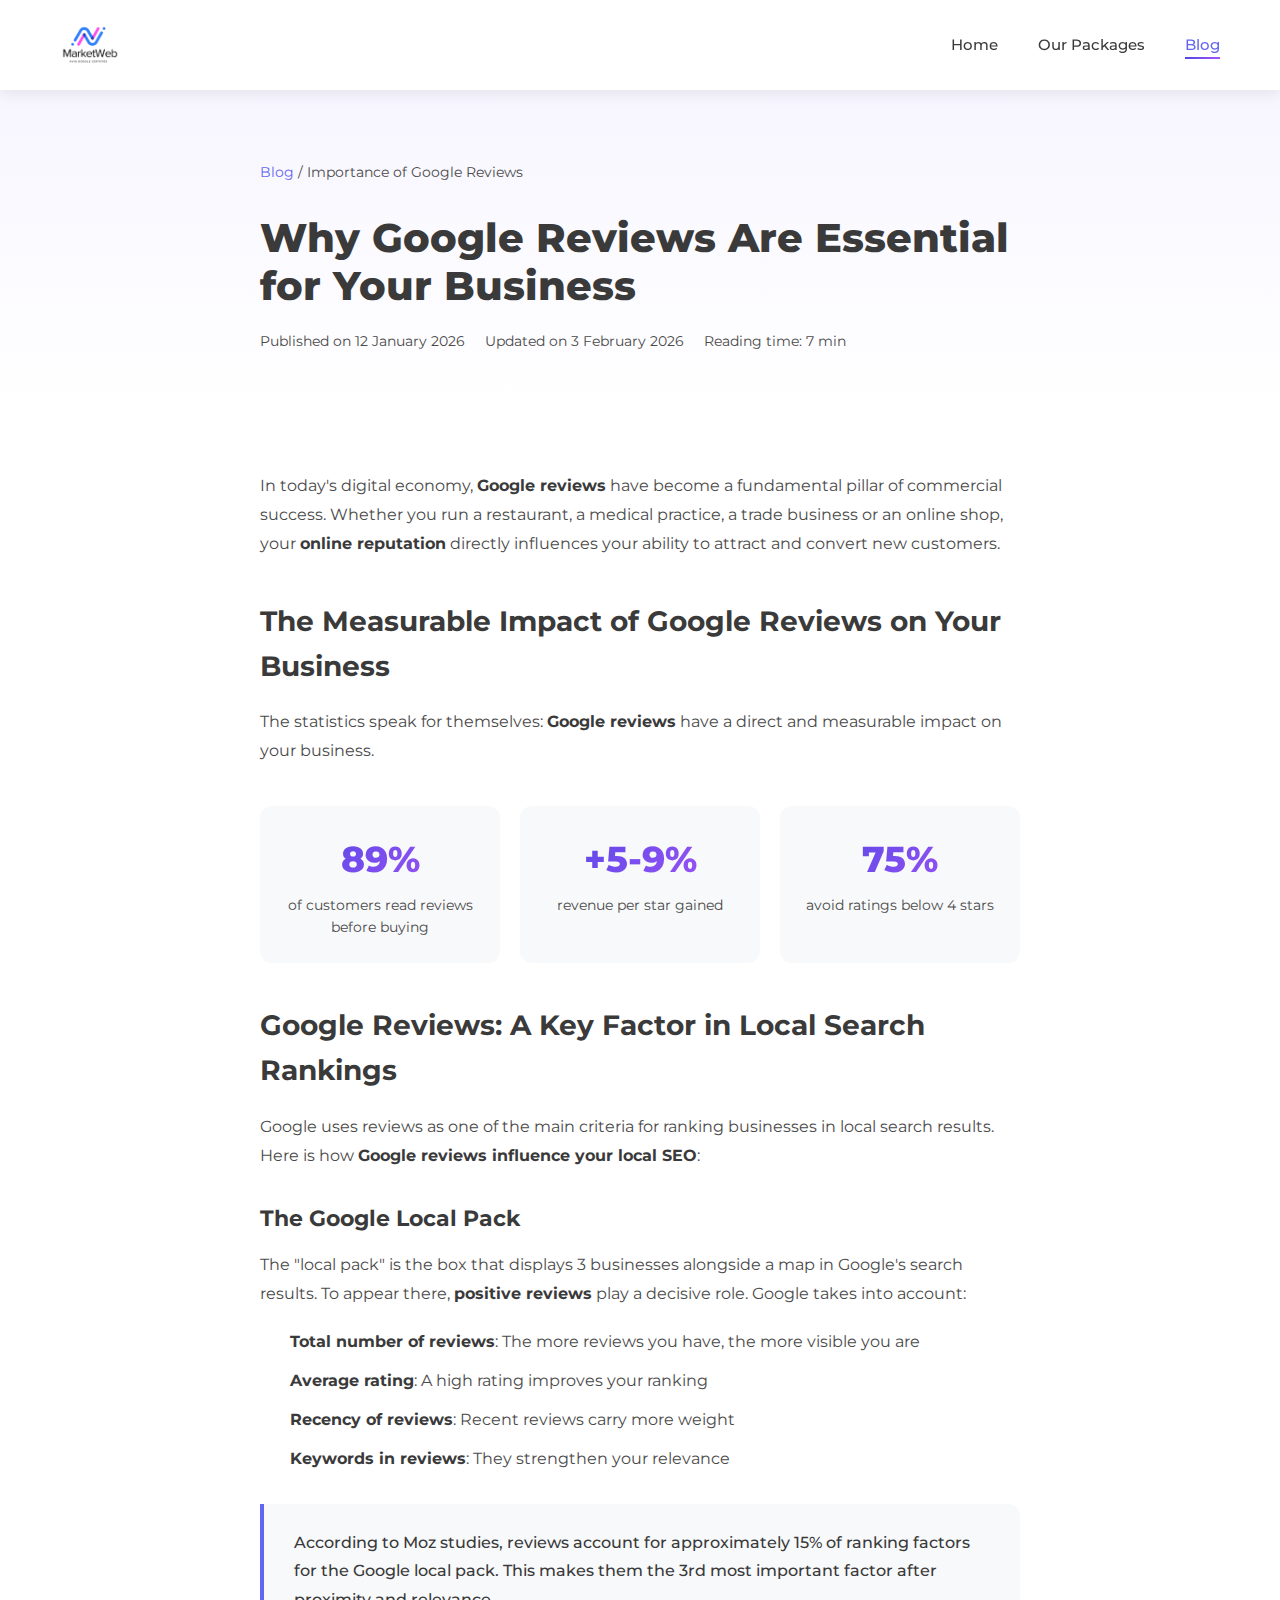
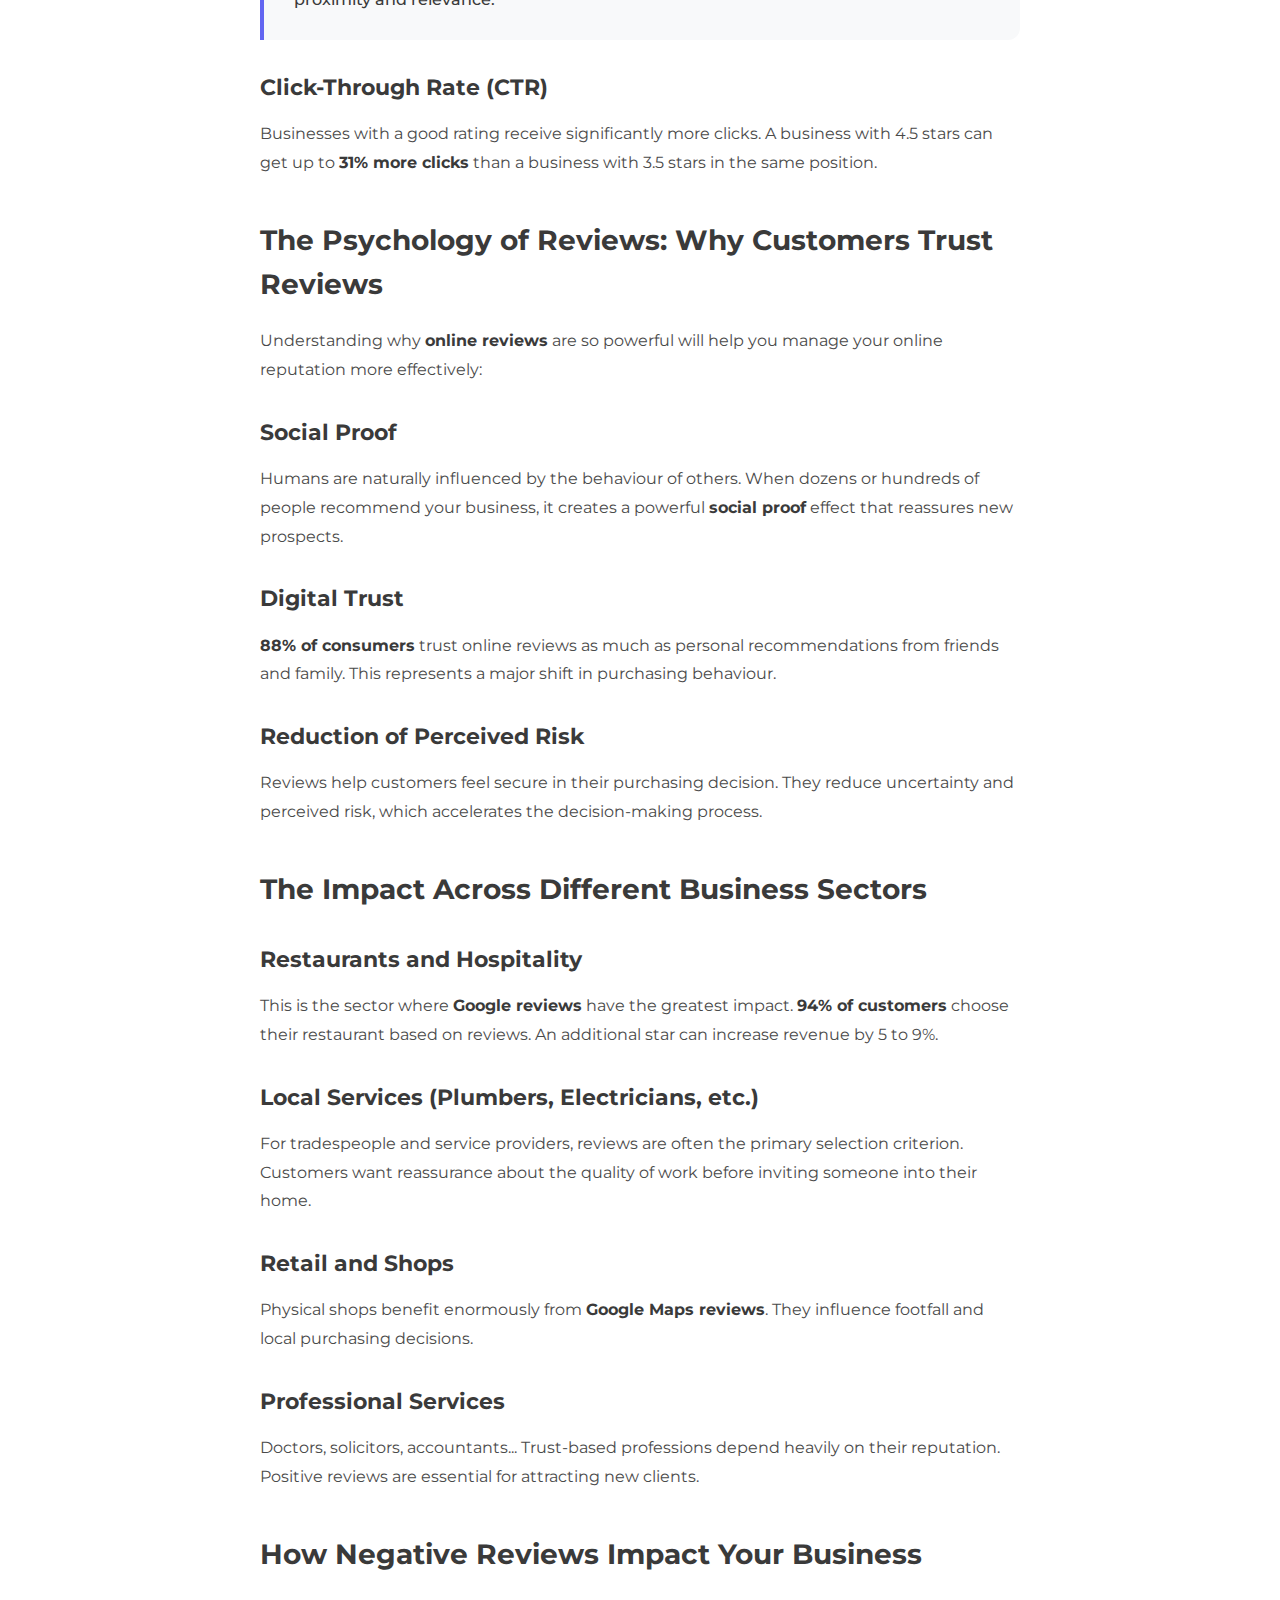
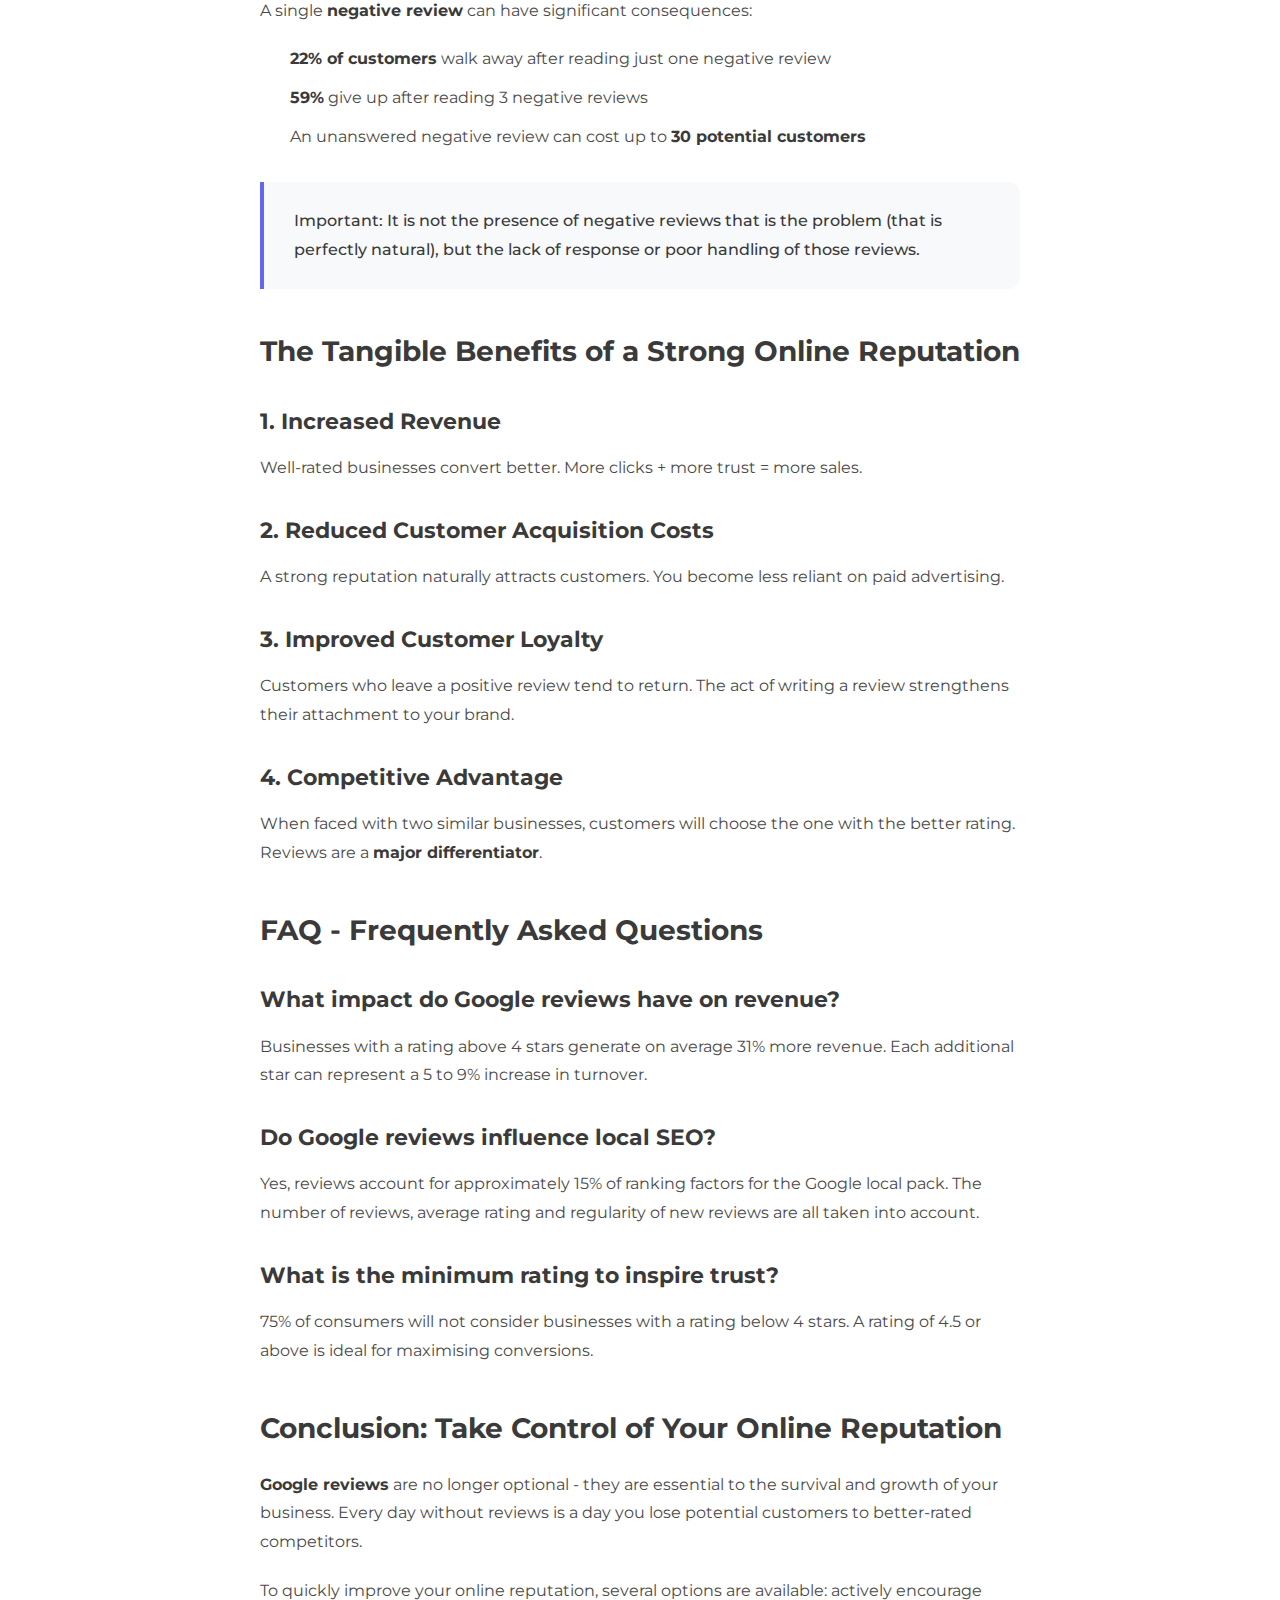
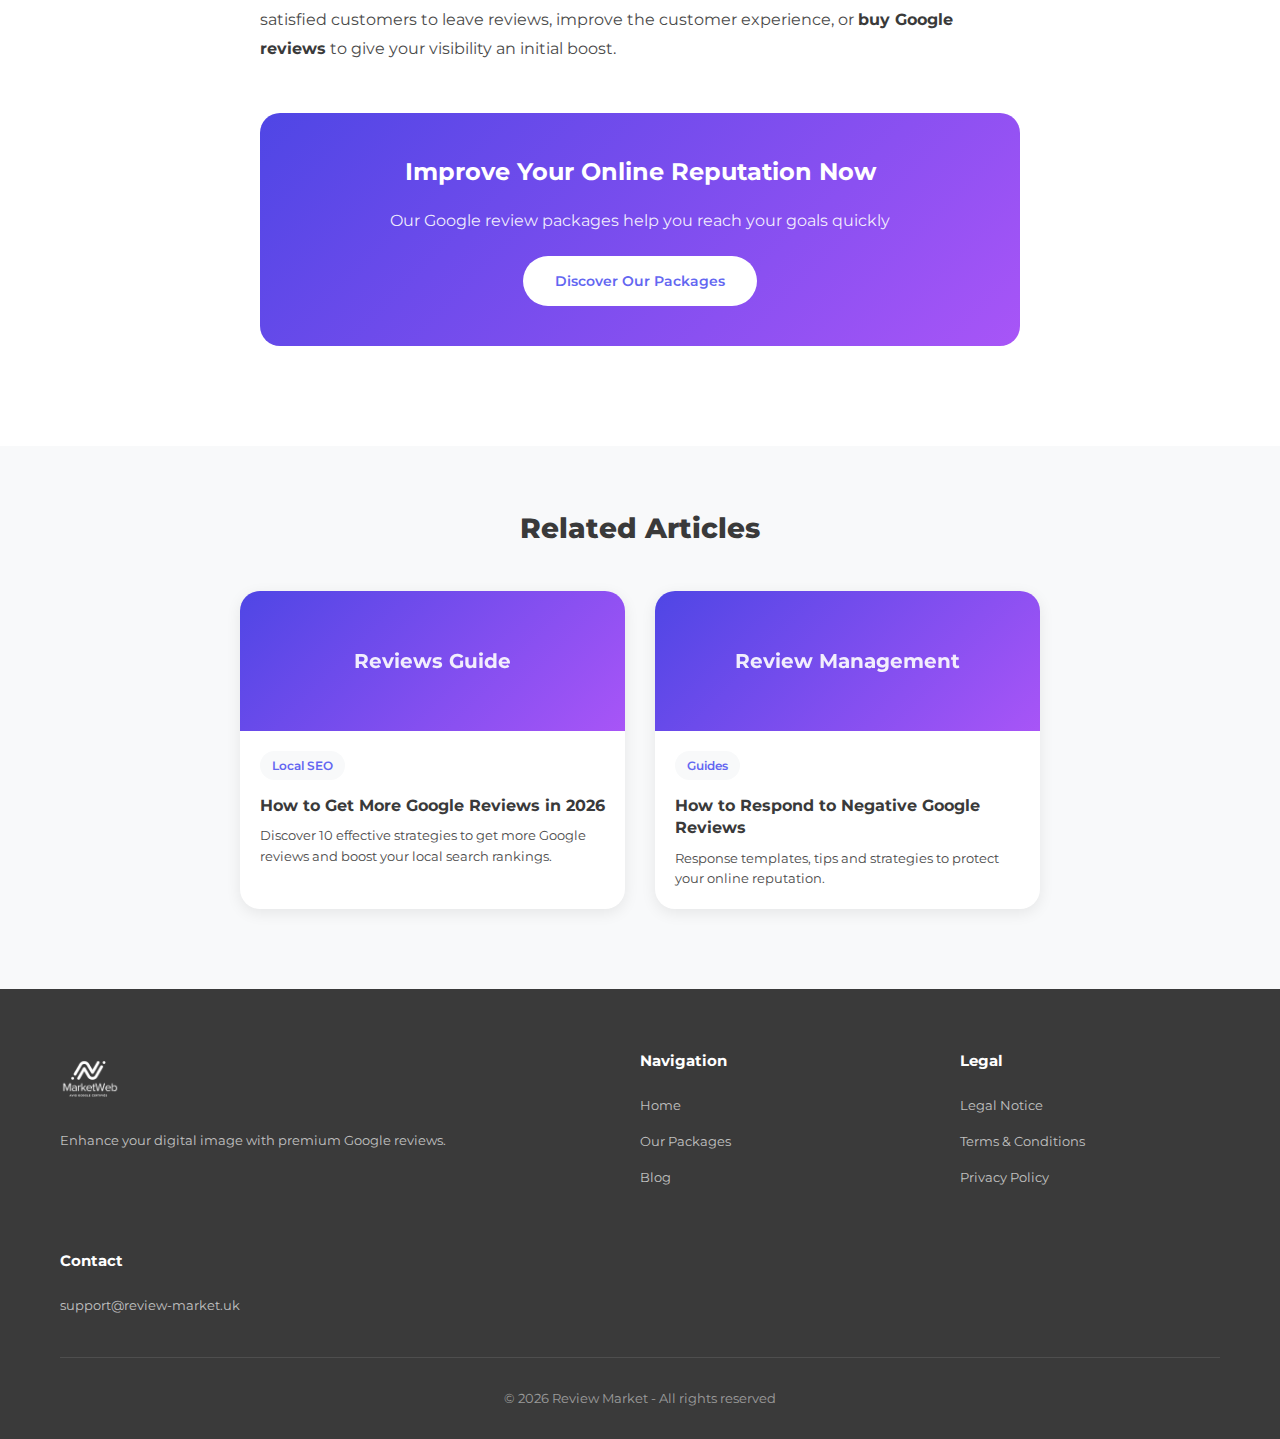
<file: blog/importance-google-reviews-business.html>
<!DOCTYPE html>
<html lang="en">
<head>
    <meta charset="UTF-8">
    <meta name="viewport" content="width=device-width, initial-scale=1.0">
    <meta name="robots" content="index, follow">
    <title>Why Google Reviews Are Essential for Your Business | Review Market</title>
    <meta name="description" content="Discover the impact of Google reviews on your revenue, local SEO and customer trust. Statistics and tips to improve your online reputation.">
    <link rel="canonical" href="https://review-market.uk/blog/importance-google-reviews-business.html"/>
    <link rel="alternate" hreflang="en-GB" href="https://review-market.uk/blog/importance-google-reviews-business.html"/>
    <link rel="alternate" hreflang="x-default" href="https://review-market.uk/blog/importance-google-reviews-business.html"/>
    <meta name="geo.region" content="GB">
    <meta name="geo.placename" content="London, United Kingdom">
    <meta name="geo.position" content="51.5074;-0.1278">
    <meta name="ICBM" content="51.5074, -0.1278">
    <meta property="og:type" content="article">
    <meta property="og:url" content="https://review-market.uk/blog/importance-google-reviews-business.html">
    <meta property="og:title" content="Why Google Reviews Are Essential for Your Business">
    <meta property="og:description" content="Discover the impact of Google reviews on your revenue and local SEO.">
    <meta property="og:image" content="https://review-market.uk/logo.png">
    <meta property="og:locale" content="en_GB">
    <meta property="og:site_name" content="Review Market">
    <meta property="article:published_time" content="2026-01-12">
    <meta property="article:author" content="Review Market">
    <link rel="preconnect" href="https://fonts.googleapis.com">
    <link rel="preconnect" href="https://fonts.gstatic.com" crossorigin>
    <link href="https://fonts.googleapis.com/css2?family=Montserrat:wght@400;500;600;700;800&display=swap" rel="stylesheet">
    <link rel="stylesheet" href="../styles.css">
    <link rel="stylesheet" href="blog.css">
    <link rel="icon" type="image/x-icon" href="/favicon.ico">
    <script type="application/ld+json">
    {
        "@context": "https://schema.org",
        "@type": "BreadcrumbList",
        "itemListElement": [
            {
                "@type": "ListItem",
                "position": 1,
                "name": "Home",
                "item": "https://review-market.uk"
            },
            {
                "@type": "ListItem",
                "position": 2,
                "name": "Blog",
                "item": "https://review-market.uk/blog/"
            },
            {
                "@type": "ListItem",
                "position": 3,
                "name": "Why Google Reviews Are Essential for Your Business"
            }
        ]
    }
    </script>
    <script type="application/ld+json">
    {
        "@context": "https://schema.org",
        "@type": "Article",
        "headline": "Why Google Reviews Are Essential for Your Business",
        "description": "Discover the impact of Google reviews on your revenue, local SEO and customer trust.",
        "image": "https://review-market.uk/logo.png",
        "author": {
            "@type": "Organization",
            "name": "Review Market"
        },
        "publisher": {
            "@type": "Organization",
            "name": "Review Market",
            "logo": {
                "@type": "ImageObject",
                "url": "https://review-market.uk/logo.png"
            }
        },
        "datePublished": "2026-01-12",
        "dateModified": "2026-02-03"
    }
    </script>
    <script type="application/ld+json">
    {
        "@context": "https://schema.org",
        "@type": "FAQPage",
        "mainEntity": [
            {
                "@type": "Question",
                "name": "What impact do Google reviews have on revenue?",
                "acceptedAnswer": {
                    "@type": "Answer",
                    "text": "Businesses with a rating above 4 stars generate on average 31% more revenue. Each additional star can represent a 5 to 9% increase in turnover."
                }
            },
            {
                "@type": "Question",
                "name": "Do Google reviews influence local SEO?",
                "acceptedAnswer": {
                    "@type": "Answer",
                    "text": "Yes, reviews account for approximately 15% of the ranking factors for the Google local pack. The number of reviews, average rating and regularity of new reviews are all taken into account."
                }
            },
            {
                "@type": "Question",
                "name": "What is the minimum rating to inspire trust?",
                "acceptedAnswer": {
                    "@type": "Answer",
                    "text": "75% of consumers will not consider businesses with a rating below 4 stars. A rating of 4.5 or above is ideal for maximising conversions."
                }
            }
        ]
    }
    </script>
</head>
<body>
    <header class="header">
        <div class="container">
            <a href="https://review-market.uk" class="logo">
                <img src="../logo.png" alt="Google Reviews" title="Google Reviews" class="logo-img">
            </a>
            <nav class="nav">
                <ul class="nav-list">
                    <li><a href="https://review-market.uk" class="nav-link">Home</a></li>
                    <li><a href="https://review-market.uk#offres" class="nav-link">Our Packages</a></li>
                    <li><a href="https://review-market.uk/blog/" class="nav-link active">Blog</a></li>
                </ul>
            </nav>
            <button class="menu-toggle" aria-label="Menu">
                <span></span>
                <span></span>
                <span></span>
            </button>
        </div>
    </header>

    <section class="article-hero">
        <div class="container">
            <nav class="article-breadcrumb">
                <a href="https://review-market.uk/blog/">Blog</a> <span>/ Importance of Google Reviews</span>
            </nav>
            <h1>Why Google Reviews Are Essential for Your Business</h1>
            <div class="article-meta">
                <span>Published on 12 January 2026</span>
                <span>Updated on 3 February 2026</span>
                <span>Reading time: 7 min</span>
            </div>
        </div>
    </section>

    <article class="article-content">
        <div class="container">
            <p>In today's digital economy, <strong>Google reviews</strong> have become a fundamental pillar of commercial success. Whether you run a restaurant, a medical practice, a trade business or an online shop, your <strong>online reputation</strong> directly influences your ability to attract and convert new customers.</p>

            <h2>The Measurable Impact of Google Reviews on Your Business</h2>

            <p>The statistics speak for themselves: <strong>Google reviews</strong> have a direct and measurable impact on your business.</p>

            <div class="article-stats">
                <div class="article-stat">
                    <div class="number">89%</div>
                    <div class="label">of customers read reviews before buying</div>
                </div>
                <div class="article-stat">
                    <div class="number">+5-9%</div>
                    <div class="label">revenue per star gained</div>
                </div>
                <div class="article-stat">
                    <div class="number">75%</div>
                    <div class="label">avoid ratings below 4 stars</div>
                </div>
            </div>

            <h2>Google Reviews: A Key Factor in Local Search Rankings</h2>

            <p>Google uses reviews as one of the main criteria for ranking businesses in local search results. Here is how <strong>Google reviews influence your local SEO</strong>:</p>

            <h3>The Google Local Pack</h3>

            <p>The "local pack" is the box that displays 3 businesses alongside a map in Google's search results. To appear there, <strong>positive reviews</strong> play a decisive role. Google takes into account:</p>

            <ul>
                <li><strong>Total number of reviews</strong>: The more reviews you have, the more visible you are</li>
                <li><strong>Average rating</strong>: A high rating improves your ranking</li>
                <li><strong>Recency of reviews</strong>: Recent reviews carry more weight</li>
                <li><strong>Keywords in reviews</strong>: They strengthen your relevance</li>
            </ul>

            <div class="article-highlight">
                <p>According to Moz studies, reviews account for approximately 15% of ranking factors for the Google local pack. This makes them the 3rd most important factor after proximity and relevance.</p>
            </div>

            <h3>Click-Through Rate (CTR)</h3>

            <p>Businesses with a good rating receive significantly more clicks. A business with 4.5 stars can get up to <strong>31% more clicks</strong> than a business with 3.5 stars in the same position.</p>

            <h2>The Psychology of Reviews: Why Customers Trust Reviews</h2>

            <p>Understanding why <strong>online reviews</strong> are so powerful will help you manage your online reputation more effectively:</p>

            <h3>Social Proof</h3>

            <p>Humans are naturally influenced by the behaviour of others. When dozens or hundreds of people recommend your business, it creates a powerful <strong>social proof</strong> effect that reassures new prospects.</p>

            <h3>Digital Trust</h3>

            <p><strong>88% of consumers</strong> trust online reviews as much as personal recommendations from friends and family. This represents a major shift in purchasing behaviour.</p>

            <h3>Reduction of Perceived Risk</h3>

            <p>Reviews help customers feel secure in their purchasing decision. They reduce uncertainty and perceived risk, which accelerates the decision-making process.</p>

            <h2>The Impact Across Different Business Sectors</h2>

            <h3>Restaurants and Hospitality</h3>

            <p>This is the sector where <strong>Google reviews</strong> have the greatest impact. <strong>94% of customers</strong> choose their restaurant based on reviews. An additional star can increase revenue by 5 to 9%.</p>

            <h3>Local Services (Plumbers, Electricians, etc.)</h3>

            <p>For tradespeople and service providers, reviews are often the primary selection criterion. Customers want reassurance about the quality of work before inviting someone into their home.</p>

            <h3>Retail and Shops</h3>

            <p>Physical shops benefit enormously from <strong>Google Maps reviews</strong>. They influence footfall and local purchasing decisions.</p>

            <h3>Professional Services</h3>

            <p>Doctors, solicitors, accountants... Trust-based professions depend heavily on their reputation. Positive reviews are essential for attracting new clients.</p>

            <h2>How Negative Reviews Impact Your Business</h2>

            <p>A single <strong>negative review</strong> can have significant consequences:</p>

            <ul>
                <li><strong>22% of customers</strong> walk away after reading just one negative review</li>
                <li><strong>59%</strong> give up after reading 3 negative reviews</li>
                <li>An unanswered negative review can cost up to <strong>30 potential customers</strong></li>
            </ul>

            <div class="article-highlight">
                <p>Important: It is not the presence of negative reviews that is the problem (that is perfectly natural), but the lack of response or poor handling of those reviews.</p>
            </div>

            <h2>The Tangible Benefits of a Strong Online Reputation</h2>

            <h3>1. Increased Revenue</h3>

            <p>Well-rated businesses convert better. More clicks + more trust = more sales.</p>

            <h3>2. Reduced Customer Acquisition Costs</h3>

            <p>A strong reputation naturally attracts customers. You become less reliant on paid advertising.</p>

            <h3>3. Improved Customer Loyalty</h3>

            <p>Customers who leave a positive review tend to return. The act of writing a review strengthens their attachment to your brand.</p>

            <h3>4. Competitive Advantage</h3>

            <p>When faced with two similar businesses, customers will choose the one with the better rating. Reviews are a <strong>major differentiator</strong>.</p>

            <h2>FAQ - Frequently Asked Questions</h2>

            <h3>What impact do Google reviews have on revenue?</h3>
            <p>Businesses with a rating above 4 stars generate on average 31% more revenue. Each additional star can represent a 5 to 9% increase in turnover.</p>

            <h3>Do Google reviews influence local SEO?</h3>
            <p>Yes, reviews account for approximately 15% of ranking factors for the Google local pack. The number of reviews, average rating and regularity of new reviews are all taken into account.</p>

            <h3>What is the minimum rating to inspire trust?</h3>
            <p>75% of consumers will not consider businesses with a rating below 4 stars. A rating of 4.5 or above is ideal for maximising conversions.</p>

            <h2>Conclusion: Take Control of Your Online Reputation</h2>

            <p><strong>Google reviews</strong> are no longer optional - they are essential to the survival and growth of your business. Every day without reviews is a day you lose potential customers to better-rated competitors.</p>

            <p>To quickly improve your online reputation, several options are available: actively encourage satisfied customers to leave reviews, improve the customer experience, or <strong>buy Google reviews</strong> to give your visibility an initial boost.</p>

            <div class="article-cta">
                <h3>Improve Your Online Reputation Now</h3>
                <p>Our Google review packages help you reach your goals quickly</p>
                <a href="https://review-market.uk#offres" class="btn">Discover Our Packages</a>
            </div>
        </div>
    </article>

    <section class="related-articles">
        <div class="container">
            <h2 class="section-title">Related Articles</h2>
            <div class="related-grid">
                <a href="how-to-get-more-google-reviews.html" class="related-card">
                    <div class="related-image">
                        <span class="related-placeholder">Reviews Guide</span>
                    </div>
                    <div class="related-content">
                        <span class="blog-category">Local SEO</span>
                        <h3>How to Get More Google Reviews in 2026</h3>
                        <p>Discover 10 effective strategies to get more Google reviews and boost your local search rankings.</p>
                    </div>
                </a>
                <a href="respond-negative-google-reviews.html" class="related-card">
                    <div class="related-image">
                        <span class="related-placeholder">Review Management</span>
                    </div>
                    <div class="related-content">
                        <span class="blog-category">Guides</span>
                        <h3>How to Respond to Negative Google Reviews</h3>
                        <p>Response templates, tips and strategies to protect your online reputation.</p>
                    </div>
                </a>
            </div>
        </div>
    </section>

    <footer class="footer">
        <div class="container">
            <div class="footer-content">
                <div class="footer-brand">
                    <a href="https://review-market.uk" class="logo">
                        <img src="../logo.png" alt="buy Google business reviews" title="buy Google business reviews" class="logo-img">
                    </a>
                    <p>Enhance your digital image with premium Google reviews.</p>
                </div>
                <div class="footer-links">
                    <h4>Navigation</h4>
                    <ul>
                        <li><a href="https://review-market.uk">Home</a></li>
                        <li><a href="https://review-market.uk#offres">Our Packages</a></li>
                        <li><a href="https://review-market.uk/blog/">Blog</a></li>
                    </ul>
                </div>
                <div class="footer-links">
                    <h4>Legal</h4>
                    <ul>
                        <li><a href="#">Legal Notice</a></li>
                        <li><a href="#">Terms & Conditions</a></li>
                        <li><a href="#">Privacy Policy</a></li>
                    </ul>
                </div>
                <div class="footer-links">
                    <h4>Contact</h4>
                    <ul>
                        <li><a href="mailto:support@review-market.uk">support@review-market.uk</a></li>
                    </ul>
                </div>
            </div>
            <div class="footer-bottom">
                <p>&copy; 2026 Review Market - All rights reserved</p>
            </div>
        </div>
    </footer>

    <script>
        document.addEventListener('DOMContentLoaded', function() {
            const menuToggle = document.querySelector('.menu-toggle');
            const nav = document.querySelector('.nav');

            if (menuToggle && nav) {
                menuToggle.addEventListener('click', function() {
                    nav.classList.toggle('active');
                    menuToggle.classList.toggle('active');
                });
            }

            const dropdowns = document.querySelectorAll('.nav-item.dropdown');
            dropdowns.forEach(dropdown => {
                const dropdownLink = dropdown.querySelector('.nav-link');
                dropdownLink.addEventListener('click', function(e) {
                    if (window.innerWidth <= 768) {
                        e.preventDefault();
                        dropdown.classList.toggle('active');
                    }
                });
            });
        });
    </script>
</body>
</html>
</file>
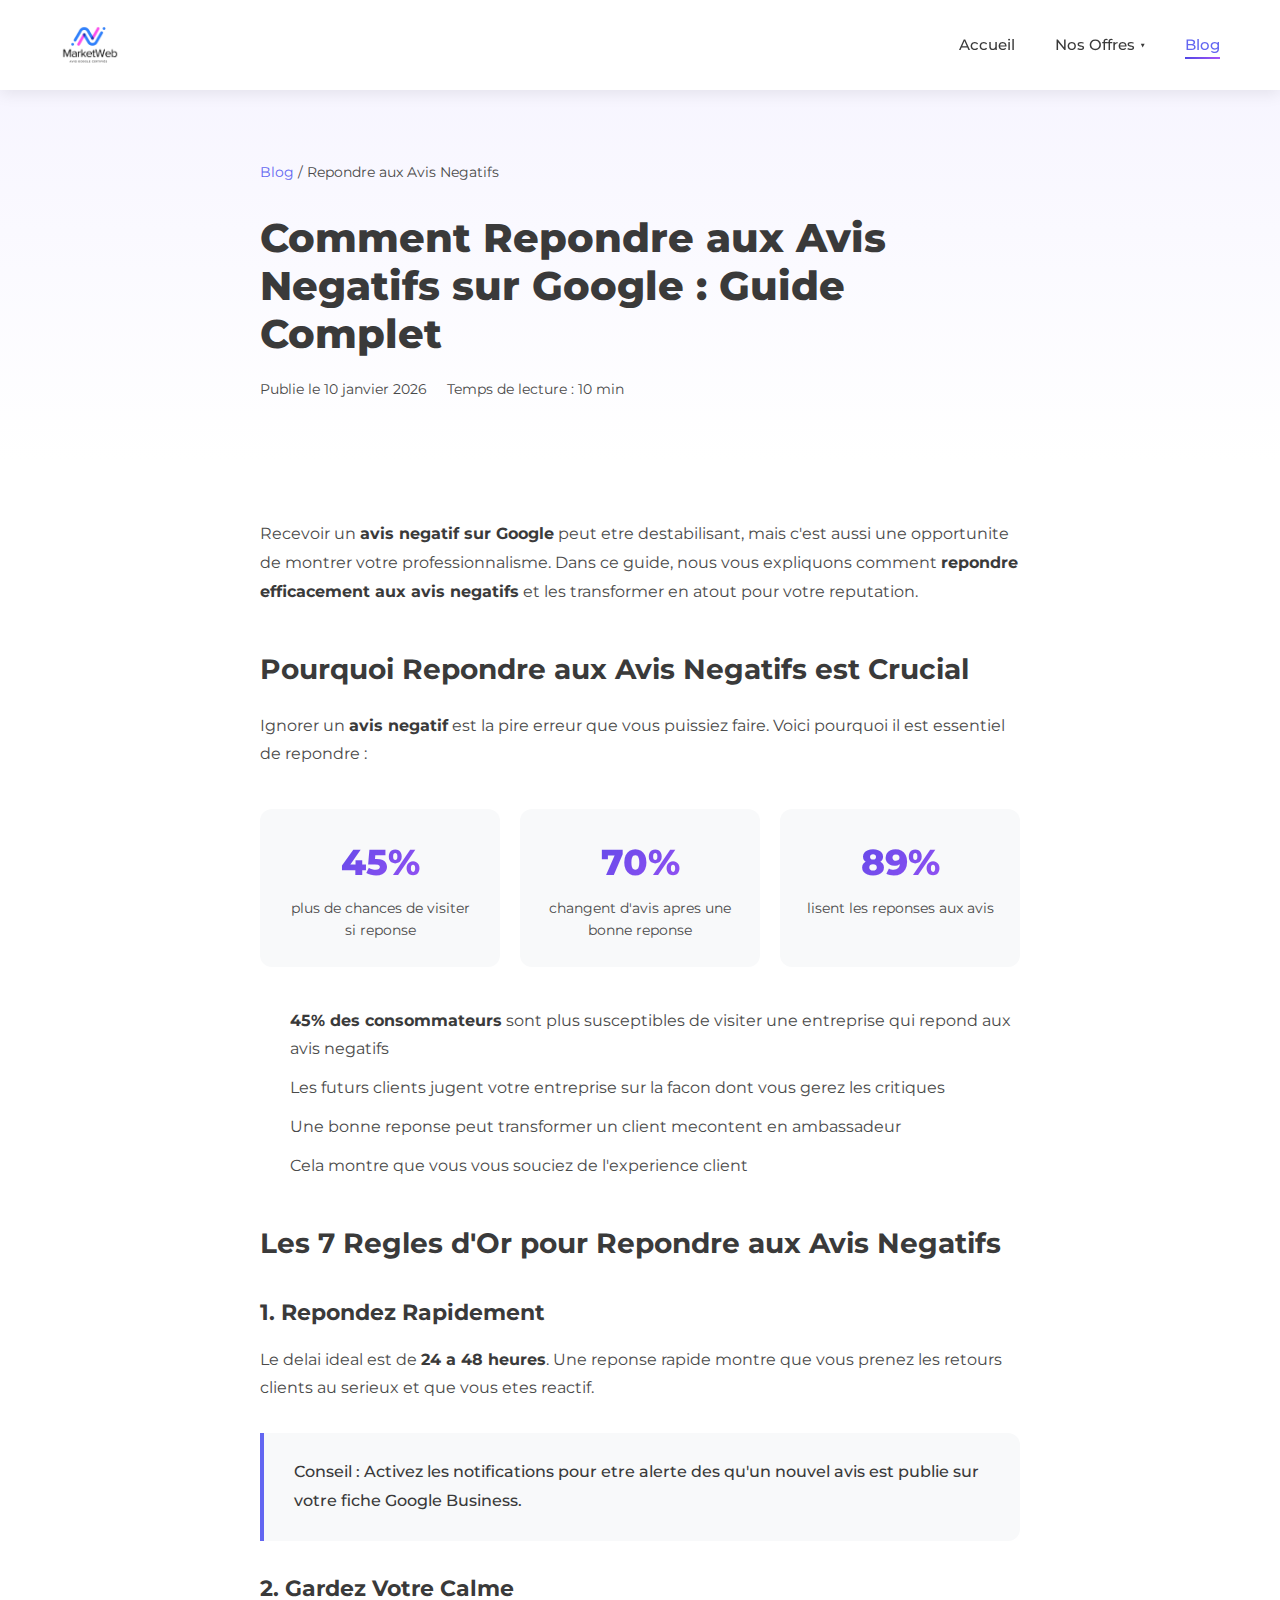
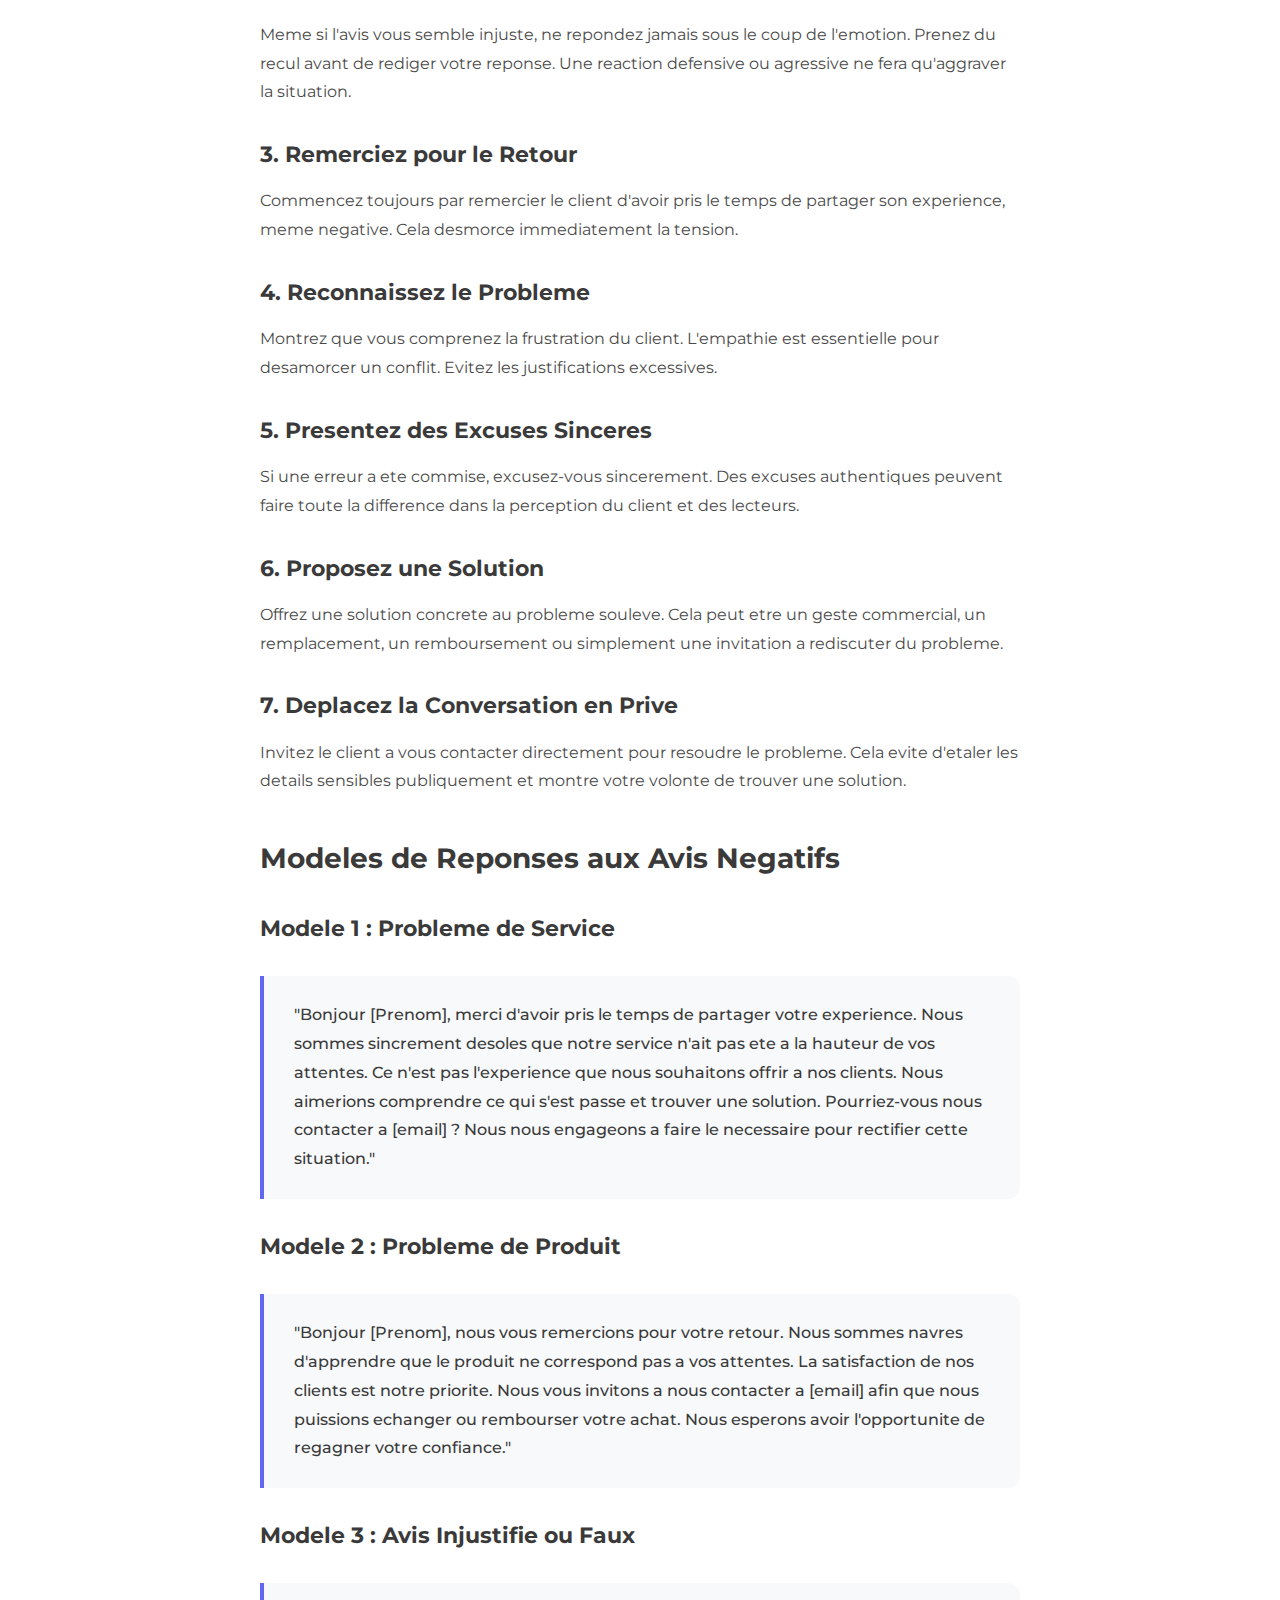
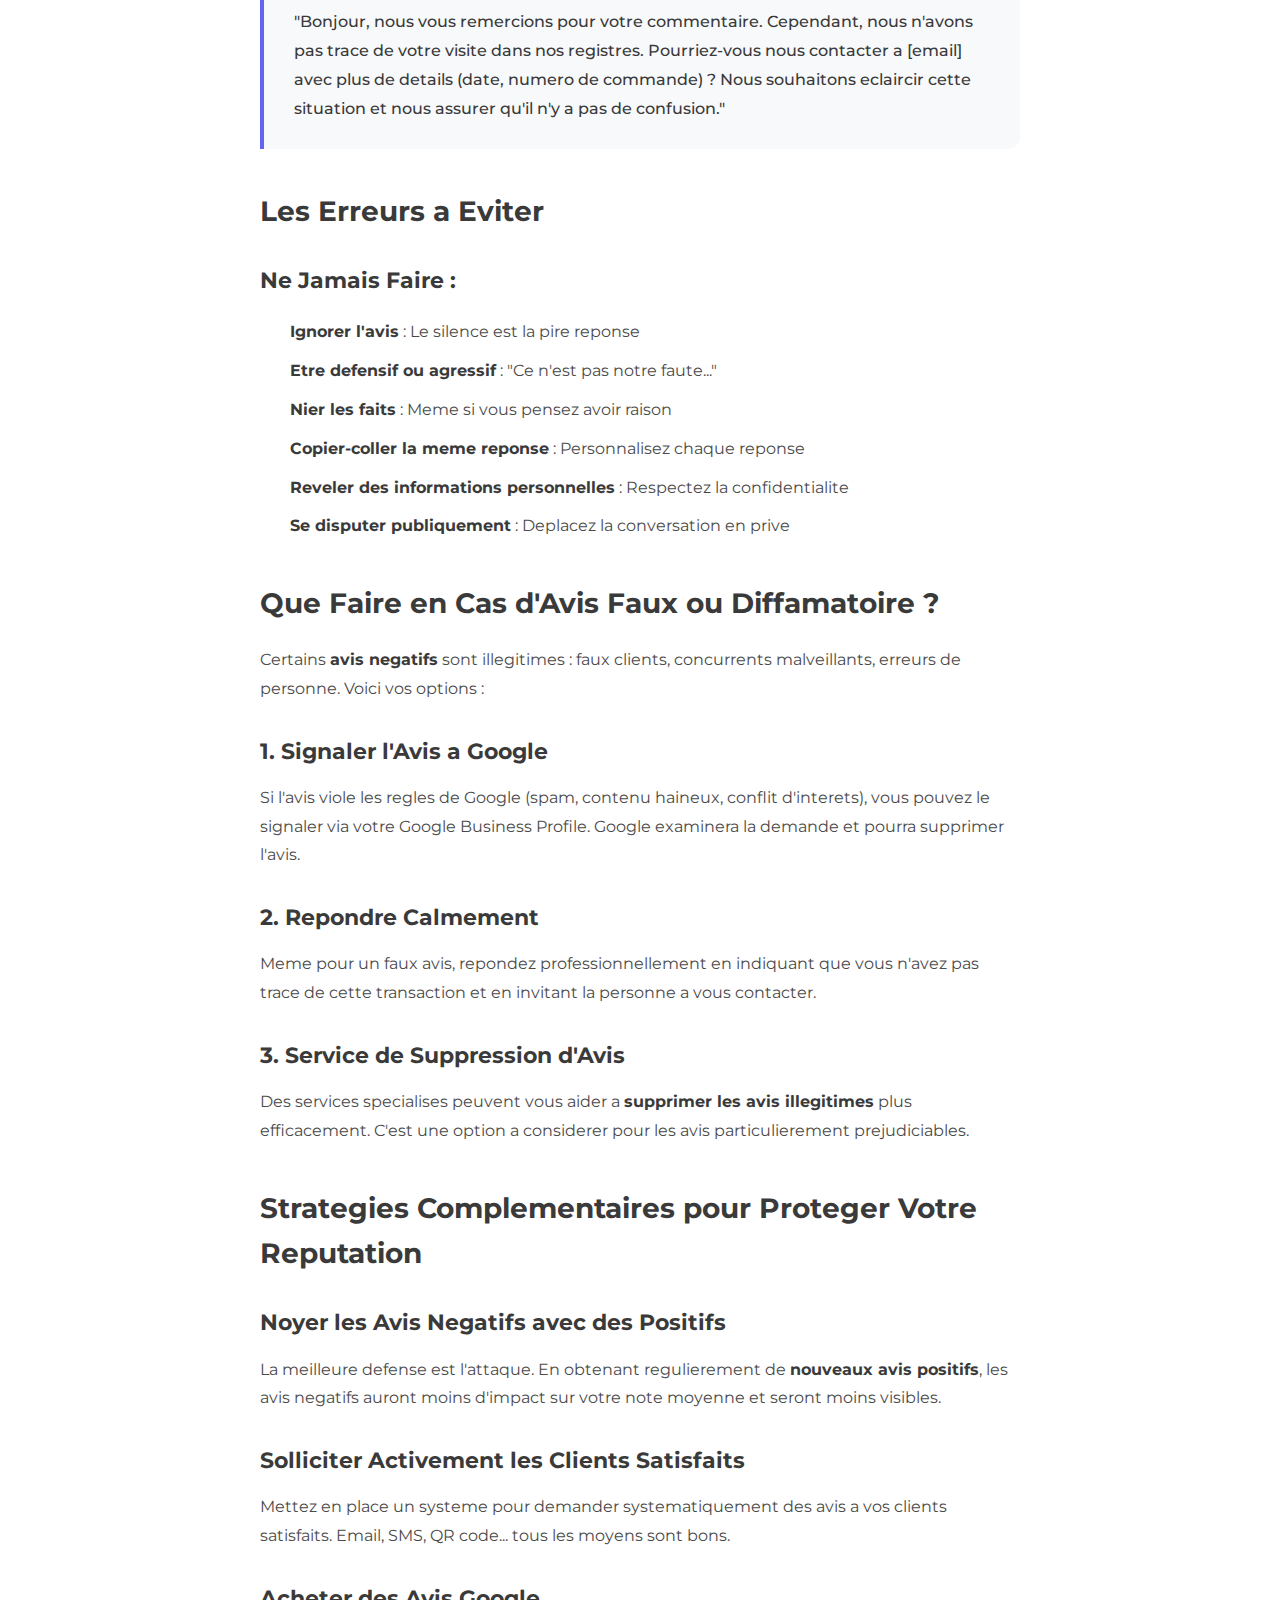
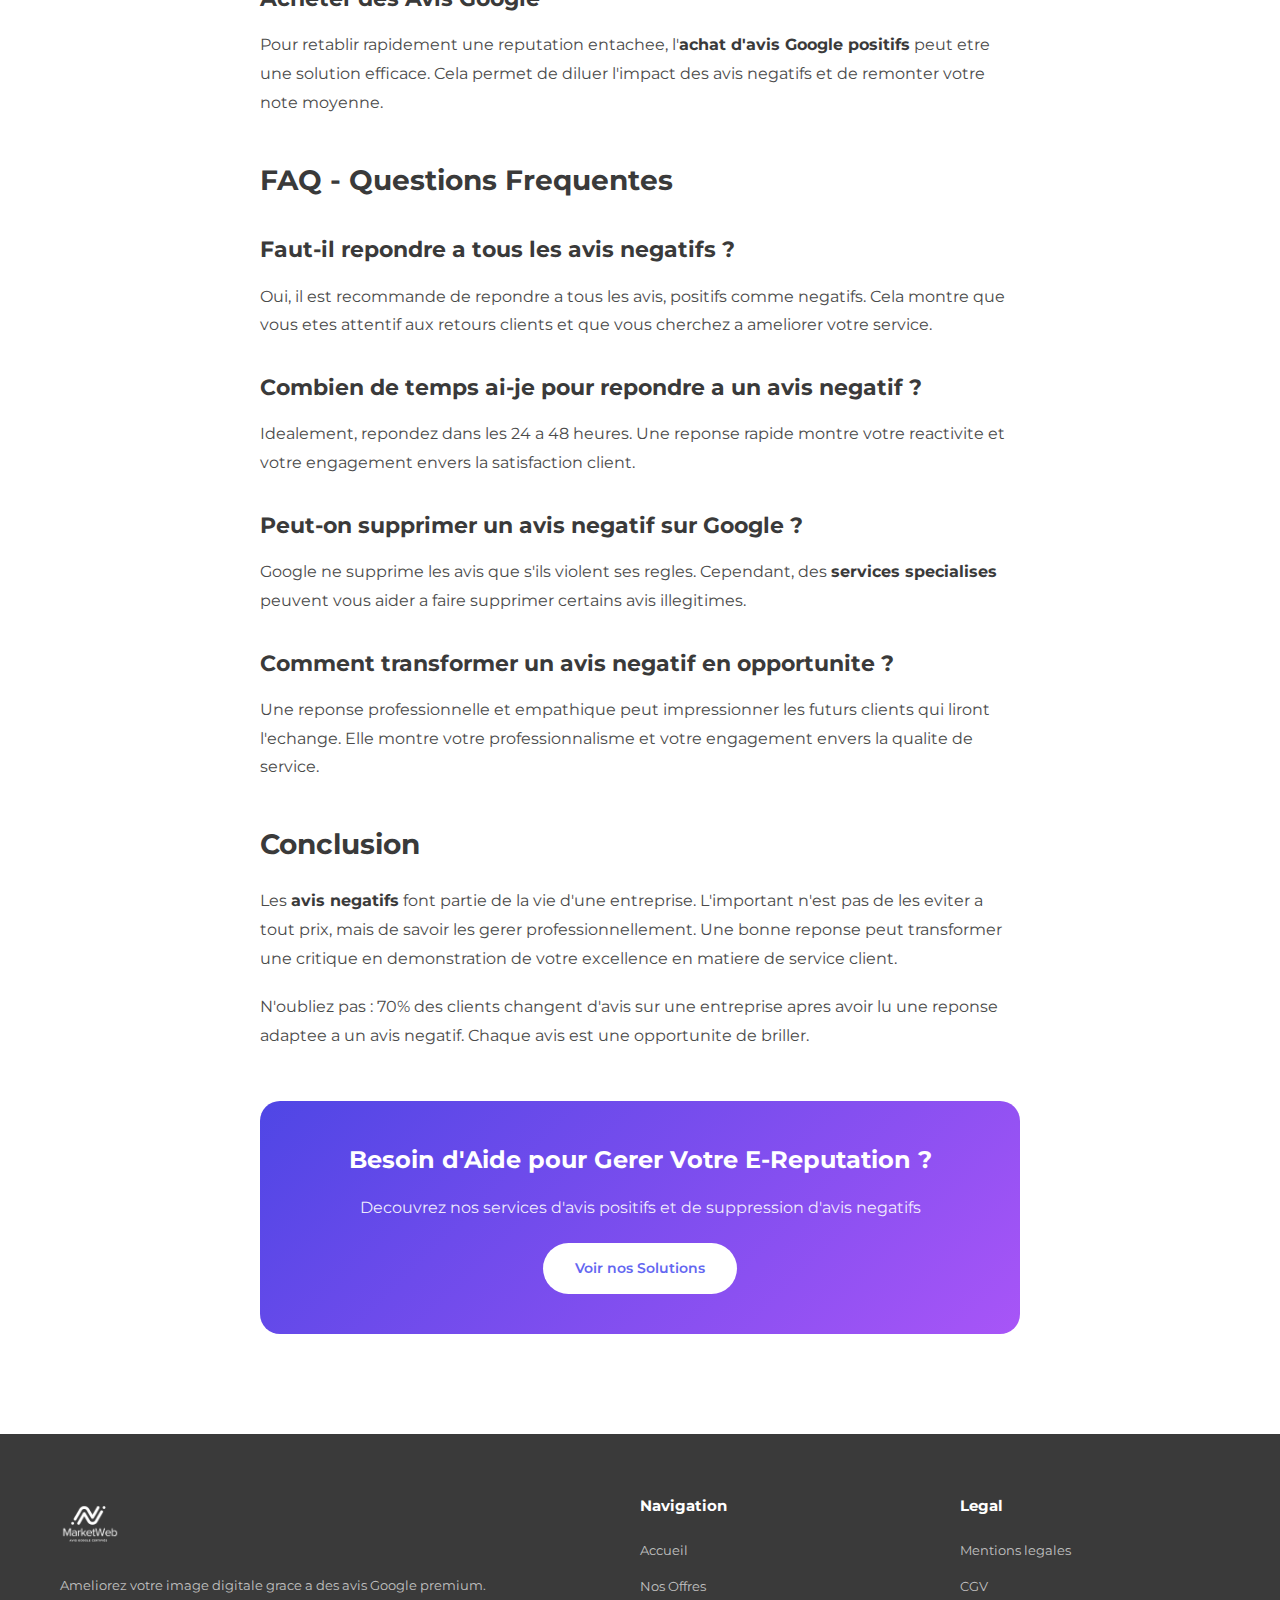
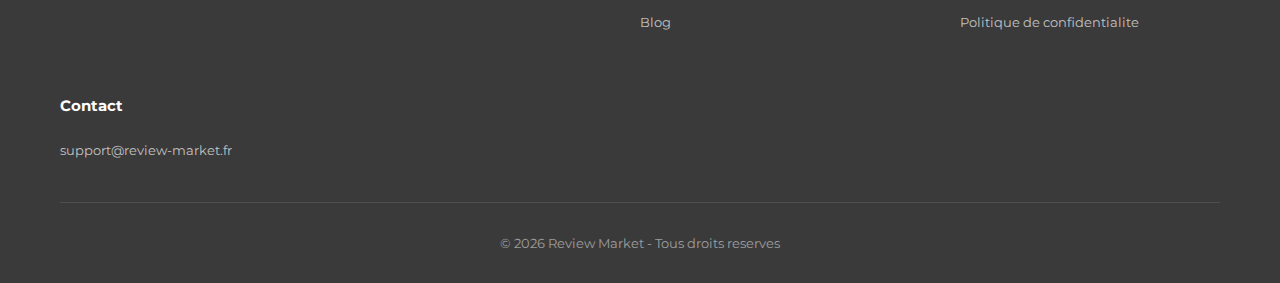
<file: blog/repondre-avis-negatif-google.html>
<!DOCTYPE html>
<html lang="fr">
<head>
    <meta charset="UTF-8">
    <meta name="viewport" content="width=device-width, initial-scale=1.0">
    <meta name="robots" content="index, follow">
    <title>Comment Repondre aux Avis Negatifs Google - Guide et Exemples | Review Market</title>
    <meta name="description" content="Apprenez a repondre professionnellement aux avis negatifs sur Google. Modeles de reponses, conseils et strategies pour proteger votre e-reputation.">
    <link rel="canonical" href="https://review-market.fr/blog/repondre-avis-negatif-google.html"/>
    <!-- Open Graph -->
    <meta property="og:type" content="article">
    <meta property="og:url" content="https://review-market.fr/blog/repondre-avis-negatif-google.html">
    <meta property="og:title" content="Comment Repondre aux Avis Negatifs Google - Guide Complet">
    <meta property="og:description" content="Strategies et modeles pour repondre aux avis negatifs et proteger votre reputation.">
    <meta property="og:image" content="https://review-market.fr/logo.png">
    <meta property="og:locale" content="fr_FR">
    <meta property="og:site_name" content="Review Market">
    <meta property="article:published_time" content="2026-01-10">
    <link rel="preconnect" href="https://fonts.googleapis.com">
    <link rel="preconnect" href="https://fonts.gstatic.com" crossorigin>
    <link href="https://fonts.googleapis.com/css2?family=Montserrat:wght@400;500;600;700;800&display=swap" rel="stylesheet">
    <link rel="stylesheet" href="../styles.css">
    <link rel="stylesheet" href="blog.css">
    <link rel="icon" type="image/x-icon" href="/favicon.ico">
    <!-- Schema.org JSON-LD Article -->
    <script type="application/ld+json">
    {
        "@context": "https://schema.org",
        "@type": "Article",
        "headline": "Comment Repondre aux Avis Negatifs Google - Guide et Exemples",
        "description": "Apprenez a repondre professionnellement aux avis negatifs sur Google avec des modeles et conseils.",
        "image": "https://review-market.fr/logo.png",
        "author": {
            "@type": "Organization",
            "name": "Review Market"
        },
        "publisher": {
            "@type": "Organization",
            "name": "Review Market",
            "logo": {
                "@type": "ImageObject",
                "url": "https://review-market.fr/logo.png"
            }
        },
        "datePublished": "2026-01-10",
        "dateModified": "2026-01-10"
    }
    </script>
    <script type="application/ld+json">
    {
        "@context": "https://schema.org",
        "@type": "FAQPage",
        "mainEntity": [
            {
                "@type": "Question",
                "name": "Faut-il repondre a tous les avis negatifs ?",
                "acceptedAnswer": {
                    "@type": "Answer",
                    "text": "Oui, il est recommande de repondre a tous les avis, positifs comme negatifs. Cela montre que vous etes attentif aux retours clients et que vous cherchez a ameliorer votre service."
                }
            },
            {
                "@type": "Question",
                "name": "Combien de temps ai-je pour repondre a un avis negatif ?",
                "acceptedAnswer": {
                    "@type": "Answer",
                    "text": "Idealement, repondez dans les 24 a 48 heures. Une reponse rapide montre votre reactivite et votre engagement envers la satisfaction client."
                }
            },
            {
                "@type": "Question",
                "name": "Peut-on supprimer un avis negatif sur Google ?",
                "acceptedAnswer": {
                    "@type": "Answer",
                    "text": "Google ne supprime les avis que s'ils violent ses regles (spam, contenu inapproprie, etc.). Cependant, des services specialises peuvent vous aider a faire supprimer certains avis illegitimes."
                }
            },
            {
                "@type": "Question",
                "name": "Comment transformer un avis negatif en opportunite ?",
                "acceptedAnswer": {
                    "@type": "Answer",
                    "text": "Une reponse professionnelle et empathique peut impressionner les futurs clients qui liront l'echange. Elle montre votre professionnalisme et votre engagement envers la qualite de service."
                }
            }
        ]
    }
    </script>
</head>
<body>
    <header class="header">
        <div class="container">
            <a href="https://review-market.fr" class="logo">
                <img src="../logo.png" alt="Avis Google" title="Avis Google" class="logo-img">
            </a>
            <nav class="nav">
                <ul class="nav-list">
                    <li><a href="https://review-market.fr" class="nav-link">Accueil</a></li>
                    <li class="nav-item dropdown">
                        <a href="#" class="nav-link">Nos Offres <span class="dropdown-arrow">&#9660;</span></a>
                        <div class="dropdown-menu">
                            <a href="https://review-market.fr#offres">Avis Positifs</a>
                            <a href="../acheter-avis-negatif-google.html#offres">Avis Negatifs</a>
                            <a href="../supprimer-avis-google.html#offres">Supprimer Avis</a>
                        </div>
                    </li>
                    <li><a href="https://review-market.fr/blog/" class="nav-link active">Blog</a></li>
                </ul>
            </nav>
            <button class="menu-toggle" aria-label="Menu">
                <span></span>
                <span></span>
                <span></span>
            </button>
        </div>
    </header>

    <section class="article-hero">
        <div class="container">
            <nav class="article-breadcrumb">
                <a href="https://review-market.fr/blog/">Blog</a> <span>/ Repondre aux Avis Negatifs</span>
            </nav>
            <h1>Comment Repondre aux Avis Negatifs sur Google : Guide Complet</h1>
            <div class="article-meta">
                <span>Publie le 10 janvier 2026</span>
                <span>Temps de lecture : 10 min</span>
            </div>
        </div>
    </section>

    <article class="article-content">
        <div class="container">
            <p>Recevoir un <strong>avis negatif sur Google</strong> peut etre destabilisant, mais c'est aussi une opportunite de montrer votre professionnalisme. Dans ce guide, nous vous expliquons comment <strong>repondre efficacement aux avis negatifs</strong> et les transformer en atout pour votre reputation.</p>

            <h2>Pourquoi Repondre aux Avis Negatifs est Crucial</h2>

            <p>Ignorer un <strong>avis negatif</strong> est la pire erreur que vous puissiez faire. Voici pourquoi il est essentiel de repondre :</p>

            <div class="article-stats">
                <div class="article-stat">
                    <div class="number">45%</div>
                    <div class="label">plus de chances de visiter si reponse</div>
                </div>
                <div class="article-stat">
                    <div class="number">70%</div>
                    <div class="label">changent d'avis apres une bonne reponse</div>
                </div>
                <div class="article-stat">
                    <div class="number">89%</div>
                    <div class="label">lisent les reponses aux avis</div>
                </div>
            </div>

            <ul>
                <li><strong>45% des consommateurs</strong> sont plus susceptibles de visiter une entreprise qui repond aux avis negatifs</li>
                <li>Les futurs clients jugent votre entreprise sur la facon dont vous gerez les critiques</li>
                <li>Une bonne reponse peut transformer un client mecontent en ambassadeur</li>
                <li>Cela montre que vous vous souciez de l'experience client</li>
            </ul>

            <h2>Les 7 Regles d'Or pour Repondre aux Avis Negatifs</h2>

            <h3>1. Repondez Rapidement</h3>

            <p>Le delai ideal est de <strong>24 a 48 heures</strong>. Une reponse rapide montre que vous prenez les retours clients au serieux et que vous etes reactif.</p>

            <div class="article-highlight">
                <p>Conseil : Activez les notifications pour etre alerte des qu'un nouvel avis est publie sur votre fiche Google Business.</p>
            </div>

            <h3>2. Gardez Votre Calme</h3>

            <p>Meme si l'avis vous semble injuste, ne repondez jamais sous le coup de l'emotion. Prenez du recul avant de rediger votre reponse. Une reaction defensive ou agressive ne fera qu'aggraver la situation.</p>

            <h3>3. Remerciez pour le Retour</h3>

            <p>Commencez toujours par remercier le client d'avoir pris le temps de partager son experience, meme negative. Cela desmorce immediatement la tension.</p>

            <h3>4. Reconnaissez le Probleme</h3>

            <p>Montrez que vous comprenez la frustration du client. L'empathie est essentielle pour desamorcer un conflit. Evitez les justifications excessives.</p>

            <h3>5. Presentez des Excuses Sinceres</h3>

            <p>Si une erreur a ete commise, excusez-vous sincerement. Des excuses authentiques peuvent faire toute la difference dans la perception du client et des lecteurs.</p>

            <h3>6. Proposez une Solution</h3>

            <p>Offrez une solution concrete au probleme souleve. Cela peut etre un geste commercial, un remplacement, un remboursement ou simplement une invitation a rediscuter du probleme.</p>

            <h3>7. Deplacez la Conversation en Prive</h3>

            <p>Invitez le client a vous contacter directement pour resoudre le probleme. Cela evite d'etaler les details sensibles publiquement et montre votre volonte de trouver une solution.</p>

            <h2>Modeles de Reponses aux Avis Negatifs</h2>

            <h3>Modele 1 : Probleme de Service</h3>

            <div class="article-highlight">
                <p>"Bonjour [Prenom], merci d'avoir pris le temps de partager votre experience. Nous sommes sincrement desoles que notre service n'ait pas ete a la hauteur de vos attentes. Ce n'est pas l'experience que nous souhaitons offrir a nos clients. Nous aimerions comprendre ce qui s'est passe et trouver une solution. Pourriez-vous nous contacter a [email] ? Nous nous engageons a faire le necessaire pour rectifier cette situation."</p>
            </div>

            <h3>Modele 2 : Probleme de Produit</h3>

            <div class="article-highlight">
                <p>"Bonjour [Prenom], nous vous remercions pour votre retour. Nous sommes navres d'apprendre que le produit ne correspond pas a vos attentes. La satisfaction de nos clients est notre priorite. Nous vous invitons a nous contacter a [email] afin que nous puissions echanger ou rembourser votre achat. Nous esperons avoir l'opportunite de regagner votre confiance."</p>
            </div>

            <h3>Modele 3 : Avis Injustifie ou Faux</h3>

            <div class="article-highlight">
                <p>"Bonjour, nous vous remercions pour votre commentaire. Cependant, nous n'avons pas trace de votre visite dans nos registres. Pourriez-vous nous contacter a [email] avec plus de details (date, numero de commande) ? Nous souhaitons eclaircir cette situation et nous assurer qu'il n'y a pas de confusion."</p>
            </div>

            <h2>Les Erreurs a Eviter</h2>

            <h3>Ne Jamais Faire :</h3>

            <ul>
                <li><strong>Ignorer l'avis</strong> : Le silence est la pire reponse</li>
                <li><strong>Etre defensif ou agressif</strong> : "Ce n'est pas notre faute..."</li>
                <li><strong>Nier les faits</strong> : Meme si vous pensez avoir raison</li>
                <li><strong>Copier-coller la meme reponse</strong> : Personnalisez chaque reponse</li>
                <li><strong>Reveler des informations personnelles</strong> : Respectez la confidentialite</li>
                <li><strong>Se disputer publiquement</strong> : Deplacez la conversation en prive</li>
            </ul>

            <h2>Que Faire en Cas d'Avis Faux ou Diffamatoire ?</h2>

            <p>Certains <strong>avis negatifs</strong> sont illegitimes : faux clients, concurrents malveillants, erreurs de personne. Voici vos options :</p>

            <h3>1. Signaler l'Avis a Google</h3>

            <p>Si l'avis viole les regles de Google (spam, contenu haineux, conflit d'interets), vous pouvez le signaler via votre Google Business Profile. Google examinera la demande et pourra supprimer l'avis.</p>

            <h3>2. Repondre Calmement</h3>

            <p>Meme pour un faux avis, repondez professionnellement en indiquant que vous n'avez pas trace de cette transaction et en invitant la personne a vous contacter.</p>

            <h3>3. Service de Suppression d'Avis</h3>

            <p>Des services specialises peuvent vous aider a <strong>supprimer les avis illegitimes</strong> plus efficacement. C'est une option a considerer pour les avis particulierement prejudiciables.</p>

            <h2>Strategies Complementaires pour Proteger Votre Reputation</h2>

            <h3>Noyer les Avis Negatifs avec des Positifs</h3>

            <p>La meilleure defense est l'attaque. En obtenant regulierement de <strong>nouveaux avis positifs</strong>, les avis negatifs auront moins d'impact sur votre note moyenne et seront moins visibles.</p>

            <h3>Solliciter Activement les Clients Satisfaits</h3>

            <p>Mettez en place un systeme pour demander systematiquement des avis a vos clients satisfaits. Email, SMS, QR code... tous les moyens sont bons.</p>

            <h3>Acheter des Avis Google</h3>

            <p>Pour retablir rapidement une reputation entachee, l'<strong>achat d'avis Google positifs</strong> peut etre une solution efficace. Cela permet de diluer l'impact des avis negatifs et de remonter votre note moyenne.</p>

            <h2>FAQ - Questions Frequentes</h2>

            <h3>Faut-il repondre a tous les avis negatifs ?</h3>
            <p>Oui, il est recommande de repondre a tous les avis, positifs comme negatifs. Cela montre que vous etes attentif aux retours clients et que vous cherchez a ameliorer votre service.</p>

            <h3>Combien de temps ai-je pour repondre a un avis negatif ?</h3>
            <p>Idealement, repondez dans les 24 a 48 heures. Une reponse rapide montre votre reactivite et votre engagement envers la satisfaction client.</p>

            <h3>Peut-on supprimer un avis negatif sur Google ?</h3>
            <p>Google ne supprime les avis que s'ils violent ses regles. Cependant, des <strong>services specialises</strong> peuvent vous aider a faire supprimer certains avis illegitimes.</p>

            <h3>Comment transformer un avis negatif en opportunite ?</h3>
            <p>Une reponse professionnelle et empathique peut impressionner les futurs clients qui liront l'echange. Elle montre votre professionnalisme et votre engagement envers la qualite de service.</p>

            <h2>Conclusion</h2>

            <p>Les <strong>avis negatifs</strong> font partie de la vie d'une entreprise. L'important n'est pas de les eviter a tout prix, mais de savoir les gerer professionnellement. Une bonne reponse peut transformer une critique en demonstration de votre excellence en matiere de service client.</p>

            <p>N'oubliez pas : 70% des clients changent d'avis sur une entreprise apres avoir lu une reponse adaptee a un avis negatif. Chaque avis est une opportunite de briller.</p>

            <div class="article-cta">
                <h3>Besoin d'Aide pour Gerer Votre E-Reputation ?</h3>
                <p>Decouvrez nos services d'avis positifs et de suppression d'avis negatifs</p>
                <a href="https://review-market.fr#offres" class="btn">Voir nos Solutions</a>
            </div>
        </div>
    </article>

    <footer class="footer">
        <div class="container">
            <div class="footer-content">
                <div class="footer-brand">
                    <a href="https://review-market.fr" class="logo">
                        <img src="../logo.png" alt="acheter avis google business" title="acheter avis google business" class="logo-img">
                    </a>
                    <p>Ameliorez votre image digitale grace a des avis Google premium.</p>
                </div>
                <div class="footer-links">
                    <h4>Navigation</h4>
                    <ul>
                        <li><a href="https://review-market.fr">Accueil</a></li>
                        <li><a href="https://review-market.fr#offres">Nos Offres</a></li>
                        <li><a href="https://review-market.fr/blog/">Blog</a></li>
                    </ul>
                </div>
                <div class="footer-links">
                    <h4>Legal</h4>
                    <ul>
                        <li><a href="#">Mentions legales</a></li>
                        <li><a href="#">CGV</a></li>
                        <li><a href="#">Politique de confidentialite</a></li>
                    </ul>
                </div>
                <div class="footer-links">
                    <h4>Contact</h4>
                    <ul>
                        <li><a href="mailto:support@review-market.fr">support@review-market.fr</a></li>
                    </ul>
                </div>
            </div>
            <div class="footer-bottom">
                <p>&copy; 2026 Review Market - Tous droits reserves</p>
            </div>
        </div>
    </footer>

    <script>
        document.addEventListener('DOMContentLoaded', function() {
            const menuToggle = document.querySelector('.menu-toggle');
            const nav = document.querySelector('.nav');

            if (menuToggle && nav) {
                menuToggle.addEventListener('click', function() {
                    nav.classList.toggle('active');
                    menuToggle.classList.toggle('active');
                });
            }

            const dropdowns = document.querySelectorAll('.nav-item.dropdown');
            dropdowns.forEach(dropdown => {
                const dropdownLink = dropdown.querySelector('.nav-link');
                dropdownLink.addEventListener('click', function(e) {
                    if (window.innerWidth <= 768) {
                        e.preventDefault();
                        dropdown.classList.toggle('active');
                    }
                });
            });
        });
    </script>
</body>
</html>
</file>
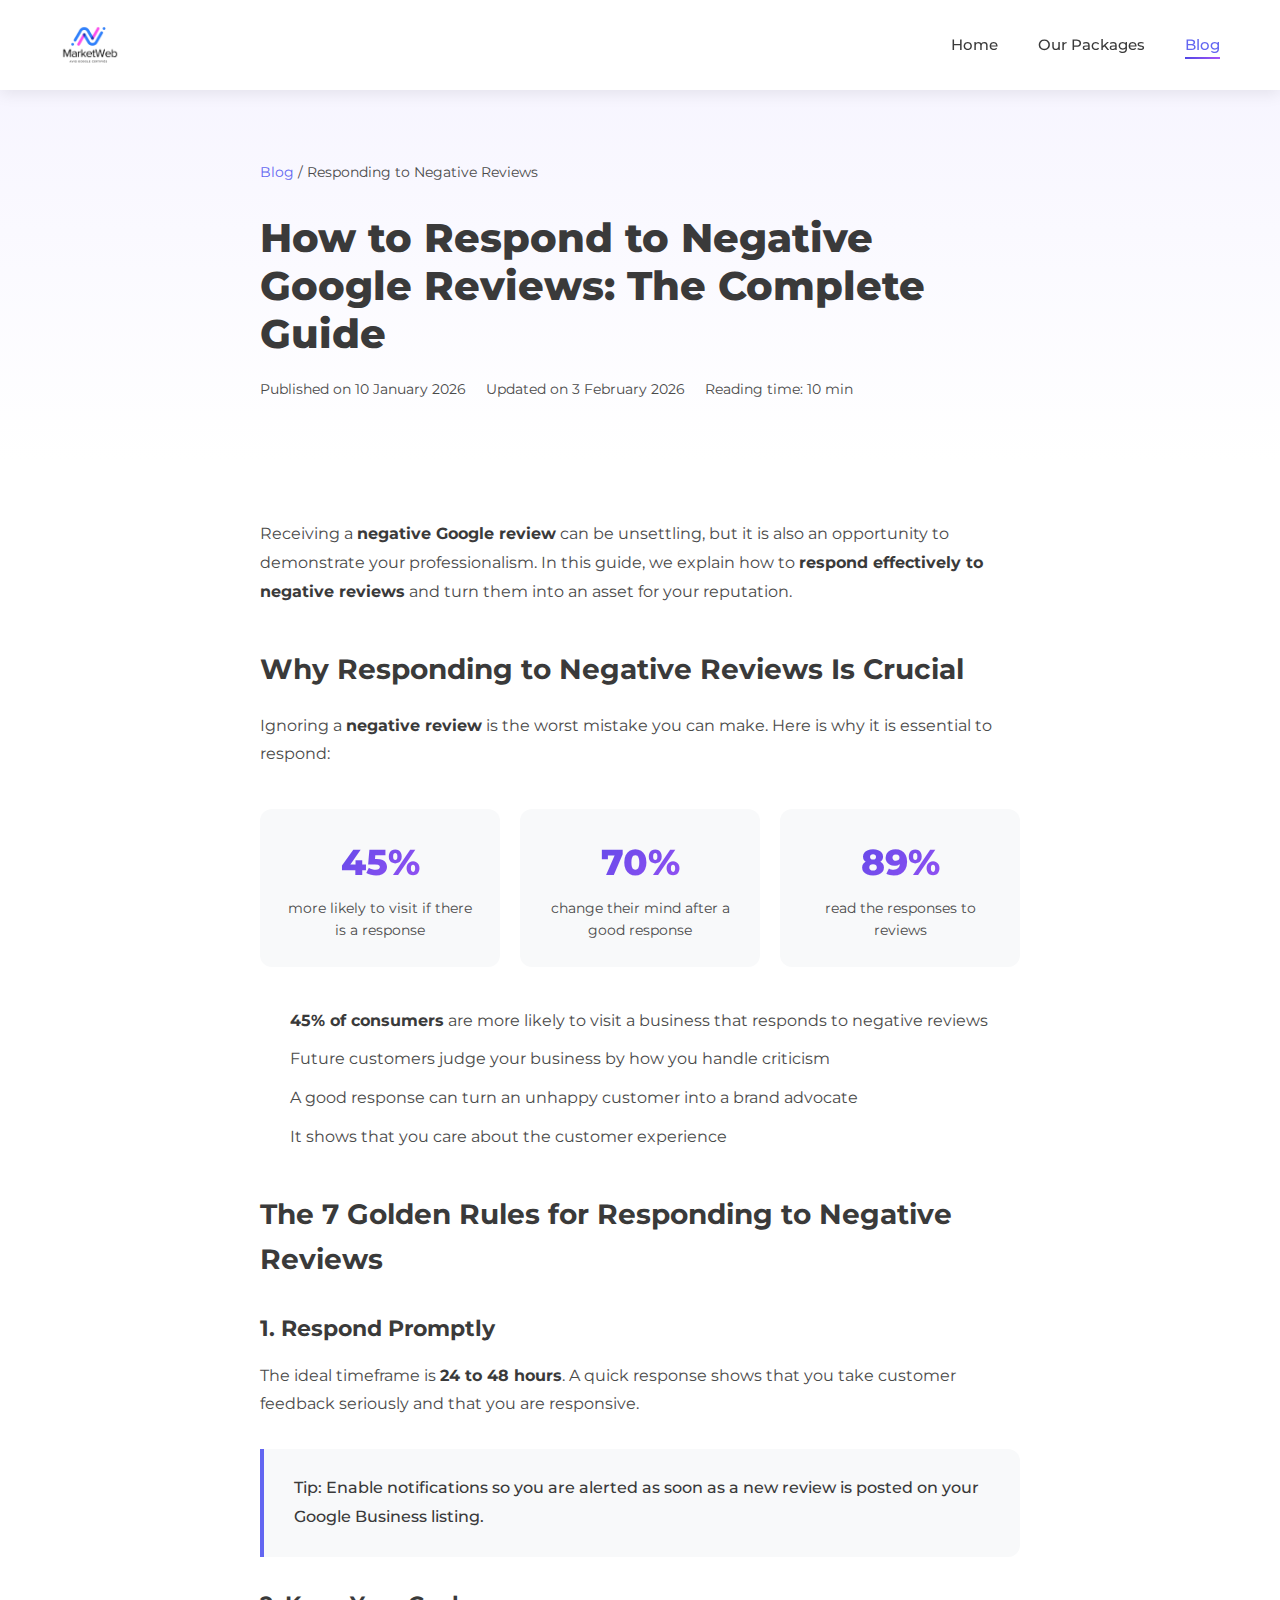
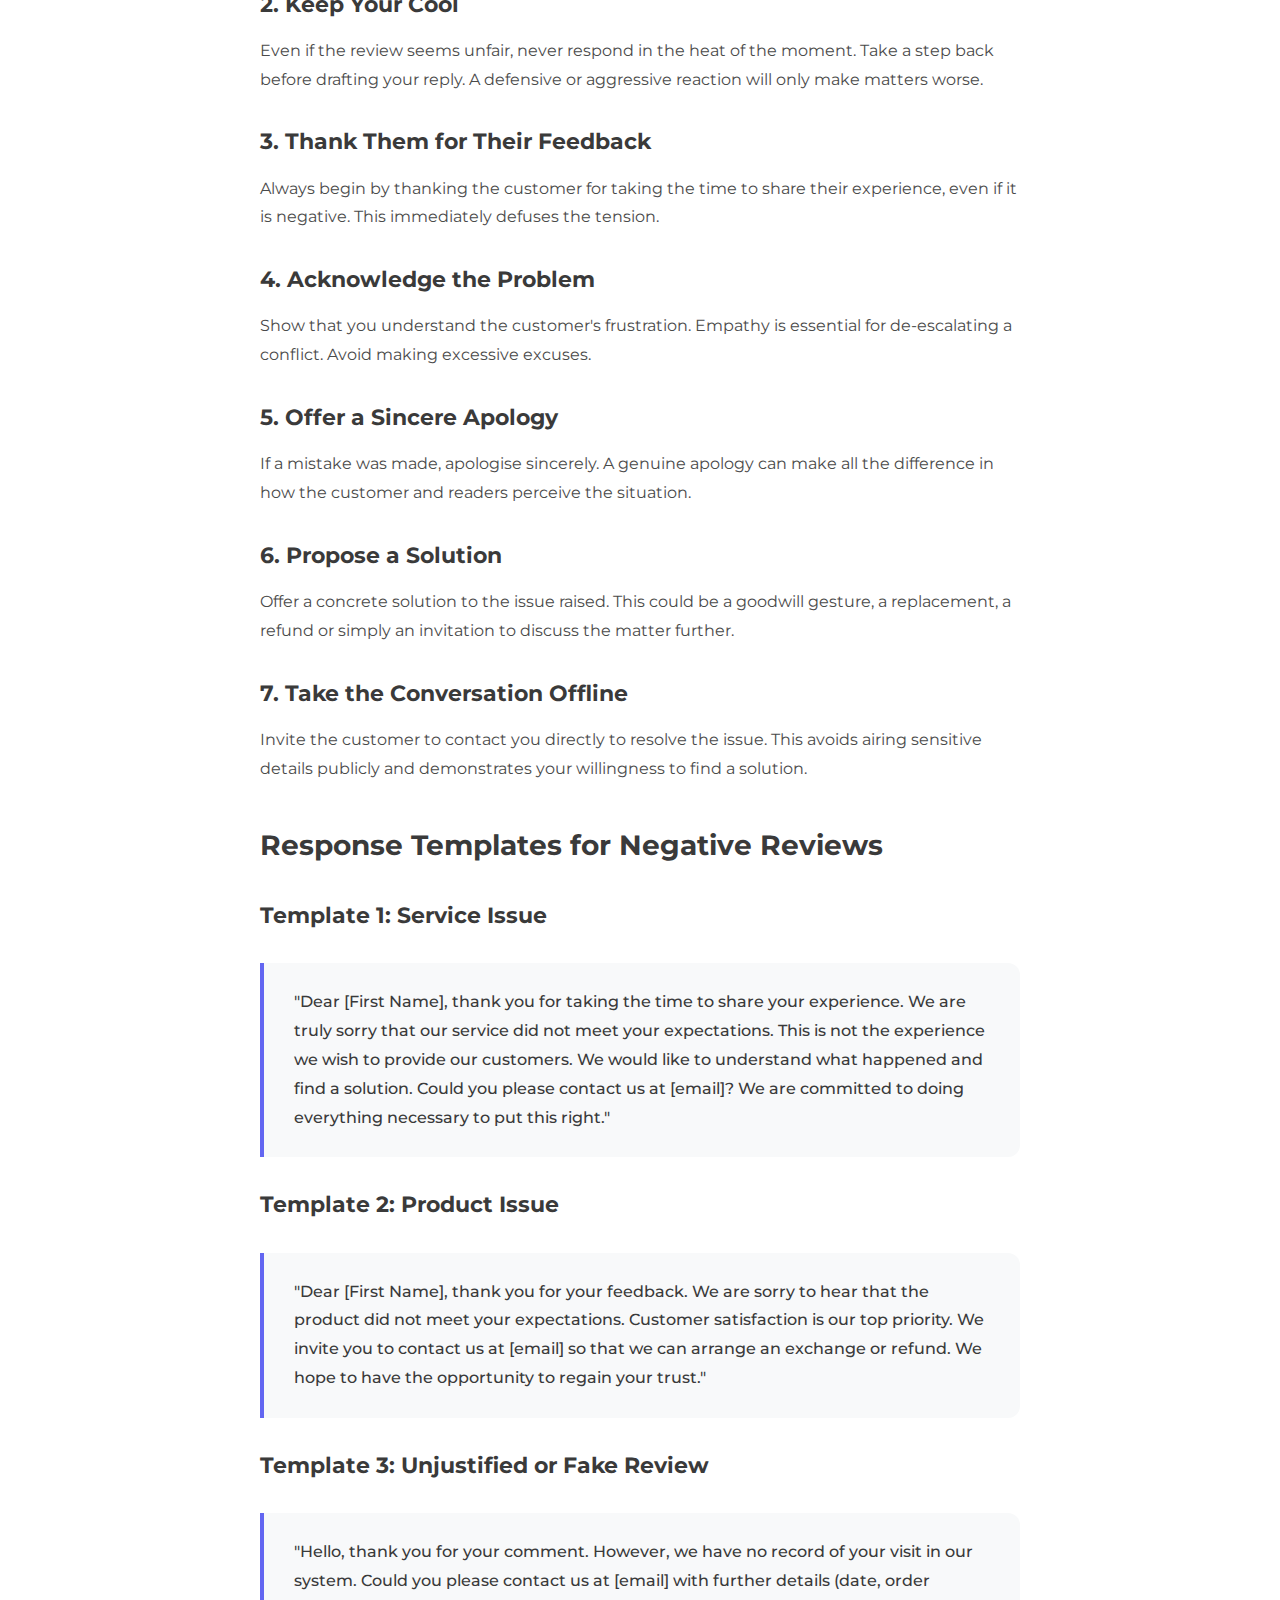
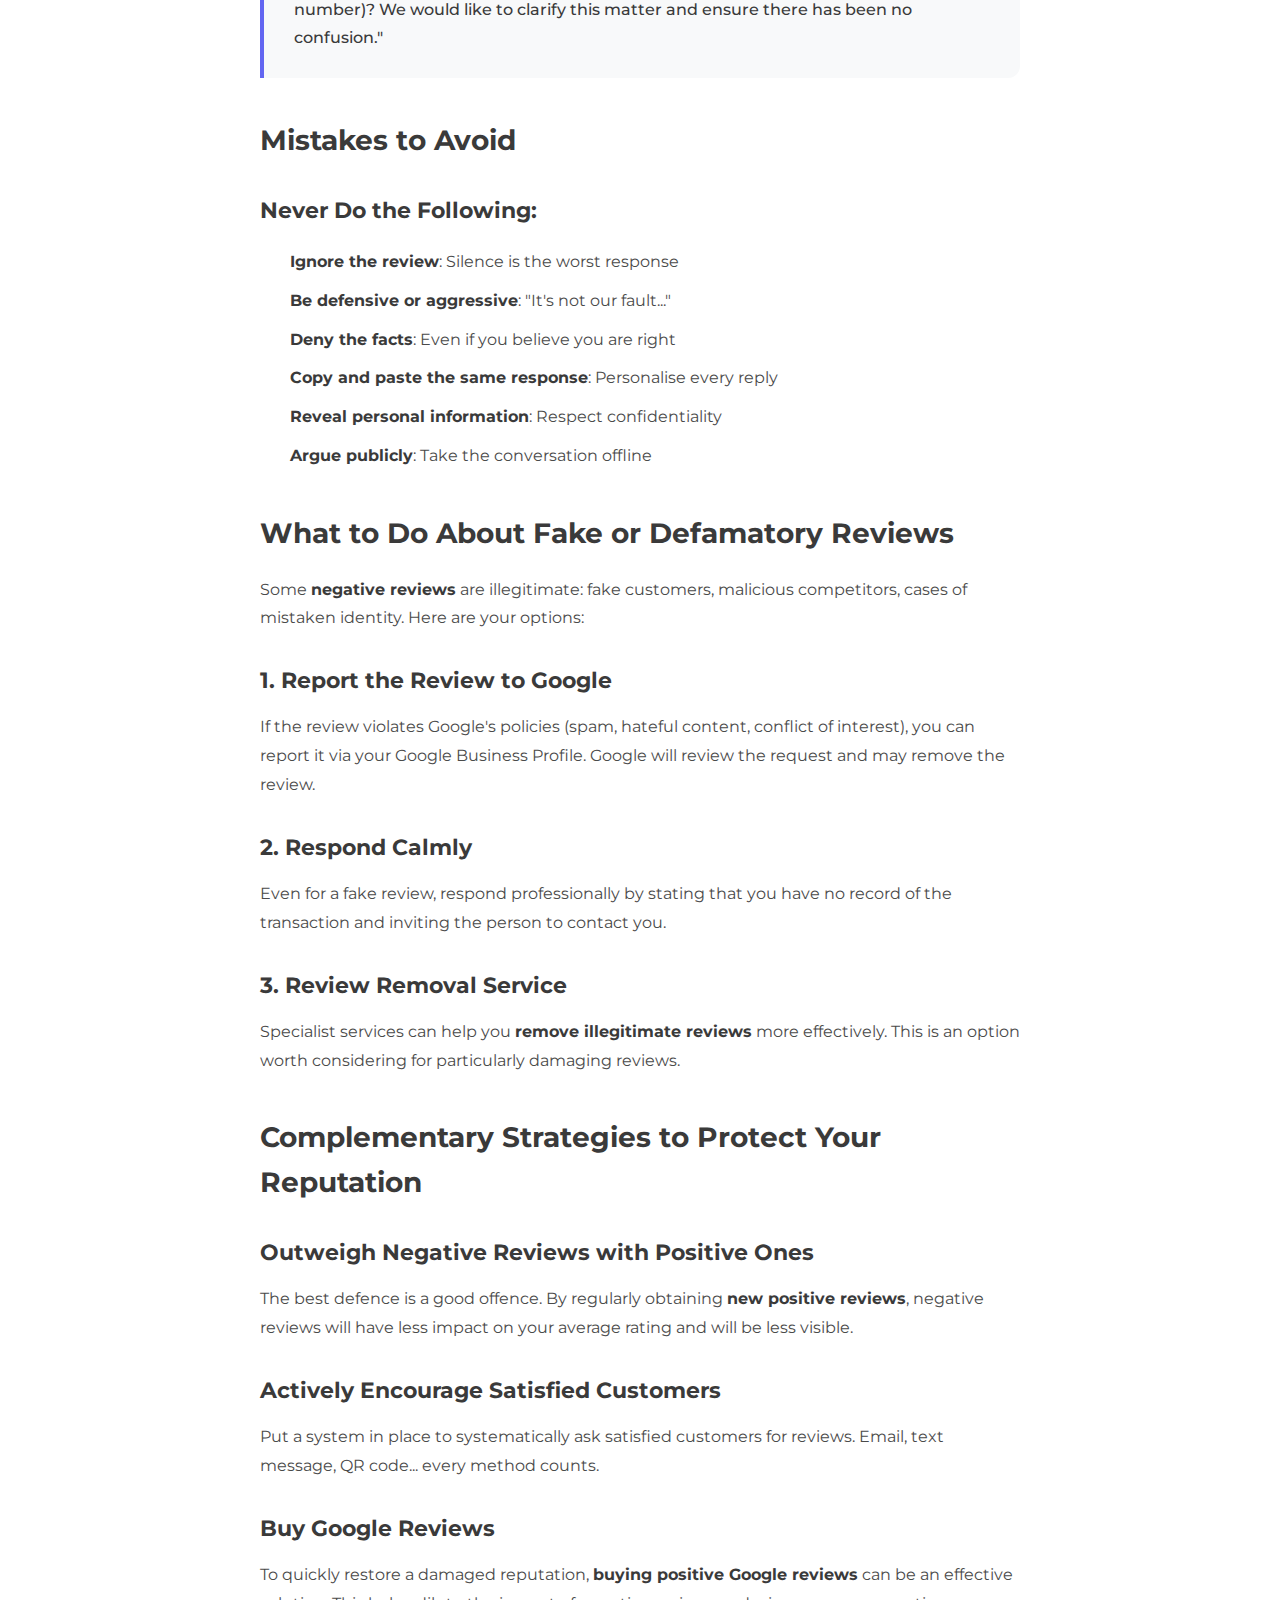
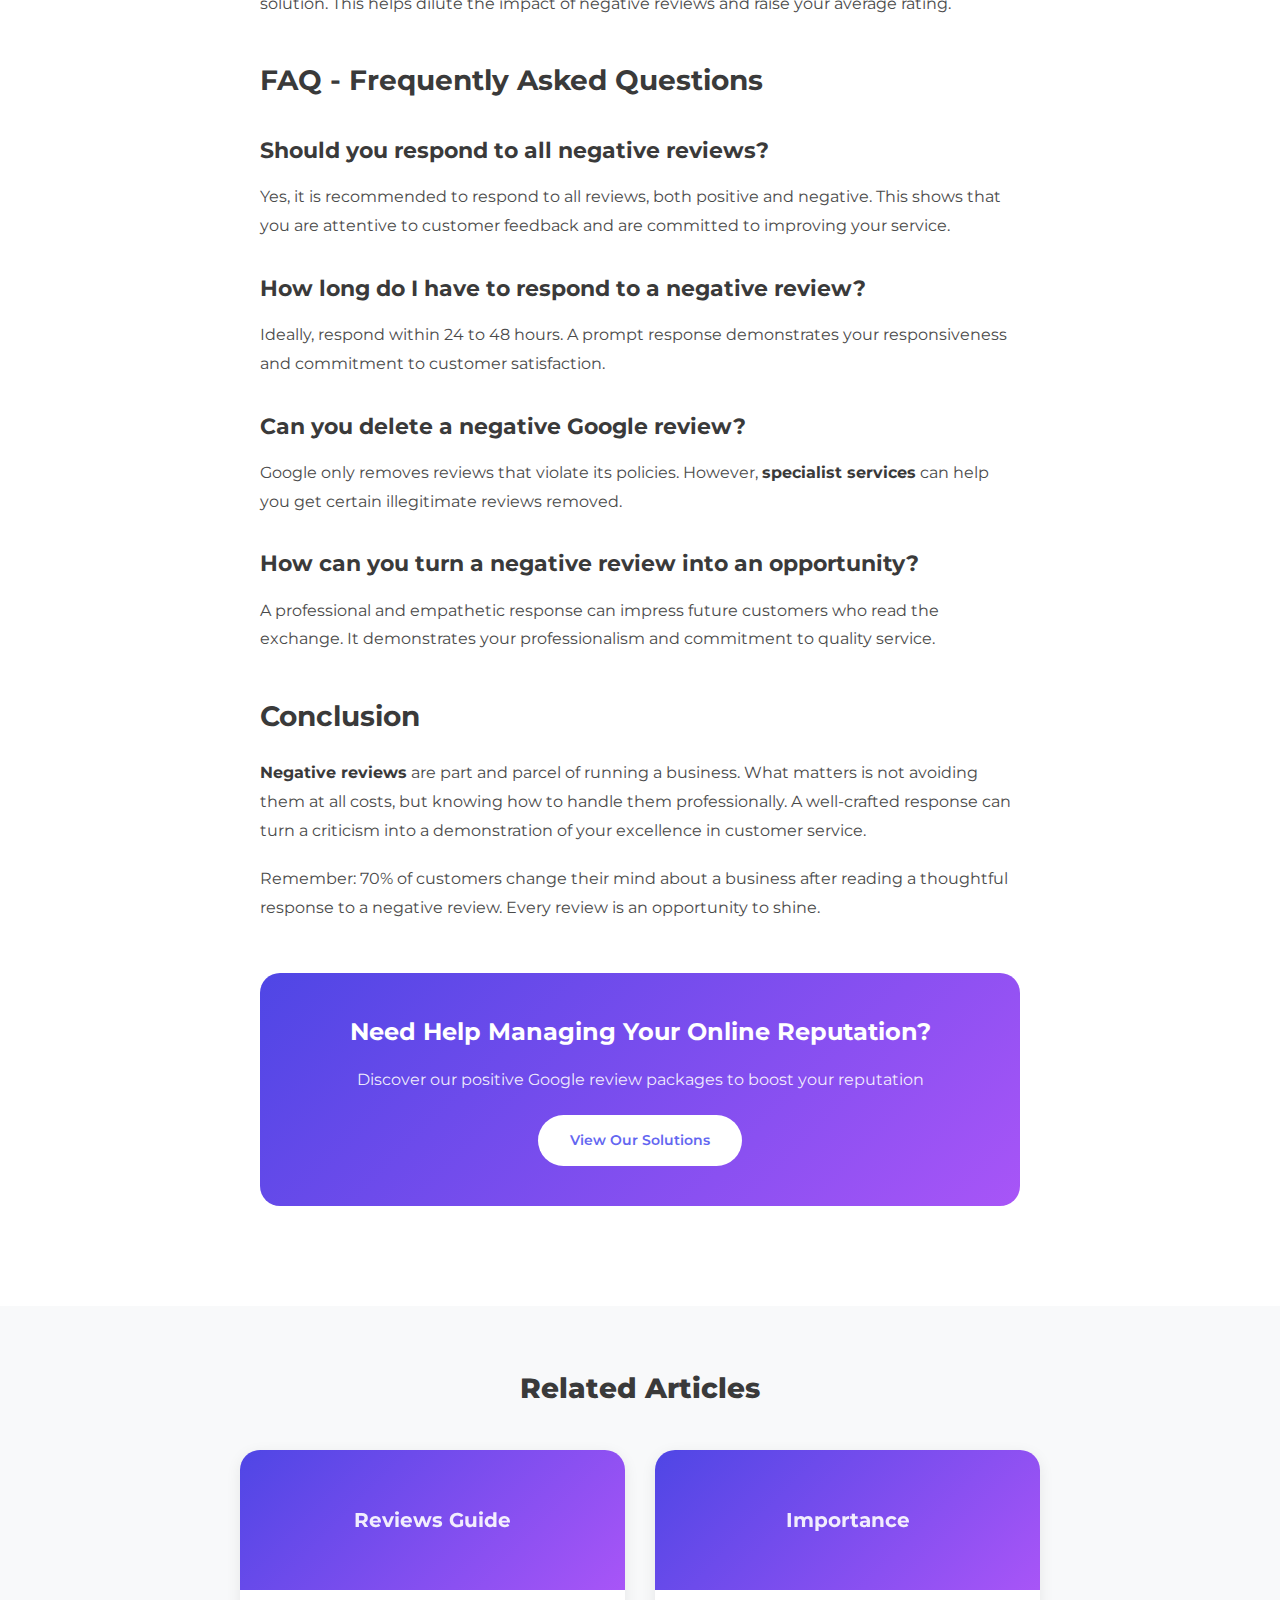
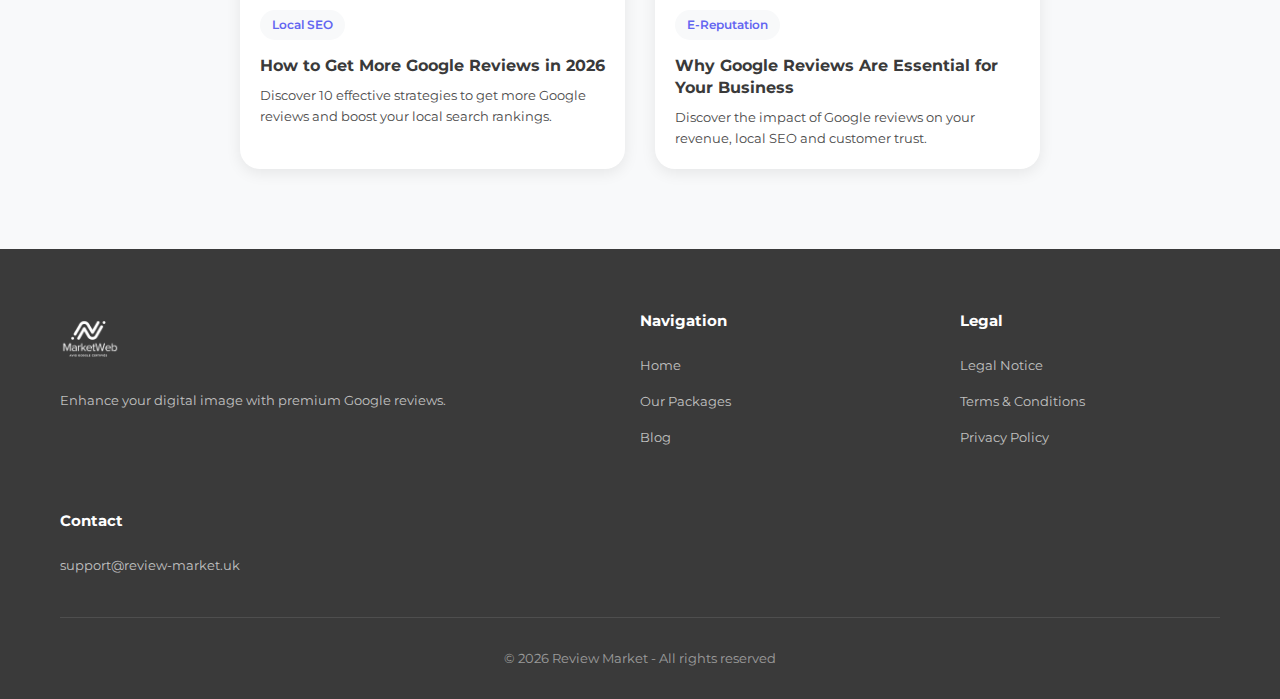
<file: blog/respond-negative-google-reviews.html>
<!DOCTYPE html>
<html lang="en">
<head>
    <meta charset="UTF-8">
    <meta name="viewport" content="width=device-width, initial-scale=1.0">
    <meta name="robots" content="index, follow">
    <title>How to Respond to Negative Google Reviews - Guide & Examples | Review Market</title>
    <meta name="description" content="Learn how to respond professionally to negative Google reviews. Response templates, tips and strategies to protect your online reputation.">
    <link rel="canonical" href="https://review-market.uk/blog/respond-negative-google-reviews.html"/>
    <link rel="alternate" hreflang="en-GB" href="https://review-market.uk/blog/respond-negative-google-reviews.html"/>
    <link rel="alternate" hreflang="x-default" href="https://review-market.uk/blog/respond-negative-google-reviews.html"/>
    <meta name="geo.region" content="GB">
    <meta name="geo.placename" content="London, United Kingdom">
    <meta name="geo.position" content="51.5074;-0.1278">
    <meta name="ICBM" content="51.5074, -0.1278">
    <meta property="og:type" content="article">
    <meta property="og:url" content="https://review-market.uk/blog/respond-negative-google-reviews.html">
    <meta property="og:title" content="How to Respond to Negative Google Reviews - Complete Guide">
    <meta property="og:description" content="Strategies and templates for responding to negative reviews and protecting your reputation.">
    <meta property="og:image" content="https://review-market.uk/logo.png">
    <meta property="og:locale" content="en_GB">
    <meta property="og:site_name" content="Review Market">
    <meta property="article:published_time" content="2026-01-10">
    <meta property="article:author" content="Review Market">
    <link rel="preconnect" href="https://fonts.googleapis.com">
    <link rel="preconnect" href="https://fonts.gstatic.com" crossorigin>
    <link href="https://fonts.googleapis.com/css2?family=Montserrat:wght@400;500;600;700;800&display=swap" rel="stylesheet">
    <link rel="stylesheet" href="../styles.css">
    <link rel="stylesheet" href="blog.css">
    <link rel="icon" type="image/x-icon" href="/favicon.ico">
    <script type="application/ld+json">
    {
        "@context": "https://schema.org",
        "@type": "BreadcrumbList",
        "itemListElement": [
            {
                "@type": "ListItem",
                "position": 1,
                "name": "Home",
                "item": "https://review-market.uk"
            },
            {
                "@type": "ListItem",
                "position": 2,
                "name": "Blog",
                "item": "https://review-market.uk/blog/"
            },
            {
                "@type": "ListItem",
                "position": 3,
                "name": "How to Respond to Negative Google Reviews"
            }
        ]
    }
    </script>
    <script type="application/ld+json">
    {
        "@context": "https://schema.org",
        "@type": "Article",
        "headline": "How to Respond to Negative Google Reviews - Guide & Examples",
        "description": "Learn how to respond professionally to negative Google reviews with templates and tips.",
        "image": "https://review-market.uk/logo.png",
        "author": {
            "@type": "Organization",
            "name": "Review Market"
        },
        "publisher": {
            "@type": "Organization",
            "name": "Review Market",
            "logo": {
                "@type": "ImageObject",
                "url": "https://review-market.uk/logo.png"
            }
        },
        "datePublished": "2026-01-10",
        "dateModified": "2026-02-03"
    }
    </script>
    <script type="application/ld+json">
    {
        "@context": "https://schema.org",
        "@type": "FAQPage",
        "mainEntity": [
            {
                "@type": "Question",
                "name": "Should you respond to all negative reviews?",
                "acceptedAnswer": {
                    "@type": "Answer",
                    "text": "Yes, it is recommended to respond to all reviews, both positive and negative. This shows that you are attentive to customer feedback and are committed to improving your service."
                }
            },
            {
                "@type": "Question",
                "name": "How long do I have to respond to a negative review?",
                "acceptedAnswer": {
                    "@type": "Answer",
                    "text": "Ideally, respond within 24 to 48 hours. A prompt response demonstrates your responsiveness and commitment to customer satisfaction."
                }
            },
            {
                "@type": "Question",
                "name": "Can you delete a negative Google review?",
                "acceptedAnswer": {
                    "@type": "Answer",
                    "text": "Google only removes reviews that violate its policies (spam, inappropriate content, etc.). However, specialist services can help you get certain illegitimate reviews removed."
                }
            },
            {
                "@type": "Question",
                "name": "How can you turn a negative review into an opportunity?",
                "acceptedAnswer": {
                    "@type": "Answer",
                    "text": "A professional and empathetic response can impress future customers who read the exchange. It demonstrates your professionalism and commitment to quality service."
                }
            }
        ]
    }
    </script>
</head>
<body>
    <header class="header">
        <div class="container">
            <a href="https://review-market.uk" class="logo">
                <img src="../logo.png" alt="Google Reviews" title="Google Reviews" class="logo-img">
            </a>
            <nav class="nav">
                <ul class="nav-list">
                    <li><a href="https://review-market.uk" class="nav-link">Home</a></li>
                    <li><a href="https://review-market.uk#offres" class="nav-link">Our Packages</a></li>
                    <li><a href="https://review-market.uk/blog/" class="nav-link active">Blog</a></li>
                </ul>
            </nav>
            <button class="menu-toggle" aria-label="Menu">
                <span></span>
                <span></span>
                <span></span>
            </button>
        </div>
    </header>

    <section class="article-hero">
        <div class="container">
            <nav class="article-breadcrumb">
                <a href="https://review-market.uk/blog/">Blog</a> <span>/ Responding to Negative Reviews</span>
            </nav>
            <h1>How to Respond to Negative Google Reviews: The Complete Guide</h1>
            <div class="article-meta">
                <span>Published on 10 January 2026</span>
                <span>Updated on 3 February 2026</span>
                <span>Reading time: 10 min</span>
            </div>
        </div>
    </section>

    <article class="article-content">
        <div class="container">
            <p>Receiving a <strong>negative Google review</strong> can be unsettling, but it is also an opportunity to demonstrate your professionalism. In this guide, we explain how to <strong>respond effectively to negative reviews</strong> and turn them into an asset for your reputation.</p>

            <h2>Why Responding to Negative Reviews Is Crucial</h2>

            <p>Ignoring a <strong>negative review</strong> is the worst mistake you can make. Here is why it is essential to respond:</p>

            <div class="article-stats">
                <div class="article-stat">
                    <div class="number">45%</div>
                    <div class="label">more likely to visit if there is a response</div>
                </div>
                <div class="article-stat">
                    <div class="number">70%</div>
                    <div class="label">change their mind after a good response</div>
                </div>
                <div class="article-stat">
                    <div class="number">89%</div>
                    <div class="label">read the responses to reviews</div>
                </div>
            </div>

            <ul>
                <li><strong>45% of consumers</strong> are more likely to visit a business that responds to negative reviews</li>
                <li>Future customers judge your business by how you handle criticism</li>
                <li>A good response can turn an unhappy customer into a brand advocate</li>
                <li>It shows that you care about the customer experience</li>
            </ul>

            <h2>The 7 Golden Rules for Responding to Negative Reviews</h2>

            <h3>1. Respond Promptly</h3>

            <p>The ideal timeframe is <strong>24 to 48 hours</strong>. A quick response shows that you take customer feedback seriously and that you are responsive.</p>

            <div class="article-highlight">
                <p>Tip: Enable notifications so you are alerted as soon as a new review is posted on your Google Business listing.</p>
            </div>

            <h3>2. Keep Your Cool</h3>

            <p>Even if the review seems unfair, never respond in the heat of the moment. Take a step back before drafting your reply. A defensive or aggressive reaction will only make matters worse.</p>

            <h3>3. Thank Them for Their Feedback</h3>

            <p>Always begin by thanking the customer for taking the time to share their experience, even if it is negative. This immediately defuses the tension.</p>

            <h3>4. Acknowledge the Problem</h3>

            <p>Show that you understand the customer's frustration. Empathy is essential for de-escalating a conflict. Avoid making excessive excuses.</p>

            <h3>5. Offer a Sincere Apology</h3>

            <p>If a mistake was made, apologise sincerely. A genuine apology can make all the difference in how the customer and readers perceive the situation.</p>

            <h3>6. Propose a Solution</h3>

            <p>Offer a concrete solution to the issue raised. This could be a goodwill gesture, a replacement, a refund or simply an invitation to discuss the matter further.</p>

            <h3>7. Take the Conversation Offline</h3>

            <p>Invite the customer to contact you directly to resolve the issue. This avoids airing sensitive details publicly and demonstrates your willingness to find a solution.</p>

            <h2>Response Templates for Negative Reviews</h2>

            <h3>Template 1: Service Issue</h3>

            <div class="article-highlight">
                <p>"Dear [First Name], thank you for taking the time to share your experience. We are truly sorry that our service did not meet your expectations. This is not the experience we wish to provide our customers. We would like to understand what happened and find a solution. Could you please contact us at [email]? We are committed to doing everything necessary to put this right."</p>
            </div>

            <h3>Template 2: Product Issue</h3>

            <div class="article-highlight">
                <p>"Dear [First Name], thank you for your feedback. We are sorry to hear that the product did not meet your expectations. Customer satisfaction is our top priority. We invite you to contact us at [email] so that we can arrange an exchange or refund. We hope to have the opportunity to regain your trust."</p>
            </div>

            <h3>Template 3: Unjustified or Fake Review</h3>

            <div class="article-highlight">
                <p>"Hello, thank you for your comment. However, we have no record of your visit in our system. Could you please contact us at [email] with further details (date, order number)? We would like to clarify this matter and ensure there has been no confusion."</p>
            </div>

            <h2>Mistakes to Avoid</h2>

            <h3>Never Do the Following:</h3>

            <ul>
                <li><strong>Ignore the review</strong>: Silence is the worst response</li>
                <li><strong>Be defensive or aggressive</strong>: "It's not our fault..."</li>
                <li><strong>Deny the facts</strong>: Even if you believe you are right</li>
                <li><strong>Copy and paste the same response</strong>: Personalise every reply</li>
                <li><strong>Reveal personal information</strong>: Respect confidentiality</li>
                <li><strong>Argue publicly</strong>: Take the conversation offline</li>
            </ul>

            <h2>What to Do About Fake or Defamatory Reviews</h2>

            <p>Some <strong>negative reviews</strong> are illegitimate: fake customers, malicious competitors, cases of mistaken identity. Here are your options:</p>

            <h3>1. Report the Review to Google</h3>

            <p>If the review violates Google's policies (spam, hateful content, conflict of interest), you can report it via your Google Business Profile. Google will review the request and may remove the review.</p>

            <h3>2. Respond Calmly</h3>

            <p>Even for a fake review, respond professionally by stating that you have no record of the transaction and inviting the person to contact you.</p>

            <h3>3. Review Removal Service</h3>

            <p>Specialist services can help you <strong>remove illegitimate reviews</strong> more effectively. This is an option worth considering for particularly damaging reviews.</p>

            <h2>Complementary Strategies to Protect Your Reputation</h2>

            <h3>Outweigh Negative Reviews with Positive Ones</h3>

            <p>The best defence is a good offence. By regularly obtaining <strong>new positive reviews</strong>, negative reviews will have less impact on your average rating and will be less visible.</p>

            <h3>Actively Encourage Satisfied Customers</h3>

            <p>Put a system in place to systematically ask satisfied customers for reviews. Email, text message, QR code... every method counts.</p>

            <h3>Buy Google Reviews</h3>

            <p>To quickly restore a damaged reputation, <strong>buying positive Google reviews</strong> can be an effective solution. This helps dilute the impact of negative reviews and raise your average rating.</p>

            <h2>FAQ - Frequently Asked Questions</h2>

            <h3>Should you respond to all negative reviews?</h3>
            <p>Yes, it is recommended to respond to all reviews, both positive and negative. This shows that you are attentive to customer feedback and are committed to improving your service.</p>

            <h3>How long do I have to respond to a negative review?</h3>
            <p>Ideally, respond within 24 to 48 hours. A prompt response demonstrates your responsiveness and commitment to customer satisfaction.</p>

            <h3>Can you delete a negative Google review?</h3>
            <p>Google only removes reviews that violate its policies. However, <strong>specialist services</strong> can help you get certain illegitimate reviews removed.</p>

            <h3>How can you turn a negative review into an opportunity?</h3>
            <p>A professional and empathetic response can impress future customers who read the exchange. It demonstrates your professionalism and commitment to quality service.</p>

            <h2>Conclusion</h2>

            <p><strong>Negative reviews</strong> are part and parcel of running a business. What matters is not avoiding them at all costs, but knowing how to handle them professionally. A well-crafted response can turn a criticism into a demonstration of your excellence in customer service.</p>

            <p>Remember: 70% of customers change their mind about a business after reading a thoughtful response to a negative review. Every review is an opportunity to shine.</p>

            <div class="article-cta">
                <h3>Need Help Managing Your Online Reputation?</h3>
                <p>Discover our positive Google review packages to boost your reputation</p>
                <a href="https://review-market.uk#offres" class="btn">View Our Solutions</a>
            </div>
        </div>
    </article>

    <section class="related-articles">
        <div class="container">
            <h2 class="section-title">Related Articles</h2>
            <div class="related-grid">
                <a href="how-to-get-more-google-reviews.html" class="related-card">
                    <div class="related-image">
                        <span class="related-placeholder">Reviews Guide</span>
                    </div>
                    <div class="related-content">
                        <span class="blog-category">Local SEO</span>
                        <h3>How to Get More Google Reviews in 2026</h3>
                        <p>Discover 10 effective strategies to get more Google reviews and boost your local search rankings.</p>
                    </div>
                </a>
                <a href="importance-google-reviews-business.html" class="related-card">
                    <div class="related-image">
                        <span class="related-placeholder">Importance</span>
                    </div>
                    <div class="related-content">
                        <span class="blog-category">E-Reputation</span>
                        <h3>Why Google Reviews Are Essential for Your Business</h3>
                        <p>Discover the impact of Google reviews on your revenue, local SEO and customer trust.</p>
                    </div>
                </a>
            </div>
        </div>
    </section>

    <footer class="footer">
        <div class="container">
            <div class="footer-content">
                <div class="footer-brand">
                    <a href="https://review-market.uk" class="logo">
                        <img src="../logo.png" alt="buy Google business reviews" title="buy Google business reviews" class="logo-img">
                    </a>
                    <p>Enhance your digital image with premium Google reviews.</p>
                </div>
                <div class="footer-links">
                    <h4>Navigation</h4>
                    <ul>
                        <li><a href="https://review-market.uk">Home</a></li>
                        <li><a href="https://review-market.uk#offres">Our Packages</a></li>
                        <li><a href="https://review-market.uk/blog/">Blog</a></li>
                    </ul>
                </div>
                <div class="footer-links">
                    <h4>Legal</h4>
                    <ul>
                        <li><a href="#">Legal Notice</a></li>
                        <li><a href="#">Terms & Conditions</a></li>
                        <li><a href="#">Privacy Policy</a></li>
                    </ul>
                </div>
                <div class="footer-links">
                    <h4>Contact</h4>
                    <ul>
                        <li><a href="mailto:support@review-market.uk">support@review-market.uk</a></li>
                    </ul>
                </div>
            </div>
            <div class="footer-bottom">
                <p>&copy; 2026 Review Market - All rights reserved</p>
            </div>
        </div>
    </footer>

    <script>
        document.addEventListener('DOMContentLoaded', function() {
            const menuToggle = document.querySelector('.menu-toggle');
            const nav = document.querySelector('.nav');

            if (menuToggle && nav) {
                menuToggle.addEventListener('click', function() {
                    nav.classList.toggle('active');
                    menuToggle.classList.toggle('active');
                });
            }

            const dropdowns = document.querySelectorAll('.nav-item.dropdown');
            dropdowns.forEach(dropdown => {
                const dropdownLink = dropdown.querySelector('.nav-link');
                dropdownLink.addEventListener('click', function(e) {
                    if (window.innerWidth <= 768) {
                        e.preventDefault();
                        dropdown.classList.toggle('active');
                    }
                });
            });
        });
    </script>
</body>
</html>
</file>
<file: styles.css>
:root {
    --primary: #6366f1;
    --primary-dark: #4f46e5;
    --secondary: #a78bfa;
    --dark: #3a3a3a;
    --light: #f8f9fa;
    --white: #ffffff;
    --gray: #4a4a4a;
    --gray-light: #e9ecef;
    --gradient: linear-gradient(135deg, #4f46e5 0%, #a855f7 100%);
    --shadow: 0 10px 40px rgba(99, 102, 241, 0.15);
    --shadow-sm: 0 4px 15px rgba(0, 0, 0, 0.08);
    --radius: 12px;
    --radius-lg: 20px;
    --transition: all 0.3s ease;
}

*, *::before, *::after {
    margin: 0;
    padding: 0;
    box-sizing: border-box;
}

html {
    scroll-behavior: smooth;
}

body {
    font-family: 'Montserrat', sans-serif;
    font-size: 15px;
    line-height: 1.6;
    color: var(--dark);
    background: var(--white);
    overflow-x: hidden;
}

a {
    text-decoration: none;
    color: inherit;
    transition: var(--transition);
}

ul {
    list-style: none;
}

img {
    max-width: 100%;
    height: auto;
}

.container {
    width: 100%;
    max-width: 1200px;
    margin: 0 auto;
    padding: 0 20px;
}

.btn {
    display: inline-block;
    padding: 14px 32px;
    font-family: 'Montserrat', sans-serif;
    font-size: 14px;
    font-weight: 600;
    border-radius: 50px;
    cursor: pointer;
    transition: var(--transition);
    border: none;
    text-align: center;
}

.btn-primary {
    background: var(--gradient);
    color: var(--white);
    box-shadow: 0 4px 20px rgba(99, 102, 241, 0.35);
}

.btn-primary:hover {
    transform: translateY(-3px);
    box-shadow: 0 8px 30px rgba(99, 102, 241, 0.45);
}

.btn-outline {
    background: transparent;
    color: var(--primary);
    border: 2px solid var(--primary);
}

.btn-outline:hover {
    background: var(--primary);
    color: var(--white);
}

.btn-full {
    width: 100%;
}

.header {
    position: fixed;
    top: 0;
    left: 0;
    right: 0;
    z-index: 1000;
    background: var(--white);
    box-shadow: var(--shadow-sm);
    padding: 15px 0;
}

.header .container {
    display: flex;
    align-items: center;
    justify-content: space-between;
}

.logo {
    display: flex;
    align-items: center;
}

.logo-img {
    height: 60px;
    width: auto;
}

.logo-market {
    color: var(--dark);
}

.logo-web {
    color: var(--primary);
}

.nav-list {
    display: flex;
    gap: 40px;
}

.nav-link {
    font-weight: 500;
    color: var(--dark);
    position: relative;
}

.nav-link::after {
    content: '';
    position: absolute;
    bottom: -5px;
    left: 0;
    width: 0;
    height: 2px;
    background: var(--gradient);
    transition: var(--transition);
}

.nav-link:hover::after,
.nav-link.active::after {
    width: 100%;
}

.nav-link:hover,
.nav-link.active {
    color: var(--primary);
}

/* Dropdown Menu */
.nav-item {
    position: relative;
}

.nav-item.dropdown > .nav-link {
    display: flex;
    align-items: center;
    gap: 5px;
}

.nav-item.dropdown > .nav-link::before {
    content: '';
    position: absolute;
    bottom: -15px;
    left: 0;
    right: 0;
    height: 20px;
}

.dropdown-arrow {
    font-size: 9px;
    transition: var(--transition);
}

.nav-item.dropdown:hover .dropdown-arrow {
    transform: rotate(180deg);
}

.dropdown-menu {
    position: absolute;
    top: 100%;
    left: 50%;
    transform: translateX(-50%);
    min-width: 200px;
    background: var(--white);
    border-radius: var(--radius);
    box-shadow: 0 10px 40px rgba(0, 0, 0, 0.15);
    padding: 10px 0;
    opacity: 0;
    visibility: hidden;
    transition: var(--transition);
    margin-top: 15px;
    z-index: 100;
}

.dropdown-menu::before {
    content: '';
    position: absolute;
    top: -8px;
    left: 50%;
    transform: translateX(-50%);
    border-left: 8px solid transparent;
    border-right: 8px solid transparent;
    border-bottom: 8px solid var(--white);
}

.nav-item.dropdown:hover .dropdown-menu {
    opacity: 1;
    visibility: visible;
    margin-top: 10px;
}

.dropdown-menu a {
    display: block;
    padding: 12px 20px;
    font-weight: 500;
    color: var(--dark);
    transition: var(--transition);
}

.dropdown-menu a:hover {
    background: var(--light);
    color: var(--primary);
}

.menu-toggle {
    display: none;
    flex-direction: column;
    gap: 5px;
    background: none;
    border: none;
    cursor: pointer;
    padding: 5px;
}

.menu-toggle span {
    display: block;
    width: 25px;
    height: 3px;
    background: var(--dark);
    border-radius: 3px;
    transition: var(--transition);
}

.hero {
    padding: 160px 0 100px;
    background: linear-gradient(180deg, #f5f3ff 0%, var(--white) 100%);
    overflow: hidden;
}

.hero .container {
    display: grid;
    grid-template-columns: 1fr 1fr;
    gap: 60px;
    align-items: center;
}

.hero-content h1 {
    font-size: 47px;
    font-weight: 800;
    line-height: 1.2;
    margin-bottom: 20px;
    color: var(--dark);
}

.hero-content .highlight {
    background: var(--gradient);
    -webkit-background-clip: text;
    -webkit-text-fill-color: transparent;
    background-clip: text;
}

.hero-subtitle {
    font-size: 17px;
    color: var(--gray);
    margin-bottom: 30px;
    line-height: 1.7;
}

.hero-image {
    position: relative;
    display: flex;
    justify-content: center;
    align-items: center;
}

.hero-img {
    max-width: 100%;
    height: auto;
    border-radius: var(--radius-lg);
    animation: float 3s ease-in-out infinite;
}

@keyframes float {
    0%, 100% { transform: translateY(0); }
    50% { transform: translateY(-10px); }
}

.stats {
    padding: 80px 0;
    background: var(--white);
}

.stats .container {
    display: grid;
    grid-template-columns: repeat(4, 1fr);
    gap: 30px;
}

.stat-card {
    background: var(--light);
    padding: 30px 20px;
    border-radius: var(--radius-lg);
    text-align: center;
    transition: var(--transition);
}

.stat-card:hover {
    transform: translateY(-5px);
    box-shadow: var(--shadow);
}

.stat-number {
    font-size: 47px;
    font-weight: 800;
    background: var(--gradient);
    -webkit-background-clip: text;
    -webkit-text-fill-color: transparent;
    background-clip: text;
    margin-bottom: 10px;
}

.stat-card p {
    font-size: 14px;
    color: var(--gray);
    line-height: 1.6;
}

.credibility {
    padding: 100px 0;
    background: linear-gradient(180deg, var(--white) 0%, #f5f3ff 100%);
}

.credibility .container {
    display: grid;
    grid-template-columns: 1fr 1fr;
    gap: 60px;
    align-items: center;
}

.credibility-image {
    position: relative;
}

.credibility-img {
    width: 100%;
    height: auto;
    border-radius: var(--radius-lg);
    box-shadow: var(--shadow);
}

.credibility-content h2 {
    font-size: 31px;
    font-weight: 800;
    color: var(--dark);
    margin-bottom: 20px;
    line-height: 1.3;
}

.credibility-content p {
    font-size: 16px;
    color: var(--gray);
    line-height: 1.8;
    margin-bottom: 15px;
}

.credibility-content p strong {
    color: var(--primary);
}

.credibility-content .btn {
    margin-top: 15px;
}

.credibility-reverse {
    background: var(--white);
}

.credibility-reverse .container {
    direction: rtl;
}

.credibility-reverse .container > * {
    direction: ltr;
}

.how-it-works {
    padding: 100px 0;
    background: linear-gradient(180deg, var(--white) 0%, #f5f3ff 100%);
}

.section-title {
    text-align: center;
    font-size: 35px;
    font-weight: 800;
    color: var(--dark);
    margin-bottom: 20px;
}

.section-subtitle {
    text-align: center;
    font-size: 17px;
    color: var(--gray);
    margin-bottom: 60px;
}

.steps {
    display: grid;
    grid-template-columns: repeat(3, 1fr);
    gap: 40px;
    margin-top: 60px;
}

.step {
    text-align: center;
    padding: 40px 30px;
    background: var(--white);
    border-radius: var(--radius-lg);
    box-shadow: var(--shadow-sm);
    transition: var(--transition);
}

.step:hover {
    transform: translateY(-10px);
    box-shadow: var(--shadow);
}

.step-icon {
    width: 80px;
    height: 80px;
    margin: 0 auto 25px;
    background: var(--gradient);
    border-radius: 50%;
    display: flex;
    align-items: center;
    justify-content: center;
}

.step-icon span {
    color: var(--white);
    font-size: 31px;
    font-weight: 700;
}

.step h3 {
    font-size: 19px;
    font-weight: 700;
    color: var(--dark);
    margin-bottom: 15px;
}

.step p {
    font-size: 14px;
    color: var(--gray);
    line-height: 1.6;
}

.pricing {
    padding: 100px 0;
    background: var(--white);
}

.pricing .section-subtitle {
    margin-bottom: 60px;
}

.pricing-cards {
    display: grid;
    grid-template-columns: repeat(3, 1fr);
    gap: 30px;
    align-items: stretch;
}

.pricing-card {
    background: var(--white);
    border-radius: var(--radius-lg);
    padding: 40px 30px;
    border: 2px solid var(--primary);
    box-shadow: var(--shadow);
    transition: var(--transition);
    position: relative;
    display: flex;
    flex-direction: column;
}

.pricing-card:hover {
    transform: translateY(-10px);
}

.pricing-card.featured {
    transform: scale(1.05);
}

.pricing-card.featured:hover {
    transform: scale(1.05) translateY(-10px);
}

.pricing-badge {
    position: absolute;
    top: -12px;
    left: 50%;
    transform: translateX(-50%);
    background: var(--gradient);
    color: var(--white);
    padding: 6px 20px;
    border-radius: 50px;
    font-size: 12px;
    font-weight: 600;
}

.pricing-header {
    text-align: center;
    margin-bottom: 20px;
}

.pricing-header h3 {
    font-size: 27px;
    font-weight: 700;
    color: var(--dark);
}

.pricing-bonus {
    color: var(--secondary);
    font-weight: 600;
    font-size: 13px;
    margin-top: 5px;
}

.pricing-price {
    text-align: center;
    margin-bottom: 30px;
}

.price {
    font-size: 47px;
    font-weight: 800;
    background: var(--gradient);
    -webkit-background-clip: text;
    -webkit-text-fill-color: transparent;
    background-clip: text;
}

.pricing-features {
    flex: 1;
    margin-bottom: 30px;
}

.pricing-features li {
    padding: 12px 0;
    border-bottom: 1px solid var(--gray-light);
    display: flex;
    align-items: center;
    gap: 10px;
    font-size: 14px;
    color: var(--dark);
}

.pricing-features li:last-child {
    border-bottom: none;
}

.pricing-features .check {
    color: var(--secondary);
    font-weight: 700;
}

.pricing-card .btn {
    width: 100%;
}

.faq {
    padding: 100px 0;
    background: linear-gradient(180deg, #f5f3ff 0%, var(--white) 100%);
}

.faq-list {
    max-width: 800px;
    margin: 60px auto 0;
}

.faq-item {
    background: var(--white);
    border-radius: var(--radius);
    margin-bottom: 15px;
    box-shadow: var(--shadow-sm);
    overflow: hidden;
}

.faq-question {
    width: 100%;
    padding: 25px 30px;
    background: none;
    border: none;
    cursor: pointer;
    display: flex;
    justify-content: space-between;
    align-items: center;
    font-family: 'Montserrat', sans-serif;
    font-size: 16px;
    font-weight: 600;
    color: var(--dark);
    text-align: left;
    transition: var(--transition);
}

.faq-question:hover {
    color: var(--primary);
}

.faq-icon {
    font-size: 23px;
    font-weight: 300;
    color: var(--primary);
    transition: var(--transition);
}

.faq-item.active .faq-icon {
    transform: rotate(45deg);
}

.faq-answer {
    max-height: 0;
    overflow: hidden;
    transition: max-height 0.3s ease;
}

.faq-item.active .faq-answer {
    max-height: 200px;
}

.faq-answer p {
    padding: 0 30px 25px;
    font-size: 14px;
    color: var(--gray);
    line-height: 1.7;
}

.testimonials {
    padding: 100px 0;
    background: var(--white);
}

.testimonials-grid {
    display: grid;
    grid-template-columns: repeat(5, 1fr);
    gap: 20px;
    margin-top: 60px;
}

.testimonial-card {
    background: var(--light);
    padding: 15px;
    border-radius: var(--radius-lg);
    transition: var(--transition);
    overflow: hidden;
}

.testimonial-card:hover {
    transform: translateY(-5px);
    box-shadow: var(--shadow);
}

.testimonial-img {
    width: 100%;
    height: auto;
    border-radius: var(--radius);
    display: block;
}

.blog {
    padding: 100px 0;
    background: linear-gradient(180deg, var(--white) 0%, #f5f3ff 100%);
}

.blog-grid {
    display: grid;
    grid-template-columns: repeat(3, 1fr);
    gap: 30px;
    margin-top: 60px;
}

.blog-card {
    background: var(--white);
    border-radius: var(--radius-lg);
    overflow: hidden;
    box-shadow: var(--shadow-sm);
    transition: var(--transition);
}

.blog-card:hover {
    transform: translateY(-10px);
    box-shadow: var(--shadow);
}

.blog-image {
    height: 180px;
    background: var(--gradient);
    display: flex;
    align-items: center;
    justify-content: center;
}

.blog-placeholder {
    color: var(--white);
    font-size: 23px;
    font-weight: 700;
    opacity: 0.8;
}

.blog-content {
    padding: 25px;
}

.blog-content h3 {
    font-size: 17px;
    font-weight: 700;
    color: var(--dark);
    margin-bottom: 10px;
    line-height: 1.4;
}

.blog-content p {
    color: var(--gray);
    font-size: 13px;
    margin-bottom: 15px;
    line-height: 1.6;
}

.blog-link {
    color: var(--primary);
    font-weight: 600;
    font-size: 13px;
}

.blog-link:hover {
    color: var(--primary-dark);
}

.contact {
    padding: 100px 0;
    background: var(--white);
}

.contact-wrapper {
    display: grid;
    grid-template-columns: 1fr 1fr;
    gap: 60px;
    margin-top: 60px;
}

.contact-info {
    display: flex;
    flex-direction: column;
    gap: 30px;
}

.contact-item {
    display: flex;
    gap: 20px;
    align-items: flex-start;
}

.contact-icon {
    width: 50px;
    height: 50px;
    background: var(--light);
    border-radius: 50%;
    display: flex;
    align-items: center;
    justify-content: center;
    font-size: 19px;
    flex-shrink: 0;
}

.contact-item h4 {
    font-size: 15px;
    font-weight: 700;
    color: var(--dark);
    margin-bottom: 5px;
}

.contact-item p {
    color: var(--gray);
    font-size: 13px;
}

.contact-form {
    background: var(--light);
    padding: 40px;
    border-radius: var(--radius-lg);
}

.form-group {
    margin-bottom: 20px;
}

.form-group input,
.form-group textarea {
    width: 100%;
    padding: 15px 20px;
    border: 2px solid transparent;
    border-radius: var(--radius);
    font-family: 'Montserrat', sans-serif;
    font-size: 14px;
    background: var(--white);
    transition: var(--transition);
}

.form-group input:focus,
.form-group textarea:focus {
    outline: none;
    border-color: var(--primary);
}

.form-group textarea {
    resize: vertical;
    min-height: 120px;
}

.footer {
    background: var(--dark);
    color: var(--white);
    padding: 60px 0 30px;
}

.footer-content {
    display: grid;
    grid-template-columns: 2fr 1fr 1fr;
    gap: 60px;
    margin-bottom: 40px;
}

.footer-brand .logo-img {
    filter: brightness(0) invert(1);
}

.footer-brand p {
    margin-top: 20px;
    color: rgba(255, 255, 255, 0.7);
    font-size: 13px;
    line-height: 1.7;
}

.footer-links h4 {
    font-size: 15px;
    font-weight: 700;
    margin-bottom: 20px;
}

.footer-links ul {
    display: flex;
    flex-direction: column;
    gap: 12px;
}

.footer-links a {
    color: rgba(255, 255, 255, 0.7);
    font-size: 13px;
    transition: var(--transition);
}

.footer-links a:hover {
    color: var(--white);
    padding-left: 5px;
}

.footer-bottom {
    padding-top: 30px;
    border-top: 1px solid rgba(255, 255, 255, 0.1);
    text-align: center;
}

.footer-bottom p {
    color: rgba(255, 255, 255, 0.5);
    font-size: 13px;
}

@media (max-width: 1024px) {
    .hero-content h1 {
        font-size: 39px;
    }

    .pricing-cards {
        grid-template-columns: repeat(2, 1fr);
    }

    .pricing-card.featured {
        transform: scale(1);
    }

    .pricing-card.featured:hover {
        transform: translateY(-10px);
    }
}

@media (max-width: 768px) {
    .menu-toggle {
        display: flex;
    }

    .nav {
        position: fixed;
        top: 70px;
        left: 0;
        right: 0;
        background: var(--white);
        padding: 20px;
        box-shadow: var(--shadow-sm);
        transform: translateY(-100%);
        opacity: 0;
        visibility: hidden;
        transition: var(--transition);
    }

    .nav.active {
        transform: translateY(0);
        opacity: 1;
        visibility: visible;
    }

    .nav-list {
        flex-direction: column;
        gap: 20px;
        text-align: center;
    }

    /* Dropdown mobile */
    .nav-item.dropdown {
        position: relative;
    }

    .dropdown-menu {
        position: static;
        transform: none;
        min-width: 100%;
        box-shadow: none;
        background: var(--light);
        border-radius: var(--radius);
        margin-top: 10px;
        padding: 10px;
        max-height: 0;
        overflow: hidden;
        opacity: 0;
        visibility: hidden;
        transition: all 0.3s ease;
    }

    .dropdown-menu::before {
        display: none;
    }

    .nav-item.dropdown.active .dropdown-menu {
        max-height: 200px;
        opacity: 1;
        visibility: visible;
    }

    .nav-item.dropdown:hover .dropdown-menu {
        opacity: 0;
        visibility: hidden;
        max-height: 0;
    }

    .nav-item.dropdown.active:hover .dropdown-menu {
        opacity: 1;
        visibility: visible;
        max-height: 200px;
    }

    .dropdown-menu a {
        padding: 10px 15px;
        border-radius: 8px;
    }

    .stats {
        padding: 50px 0;
    }

    .credibility {
        padding: 50px 0;
    }

    .how-it-works {
        padding: 50px 0;
    }

    .pricing {
        padding: 50px 0;
    }

    .testimonials {
        padding: 50px 0;
    }

    .faq {
        padding: 50px 0;
    }

    .hero .container {
        grid-template-columns: 1fr;
        text-align: center;
    }

    .hero-content h1 {
        font-size: 31px;
    }

    .hero-image {
        order: -1;
        margin-top: 20px;
    }

    .credibility .container {
        grid-template-columns: 1fr;
        text-align: center;
        gap: 30px;
    }

    .credibility-reverse .container {
        direction: ltr;
    }

    .credibility-content h2 {
        font-size: 25px;
    }

    .stats .container {
        grid-template-columns: repeat(2, 1fr);
        gap: 15px;
    }

    .stat-card {
        padding: 20px 15px;
    }

    .stat-number {
        font-size: 35px;
    }

    .stat-card p {
        font-size: 12px;
    }

    .steps {
        grid-template-columns: 1fr;
    }

    .pricing-cards {
        grid-template-columns: 1fr;
        max-width: 400px;
        margin: 0 auto;
    }

    .pricing-header h3 {
        font-size: 31px;
    }

    .pricing-bonus {
        font-size: 17px;
    }

    .pricing-features li {
        font-size: 16px;
        padding: 14px 0;
    }

    .testimonials-grid {
        grid-template-columns: repeat(2, 1fr);
        gap: 10px;
        margin-top: 30px;
    }

    .blog-grid {
        grid-template-columns: 1fr;
    }

    .contact-wrapper {
        grid-template-columns: 1fr;
    }

    .footer-content {
        grid-template-columns: 1fr;
        gap: 30px;
        text-align: center;
    }

    .footer {
        padding: 50px 0 30px;
    }

    .section-title {
        font-size: 27px;
        margin-bottom: 30px;
    }

    .steps {
        gap: 20px;
    }
}

@media (max-width: 480px) {
    .hero {
        padding: 100px 0 40px;
    }

    .hero-content h1 {
        font-size: 25px;
    }

    .btn {
        padding: 12px 24px;
        font-size: 13px;
    }

    .pricing-card {
        padding: 30px 20px;
    }

    .price {
        font-size: 43px;
    }

    .stats,
    .credibility,
    .how-it-works,
    .pricing,
    .testimonials,
    .faq {
        padding: 40px 0;
    }
}
</file>
<file: blog/blog.css>
/* Blog Styles */
.blog-hero {
    padding: 160px 0 80px;
    background: linear-gradient(180deg, #f5f3ff 0%, var(--white) 100%);
    text-align: center;
}

.blog-hero h1 {
    font-size: 47px;
    font-weight: 800;
    color: var(--dark);
    margin-bottom: 20px;
}

.blog-hero .highlight {
    background: var(--gradient);
    -webkit-background-clip: text;
    -webkit-text-fill-color: transparent;
    background-clip: text;
}

.blog-hero-subtitle {
    font-size: 18px;
    color: var(--gray);
    max-width: 600px;
    margin: 0 auto;
}

.blog-listing {
    padding: 80px 0;
}

.blog-listing .blog-grid {
    display: grid;
    grid-template-columns: repeat(3, 1fr);
    gap: 30px;
}

.blog-listing .blog-card {
    background: var(--white);
    border-radius: var(--radius-lg);
    overflow: hidden;
    box-shadow: var(--shadow-sm);
    transition: var(--transition);
}

.blog-listing .blog-card:hover {
    transform: translateY(-10px);
    box-shadow: var(--shadow);
}

.blog-listing .blog-card a {
    display: block;
    text-decoration: none;
    color: inherit;
}

.blog-listing .blog-image {
    height: 200px;
    background: var(--gradient);
    display: flex;
    align-items: center;
    justify-content: center;
}

.blog-listing .blog-placeholder {
    color: var(--white);
    font-size: 24px;
    font-weight: 700;
    opacity: 0.9;
}

.blog-listing .blog-content {
    padding: 25px;
}

.blog-category {
    display: inline-block;
    background: var(--light);
    color: var(--primary);
    padding: 5px 12px;
    border-radius: 20px;
    font-size: 12px;
    font-weight: 600;
    margin-bottom: 15px;
}

.blog-listing .blog-content h2 {
    font-size: 18px;
    font-weight: 700;
    color: var(--dark);
    margin-bottom: 12px;
    line-height: 1.4;
}

.blog-listing .blog-content p {
    color: var(--gray);
    font-size: 14px;
    margin-bottom: 15px;
    line-height: 1.6;
}

.blog-listing .blog-link {
    color: var(--primary);
    font-weight: 600;
    font-size: 14px;
}

/* CTA Section */
.cta-section {
    padding: 80px 0;
    background: var(--gradient);
    text-align: center;
}

.cta-section h2 {
    color: var(--white);
    font-size: 32px;
    font-weight: 800;
    margin-bottom: 15px;
}

.cta-section p {
    color: rgba(255, 255, 255, 0.9);
    font-size: 18px;
    margin-bottom: 30px;
}

.cta-section .btn-primary {
    background: var(--white);
    color: var(--primary);
    box-shadow: 0 4px 20px rgba(0, 0, 0, 0.2);
}

.cta-section .btn-primary:hover {
    transform: translateY(-3px);
    box-shadow: 0 8px 30px rgba(0, 0, 0, 0.3);
}

/* Article Page Styles */
.article-hero {
    padding: 160px 0 60px;
    background: linear-gradient(180deg, #f5f3ff 0%, var(--white) 100%);
}

.article-hero .container {
    max-width: 800px;
}

.article-breadcrumb {
    margin-bottom: 30px;
}

.article-breadcrumb a {
    color: var(--primary);
    font-size: 14px;
}

.article-breadcrumb span {
    color: var(--gray);
    font-size: 14px;
}

.article-hero h1 {
    font-size: 40px;
    font-weight: 800;
    color: var(--dark);
    line-height: 1.2;
    margin-bottom: 20px;
}

.article-meta {
    display: flex;
    gap: 20px;
    color: var(--gray);
    font-size: 14px;
}

.article-content {
    padding: 60px 0 100px;
}

.article-content .container {
    max-width: 800px;
}

.article-content h2 {
    font-size: 28px;
    font-weight: 700;
    color: var(--dark);
    margin: 40px 0 20px;
}

.article-content h3 {
    font-size: 22px;
    font-weight: 700;
    color: var(--dark);
    margin: 30px 0 15px;
}

.article-content p {
    font-size: 16px;
    line-height: 1.8;
    color: var(--gray);
    margin-bottom: 20px;
}

.article-content ul, .article-content ol {
    margin: 20px 0;
    padding-left: 30px;
}

.article-content li {
    font-size: 16px;
    line-height: 1.8;
    color: var(--gray);
    margin-bottom: 10px;
}

.article-content strong {
    color: var(--dark);
}

.article-highlight {
    background: var(--light);
    border-left: 4px solid var(--primary);
    padding: 25px 30px;
    margin: 30px 0;
    border-radius: 0 var(--radius) var(--radius) 0;
}

.article-highlight p {
    margin: 0;
    font-weight: 500;
    color: var(--dark);
}

.article-stats {
    display: grid;
    grid-template-columns: repeat(3, 1fr);
    gap: 20px;
    margin: 40px 0;
}

.article-stat {
    background: var(--light);
    padding: 25px;
    border-radius: var(--radius);
    text-align: center;
}

.article-stat .number {
    font-size: 36px;
    font-weight: 800;
    background: var(--gradient);
    -webkit-background-clip: text;
    -webkit-text-fill-color: transparent;
    background-clip: text;
}

.article-stat .label {
    font-size: 14px;
    color: var(--gray);
    margin-top: 5px;
}

.article-cta {
    background: var(--gradient);
    padding: 40px;
    border-radius: var(--radius-lg);
    text-align: center;
    margin-top: 50px;
}

.article-cta h3 {
    color: var(--white);
    font-size: 24px;
    margin: 0 0 15px;
}

.article-cta p {
    color: rgba(255, 255, 255, 0.9);
    margin-bottom: 20px;
}

.article-cta .btn {
    background: var(--white);
    color: var(--primary);
}

/* Related Articles */
.related-articles {
    padding: 60px 0 80px;
    background: var(--light);
}

.related-articles .section-title {
    text-align: center;
    font-size: 28px;
    font-weight: 800;
    color: var(--dark);
    margin-bottom: 40px;
}

.related-grid {
    display: grid;
    grid-template-columns: repeat(2, 1fr);
    gap: 30px;
    max-width: 800px;
    margin: 0 auto;
}

.related-card {
    background: var(--white);
    border-radius: var(--radius-lg);
    overflow: hidden;
    box-shadow: var(--shadow-sm);
    transition: var(--transition);
    text-decoration: none;
    color: inherit;
    display: block;
}

.related-card:hover {
    transform: translateY(-5px);
    box-shadow: var(--shadow);
}

.related-image {
    height: 140px;
    background: var(--gradient);
    display: flex;
    align-items: center;
    justify-content: center;
}

.related-placeholder {
    color: var(--white);
    font-size: 20px;
    font-weight: 700;
    opacity: 0.9;
}

.related-content {
    padding: 20px;
}

.related-content h3 {
    font-size: 16px;
    font-weight: 700;
    color: var(--dark);
    margin-bottom: 8px;
    line-height: 1.4;
}

.related-content p {
    color: var(--gray);
    font-size: 13px;
    line-height: 1.6;
    margin: 0;
}

/* Responsive */
@media (max-width: 768px) {
    .blog-hero {
        padding: 120px 0 50px;
    }

    .blog-hero h1 {
        font-size: 32px;
    }

    .blog-listing .blog-grid {
        grid-template-columns: 1fr;
        max-width: 400px;
        margin: 0 auto;
    }

    .article-hero h1 {
        font-size: 28px;
    }

    .article-stats {
        grid-template-columns: 1fr;
    }

    .cta-section h2 {
        font-size: 24px;
    }

    .related-grid {
        grid-template-columns: 1fr;
        max-width: 400px;
    }
}
</file>
